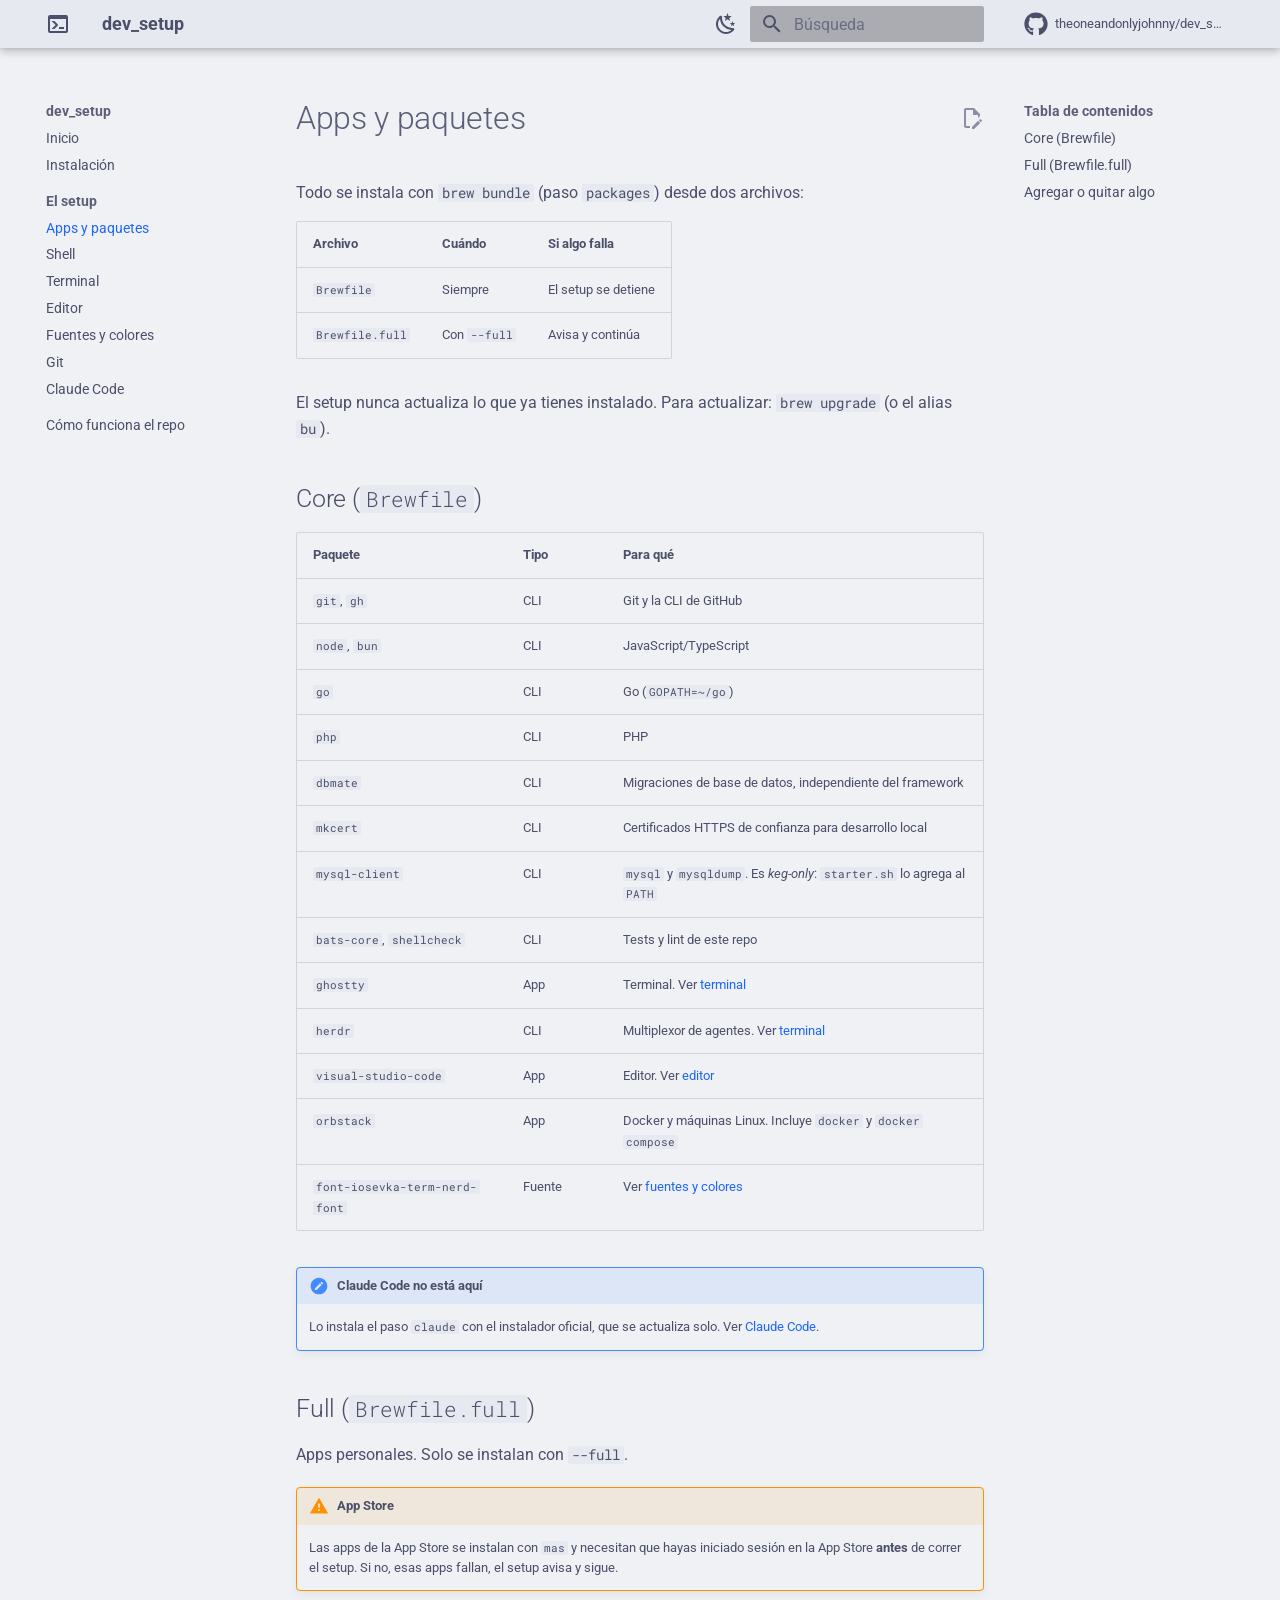
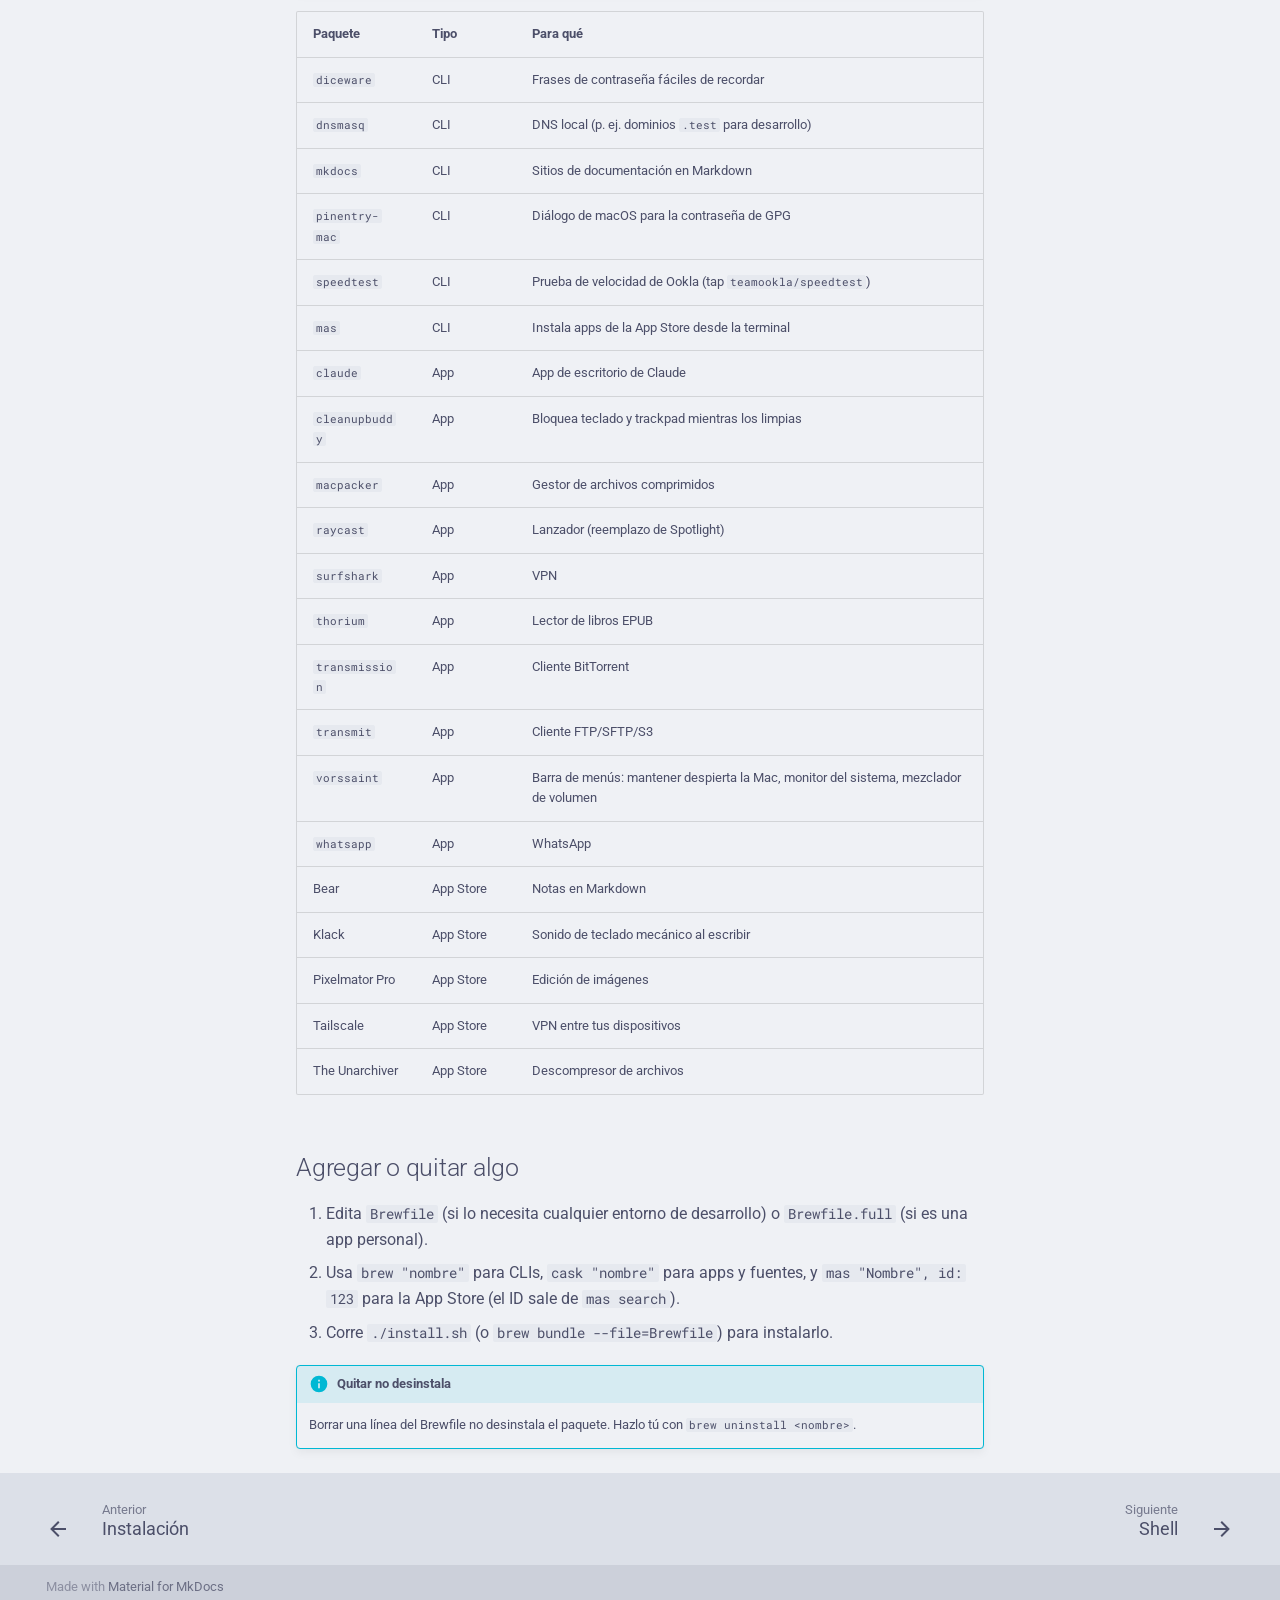
<file: apps/index.html>
<!doctype html>
<html lang="es" class="no-js">
  <head>
    
      <meta charset="utf-8">
      <meta name="viewport" content="width=device-width,initial-scale=1">
      
        <meta name="description" content="Mi entorno de desarrollo para macOS (Apple Silicon), documentado y reproducible con un solo script.">
      
      
        <meta name="author" content="Juan Guzman">
      
      
        <link rel="canonical" href="https://theoneandonlyjohnny.github.io/dev_setup/apps/">
      
      
        <link rel="prev" href="../install/">
      
      
        <link rel="next" href="../shell/">
      
      
        
      
      
      <link rel="icon" href="../assets/images/favicon.png">
      <meta name="generator" content="mkdocs-1.6.1, mkdocs-material-9.7.7">
    
    
      
        <title>Apps y paquetes - dev_setup</title>
      
    
    
      <link rel="stylesheet" href="../assets/stylesheets/main.ec1eaa64.min.css">
      
        
        <link rel="stylesheet" href="../assets/stylesheets/palette.ab4e12ef.min.css">
      
      


    
    
      
    
    
      
        
        
        <link rel="preconnect" href="https://fonts.gstatic.com" crossorigin>
        <link rel="stylesheet" href="https://fonts.googleapis.com/css?family=Roboto:300,300i,400,400i,700,700i%7CRoboto+Mono:400,400i,700,700i&display=fallback">
        <style>:root{--md-text-font:"Roboto";--md-code-font:"Roboto Mono"}</style>
      
    
    
      <link rel="stylesheet" href="../stylesheets/catppuccin.css">
    
    <script>__md_scope=new URL("..",location),__md_hash=e=>[...e].reduce(((e,_)=>(e<<5)-e+_.charCodeAt(0)),0),__md_get=(e,_=localStorage,t=__md_scope)=>JSON.parse(_.getItem(t.pathname+"."+e)),__md_set=(e,_,t=localStorage,a=__md_scope)=>{try{t.setItem(a.pathname+"."+e,JSON.stringify(_))}catch(e){}}</script>
    
      

    
    
  </head>
  
  
    
    
      
    
    
    
    
    <body dir="ltr" data-md-color-scheme="default" data-md-color-primary="custom" data-md-color-accent="custom">
  
    
    <input class="md-toggle" data-md-toggle="drawer" type="checkbox" id="__drawer" autocomplete="off">
    <input class="md-toggle" data-md-toggle="search" type="checkbox" id="__search" autocomplete="off">
    <label class="md-overlay" for="__drawer"></label>
    <div data-md-component="skip">
      
        
        <a href="#apps-y-paquetes" class="md-skip">
          Saltar a contenido
        </a>
      
    </div>
    <div data-md-component="announce">
      
    </div>
    
    
      

  

<header class="md-header md-header--shadow" data-md-component="header">
  <nav class="md-header__inner md-grid" aria-label="Cabecera">
    <a href=".." title="dev_setup" class="md-header__button md-logo" aria-label="dev_setup" data-md-component="logo">
      
  
  <svg xmlns="http://www.w3.org/2000/svg" viewBox="0 0 24 24"><path d="M20 19V7H4v12zm0-16a2 2 0 0 1 2 2v14a2 2 0 0 1-2 2H4a2 2 0 0 1-2-2V5a2 2 0 0 1 2-2zm-7 14v-2h5v2zm-3.42-4L5.57 9H8.4l3.3 3.3c.39.39.39 1.03 0 1.42L8.42 17H5.59z"/></svg>

    </a>
    <label class="md-header__button md-icon" for="__drawer">
      
      <svg xmlns="http://www.w3.org/2000/svg" viewBox="0 0 24 24"><path d="M3 6h18v2H3zm0 5h18v2H3zm0 5h18v2H3z"/></svg>
    </label>
    <div class="md-header__title" data-md-component="header-title">
      <div class="md-header__ellipsis">
        <div class="md-header__topic">
          <span class="md-ellipsis">
            dev_setup
          </span>
        </div>
        <div class="md-header__topic" data-md-component="header-topic">
          <span class="md-ellipsis">
            
              Apps y paquetes
            
          </span>
        </div>
      </div>
    </div>
    
      
        <form class="md-header__option" data-md-component="palette">
  
    
    
    
    <input class="md-option" data-md-color-media="(prefers-color-scheme: light)" data-md-color-scheme="default" data-md-color-primary="custom" data-md-color-accent="custom"  aria-label="Cambiar a modo oscuro"  type="radio" name="__palette" id="__palette_0">
    
      <label class="md-header__button md-icon" title="Cambiar a modo oscuro" for="__palette_1" hidden>
        <svg xmlns="http://www.w3.org/2000/svg" viewBox="0 0 24 24"><path d="m17.75 4.09-2.53 1.94.91 3.06-2.63-1.81-2.63 1.81.91-3.06-2.53-1.94L12.44 4l1.06-3 1.06 3zm3.5 6.91-1.64 1.25.59 1.98-1.7-1.17-1.7 1.17.59-1.98L15.75 11l2.06-.05L18.5 9l.69 1.95zm-2.28 4.95c.83-.08 1.72 1.1 1.19 1.85-.32.45-.66.87-1.08 1.27C15.17 23 8.84 23 4.94 19.07c-3.91-3.9-3.91-10.24 0-14.14.4-.4.82-.76 1.27-1.08.75-.53 1.93.36 1.85 1.19-.27 2.86.69 5.83 2.89 8.02a9.96 9.96 0 0 0 8.02 2.89m-1.64 2.02a12.08 12.08 0 0 1-7.8-3.47c-2.17-2.19-3.33-5-3.49-7.82-2.81 3.14-2.7 7.96.31 10.98 3.02 3.01 7.84 3.12 10.98.31"/></svg>
      </label>
    
  
    
    
    
    <input class="md-option" data-md-color-media="(prefers-color-scheme: dark)" data-md-color-scheme="slate" data-md-color-primary="custom" data-md-color-accent="custom"  aria-label="Cambiar a modo claro"  type="radio" name="__palette" id="__palette_1">
    
      <label class="md-header__button md-icon" title="Cambiar a modo claro" for="__palette_0" hidden>
        <svg xmlns="http://www.w3.org/2000/svg" viewBox="0 0 24 24"><path d="M12 7a5 5 0 0 1 5 5 5 5 0 0 1-5 5 5 5 0 0 1-5-5 5 5 0 0 1 5-5m0 2a3 3 0 0 0-3 3 3 3 0 0 0 3 3 3 3 0 0 0 3-3 3 3 0 0 0-3-3m0-7 2.39 3.42C13.65 5.15 12.84 5 12 5s-1.65.15-2.39.42zM3.34 7l4.16-.35A7.2 7.2 0 0 0 5.94 8.5c-.44.74-.69 1.5-.83 2.29zm.02 10 1.76-3.77a7.131 7.131 0 0 0 2.38 4.14zM20.65 7l-1.77 3.79a7.02 7.02 0 0 0-2.38-4.15zm-.01 10-4.14.36c.59-.51 1.12-1.14 1.54-1.86.42-.73.69-1.5.83-2.29zM12 22l-2.41-3.44c.74.27 1.55.44 2.41.44.82 0 1.63-.17 2.37-.44z"/></svg>
      </label>
    
  
</form>
      
    
    
      <script>var palette=__md_get("__palette");if(palette&&palette.color){if("(prefers-color-scheme)"===palette.color.media){var media=matchMedia("(prefers-color-scheme: light)"),input=document.querySelector(media.matches?"[data-md-color-media='(prefers-color-scheme: light)']":"[data-md-color-media='(prefers-color-scheme: dark)']");palette.color.media=input.getAttribute("data-md-color-media"),palette.color.scheme=input.getAttribute("data-md-color-scheme"),palette.color.primary=input.getAttribute("data-md-color-primary"),palette.color.accent=input.getAttribute("data-md-color-accent")}for(var[key,value]of Object.entries(palette.color))document.body.setAttribute("data-md-color-"+key,value)}</script>
    
    
    
      
      
        <label class="md-header__button md-icon" for="__search">
          
          <svg xmlns="http://www.w3.org/2000/svg" viewBox="0 0 24 24"><path d="M9.5 3A6.5 6.5 0 0 1 16 9.5c0 1.61-.59 3.09-1.56 4.23l.27.27h.79l5 5-1.5 1.5-5-5v-.79l-.27-.27A6.52 6.52 0 0 1 9.5 16 6.5 6.5 0 0 1 3 9.5 6.5 6.5 0 0 1 9.5 3m0 2C7 5 5 7 5 9.5S7 14 9.5 14 14 12 14 9.5 12 5 9.5 5"/></svg>
        </label>
        <div class="md-search" data-md-component="search" role="dialog">
  <label class="md-search__overlay" for="__search"></label>
  <div class="md-search__inner" role="search">
    <form class="md-search__form" name="search">
      <input type="text" class="md-search__input" name="query" aria-label="Búsqueda" placeholder="Búsqueda" autocapitalize="off" autocorrect="off" autocomplete="off" spellcheck="false" data-md-component="search-query" required>
      <label class="md-search__icon md-icon" for="__search">
        
        <svg xmlns="http://www.w3.org/2000/svg" viewBox="0 0 24 24"><path d="M9.5 3A6.5 6.5 0 0 1 16 9.5c0 1.61-.59 3.09-1.56 4.23l.27.27h.79l5 5-1.5 1.5-5-5v-.79l-.27-.27A6.52 6.52 0 0 1 9.5 16 6.5 6.5 0 0 1 3 9.5 6.5 6.5 0 0 1 9.5 3m0 2C7 5 5 7 5 9.5S7 14 9.5 14 14 12 14 9.5 12 5 9.5 5"/></svg>
        
        <svg xmlns="http://www.w3.org/2000/svg" viewBox="0 0 24 24"><path d="M20 11v2H8l5.5 5.5-1.42 1.42L4.16 12l7.92-7.92L13.5 5.5 8 11z"/></svg>
      </label>
      <nav class="md-search__options" aria-label="Buscar">
        
        <button type="reset" class="md-search__icon md-icon" title="Limpiar" aria-label="Limpiar" tabindex="-1">
          
          <svg xmlns="http://www.w3.org/2000/svg" viewBox="0 0 24 24"><path d="M19 6.41 17.59 5 12 10.59 6.41 5 5 6.41 10.59 12 5 17.59 6.41 19 12 13.41 17.59 19 19 17.59 13.41 12z"/></svg>
        </button>
      </nav>
      
        <div class="md-search__suggest" data-md-component="search-suggest"></div>
      
    </form>
    <div class="md-search__output">
      <div class="md-search__scrollwrap" tabindex="0" data-md-scrollfix>
        <div class="md-search-result" data-md-component="search-result">
          <div class="md-search-result__meta">
            Inicializando búsqueda
          </div>
          <ol class="md-search-result__list" role="presentation"></ol>
        </div>
      </div>
    </div>
  </div>
</div>
      
    
    
      <div class="md-header__source">
        <a href="https://github.com/theoneandonlyjohnny/dev_setup" title="Ir al repositorio" class="md-source" data-md-component="source">
  <div class="md-source__icon md-icon">
    
    <svg xmlns="http://www.w3.org/2000/svg" viewBox="0 0 512 512"><!--! Font Awesome Free 7.1.0 by @fontawesome - https://fontawesome.com License - https://fontawesome.com/license/free (Icons: CC BY 4.0, Fonts: SIL OFL 1.1, Code: MIT License) Copyright 2025 Fonticons, Inc.--><path d="M173.9 397.4c0 2-2.3 3.6-5.2 3.6-3.3.3-5.6-1.3-5.6-3.6 0-2 2.3-3.6 5.2-3.6 3-.3 5.6 1.3 5.6 3.6m-31.1-4.5c-.7 2 1.3 4.3 4.3 4.9 2.6 1 5.6 0 6.2-2s-1.3-4.3-4.3-5.2c-2.6-.7-5.5.3-6.2 2.3m44.2-1.7c-2.9.7-4.9 2.6-4.6 4.9.3 2 2.9 3.3 5.9 2.6 2.9-.7 4.9-2.6 4.6-4.6-.3-1.9-3-3.2-5.9-2.9M252.8 8C114.1 8 8 113.3 8 252c0 110.9 69.8 205.8 169.5 239.2 12.8 2.3 17.3-5.6 17.3-12.1 0-6.2-.3-40.4-.3-61.4 0 0-70 15-84.7-29.8 0 0-11.4-29.1-27.8-36.6 0 0-22.9-15.7 1.6-15.4 0 0 24.9 2 38.6 25.8 21.9 38.6 58.6 27.5 72.9 20.9 2.3-16 8.8-27.1 16-33.7-55.9-6.2-112.3-14.3-112.3-110.5 0-27.5 7.6-41.3 23.6-58.9-2.6-6.5-11.1-33.3 2.6-67.9 20.9-6.5 69 27 69 27 20-5.6 41.5-8.5 62.8-8.5s42.8 2.9 62.8 8.5c0 0 48.1-33.6 69-27 13.7 34.7 5.2 61.4 2.6 67.9 16 17.7 25.8 31.5 25.8 58.9 0 96.5-58.9 104.2-114.8 110.5 9.2 7.9 17 22.9 17 46.4 0 33.7-.3 75.4-.3 83.6 0 6.5 4.6 14.4 17.3 12.1C436.2 457.8 504 362.9 504 252 504 113.3 391.5 8 252.8 8M105.2 352.9c-1.3 1-1 3.3.7 5.2 1.6 1.6 3.9 2.3 5.2 1 1.3-1 1-3.3-.7-5.2-1.6-1.6-3.9-2.3-5.2-1m-10.8-8.1c-.7 1.3.3 2.9 2.3 3.9 1.6 1 3.6.7 4.3-.7.7-1.3-.3-2.9-2.3-3.9-2-.6-3.6-.3-4.3.7m32.4 35.6c-1.6 1.3-1 4.3 1.3 6.2 2.3 2.3 5.2 2.6 6.5 1 1.3-1.3.7-4.3-1.3-6.2-2.2-2.3-5.2-2.6-6.5-1m-11.4-14.7c-1.6 1-1.6 3.6 0 5.9s4.3 3.3 5.6 2.3c1.6-1.3 1.6-3.9 0-6.2-1.4-2.3-4-3.3-5.6-2"/></svg>
  </div>
  <div class="md-source__repository">
    theoneandonlyjohnny/dev_setup
  </div>
</a>
      </div>
    
  </nav>
  
</header>
    
    <div class="md-container" data-md-component="container">
      
      
        
          
        
      
      <main class="md-main" data-md-component="main">
        <div class="md-main__inner md-grid">
          
            
              
              <div class="md-sidebar md-sidebar--primary" data-md-component="sidebar" data-md-type="navigation" >
                <div class="md-sidebar__scrollwrap">
                  <div class="md-sidebar__inner">
                    



<nav class="md-nav md-nav--primary" aria-label="Navegación" data-md-level="0">
  <label class="md-nav__title" for="__drawer">
    <a href=".." title="dev_setup" class="md-nav__button md-logo" aria-label="dev_setup" data-md-component="logo">
      
  
  <svg xmlns="http://www.w3.org/2000/svg" viewBox="0 0 24 24"><path d="M20 19V7H4v12zm0-16a2 2 0 0 1 2 2v14a2 2 0 0 1-2 2H4a2 2 0 0 1-2-2V5a2 2 0 0 1 2-2zm-7 14v-2h5v2zm-3.42-4L5.57 9H8.4l3.3 3.3c.39.39.39 1.03 0 1.42L8.42 17H5.59z"/></svg>

    </a>
    dev_setup
  </label>
  
    <div class="md-nav__source">
      <a href="https://github.com/theoneandonlyjohnny/dev_setup" title="Ir al repositorio" class="md-source" data-md-component="source">
  <div class="md-source__icon md-icon">
    
    <svg xmlns="http://www.w3.org/2000/svg" viewBox="0 0 512 512"><!--! Font Awesome Free 7.1.0 by @fontawesome - https://fontawesome.com License - https://fontawesome.com/license/free (Icons: CC BY 4.0, Fonts: SIL OFL 1.1, Code: MIT License) Copyright 2025 Fonticons, Inc.--><path d="M173.9 397.4c0 2-2.3 3.6-5.2 3.6-3.3.3-5.6-1.3-5.6-3.6 0-2 2.3-3.6 5.2-3.6 3-.3 5.6 1.3 5.6 3.6m-31.1-4.5c-.7 2 1.3 4.3 4.3 4.9 2.6 1 5.6 0 6.2-2s-1.3-4.3-4.3-5.2c-2.6-.7-5.5.3-6.2 2.3m44.2-1.7c-2.9.7-4.9 2.6-4.6 4.9.3 2 2.9 3.3 5.9 2.6 2.9-.7 4.9-2.6 4.6-4.6-.3-1.9-3-3.2-5.9-2.9M252.8 8C114.1 8 8 113.3 8 252c0 110.9 69.8 205.8 169.5 239.2 12.8 2.3 17.3-5.6 17.3-12.1 0-6.2-.3-40.4-.3-61.4 0 0-70 15-84.7-29.8 0 0-11.4-29.1-27.8-36.6 0 0-22.9-15.7 1.6-15.4 0 0 24.9 2 38.6 25.8 21.9 38.6 58.6 27.5 72.9 20.9 2.3-16 8.8-27.1 16-33.7-55.9-6.2-112.3-14.3-112.3-110.5 0-27.5 7.6-41.3 23.6-58.9-2.6-6.5-11.1-33.3 2.6-67.9 20.9-6.5 69 27 69 27 20-5.6 41.5-8.5 62.8-8.5s42.8 2.9 62.8 8.5c0 0 48.1-33.6 69-27 13.7 34.7 5.2 61.4 2.6 67.9 16 17.7 25.8 31.5 25.8 58.9 0 96.5-58.9 104.2-114.8 110.5 9.2 7.9 17 22.9 17 46.4 0 33.7-.3 75.4-.3 83.6 0 6.5 4.6 14.4 17.3 12.1C436.2 457.8 504 362.9 504 252 504 113.3 391.5 8 252.8 8M105.2 352.9c-1.3 1-1 3.3.7 5.2 1.6 1.6 3.9 2.3 5.2 1 1.3-1 1-3.3-.7-5.2-1.6-1.6-3.9-2.3-5.2-1m-10.8-8.1c-.7 1.3.3 2.9 2.3 3.9 1.6 1 3.6.7 4.3-.7.7-1.3-.3-2.9-2.3-3.9-2-.6-3.6-.3-4.3.7m32.4 35.6c-1.6 1.3-1 4.3 1.3 6.2 2.3 2.3 5.2 2.6 6.5 1 1.3-1.3.7-4.3-1.3-6.2-2.2-2.3-5.2-2.6-6.5-1m-11.4-14.7c-1.6 1-1.6 3.6 0 5.9s4.3 3.3 5.6 2.3c1.6-1.3 1.6-3.9 0-6.2-1.4-2.3-4-3.3-5.6-2"/></svg>
  </div>
  <div class="md-source__repository">
    theoneandonlyjohnny/dev_setup
  </div>
</a>
    </div>
  
  <ul class="md-nav__list" data-md-scrollfix>
    
      
      
  
  
  
  
    <li class="md-nav__item">
      <a href=".." class="md-nav__link">
        
  
  
  <span class="md-ellipsis">
    
  
    Inicio
  

    
  </span>
  
  

      </a>
    </li>
  

    
      
      
  
  
  
  
    <li class="md-nav__item">
      <a href="../install/" class="md-nav__link">
        
  
  
  <span class="md-ellipsis">
    
  
    Instalación
  

    
  </span>
  
  

      </a>
    </li>
  

    
      
      
  
  
    
  
  
  
    
    
    
    
      
        
        
      
    
    
    <li class="md-nav__item md-nav__item--active md-nav__item--section md-nav__item--nested">
      
        
        
        <input class="md-nav__toggle md-toggle " type="checkbox" id="__nav_3" checked>
        
          
          <label class="md-nav__link" for="__nav_3" id="__nav_3_label" tabindex="">
            
  
  
  <span class="md-ellipsis">
    
  
    El setup
  

    
  </span>
  
  

            <span class="md-nav__icon md-icon"></span>
          </label>
        
        <nav class="md-nav" data-md-level="1" aria-labelledby="__nav_3_label" aria-expanded="true">
          <label class="md-nav__title" for="__nav_3">
            <span class="md-nav__icon md-icon"></span>
            
  
    El setup
  

          </label>
          <ul class="md-nav__list" data-md-scrollfix>
            
              
                
  
  
    
  
  
  
    <li class="md-nav__item md-nav__item--active">
      
      <input class="md-nav__toggle md-toggle" type="checkbox" id="__toc">
      
      
        
      
      
        <label class="md-nav__link md-nav__link--active" for="__toc">
          
  
  
  <span class="md-ellipsis">
    
  
    Apps y paquetes
  

    
  </span>
  
  

          <span class="md-nav__icon md-icon"></span>
        </label>
      
      <a href="./" class="md-nav__link md-nav__link--active">
        
  
  
  <span class="md-ellipsis">
    
  
    Apps y paquetes
  

    
  </span>
  
  

      </a>
      
        

<nav class="md-nav md-nav--secondary" aria-label="Tabla de contenidos">
  
  
  
    
  
  
    <label class="md-nav__title" for="__toc">
      <span class="md-nav__icon md-icon"></span>
      Tabla de contenidos
    </label>
    <ul class="md-nav__list" data-md-component="toc" data-md-scrollfix>
      
        <li class="md-nav__item">
  <a href="#core-brewfile" class="md-nav__link">
    <span class="md-ellipsis">
      
        Core (Brewfile)
      
    </span>
  </a>
  
</li>
      
        <li class="md-nav__item">
  <a href="#full-brewfilefull" class="md-nav__link">
    <span class="md-ellipsis">
      
        Full (Brewfile.full)
      
    </span>
  </a>
  
</li>
      
        <li class="md-nav__item">
  <a href="#agregar-o-quitar-algo" class="md-nav__link">
    <span class="md-ellipsis">
      
        Agregar o quitar algo
      
    </span>
  </a>
  
</li>
      
    </ul>
  
</nav>
      
    </li>
  

              
            
              
                
  
  
  
  
    <li class="md-nav__item">
      <a href="../shell/" class="md-nav__link">
        
  
  
  <span class="md-ellipsis">
    
  
    Shell
  

    
  </span>
  
  

      </a>
    </li>
  

              
            
              
                
  
  
  
  
    <li class="md-nav__item">
      <a href="../terminal/" class="md-nav__link">
        
  
  
  <span class="md-ellipsis">
    
  
    Terminal
  

    
  </span>
  
  

      </a>
    </li>
  

              
            
              
                
  
  
  
  
    <li class="md-nav__item">
      <a href="../editor/" class="md-nav__link">
        
  
  
  <span class="md-ellipsis">
    
  
    Editor
  

    
  </span>
  
  

      </a>
    </li>
  

              
            
              
                
  
  
  
  
    <li class="md-nav__item">
      <a href="../fonts-and-colors/" class="md-nav__link">
        
  
  
  <span class="md-ellipsis">
    
  
    Fuentes y colores
  

    
  </span>
  
  

      </a>
    </li>
  

              
            
              
                
  
  
  
  
    <li class="md-nav__item">
      <a href="../git/" class="md-nav__link">
        
  
  
  <span class="md-ellipsis">
    
  
    Git
  

    
  </span>
  
  

      </a>
    </li>
  

              
            
              
                
  
  
  
  
    <li class="md-nav__item">
      <a href="../claude-code/" class="md-nav__link">
        
  
  
  <span class="md-ellipsis">
    
  
    Claude Code
  

    
  </span>
  
  

      </a>
    </li>
  

              
            
          </ul>
        </nav>
      
    </li>
  

    
      
      
  
  
  
  
    <li class="md-nav__item">
      <a href="../repository/" class="md-nav__link">
        
  
  
  <span class="md-ellipsis">
    
  
    Cómo funciona el repo
  

    
  </span>
  
  

      </a>
    </li>
  

    
  </ul>
</nav>
                  </div>
                </div>
              </div>
            
            
              
              <div class="md-sidebar md-sidebar--secondary" data-md-component="sidebar" data-md-type="toc" >
                <div class="md-sidebar__scrollwrap">
                  <div class="md-sidebar__inner">
                    

<nav class="md-nav md-nav--secondary" aria-label="Tabla de contenidos">
  
  
  
    
  
  
    <label class="md-nav__title" for="__toc">
      <span class="md-nav__icon md-icon"></span>
      Tabla de contenidos
    </label>
    <ul class="md-nav__list" data-md-component="toc" data-md-scrollfix>
      
        <li class="md-nav__item">
  <a href="#core-brewfile" class="md-nav__link">
    <span class="md-ellipsis">
      
        Core (Brewfile)
      
    </span>
  </a>
  
</li>
      
        <li class="md-nav__item">
  <a href="#full-brewfilefull" class="md-nav__link">
    <span class="md-ellipsis">
      
        Full (Brewfile.full)
      
    </span>
  </a>
  
</li>
      
        <li class="md-nav__item">
  <a href="#agregar-o-quitar-algo" class="md-nav__link">
    <span class="md-ellipsis">
      
        Agregar o quitar algo
      
    </span>
  </a>
  
</li>
      
    </ul>
  
</nav>
                  </div>
                </div>
              </div>
            
          
          
            <div class="md-content" data-md-component="content">
              
              <article class="md-content__inner md-typeset">
                
                  


  
    <a href="https://github.com/theoneandonlyjohnny/dev_setup/edit/main/docs/apps.md" title="Editar esta página" class="md-content__button md-icon" rel="edit">
      
      <svg xmlns="http://www.w3.org/2000/svg" viewBox="0 0 24 24"><path d="M10 20H6V4h7v5h5v3.1l2-2V8l-6-6H6c-1.1 0-2 .9-2 2v16c0 1.1.9 2 2 2h4zm10.2-7c.1 0 .3.1.4.2l1.3 1.3c.2.2.2.6 0 .8l-1 1-2.1-2.1 1-1c.1-.1.2-.2.4-.2m0 3.9L14.1 23H12v-2.1l6.1-6.1z"/></svg>
    </a>
  
  


<h1 id="apps-y-paquetes">Apps y paquetes<a class="headerlink" href="#apps-y-paquetes" title="Permanent link">&para;</a></h1>
<p>Todo se instala con <code>brew bundle</code> (paso <code>packages</code>) desde dos archivos:</p>
<table>
<thead>
<tr>
<th>Archivo</th>
<th>Cuándo</th>
<th>Si algo falla</th>
</tr>
</thead>
<tbody>
<tr>
<td><code>Brewfile</code></td>
<td>Siempre</td>
<td>El setup se detiene</td>
</tr>
<tr>
<td><code>Brewfile.full</code></td>
<td>Con <code>--full</code></td>
<td>Avisa y continúa</td>
</tr>
</tbody>
</table>
<p>El setup nunca actualiza lo que ya tienes instalado. Para actualizar: <code>brew upgrade</code> (o el alias <code>bu</code>).</p>
<h2 id="core-brewfile">Core (<code>Brewfile</code>)<a class="headerlink" href="#core-brewfile" title="Permanent link">&para;</a></h2>
<table>
<thead>
<tr>
<th>Paquete</th>
<th>Tipo</th>
<th>Para qué</th>
</tr>
</thead>
<tbody>
<tr>
<td><code>git</code>, <code>gh</code></td>
<td>CLI</td>
<td>Git y la CLI de GitHub</td>
</tr>
<tr>
<td><code>node</code>, <code>bun</code></td>
<td>CLI</td>
<td>JavaScript/TypeScript</td>
</tr>
<tr>
<td><code>go</code></td>
<td>CLI</td>
<td>Go (<code>GOPATH=~/go</code>)</td>
</tr>
<tr>
<td><code>php</code></td>
<td>CLI</td>
<td>PHP</td>
</tr>
<tr>
<td><code>dbmate</code></td>
<td>CLI</td>
<td>Migraciones de base de datos, independiente del framework</td>
</tr>
<tr>
<td><code>mkcert</code></td>
<td>CLI</td>
<td>Certificados HTTPS de confianza para desarrollo local</td>
</tr>
<tr>
<td><code>mysql-client</code></td>
<td>CLI</td>
<td><code>mysql</code> y <code>mysqldump</code>. Es <em>keg-only</em>: <code>starter.sh</code> lo agrega al <code>PATH</code></td>
</tr>
<tr>
<td><code>bats-core</code>, <code>shellcheck</code></td>
<td>CLI</td>
<td>Tests y lint de este repo</td>
</tr>
<tr>
<td><code>ghostty</code></td>
<td>App</td>
<td>Terminal. Ver <a href="../terminal/">terminal</a></td>
</tr>
<tr>
<td><code>herdr</code></td>
<td>CLI</td>
<td>Multiplexor de agentes. Ver <a href="../terminal/#herdr">terminal</a></td>
</tr>
<tr>
<td><code>visual-studio-code</code></td>
<td>App</td>
<td>Editor. Ver <a href="../editor/">editor</a></td>
</tr>
<tr>
<td><code>orbstack</code></td>
<td>App</td>
<td>Docker y máquinas Linux. Incluye <code>docker</code> y <code>docker compose</code></td>
</tr>
<tr>
<td><code>font-iosevka-term-nerd-font</code></td>
<td>Fuente</td>
<td>Ver <a href="../fonts-and-colors/">fuentes y colores</a></td>
</tr>
</tbody>
</table>
<div class="admonition note">
<p class="admonition-title">Claude Code no está aquí</p>
<p>Lo instala el paso <code>claude</code> con el instalador oficial, que se actualiza solo. Ver <a href="../claude-code/">Claude Code</a>.</p>
</div>
<h2 id="full-brewfilefull">Full (<code>Brewfile.full</code>)<a class="headerlink" href="#full-brewfilefull" title="Permanent link">&para;</a></h2>
<p>Apps personales. Solo se instalan con <code>--full</code>.</p>
<div class="admonition warning">
<p class="admonition-title">App Store</p>
<p>Las apps de la App Store se instalan con <code>mas</code> y necesitan que hayas iniciado sesión en la App Store <strong>antes</strong> de correr el setup. Si no, esas apps fallan, el setup avisa y sigue.</p>
</div>
<table>
<thead>
<tr>
<th>Paquete</th>
<th>Tipo</th>
<th>Para qué</th>
</tr>
</thead>
<tbody>
<tr>
<td><code>diceware</code></td>
<td>CLI</td>
<td>Frases de contraseña fáciles de recordar</td>
</tr>
<tr>
<td><code>dnsmasq</code></td>
<td>CLI</td>
<td>DNS local (p. ej. dominios <code>.test</code> para desarrollo)</td>
</tr>
<tr>
<td><code>mkdocs</code></td>
<td>CLI</td>
<td>Sitios de documentación en Markdown</td>
</tr>
<tr>
<td><code>pinentry-mac</code></td>
<td>CLI</td>
<td>Diálogo de macOS para la contraseña de GPG</td>
</tr>
<tr>
<td><code>speedtest</code></td>
<td>CLI</td>
<td>Prueba de velocidad de Ookla (tap <code>teamookla/speedtest</code>)</td>
</tr>
<tr>
<td><code>mas</code></td>
<td>CLI</td>
<td>Instala apps de la App Store desde la terminal</td>
</tr>
<tr>
<td><code>claude</code></td>
<td>App</td>
<td>App de escritorio de Claude</td>
</tr>
<tr>
<td><code>cleanupbuddy</code></td>
<td>App</td>
<td>Bloquea teclado y trackpad mientras los limpias</td>
</tr>
<tr>
<td><code>macpacker</code></td>
<td>App</td>
<td>Gestor de archivos comprimidos</td>
</tr>
<tr>
<td><code>raycast</code></td>
<td>App</td>
<td>Lanzador (reemplazo de Spotlight)</td>
</tr>
<tr>
<td><code>surfshark</code></td>
<td>App</td>
<td>VPN</td>
</tr>
<tr>
<td><code>thorium</code></td>
<td>App</td>
<td>Lector de libros EPUB</td>
</tr>
<tr>
<td><code>transmission</code></td>
<td>App</td>
<td>Cliente BitTorrent</td>
</tr>
<tr>
<td><code>transmit</code></td>
<td>App</td>
<td>Cliente FTP/SFTP/S3</td>
</tr>
<tr>
<td><code>vorssaint</code></td>
<td>App</td>
<td>Barra de menús: mantener despierta la Mac, monitor del sistema, mezclador de volumen</td>
</tr>
<tr>
<td><code>whatsapp</code></td>
<td>App</td>
<td>WhatsApp</td>
</tr>
<tr>
<td>Bear</td>
<td>App Store</td>
<td>Notas en Markdown</td>
</tr>
<tr>
<td>Klack</td>
<td>App Store</td>
<td>Sonido de teclado mecánico al escribir</td>
</tr>
<tr>
<td>Pixelmator Pro</td>
<td>App Store</td>
<td>Edición de imágenes</td>
</tr>
<tr>
<td>Tailscale</td>
<td>App Store</td>
<td>VPN entre tus dispositivos</td>
</tr>
<tr>
<td>The Unarchiver</td>
<td>App Store</td>
<td>Descompresor de archivos</td>
</tr>
</tbody>
</table>
<h2 id="agregar-o-quitar-algo">Agregar o quitar algo<a class="headerlink" href="#agregar-o-quitar-algo" title="Permanent link">&para;</a></h2>
<ol>
<li>Edita <code>Brewfile</code> (si lo necesita cualquier entorno de desarrollo) o <code>Brewfile.full</code> (si es una app personal).</li>
<li>Usa <code>brew "nombre"</code> para CLIs, <code>cask "nombre"</code> para apps y fuentes, y <code>mas "Nombre", id: 123</code> para la App Store (el ID sale de <code>mas search</code>).</li>
<li>Corre <code>./install.sh</code> (o <code>brew bundle --file=Brewfile</code>) para instalarlo.</li>
</ol>
<div class="admonition info">
<p class="admonition-title">Quitar no desinstala</p>
<p>Borrar una línea del Brewfile no desinstala el paquete. Hazlo tú con <code>brew uninstall &lt;nombre&gt;</code>.</p>
</div>












                
              </article>
            </div>
          
          
<script>var target=document.getElementById(location.hash.slice(1));target&&target.name&&(target.checked=target.name.startsWith("__tabbed_"))</script>
        </div>
        
          <button type="button" class="md-top md-icon" data-md-component="top" hidden>
  
  <svg xmlns="http://www.w3.org/2000/svg" viewBox="0 0 24 24"><path d="M13 20h-2V8l-5.5 5.5-1.42-1.42L12 4.16l7.92 7.92-1.42 1.42L13 8z"/></svg>
  Volver al principio
</button>
        
      </main>
      
        <footer class="md-footer">
  
    
      
      <nav class="md-footer__inner md-grid" aria-label="Pie" >
        
          
          <a href="../install/" class="md-footer__link md-footer__link--prev" aria-label="Anterior: Instalación">
            <div class="md-footer__button md-icon">
              
              <svg xmlns="http://www.w3.org/2000/svg" viewBox="0 0 24 24"><path d="M20 11v2H8l5.5 5.5-1.42 1.42L4.16 12l7.92-7.92L13.5 5.5 8 11z"/></svg>
            </div>
            <div class="md-footer__title">
              <span class="md-footer__direction">
                Anterior
              </span>
              <div class="md-ellipsis">
                Instalación
              </div>
            </div>
          </a>
        
        
          
          <a href="../shell/" class="md-footer__link md-footer__link--next" aria-label="Siguiente: Shell">
            <div class="md-footer__title">
              <span class="md-footer__direction">
                Siguiente
              </span>
              <div class="md-ellipsis">
                Shell
              </div>
            </div>
            <div class="md-footer__button md-icon">
              
              <svg xmlns="http://www.w3.org/2000/svg" viewBox="0 0 24 24"><path d="M4 11v2h12l-5.5 5.5 1.42 1.42L19.84 12l-7.92-7.92L10.5 5.5 16 11z"/></svg>
            </div>
          </a>
        
      </nav>
    
  
  <div class="md-footer-meta md-typeset">
    <div class="md-footer-meta__inner md-grid">
      <div class="md-copyright">
  
  
    Made with
    <a href="https://squidfunk.github.io/mkdocs-material/" target="_blank" rel="noopener">
      Material for MkDocs
    </a>
  
</div>
      
    </div>
  </div>
</footer>
      
    </div>
    <div class="md-dialog" data-md-component="dialog">
      <div class="md-dialog__inner md-typeset"></div>
    </div>
    
    
    
      
      
      <script id="__config" type="application/json">{"annotate": null, "base": "..", "features": ["content.action.edit", "content.code.copy", "navigation.footer", "navigation.instant", "navigation.sections", "navigation.top", "navigation.tracking", "search.highlight", "search.suggest", "toc.follow"], "search": "../assets/javascripts/workers/search.2c215733.min.js", "tags": null, "translations": {"clipboard.copied": "Copiado al portapapeles", "clipboard.copy": "Copiar al portapapeles", "search.result.more.one": "1 m\u00e1s en esta p\u00e1gina", "search.result.more.other": "# m\u00e1s en esta p\u00e1gina", "search.result.none": "No se encontraron documentos", "search.result.one": "1 documento encontrado", "search.result.other": "# documentos encontrados", "search.result.placeholder": "Teclee para comenzar b\u00fasqueda", "search.result.term.missing": "Falta", "select.version": "Seleccionar versi\u00f3n"}, "version": null}</script>
    
    
      <script src="../assets/javascripts/bundle.d7400e89.min.js"></script>
      
    
  </body>
</html>
</file>
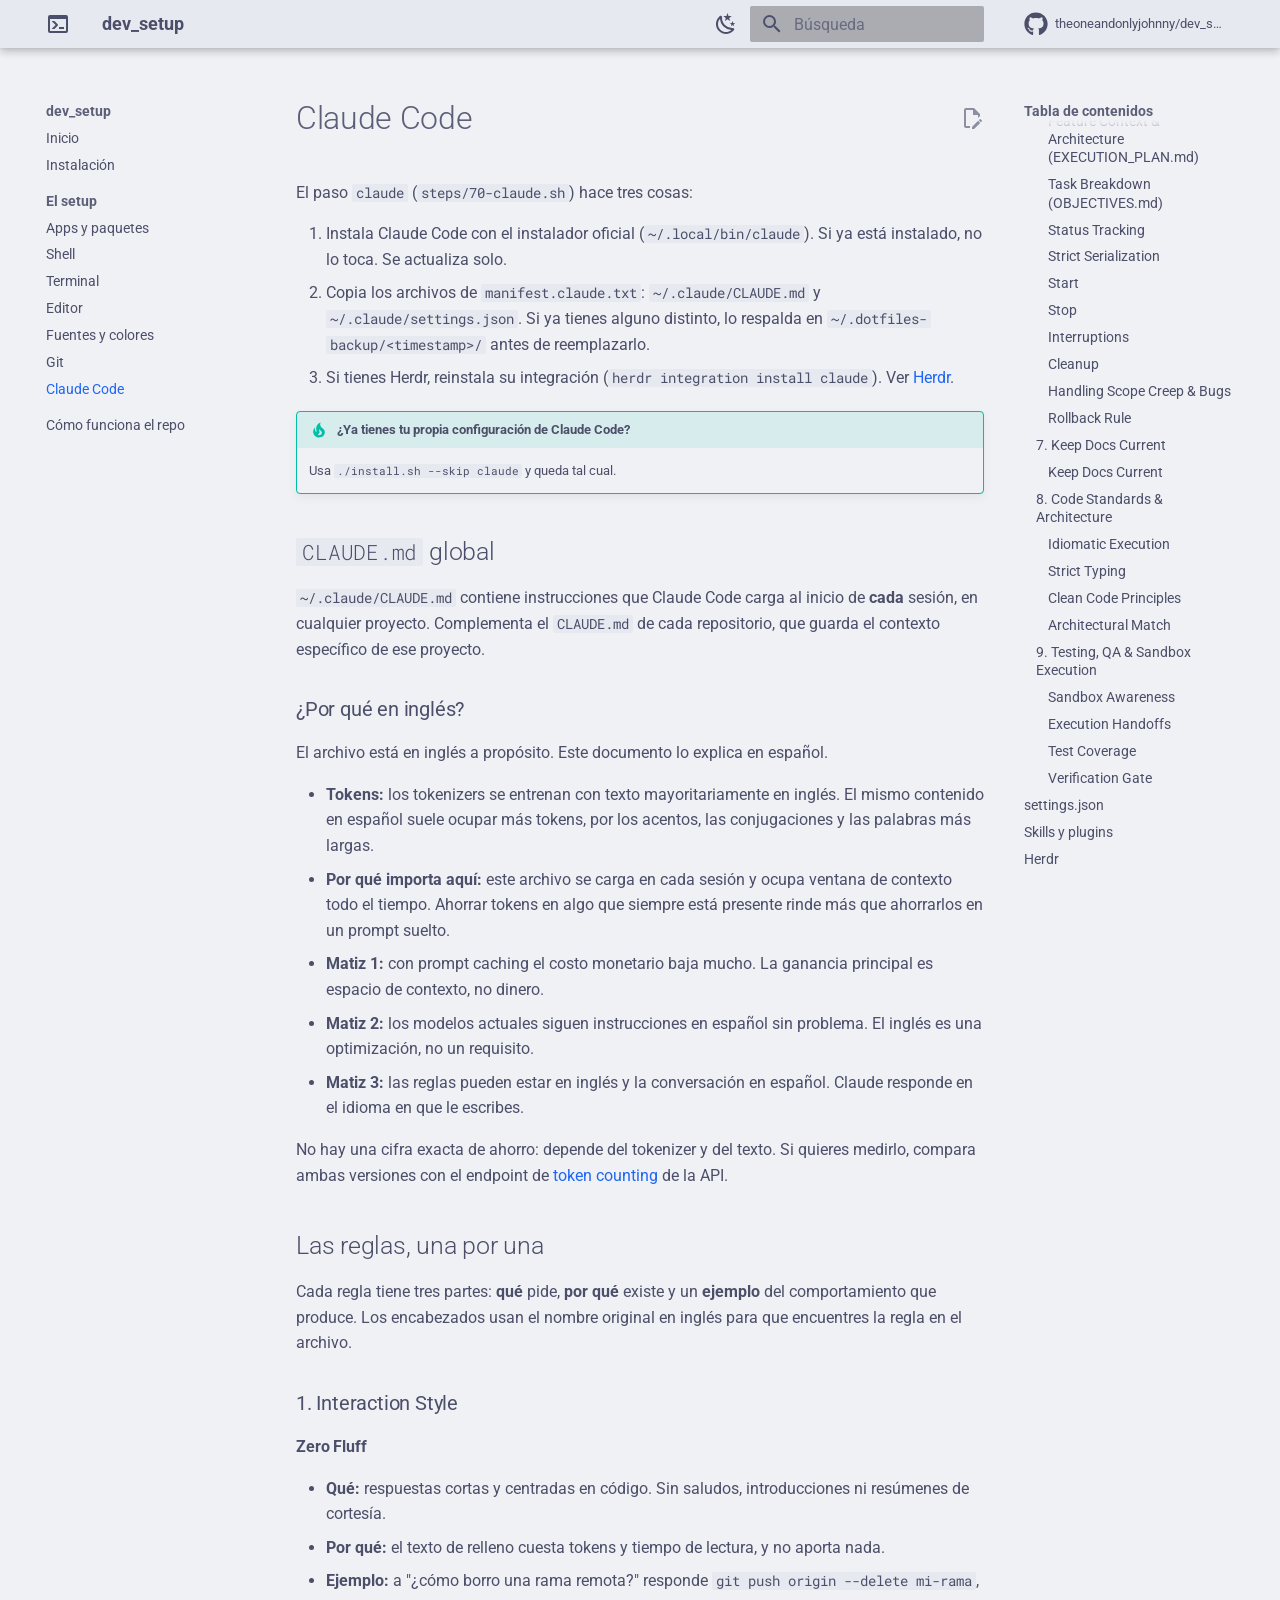
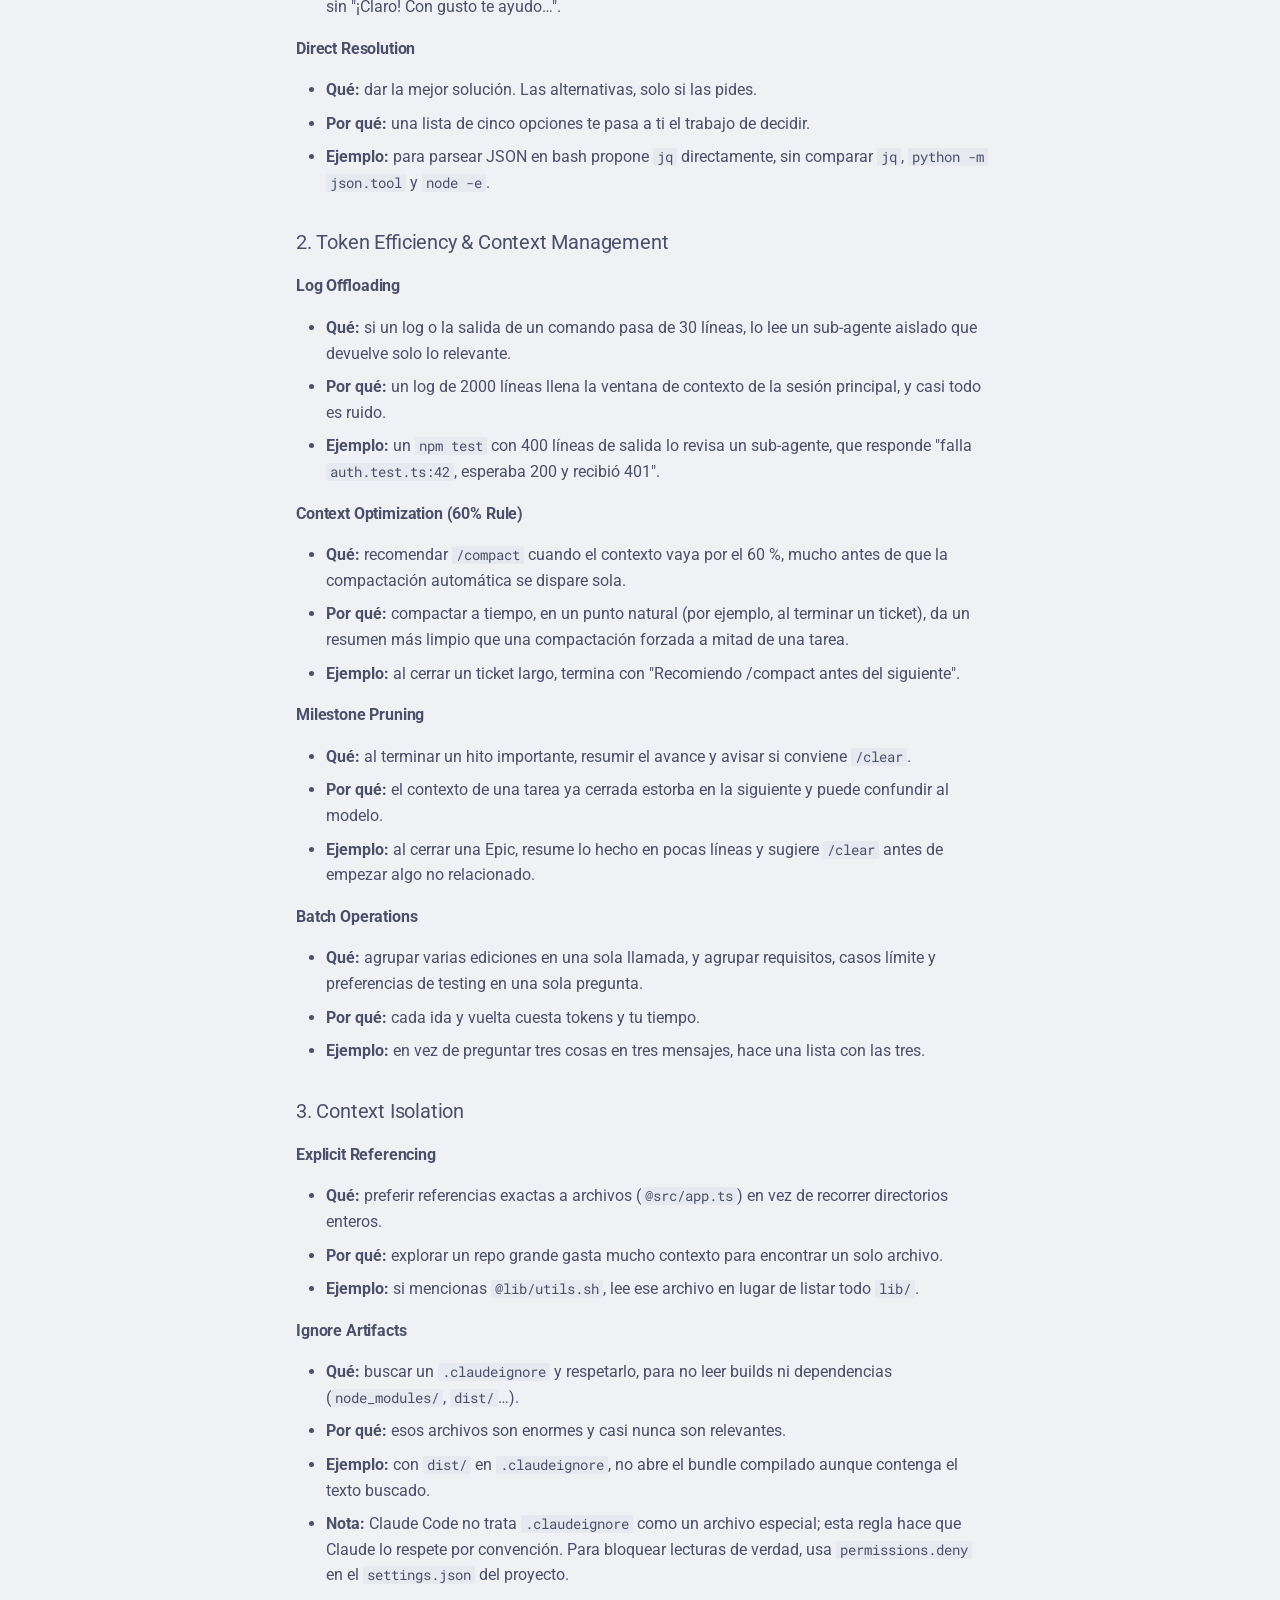
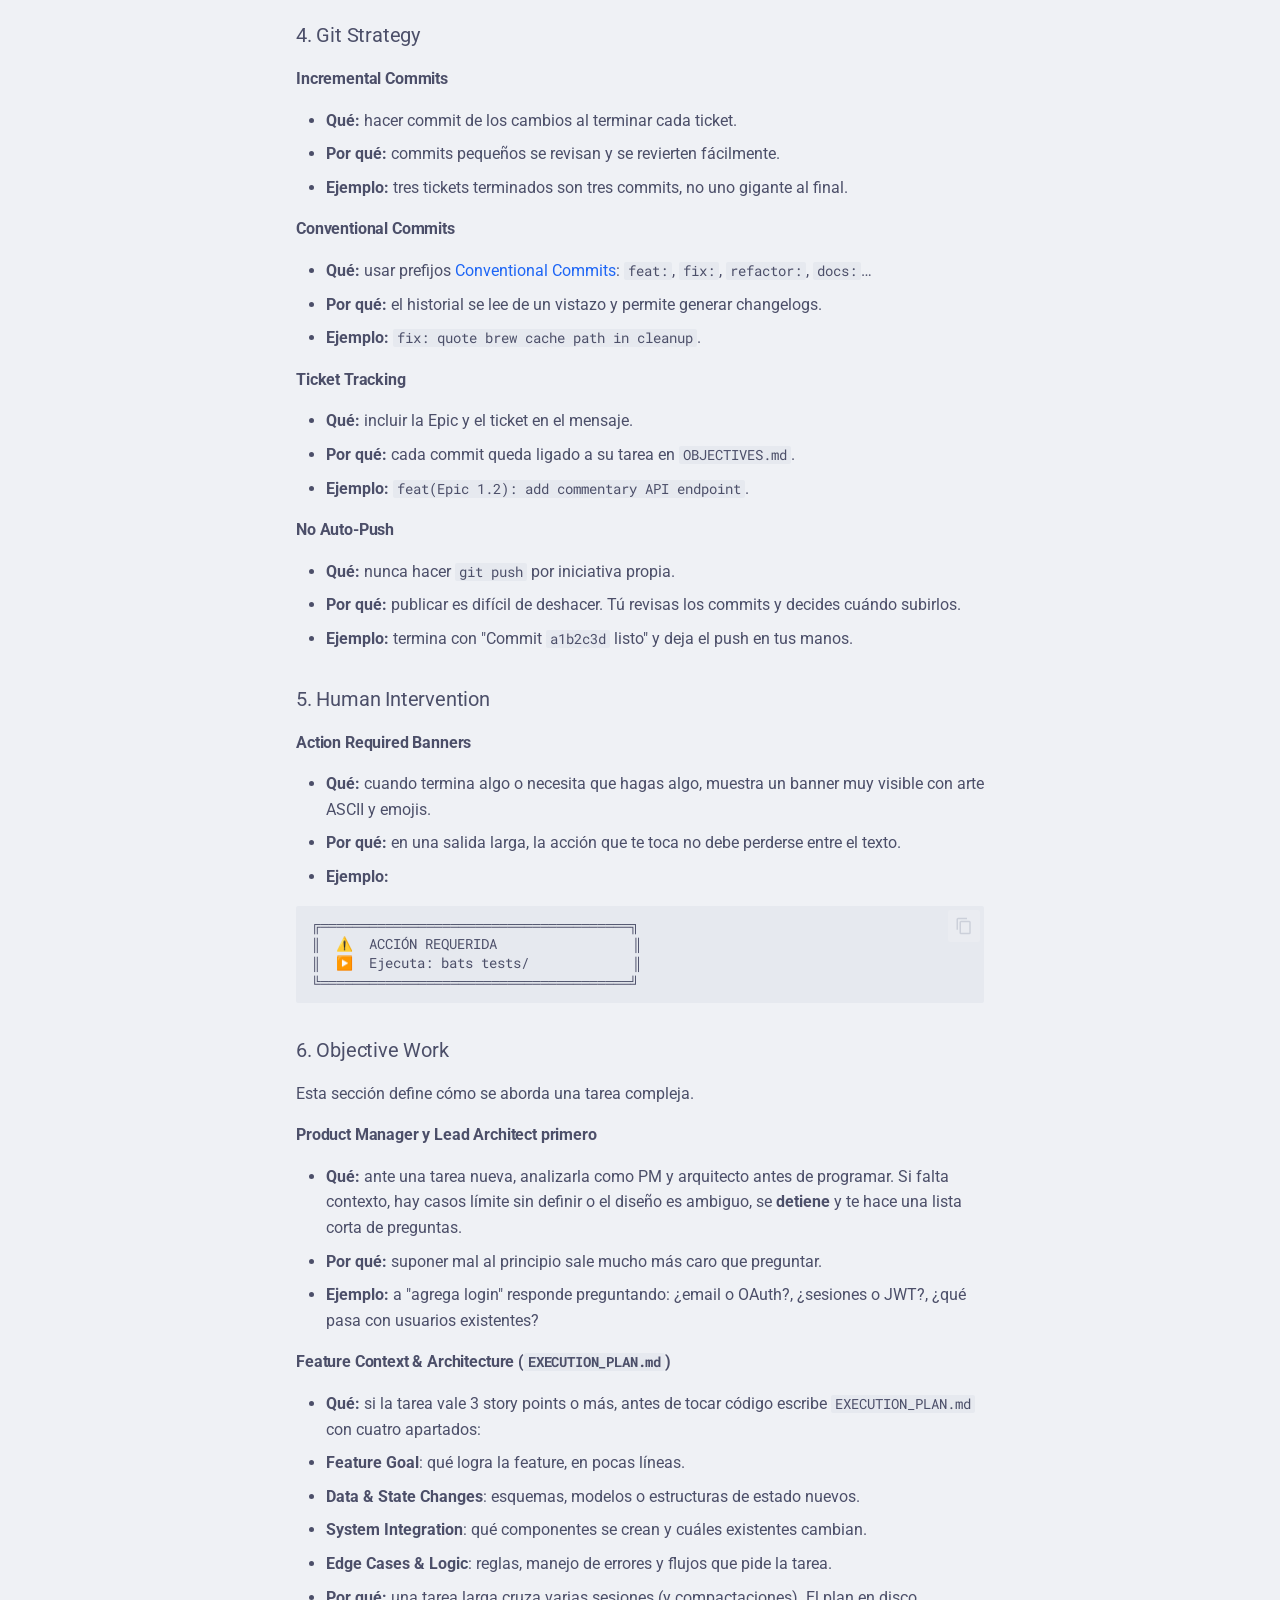
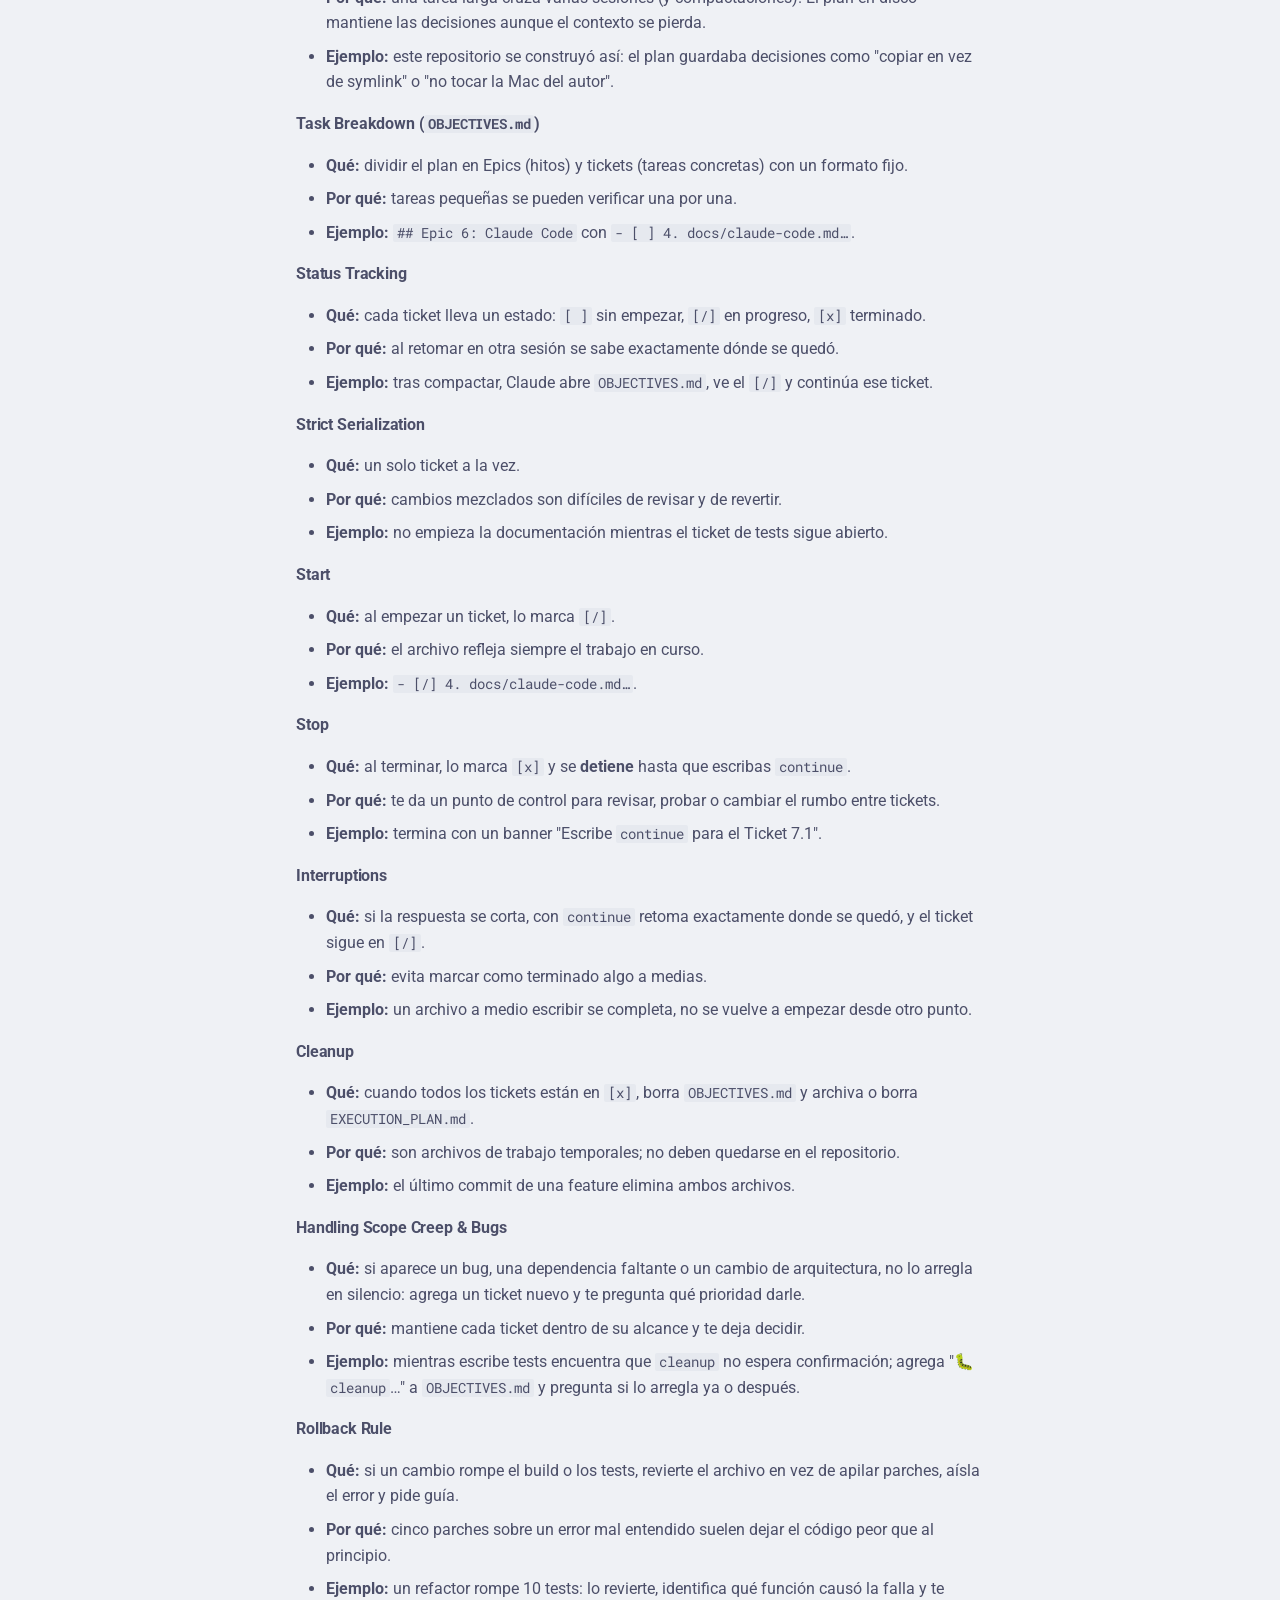
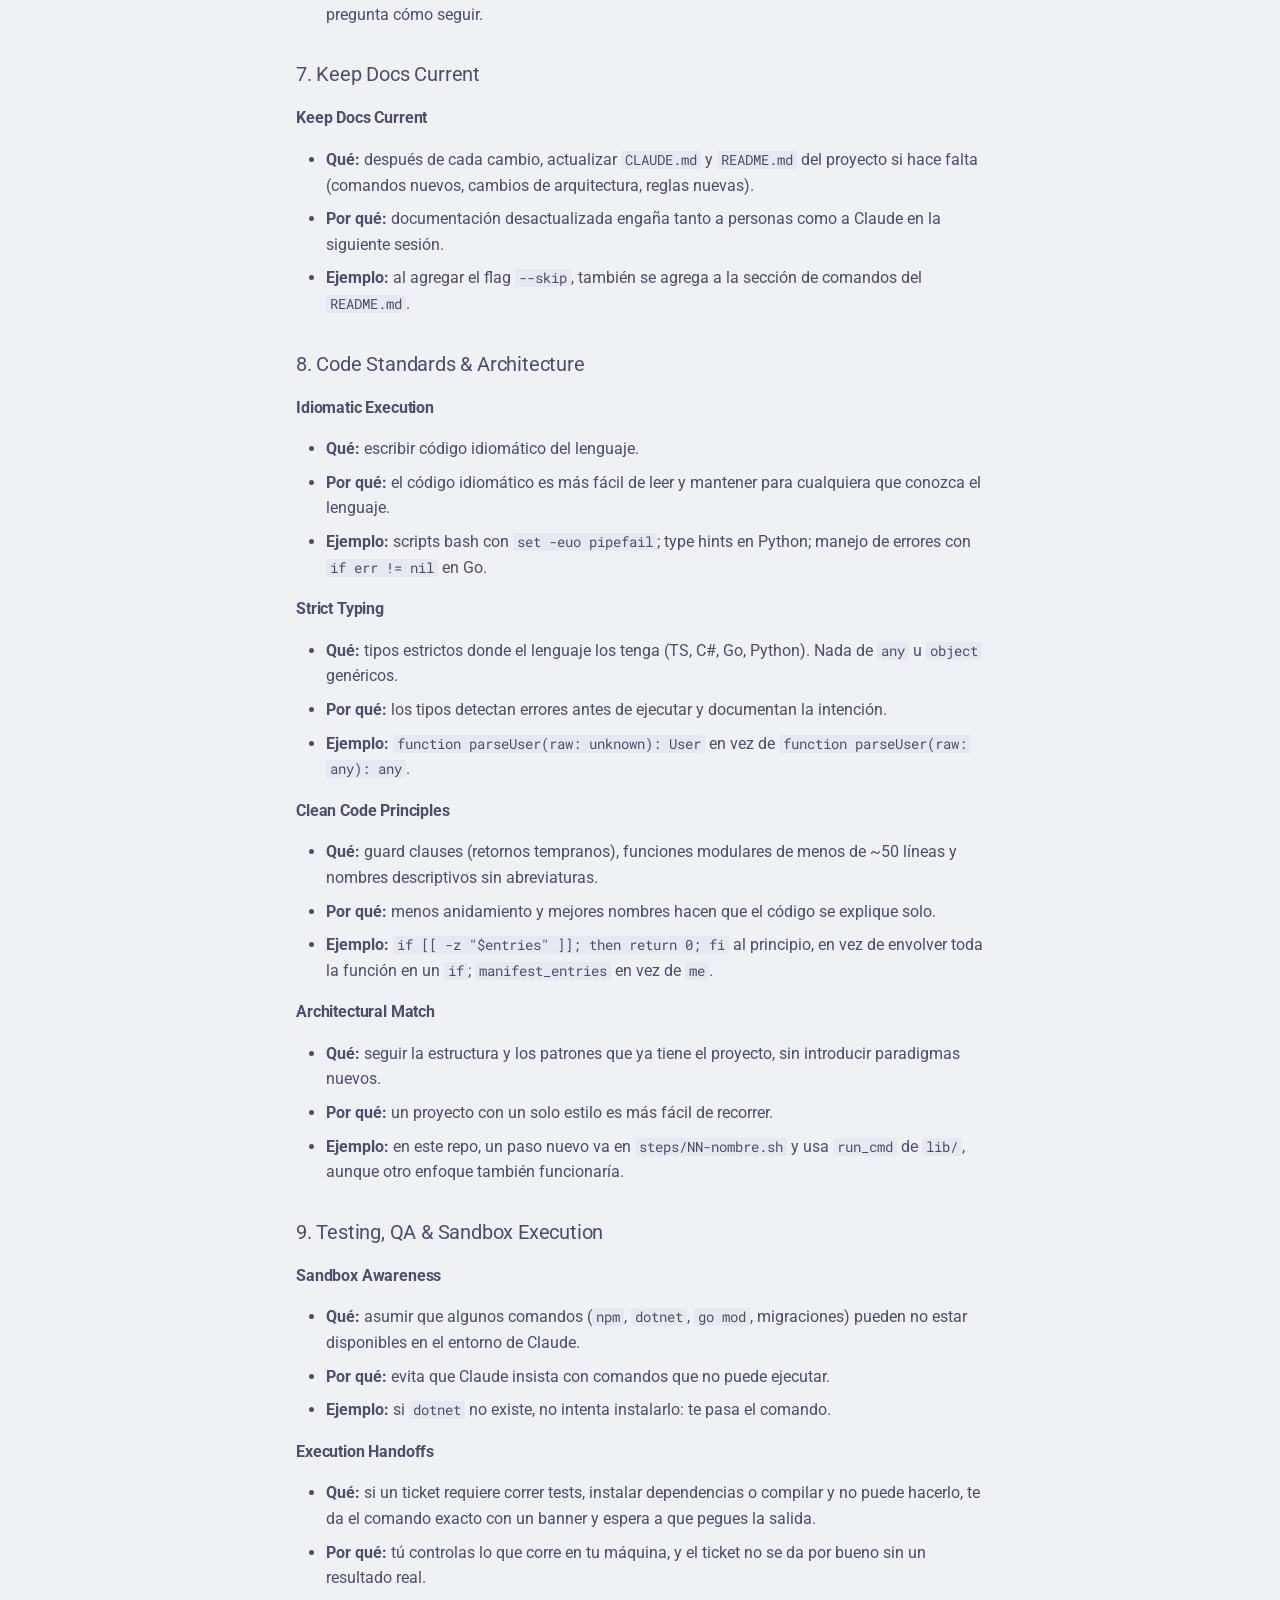
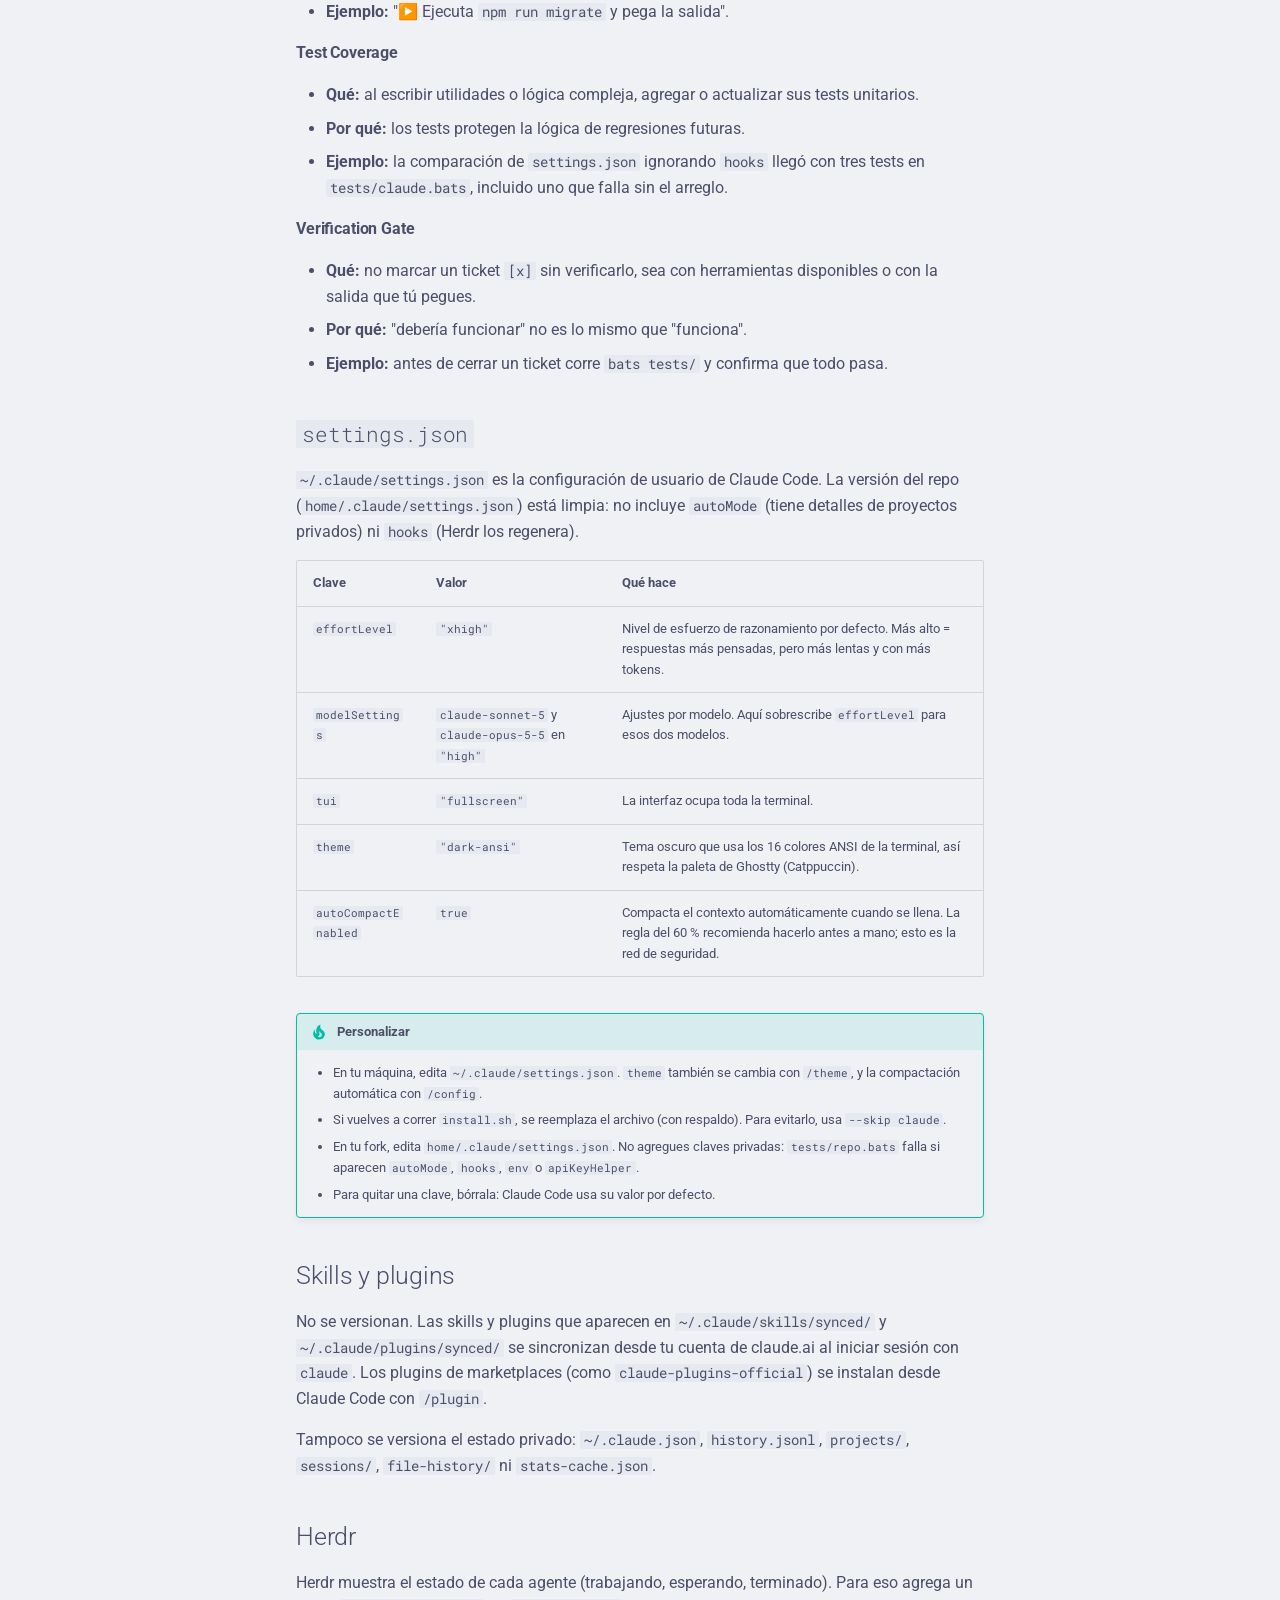
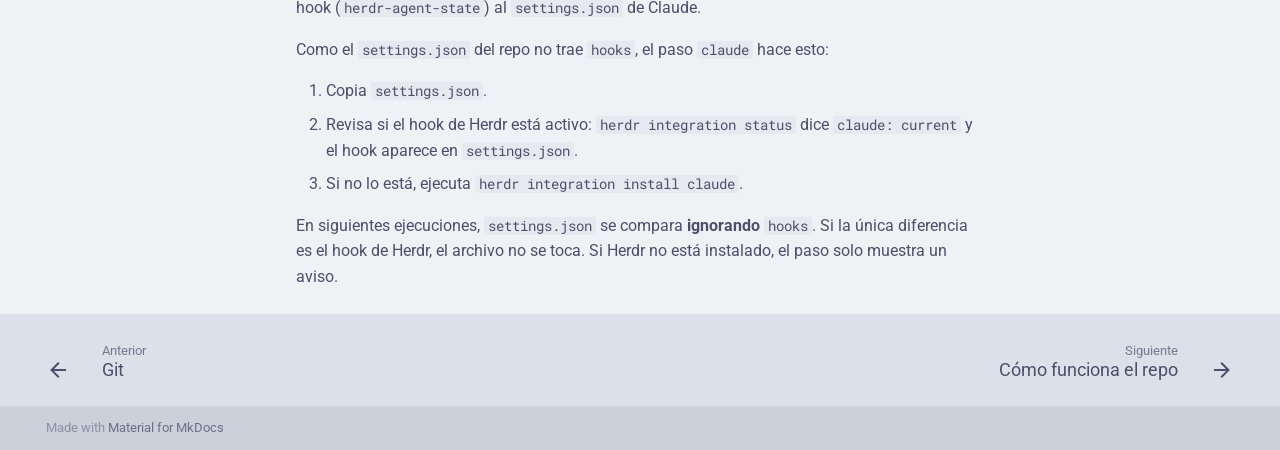
<file: claude-code/index.html>
<!doctype html>
<html lang="es" class="no-js">
  <head>
    
      <meta charset="utf-8">
      <meta name="viewport" content="width=device-width,initial-scale=1">
      
        <meta name="description" content="Mi entorno de desarrollo para macOS (Apple Silicon), documentado y reproducible con un solo script.">
      
      
        <meta name="author" content="Juan Guzman">
      
      
        <link rel="canonical" href="https://theoneandonlyjohnny.github.io/dev_setup/claude-code/">
      
      
        <link rel="prev" href="../git/">
      
      
        <link rel="next" href="../repository/">
      
      
        
      
      
      <link rel="icon" href="../assets/images/favicon.png">
      <meta name="generator" content="mkdocs-1.6.1, mkdocs-material-9.7.7">
    
    
      
        <title>Claude Code - dev_setup</title>
      
    
    
      <link rel="stylesheet" href="../assets/stylesheets/main.ec1eaa64.min.css">
      
        
        <link rel="stylesheet" href="../assets/stylesheets/palette.ab4e12ef.min.css">
      
      


    
    
      
    
    
      
        
        
        <link rel="preconnect" href="https://fonts.gstatic.com" crossorigin>
        <link rel="stylesheet" href="https://fonts.googleapis.com/css?family=Roboto:300,300i,400,400i,700,700i%7CRoboto+Mono:400,400i,700,700i&display=fallback">
        <style>:root{--md-text-font:"Roboto";--md-code-font:"Roboto Mono"}</style>
      
    
    
      <link rel="stylesheet" href="../stylesheets/catppuccin.css">
    
    <script>__md_scope=new URL("..",location),__md_hash=e=>[...e].reduce(((e,_)=>(e<<5)-e+_.charCodeAt(0)),0),__md_get=(e,_=localStorage,t=__md_scope)=>JSON.parse(_.getItem(t.pathname+"."+e)),__md_set=(e,_,t=localStorage,a=__md_scope)=>{try{t.setItem(a.pathname+"."+e,JSON.stringify(_))}catch(e){}}</script>
    
      

    
    
  </head>
  
  
    
    
      
    
    
    
    
    <body dir="ltr" data-md-color-scheme="default" data-md-color-primary="custom" data-md-color-accent="custom">
  
    
    <input class="md-toggle" data-md-toggle="drawer" type="checkbox" id="__drawer" autocomplete="off">
    <input class="md-toggle" data-md-toggle="search" type="checkbox" id="__search" autocomplete="off">
    <label class="md-overlay" for="__drawer"></label>
    <div data-md-component="skip">
      
        
        <a href="#claude-code" class="md-skip">
          Saltar a contenido
        </a>
      
    </div>
    <div data-md-component="announce">
      
    </div>
    
    
      

  

<header class="md-header md-header--shadow" data-md-component="header">
  <nav class="md-header__inner md-grid" aria-label="Cabecera">
    <a href=".." title="dev_setup" class="md-header__button md-logo" aria-label="dev_setup" data-md-component="logo">
      
  
  <svg xmlns="http://www.w3.org/2000/svg" viewBox="0 0 24 24"><path d="M20 19V7H4v12zm0-16a2 2 0 0 1 2 2v14a2 2 0 0 1-2 2H4a2 2 0 0 1-2-2V5a2 2 0 0 1 2-2zm-7 14v-2h5v2zm-3.42-4L5.57 9H8.4l3.3 3.3c.39.39.39 1.03 0 1.42L8.42 17H5.59z"/></svg>

    </a>
    <label class="md-header__button md-icon" for="__drawer">
      
      <svg xmlns="http://www.w3.org/2000/svg" viewBox="0 0 24 24"><path d="M3 6h18v2H3zm0 5h18v2H3zm0 5h18v2H3z"/></svg>
    </label>
    <div class="md-header__title" data-md-component="header-title">
      <div class="md-header__ellipsis">
        <div class="md-header__topic">
          <span class="md-ellipsis">
            dev_setup
          </span>
        </div>
        <div class="md-header__topic" data-md-component="header-topic">
          <span class="md-ellipsis">
            
              Claude Code
            
          </span>
        </div>
      </div>
    </div>
    
      
        <form class="md-header__option" data-md-component="palette">
  
    
    
    
    <input class="md-option" data-md-color-media="(prefers-color-scheme: light)" data-md-color-scheme="default" data-md-color-primary="custom" data-md-color-accent="custom"  aria-label="Cambiar a modo oscuro"  type="radio" name="__palette" id="__palette_0">
    
      <label class="md-header__button md-icon" title="Cambiar a modo oscuro" for="__palette_1" hidden>
        <svg xmlns="http://www.w3.org/2000/svg" viewBox="0 0 24 24"><path d="m17.75 4.09-2.53 1.94.91 3.06-2.63-1.81-2.63 1.81.91-3.06-2.53-1.94L12.44 4l1.06-3 1.06 3zm3.5 6.91-1.64 1.25.59 1.98-1.7-1.17-1.7 1.17.59-1.98L15.75 11l2.06-.05L18.5 9l.69 1.95zm-2.28 4.95c.83-.08 1.72 1.1 1.19 1.85-.32.45-.66.87-1.08 1.27C15.17 23 8.84 23 4.94 19.07c-3.91-3.9-3.91-10.24 0-14.14.4-.4.82-.76 1.27-1.08.75-.53 1.93.36 1.85 1.19-.27 2.86.69 5.83 2.89 8.02a9.96 9.96 0 0 0 8.02 2.89m-1.64 2.02a12.08 12.08 0 0 1-7.8-3.47c-2.17-2.19-3.33-5-3.49-7.82-2.81 3.14-2.7 7.96.31 10.98 3.02 3.01 7.84 3.12 10.98.31"/></svg>
      </label>
    
  
    
    
    
    <input class="md-option" data-md-color-media="(prefers-color-scheme: dark)" data-md-color-scheme="slate" data-md-color-primary="custom" data-md-color-accent="custom"  aria-label="Cambiar a modo claro"  type="radio" name="__palette" id="__palette_1">
    
      <label class="md-header__button md-icon" title="Cambiar a modo claro" for="__palette_0" hidden>
        <svg xmlns="http://www.w3.org/2000/svg" viewBox="0 0 24 24"><path d="M12 7a5 5 0 0 1 5 5 5 5 0 0 1-5 5 5 5 0 0 1-5-5 5 5 0 0 1 5-5m0 2a3 3 0 0 0-3 3 3 3 0 0 0 3 3 3 3 0 0 0 3-3 3 3 0 0 0-3-3m0-7 2.39 3.42C13.65 5.15 12.84 5 12 5s-1.65.15-2.39.42zM3.34 7l4.16-.35A7.2 7.2 0 0 0 5.94 8.5c-.44.74-.69 1.5-.83 2.29zm.02 10 1.76-3.77a7.131 7.131 0 0 0 2.38 4.14zM20.65 7l-1.77 3.79a7.02 7.02 0 0 0-2.38-4.15zm-.01 10-4.14.36c.59-.51 1.12-1.14 1.54-1.86.42-.73.69-1.5.83-2.29zM12 22l-2.41-3.44c.74.27 1.55.44 2.41.44.82 0 1.63-.17 2.37-.44z"/></svg>
      </label>
    
  
</form>
      
    
    
      <script>var palette=__md_get("__palette");if(palette&&palette.color){if("(prefers-color-scheme)"===palette.color.media){var media=matchMedia("(prefers-color-scheme: light)"),input=document.querySelector(media.matches?"[data-md-color-media='(prefers-color-scheme: light)']":"[data-md-color-media='(prefers-color-scheme: dark)']");palette.color.media=input.getAttribute("data-md-color-media"),palette.color.scheme=input.getAttribute("data-md-color-scheme"),palette.color.primary=input.getAttribute("data-md-color-primary"),palette.color.accent=input.getAttribute("data-md-color-accent")}for(var[key,value]of Object.entries(palette.color))document.body.setAttribute("data-md-color-"+key,value)}</script>
    
    
    
      
      
        <label class="md-header__button md-icon" for="__search">
          
          <svg xmlns="http://www.w3.org/2000/svg" viewBox="0 0 24 24"><path d="M9.5 3A6.5 6.5 0 0 1 16 9.5c0 1.61-.59 3.09-1.56 4.23l.27.27h.79l5 5-1.5 1.5-5-5v-.79l-.27-.27A6.52 6.52 0 0 1 9.5 16 6.5 6.5 0 0 1 3 9.5 6.5 6.5 0 0 1 9.5 3m0 2C7 5 5 7 5 9.5S7 14 9.5 14 14 12 14 9.5 12 5 9.5 5"/></svg>
        </label>
        <div class="md-search" data-md-component="search" role="dialog">
  <label class="md-search__overlay" for="__search"></label>
  <div class="md-search__inner" role="search">
    <form class="md-search__form" name="search">
      <input type="text" class="md-search__input" name="query" aria-label="Búsqueda" placeholder="Búsqueda" autocapitalize="off" autocorrect="off" autocomplete="off" spellcheck="false" data-md-component="search-query" required>
      <label class="md-search__icon md-icon" for="__search">
        
        <svg xmlns="http://www.w3.org/2000/svg" viewBox="0 0 24 24"><path d="M9.5 3A6.5 6.5 0 0 1 16 9.5c0 1.61-.59 3.09-1.56 4.23l.27.27h.79l5 5-1.5 1.5-5-5v-.79l-.27-.27A6.52 6.52 0 0 1 9.5 16 6.5 6.5 0 0 1 3 9.5 6.5 6.5 0 0 1 9.5 3m0 2C7 5 5 7 5 9.5S7 14 9.5 14 14 12 14 9.5 12 5 9.5 5"/></svg>
        
        <svg xmlns="http://www.w3.org/2000/svg" viewBox="0 0 24 24"><path d="M20 11v2H8l5.5 5.5-1.42 1.42L4.16 12l7.92-7.92L13.5 5.5 8 11z"/></svg>
      </label>
      <nav class="md-search__options" aria-label="Buscar">
        
        <button type="reset" class="md-search__icon md-icon" title="Limpiar" aria-label="Limpiar" tabindex="-1">
          
          <svg xmlns="http://www.w3.org/2000/svg" viewBox="0 0 24 24"><path d="M19 6.41 17.59 5 12 10.59 6.41 5 5 6.41 10.59 12 5 17.59 6.41 19 12 13.41 17.59 19 19 17.59 13.41 12z"/></svg>
        </button>
      </nav>
      
        <div class="md-search__suggest" data-md-component="search-suggest"></div>
      
    </form>
    <div class="md-search__output">
      <div class="md-search__scrollwrap" tabindex="0" data-md-scrollfix>
        <div class="md-search-result" data-md-component="search-result">
          <div class="md-search-result__meta">
            Inicializando búsqueda
          </div>
          <ol class="md-search-result__list" role="presentation"></ol>
        </div>
      </div>
    </div>
  </div>
</div>
      
    
    
      <div class="md-header__source">
        <a href="https://github.com/theoneandonlyjohnny/dev_setup" title="Ir al repositorio" class="md-source" data-md-component="source">
  <div class="md-source__icon md-icon">
    
    <svg xmlns="http://www.w3.org/2000/svg" viewBox="0 0 512 512"><!--! Font Awesome Free 7.1.0 by @fontawesome - https://fontawesome.com License - https://fontawesome.com/license/free (Icons: CC BY 4.0, Fonts: SIL OFL 1.1, Code: MIT License) Copyright 2025 Fonticons, Inc.--><path d="M173.9 397.4c0 2-2.3 3.6-5.2 3.6-3.3.3-5.6-1.3-5.6-3.6 0-2 2.3-3.6 5.2-3.6 3-.3 5.6 1.3 5.6 3.6m-31.1-4.5c-.7 2 1.3 4.3 4.3 4.9 2.6 1 5.6 0 6.2-2s-1.3-4.3-4.3-5.2c-2.6-.7-5.5.3-6.2 2.3m44.2-1.7c-2.9.7-4.9 2.6-4.6 4.9.3 2 2.9 3.3 5.9 2.6 2.9-.7 4.9-2.6 4.6-4.6-.3-1.9-3-3.2-5.9-2.9M252.8 8C114.1 8 8 113.3 8 252c0 110.9 69.8 205.8 169.5 239.2 12.8 2.3 17.3-5.6 17.3-12.1 0-6.2-.3-40.4-.3-61.4 0 0-70 15-84.7-29.8 0 0-11.4-29.1-27.8-36.6 0 0-22.9-15.7 1.6-15.4 0 0 24.9 2 38.6 25.8 21.9 38.6 58.6 27.5 72.9 20.9 2.3-16 8.8-27.1 16-33.7-55.9-6.2-112.3-14.3-112.3-110.5 0-27.5 7.6-41.3 23.6-58.9-2.6-6.5-11.1-33.3 2.6-67.9 20.9-6.5 69 27 69 27 20-5.6 41.5-8.5 62.8-8.5s42.8 2.9 62.8 8.5c0 0 48.1-33.6 69-27 13.7 34.7 5.2 61.4 2.6 67.9 16 17.7 25.8 31.5 25.8 58.9 0 96.5-58.9 104.2-114.8 110.5 9.2 7.9 17 22.9 17 46.4 0 33.7-.3 75.4-.3 83.6 0 6.5 4.6 14.4 17.3 12.1C436.2 457.8 504 362.9 504 252 504 113.3 391.5 8 252.8 8M105.2 352.9c-1.3 1-1 3.3.7 5.2 1.6 1.6 3.9 2.3 5.2 1 1.3-1 1-3.3-.7-5.2-1.6-1.6-3.9-2.3-5.2-1m-10.8-8.1c-.7 1.3.3 2.9 2.3 3.9 1.6 1 3.6.7 4.3-.7.7-1.3-.3-2.9-2.3-3.9-2-.6-3.6-.3-4.3.7m32.4 35.6c-1.6 1.3-1 4.3 1.3 6.2 2.3 2.3 5.2 2.6 6.5 1 1.3-1.3.7-4.3-1.3-6.2-2.2-2.3-5.2-2.6-6.5-1m-11.4-14.7c-1.6 1-1.6 3.6 0 5.9s4.3 3.3 5.6 2.3c1.6-1.3 1.6-3.9 0-6.2-1.4-2.3-4-3.3-5.6-2"/></svg>
  </div>
  <div class="md-source__repository">
    theoneandonlyjohnny/dev_setup
  </div>
</a>
      </div>
    
  </nav>
  
</header>
    
    <div class="md-container" data-md-component="container">
      
      
        
          
        
      
      <main class="md-main" data-md-component="main">
        <div class="md-main__inner md-grid">
          
            
              
              <div class="md-sidebar md-sidebar--primary" data-md-component="sidebar" data-md-type="navigation" >
                <div class="md-sidebar__scrollwrap">
                  <div class="md-sidebar__inner">
                    



<nav class="md-nav md-nav--primary" aria-label="Navegación" data-md-level="0">
  <label class="md-nav__title" for="__drawer">
    <a href=".." title="dev_setup" class="md-nav__button md-logo" aria-label="dev_setup" data-md-component="logo">
      
  
  <svg xmlns="http://www.w3.org/2000/svg" viewBox="0 0 24 24"><path d="M20 19V7H4v12zm0-16a2 2 0 0 1 2 2v14a2 2 0 0 1-2 2H4a2 2 0 0 1-2-2V5a2 2 0 0 1 2-2zm-7 14v-2h5v2zm-3.42-4L5.57 9H8.4l3.3 3.3c.39.39.39 1.03 0 1.42L8.42 17H5.59z"/></svg>

    </a>
    dev_setup
  </label>
  
    <div class="md-nav__source">
      <a href="https://github.com/theoneandonlyjohnny/dev_setup" title="Ir al repositorio" class="md-source" data-md-component="source">
  <div class="md-source__icon md-icon">
    
    <svg xmlns="http://www.w3.org/2000/svg" viewBox="0 0 512 512"><!--! Font Awesome Free 7.1.0 by @fontawesome - https://fontawesome.com License - https://fontawesome.com/license/free (Icons: CC BY 4.0, Fonts: SIL OFL 1.1, Code: MIT License) Copyright 2025 Fonticons, Inc.--><path d="M173.9 397.4c0 2-2.3 3.6-5.2 3.6-3.3.3-5.6-1.3-5.6-3.6 0-2 2.3-3.6 5.2-3.6 3-.3 5.6 1.3 5.6 3.6m-31.1-4.5c-.7 2 1.3 4.3 4.3 4.9 2.6 1 5.6 0 6.2-2s-1.3-4.3-4.3-5.2c-2.6-.7-5.5.3-6.2 2.3m44.2-1.7c-2.9.7-4.9 2.6-4.6 4.9.3 2 2.9 3.3 5.9 2.6 2.9-.7 4.9-2.6 4.6-4.6-.3-1.9-3-3.2-5.9-2.9M252.8 8C114.1 8 8 113.3 8 252c0 110.9 69.8 205.8 169.5 239.2 12.8 2.3 17.3-5.6 17.3-12.1 0-6.2-.3-40.4-.3-61.4 0 0-70 15-84.7-29.8 0 0-11.4-29.1-27.8-36.6 0 0-22.9-15.7 1.6-15.4 0 0 24.9 2 38.6 25.8 21.9 38.6 58.6 27.5 72.9 20.9 2.3-16 8.8-27.1 16-33.7-55.9-6.2-112.3-14.3-112.3-110.5 0-27.5 7.6-41.3 23.6-58.9-2.6-6.5-11.1-33.3 2.6-67.9 20.9-6.5 69 27 69 27 20-5.6 41.5-8.5 62.8-8.5s42.8 2.9 62.8 8.5c0 0 48.1-33.6 69-27 13.7 34.7 5.2 61.4 2.6 67.9 16 17.7 25.8 31.5 25.8 58.9 0 96.5-58.9 104.2-114.8 110.5 9.2 7.9 17 22.9 17 46.4 0 33.7-.3 75.4-.3 83.6 0 6.5 4.6 14.4 17.3 12.1C436.2 457.8 504 362.9 504 252 504 113.3 391.5 8 252.8 8M105.2 352.9c-1.3 1-1 3.3.7 5.2 1.6 1.6 3.9 2.3 5.2 1 1.3-1 1-3.3-.7-5.2-1.6-1.6-3.9-2.3-5.2-1m-10.8-8.1c-.7 1.3.3 2.9 2.3 3.9 1.6 1 3.6.7 4.3-.7.7-1.3-.3-2.9-2.3-3.9-2-.6-3.6-.3-4.3.7m32.4 35.6c-1.6 1.3-1 4.3 1.3 6.2 2.3 2.3 5.2 2.6 6.5 1 1.3-1.3.7-4.3-1.3-6.2-2.2-2.3-5.2-2.6-6.5-1m-11.4-14.7c-1.6 1-1.6 3.6 0 5.9s4.3 3.3 5.6 2.3c1.6-1.3 1.6-3.9 0-6.2-1.4-2.3-4-3.3-5.6-2"/></svg>
  </div>
  <div class="md-source__repository">
    theoneandonlyjohnny/dev_setup
  </div>
</a>
    </div>
  
  <ul class="md-nav__list" data-md-scrollfix>
    
      
      
  
  
  
  
    <li class="md-nav__item">
      <a href=".." class="md-nav__link">
        
  
  
  <span class="md-ellipsis">
    
  
    Inicio
  

    
  </span>
  
  

      </a>
    </li>
  

    
      
      
  
  
  
  
    <li class="md-nav__item">
      <a href="../install/" class="md-nav__link">
        
  
  
  <span class="md-ellipsis">
    
  
    Instalación
  

    
  </span>
  
  

      </a>
    </li>
  

    
      
      
  
  
    
  
  
  
    
    
    
    
      
        
        
      
    
    
    <li class="md-nav__item md-nav__item--active md-nav__item--section md-nav__item--nested">
      
        
        
        <input class="md-nav__toggle md-toggle " type="checkbox" id="__nav_3" checked>
        
          
          <label class="md-nav__link" for="__nav_3" id="__nav_3_label" tabindex="">
            
  
  
  <span class="md-ellipsis">
    
  
    El setup
  

    
  </span>
  
  

            <span class="md-nav__icon md-icon"></span>
          </label>
        
        <nav class="md-nav" data-md-level="1" aria-labelledby="__nav_3_label" aria-expanded="true">
          <label class="md-nav__title" for="__nav_3">
            <span class="md-nav__icon md-icon"></span>
            
  
    El setup
  

          </label>
          <ul class="md-nav__list" data-md-scrollfix>
            
              
                
  
  
  
  
    <li class="md-nav__item">
      <a href="../apps/" class="md-nav__link">
        
  
  
  <span class="md-ellipsis">
    
  
    Apps y paquetes
  

    
  </span>
  
  

      </a>
    </li>
  

              
            
              
                
  
  
  
  
    <li class="md-nav__item">
      <a href="../shell/" class="md-nav__link">
        
  
  
  <span class="md-ellipsis">
    
  
    Shell
  

    
  </span>
  
  

      </a>
    </li>
  

              
            
              
                
  
  
  
  
    <li class="md-nav__item">
      <a href="../terminal/" class="md-nav__link">
        
  
  
  <span class="md-ellipsis">
    
  
    Terminal
  

    
  </span>
  
  

      </a>
    </li>
  

              
            
              
                
  
  
  
  
    <li class="md-nav__item">
      <a href="../editor/" class="md-nav__link">
        
  
  
  <span class="md-ellipsis">
    
  
    Editor
  

    
  </span>
  
  

      </a>
    </li>
  

              
            
              
                
  
  
  
  
    <li class="md-nav__item">
      <a href="../fonts-and-colors/" class="md-nav__link">
        
  
  
  <span class="md-ellipsis">
    
  
    Fuentes y colores
  

    
  </span>
  
  

      </a>
    </li>
  

              
            
              
                
  
  
  
  
    <li class="md-nav__item">
      <a href="../git/" class="md-nav__link">
        
  
  
  <span class="md-ellipsis">
    
  
    Git
  

    
  </span>
  
  

      </a>
    </li>
  

              
            
              
                
  
  
    
  
  
  
    <li class="md-nav__item md-nav__item--active">
      
      <input class="md-nav__toggle md-toggle" type="checkbox" id="__toc">
      
      
        
      
      
        <label class="md-nav__link md-nav__link--active" for="__toc">
          
  
  
  <span class="md-ellipsis">
    
  
    Claude Code
  

    
  </span>
  
  

          <span class="md-nav__icon md-icon"></span>
        </label>
      
      <a href="./" class="md-nav__link md-nav__link--active">
        
  
  
  <span class="md-ellipsis">
    
  
    Claude Code
  

    
  </span>
  
  

      </a>
      
        

<nav class="md-nav md-nav--secondary" aria-label="Tabla de contenidos">
  
  
  
    
  
  
    <label class="md-nav__title" for="__toc">
      <span class="md-nav__icon md-icon"></span>
      Tabla de contenidos
    </label>
    <ul class="md-nav__list" data-md-component="toc" data-md-scrollfix>
      
        <li class="md-nav__item">
  <a href="#claudemd-global" class="md-nav__link">
    <span class="md-ellipsis">
      
        CLAUDE.md global
      
    </span>
  </a>
  
    <nav class="md-nav" aria-label="CLAUDE.md global">
      <ul class="md-nav__list">
        
          <li class="md-nav__item">
  <a href="#por-que-en-ingles" class="md-nav__link">
    <span class="md-ellipsis">
      
        ¿Por qué en inglés?
      
    </span>
  </a>
  
</li>
        
      </ul>
    </nav>
  
</li>
      
        <li class="md-nav__item">
  <a href="#las-reglas-una-por-una" class="md-nav__link">
    <span class="md-ellipsis">
      
        Las reglas, una por una
      
    </span>
  </a>
  
    <nav class="md-nav" aria-label="Las reglas, una por una">
      <ul class="md-nav__list">
        
          <li class="md-nav__item">
  <a href="#1-interaction-style" class="md-nav__link">
    <span class="md-ellipsis">
      
        1. Interaction Style
      
    </span>
  </a>
  
    <nav class="md-nav" aria-label="1. Interaction Style">
      <ul class="md-nav__list">
        
          <li class="md-nav__item">
  <a href="#zero-fluff" class="md-nav__link">
    <span class="md-ellipsis">
      
        Zero Fluff
      
    </span>
  </a>
  
</li>
        
          <li class="md-nav__item">
  <a href="#direct-resolution" class="md-nav__link">
    <span class="md-ellipsis">
      
        Direct Resolution
      
    </span>
  </a>
  
</li>
        
      </ul>
    </nav>
  
</li>
        
          <li class="md-nav__item">
  <a href="#2-token-efficiency-context-management" class="md-nav__link">
    <span class="md-ellipsis">
      
        2. Token Efficiency &amp; Context Management
      
    </span>
  </a>
  
    <nav class="md-nav" aria-label="2. Token Efficiency &amp; Context Management">
      <ul class="md-nav__list">
        
          <li class="md-nav__item">
  <a href="#log-offloading" class="md-nav__link">
    <span class="md-ellipsis">
      
        Log Offloading
      
    </span>
  </a>
  
</li>
        
          <li class="md-nav__item">
  <a href="#context-optimization-60-rule" class="md-nav__link">
    <span class="md-ellipsis">
      
        Context Optimization (60% Rule)
      
    </span>
  </a>
  
</li>
        
          <li class="md-nav__item">
  <a href="#milestone-pruning" class="md-nav__link">
    <span class="md-ellipsis">
      
        Milestone Pruning
      
    </span>
  </a>
  
</li>
        
          <li class="md-nav__item">
  <a href="#batch-operations" class="md-nav__link">
    <span class="md-ellipsis">
      
        Batch Operations
      
    </span>
  </a>
  
</li>
        
      </ul>
    </nav>
  
</li>
        
          <li class="md-nav__item">
  <a href="#3-context-isolation" class="md-nav__link">
    <span class="md-ellipsis">
      
        3. Context Isolation
      
    </span>
  </a>
  
    <nav class="md-nav" aria-label="3. Context Isolation">
      <ul class="md-nav__list">
        
          <li class="md-nav__item">
  <a href="#explicit-referencing" class="md-nav__link">
    <span class="md-ellipsis">
      
        Explicit Referencing
      
    </span>
  </a>
  
</li>
        
          <li class="md-nav__item">
  <a href="#ignore-artifacts" class="md-nav__link">
    <span class="md-ellipsis">
      
        Ignore Artifacts
      
    </span>
  </a>
  
</li>
        
      </ul>
    </nav>
  
</li>
        
          <li class="md-nav__item">
  <a href="#4-git-strategy" class="md-nav__link">
    <span class="md-ellipsis">
      
        4. Git Strategy
      
    </span>
  </a>
  
    <nav class="md-nav" aria-label="4. Git Strategy">
      <ul class="md-nav__list">
        
          <li class="md-nav__item">
  <a href="#incremental-commits" class="md-nav__link">
    <span class="md-ellipsis">
      
        Incremental Commits
      
    </span>
  </a>
  
</li>
        
          <li class="md-nav__item">
  <a href="#conventional-commits" class="md-nav__link">
    <span class="md-ellipsis">
      
        Conventional Commits
      
    </span>
  </a>
  
</li>
        
          <li class="md-nav__item">
  <a href="#ticket-tracking" class="md-nav__link">
    <span class="md-ellipsis">
      
        Ticket Tracking
      
    </span>
  </a>
  
</li>
        
          <li class="md-nav__item">
  <a href="#no-auto-push" class="md-nav__link">
    <span class="md-ellipsis">
      
        No Auto-Push
      
    </span>
  </a>
  
</li>
        
      </ul>
    </nav>
  
</li>
        
          <li class="md-nav__item">
  <a href="#5-human-intervention" class="md-nav__link">
    <span class="md-ellipsis">
      
        5. Human Intervention
      
    </span>
  </a>
  
    <nav class="md-nav" aria-label="5. Human Intervention">
      <ul class="md-nav__list">
        
          <li class="md-nav__item">
  <a href="#action-required-banners" class="md-nav__link">
    <span class="md-ellipsis">
      
        Action Required Banners
      
    </span>
  </a>
  
</li>
        
      </ul>
    </nav>
  
</li>
        
          <li class="md-nav__item">
  <a href="#6-objective-work" class="md-nav__link">
    <span class="md-ellipsis">
      
        6. Objective Work
      
    </span>
  </a>
  
    <nav class="md-nav" aria-label="6. Objective Work">
      <ul class="md-nav__list">
        
          <li class="md-nav__item">
  <a href="#product-manager-y-lead-architect-primero" class="md-nav__link">
    <span class="md-ellipsis">
      
        Product Manager y Lead Architect primero
      
    </span>
  </a>
  
</li>
        
          <li class="md-nav__item">
  <a href="#feature-context-architecture-execution_planmd" class="md-nav__link">
    <span class="md-ellipsis">
      
        Feature Context &amp; Architecture (EXECUTION_PLAN.md)
      
    </span>
  </a>
  
</li>
        
          <li class="md-nav__item">
  <a href="#task-breakdown-objectivesmd" class="md-nav__link">
    <span class="md-ellipsis">
      
        Task Breakdown (OBJECTIVES.md)
      
    </span>
  </a>
  
</li>
        
          <li class="md-nav__item">
  <a href="#status-tracking" class="md-nav__link">
    <span class="md-ellipsis">
      
        Status Tracking
      
    </span>
  </a>
  
</li>
        
          <li class="md-nav__item">
  <a href="#strict-serialization" class="md-nav__link">
    <span class="md-ellipsis">
      
        Strict Serialization
      
    </span>
  </a>
  
</li>
        
          <li class="md-nav__item">
  <a href="#start" class="md-nav__link">
    <span class="md-ellipsis">
      
        Start
      
    </span>
  </a>
  
</li>
        
          <li class="md-nav__item">
  <a href="#stop" class="md-nav__link">
    <span class="md-ellipsis">
      
        Stop
      
    </span>
  </a>
  
</li>
        
          <li class="md-nav__item">
  <a href="#interruptions" class="md-nav__link">
    <span class="md-ellipsis">
      
        Interruptions
      
    </span>
  </a>
  
</li>
        
          <li class="md-nav__item">
  <a href="#cleanup" class="md-nav__link">
    <span class="md-ellipsis">
      
        Cleanup
      
    </span>
  </a>
  
</li>
        
          <li class="md-nav__item">
  <a href="#handling-scope-creep-bugs" class="md-nav__link">
    <span class="md-ellipsis">
      
        Handling Scope Creep &amp; Bugs
      
    </span>
  </a>
  
</li>
        
          <li class="md-nav__item">
  <a href="#rollback-rule" class="md-nav__link">
    <span class="md-ellipsis">
      
        Rollback Rule
      
    </span>
  </a>
  
</li>
        
      </ul>
    </nav>
  
</li>
        
          <li class="md-nav__item">
  <a href="#7-keep-docs-current" class="md-nav__link">
    <span class="md-ellipsis">
      
        7. Keep Docs Current
      
    </span>
  </a>
  
    <nav class="md-nav" aria-label="7. Keep Docs Current">
      <ul class="md-nav__list">
        
          <li class="md-nav__item">
  <a href="#keep-docs-current" class="md-nav__link">
    <span class="md-ellipsis">
      
        Keep Docs Current
      
    </span>
  </a>
  
</li>
        
      </ul>
    </nav>
  
</li>
        
          <li class="md-nav__item">
  <a href="#8-code-standards-architecture" class="md-nav__link">
    <span class="md-ellipsis">
      
        8. Code Standards &amp; Architecture
      
    </span>
  </a>
  
    <nav class="md-nav" aria-label="8. Code Standards &amp; Architecture">
      <ul class="md-nav__list">
        
          <li class="md-nav__item">
  <a href="#idiomatic-execution" class="md-nav__link">
    <span class="md-ellipsis">
      
        Idiomatic Execution
      
    </span>
  </a>
  
</li>
        
          <li class="md-nav__item">
  <a href="#strict-typing" class="md-nav__link">
    <span class="md-ellipsis">
      
        Strict Typing
      
    </span>
  </a>
  
</li>
        
          <li class="md-nav__item">
  <a href="#clean-code-principles" class="md-nav__link">
    <span class="md-ellipsis">
      
        Clean Code Principles
      
    </span>
  </a>
  
</li>
        
          <li class="md-nav__item">
  <a href="#architectural-match" class="md-nav__link">
    <span class="md-ellipsis">
      
        Architectural Match
      
    </span>
  </a>
  
</li>
        
      </ul>
    </nav>
  
</li>
        
          <li class="md-nav__item">
  <a href="#9-testing-qa-sandbox-execution" class="md-nav__link">
    <span class="md-ellipsis">
      
        9. Testing, QA &amp; Sandbox Execution
      
    </span>
  </a>
  
    <nav class="md-nav" aria-label="9. Testing, QA &amp; Sandbox Execution">
      <ul class="md-nav__list">
        
          <li class="md-nav__item">
  <a href="#sandbox-awareness" class="md-nav__link">
    <span class="md-ellipsis">
      
        Sandbox Awareness
      
    </span>
  </a>
  
</li>
        
          <li class="md-nav__item">
  <a href="#execution-handoffs" class="md-nav__link">
    <span class="md-ellipsis">
      
        Execution Handoffs
      
    </span>
  </a>
  
</li>
        
          <li class="md-nav__item">
  <a href="#test-coverage" class="md-nav__link">
    <span class="md-ellipsis">
      
        Test Coverage
      
    </span>
  </a>
  
</li>
        
          <li class="md-nav__item">
  <a href="#verification-gate" class="md-nav__link">
    <span class="md-ellipsis">
      
        Verification Gate
      
    </span>
  </a>
  
</li>
        
      </ul>
    </nav>
  
</li>
        
      </ul>
    </nav>
  
</li>
      
        <li class="md-nav__item">
  <a href="#settingsjson" class="md-nav__link">
    <span class="md-ellipsis">
      
        settings.json
      
    </span>
  </a>
  
</li>
      
        <li class="md-nav__item">
  <a href="#skills-y-plugins" class="md-nav__link">
    <span class="md-ellipsis">
      
        Skills y plugins
      
    </span>
  </a>
  
</li>
      
        <li class="md-nav__item">
  <a href="#herdr" class="md-nav__link">
    <span class="md-ellipsis">
      
        Herdr
      
    </span>
  </a>
  
</li>
      
    </ul>
  
</nav>
      
    </li>
  

              
            
          </ul>
        </nav>
      
    </li>
  

    
      
      
  
  
  
  
    <li class="md-nav__item">
      <a href="../repository/" class="md-nav__link">
        
  
  
  <span class="md-ellipsis">
    
  
    Cómo funciona el repo
  

    
  </span>
  
  

      </a>
    </li>
  

    
  </ul>
</nav>
                  </div>
                </div>
              </div>
            
            
              
              <div class="md-sidebar md-sidebar--secondary" data-md-component="sidebar" data-md-type="toc" >
                <div class="md-sidebar__scrollwrap">
                  <div class="md-sidebar__inner">
                    

<nav class="md-nav md-nav--secondary" aria-label="Tabla de contenidos">
  
  
  
    
  
  
    <label class="md-nav__title" for="__toc">
      <span class="md-nav__icon md-icon"></span>
      Tabla de contenidos
    </label>
    <ul class="md-nav__list" data-md-component="toc" data-md-scrollfix>
      
        <li class="md-nav__item">
  <a href="#claudemd-global" class="md-nav__link">
    <span class="md-ellipsis">
      
        CLAUDE.md global
      
    </span>
  </a>
  
    <nav class="md-nav" aria-label="CLAUDE.md global">
      <ul class="md-nav__list">
        
          <li class="md-nav__item">
  <a href="#por-que-en-ingles" class="md-nav__link">
    <span class="md-ellipsis">
      
        ¿Por qué en inglés?
      
    </span>
  </a>
  
</li>
        
      </ul>
    </nav>
  
</li>
      
        <li class="md-nav__item">
  <a href="#las-reglas-una-por-una" class="md-nav__link">
    <span class="md-ellipsis">
      
        Las reglas, una por una
      
    </span>
  </a>
  
    <nav class="md-nav" aria-label="Las reglas, una por una">
      <ul class="md-nav__list">
        
          <li class="md-nav__item">
  <a href="#1-interaction-style" class="md-nav__link">
    <span class="md-ellipsis">
      
        1. Interaction Style
      
    </span>
  </a>
  
    <nav class="md-nav" aria-label="1. Interaction Style">
      <ul class="md-nav__list">
        
          <li class="md-nav__item">
  <a href="#zero-fluff" class="md-nav__link">
    <span class="md-ellipsis">
      
        Zero Fluff
      
    </span>
  </a>
  
</li>
        
          <li class="md-nav__item">
  <a href="#direct-resolution" class="md-nav__link">
    <span class="md-ellipsis">
      
        Direct Resolution
      
    </span>
  </a>
  
</li>
        
      </ul>
    </nav>
  
</li>
        
          <li class="md-nav__item">
  <a href="#2-token-efficiency-context-management" class="md-nav__link">
    <span class="md-ellipsis">
      
        2. Token Efficiency &amp; Context Management
      
    </span>
  </a>
  
    <nav class="md-nav" aria-label="2. Token Efficiency &amp; Context Management">
      <ul class="md-nav__list">
        
          <li class="md-nav__item">
  <a href="#log-offloading" class="md-nav__link">
    <span class="md-ellipsis">
      
        Log Offloading
      
    </span>
  </a>
  
</li>
        
          <li class="md-nav__item">
  <a href="#context-optimization-60-rule" class="md-nav__link">
    <span class="md-ellipsis">
      
        Context Optimization (60% Rule)
      
    </span>
  </a>
  
</li>
        
          <li class="md-nav__item">
  <a href="#milestone-pruning" class="md-nav__link">
    <span class="md-ellipsis">
      
        Milestone Pruning
      
    </span>
  </a>
  
</li>
        
          <li class="md-nav__item">
  <a href="#batch-operations" class="md-nav__link">
    <span class="md-ellipsis">
      
        Batch Operations
      
    </span>
  </a>
  
</li>
        
      </ul>
    </nav>
  
</li>
        
          <li class="md-nav__item">
  <a href="#3-context-isolation" class="md-nav__link">
    <span class="md-ellipsis">
      
        3. Context Isolation
      
    </span>
  </a>
  
    <nav class="md-nav" aria-label="3. Context Isolation">
      <ul class="md-nav__list">
        
          <li class="md-nav__item">
  <a href="#explicit-referencing" class="md-nav__link">
    <span class="md-ellipsis">
      
        Explicit Referencing
      
    </span>
  </a>
  
</li>
        
          <li class="md-nav__item">
  <a href="#ignore-artifacts" class="md-nav__link">
    <span class="md-ellipsis">
      
        Ignore Artifacts
      
    </span>
  </a>
  
</li>
        
      </ul>
    </nav>
  
</li>
        
          <li class="md-nav__item">
  <a href="#4-git-strategy" class="md-nav__link">
    <span class="md-ellipsis">
      
        4. Git Strategy
      
    </span>
  </a>
  
    <nav class="md-nav" aria-label="4. Git Strategy">
      <ul class="md-nav__list">
        
          <li class="md-nav__item">
  <a href="#incremental-commits" class="md-nav__link">
    <span class="md-ellipsis">
      
        Incremental Commits
      
    </span>
  </a>
  
</li>
        
          <li class="md-nav__item">
  <a href="#conventional-commits" class="md-nav__link">
    <span class="md-ellipsis">
      
        Conventional Commits
      
    </span>
  </a>
  
</li>
        
          <li class="md-nav__item">
  <a href="#ticket-tracking" class="md-nav__link">
    <span class="md-ellipsis">
      
        Ticket Tracking
      
    </span>
  </a>
  
</li>
        
          <li class="md-nav__item">
  <a href="#no-auto-push" class="md-nav__link">
    <span class="md-ellipsis">
      
        No Auto-Push
      
    </span>
  </a>
  
</li>
        
      </ul>
    </nav>
  
</li>
        
          <li class="md-nav__item">
  <a href="#5-human-intervention" class="md-nav__link">
    <span class="md-ellipsis">
      
        5. Human Intervention
      
    </span>
  </a>
  
    <nav class="md-nav" aria-label="5. Human Intervention">
      <ul class="md-nav__list">
        
          <li class="md-nav__item">
  <a href="#action-required-banners" class="md-nav__link">
    <span class="md-ellipsis">
      
        Action Required Banners
      
    </span>
  </a>
  
</li>
        
      </ul>
    </nav>
  
</li>
        
          <li class="md-nav__item">
  <a href="#6-objective-work" class="md-nav__link">
    <span class="md-ellipsis">
      
        6. Objective Work
      
    </span>
  </a>
  
    <nav class="md-nav" aria-label="6. Objective Work">
      <ul class="md-nav__list">
        
          <li class="md-nav__item">
  <a href="#product-manager-y-lead-architect-primero" class="md-nav__link">
    <span class="md-ellipsis">
      
        Product Manager y Lead Architect primero
      
    </span>
  </a>
  
</li>
        
          <li class="md-nav__item">
  <a href="#feature-context-architecture-execution_planmd" class="md-nav__link">
    <span class="md-ellipsis">
      
        Feature Context &amp; Architecture (EXECUTION_PLAN.md)
      
    </span>
  </a>
  
</li>
        
          <li class="md-nav__item">
  <a href="#task-breakdown-objectivesmd" class="md-nav__link">
    <span class="md-ellipsis">
      
        Task Breakdown (OBJECTIVES.md)
      
    </span>
  </a>
  
</li>
        
          <li class="md-nav__item">
  <a href="#status-tracking" class="md-nav__link">
    <span class="md-ellipsis">
      
        Status Tracking
      
    </span>
  </a>
  
</li>
        
          <li class="md-nav__item">
  <a href="#strict-serialization" class="md-nav__link">
    <span class="md-ellipsis">
      
        Strict Serialization
      
    </span>
  </a>
  
</li>
        
          <li class="md-nav__item">
  <a href="#start" class="md-nav__link">
    <span class="md-ellipsis">
      
        Start
      
    </span>
  </a>
  
</li>
        
          <li class="md-nav__item">
  <a href="#stop" class="md-nav__link">
    <span class="md-ellipsis">
      
        Stop
      
    </span>
  </a>
  
</li>
        
          <li class="md-nav__item">
  <a href="#interruptions" class="md-nav__link">
    <span class="md-ellipsis">
      
        Interruptions
      
    </span>
  </a>
  
</li>
        
          <li class="md-nav__item">
  <a href="#cleanup" class="md-nav__link">
    <span class="md-ellipsis">
      
        Cleanup
      
    </span>
  </a>
  
</li>
        
          <li class="md-nav__item">
  <a href="#handling-scope-creep-bugs" class="md-nav__link">
    <span class="md-ellipsis">
      
        Handling Scope Creep &amp; Bugs
      
    </span>
  </a>
  
</li>
        
          <li class="md-nav__item">
  <a href="#rollback-rule" class="md-nav__link">
    <span class="md-ellipsis">
      
        Rollback Rule
      
    </span>
  </a>
  
</li>
        
      </ul>
    </nav>
  
</li>
        
          <li class="md-nav__item">
  <a href="#7-keep-docs-current" class="md-nav__link">
    <span class="md-ellipsis">
      
        7. Keep Docs Current
      
    </span>
  </a>
  
    <nav class="md-nav" aria-label="7. Keep Docs Current">
      <ul class="md-nav__list">
        
          <li class="md-nav__item">
  <a href="#keep-docs-current" class="md-nav__link">
    <span class="md-ellipsis">
      
        Keep Docs Current
      
    </span>
  </a>
  
</li>
        
      </ul>
    </nav>
  
</li>
        
          <li class="md-nav__item">
  <a href="#8-code-standards-architecture" class="md-nav__link">
    <span class="md-ellipsis">
      
        8. Code Standards &amp; Architecture
      
    </span>
  </a>
  
    <nav class="md-nav" aria-label="8. Code Standards &amp; Architecture">
      <ul class="md-nav__list">
        
          <li class="md-nav__item">
  <a href="#idiomatic-execution" class="md-nav__link">
    <span class="md-ellipsis">
      
        Idiomatic Execution
      
    </span>
  </a>
  
</li>
        
          <li class="md-nav__item">
  <a href="#strict-typing" class="md-nav__link">
    <span class="md-ellipsis">
      
        Strict Typing
      
    </span>
  </a>
  
</li>
        
          <li class="md-nav__item">
  <a href="#clean-code-principles" class="md-nav__link">
    <span class="md-ellipsis">
      
        Clean Code Principles
      
    </span>
  </a>
  
</li>
        
          <li class="md-nav__item">
  <a href="#architectural-match" class="md-nav__link">
    <span class="md-ellipsis">
      
        Architectural Match
      
    </span>
  </a>
  
</li>
        
      </ul>
    </nav>
  
</li>
        
          <li class="md-nav__item">
  <a href="#9-testing-qa-sandbox-execution" class="md-nav__link">
    <span class="md-ellipsis">
      
        9. Testing, QA &amp; Sandbox Execution
      
    </span>
  </a>
  
    <nav class="md-nav" aria-label="9. Testing, QA &amp; Sandbox Execution">
      <ul class="md-nav__list">
        
          <li class="md-nav__item">
  <a href="#sandbox-awareness" class="md-nav__link">
    <span class="md-ellipsis">
      
        Sandbox Awareness
      
    </span>
  </a>
  
</li>
        
          <li class="md-nav__item">
  <a href="#execution-handoffs" class="md-nav__link">
    <span class="md-ellipsis">
      
        Execution Handoffs
      
    </span>
  </a>
  
</li>
        
          <li class="md-nav__item">
  <a href="#test-coverage" class="md-nav__link">
    <span class="md-ellipsis">
      
        Test Coverage
      
    </span>
  </a>
  
</li>
        
          <li class="md-nav__item">
  <a href="#verification-gate" class="md-nav__link">
    <span class="md-ellipsis">
      
        Verification Gate
      
    </span>
  </a>
  
</li>
        
      </ul>
    </nav>
  
</li>
        
      </ul>
    </nav>
  
</li>
      
        <li class="md-nav__item">
  <a href="#settingsjson" class="md-nav__link">
    <span class="md-ellipsis">
      
        settings.json
      
    </span>
  </a>
  
</li>
      
        <li class="md-nav__item">
  <a href="#skills-y-plugins" class="md-nav__link">
    <span class="md-ellipsis">
      
        Skills y plugins
      
    </span>
  </a>
  
</li>
      
        <li class="md-nav__item">
  <a href="#herdr" class="md-nav__link">
    <span class="md-ellipsis">
      
        Herdr
      
    </span>
  </a>
  
</li>
      
    </ul>
  
</nav>
                  </div>
                </div>
              </div>
            
          
          
            <div class="md-content" data-md-component="content">
              
              <article class="md-content__inner md-typeset">
                
                  


  
    <a href="https://github.com/theoneandonlyjohnny/dev_setup/edit/main/docs/claude-code.md" title="Editar esta página" class="md-content__button md-icon" rel="edit">
      
      <svg xmlns="http://www.w3.org/2000/svg" viewBox="0 0 24 24"><path d="M10 20H6V4h7v5h5v3.1l2-2V8l-6-6H6c-1.1 0-2 .9-2 2v16c0 1.1.9 2 2 2h4zm10.2-7c.1 0 .3.1.4.2l1.3 1.3c.2.2.2.6 0 .8l-1 1-2.1-2.1 1-1c.1-.1.2-.2.4-.2m0 3.9L14.1 23H12v-2.1l6.1-6.1z"/></svg>
    </a>
  
  


<h1 id="claude-code">Claude Code<a class="headerlink" href="#claude-code" title="Permanent link">&para;</a></h1>
<p>El paso <code>claude</code> (<code>steps/70-claude.sh</code>) hace tres cosas:</p>
<ol>
<li>Instala Claude Code con el instalador oficial (<code>~/.local/bin/claude</code>). Si ya está instalado, no lo toca. Se actualiza solo.</li>
<li>Copia los archivos de <code>manifest.claude.txt</code>: <code>~/.claude/CLAUDE.md</code> y <code>~/.claude/settings.json</code>. Si ya tienes alguno distinto, lo respalda en <code>~/.dotfiles-backup/&lt;timestamp&gt;/</code> antes de reemplazarlo.</li>
<li>Si tienes Herdr, reinstala su integración (<code>herdr integration install claude</code>). Ver <a href="#herdr">Herdr</a>.</li>
</ol>
<div class="admonition tip">
<p class="admonition-title">¿Ya tienes tu propia configuración de Claude Code?</p>
<p>Usa <code>./install.sh --skip claude</code> y queda tal cual.</p>
</div>
<h2 id="claudemd-global"><code>CLAUDE.md</code> global<a class="headerlink" href="#claudemd-global" title="Permanent link">&para;</a></h2>
<p><code>~/.claude/CLAUDE.md</code> contiene instrucciones que Claude Code carga al inicio de <strong>cada</strong> sesión, en cualquier proyecto. Complementa el <code>CLAUDE.md</code> de cada repositorio, que guarda el contexto específico de ese proyecto.</p>
<h3 id="por-que-en-ingles">¿Por qué en inglés?<a class="headerlink" href="#por-que-en-ingles" title="Permanent link">&para;</a></h3>
<p>El archivo está en inglés a propósito. Este documento lo explica en español.</p>
<ul>
<li><strong>Tokens:</strong> los tokenizers se entrenan con texto mayoritariamente en inglés. El mismo contenido en español suele ocupar más tokens, por los acentos, las conjugaciones y las palabras más largas.</li>
<li><strong>Por qué importa aquí:</strong> este archivo se carga en cada sesión y ocupa ventana de contexto todo el tiempo. Ahorrar tokens en algo que siempre está presente rinde más que ahorrarlos en un prompt suelto.</li>
<li><strong>Matiz 1:</strong> con prompt caching el costo monetario baja mucho. La ganancia principal es espacio de contexto, no dinero.</li>
<li><strong>Matiz 2:</strong> los modelos actuales siguen instrucciones en español sin problema. El inglés es una optimización, no un requisito.</li>
<li><strong>Matiz 3:</strong> las reglas pueden estar en inglés y la conversación en español. Claude responde en el idioma en que le escribes.</li>
</ul>
<p>No hay una cifra exacta de ahorro: depende del tokenizer y del texto. Si quieres medirlo, compara ambas versiones con el endpoint de <a href="https://docs.anthropic.com/en/docs/build-with-claude/token-counting">token counting</a> de la API.</p>
<h2 id="las-reglas-una-por-una">Las reglas, una por una<a class="headerlink" href="#las-reglas-una-por-una" title="Permanent link">&para;</a></h2>
<p>Cada regla tiene tres partes: <strong>qué</strong> pide, <strong>por qué</strong> existe y un <strong>ejemplo</strong> del comportamiento que produce. Los encabezados usan el nombre original en inglés para que encuentres la regla en el archivo.</p>
<h3 id="1-interaction-style">1. Interaction Style<a class="headerlink" href="#1-interaction-style" title="Permanent link">&para;</a></h3>
<h4 id="zero-fluff">Zero Fluff<a class="headerlink" href="#zero-fluff" title="Permanent link">&para;</a></h4>
<ul>
<li><strong>Qué:</strong> respuestas cortas y centradas en código. Sin saludos, introducciones ni resúmenes de cortesía.</li>
<li><strong>Por qué:</strong> el texto de relleno cuesta tokens y tiempo de lectura, y no aporta nada.</li>
<li><strong>Ejemplo:</strong> a "¿cómo borro una rama remota?" responde <code>git push origin --delete mi-rama</code>, sin "¡Claro! Con gusto te ayudo…".</li>
</ul>
<h4 id="direct-resolution">Direct Resolution<a class="headerlink" href="#direct-resolution" title="Permanent link">&para;</a></h4>
<ul>
<li><strong>Qué:</strong> dar la mejor solución. Las alternativas, solo si las pides.</li>
<li><strong>Por qué:</strong> una lista de cinco opciones te pasa a ti el trabajo de decidir.</li>
<li><strong>Ejemplo:</strong> para parsear JSON en bash propone <code>jq</code> directamente, sin comparar <code>jq</code>, <code>python -m json.tool</code> y <code>node -e</code>.</li>
</ul>
<h3 id="2-token-efficiency-context-management">2. Token Efficiency &amp; Context Management<a class="headerlink" href="#2-token-efficiency-context-management" title="Permanent link">&para;</a></h3>
<h4 id="log-offloading">Log Offloading<a class="headerlink" href="#log-offloading" title="Permanent link">&para;</a></h4>
<ul>
<li><strong>Qué:</strong> si un log o la salida de un comando pasa de 30 líneas, lo lee un sub-agente aislado que devuelve solo lo relevante.</li>
<li><strong>Por qué:</strong> un log de 2000 líneas llena la ventana de contexto de la sesión principal, y casi todo es ruido.</li>
<li><strong>Ejemplo:</strong> un <code>npm test</code> con 400 líneas de salida lo revisa un sub-agente, que responde "falla <code>auth.test.ts:42</code>, esperaba 200 y recibió 401".</li>
</ul>
<h4 id="context-optimization-60-rule">Context Optimization (60% Rule)<a class="headerlink" href="#context-optimization-60-rule" title="Permanent link">&para;</a></h4>
<ul>
<li><strong>Qué:</strong> recomendar <code>/compact</code> cuando el contexto vaya por el 60 %, mucho antes de que la compactación automática se dispare sola.</li>
<li><strong>Por qué:</strong> compactar a tiempo, en un punto natural (por ejemplo, al terminar un ticket), da un resumen más limpio que una compactación forzada a mitad de una tarea.</li>
<li><strong>Ejemplo:</strong> al cerrar un ticket largo, termina con "Recomiendo /compact antes del siguiente".</li>
</ul>
<h4 id="milestone-pruning">Milestone Pruning<a class="headerlink" href="#milestone-pruning" title="Permanent link">&para;</a></h4>
<ul>
<li><strong>Qué:</strong> al terminar un hito importante, resumir el avance y avisar si conviene <code>/clear</code>.</li>
<li><strong>Por qué:</strong> el contexto de una tarea ya cerrada estorba en la siguiente y puede confundir al modelo.</li>
<li><strong>Ejemplo:</strong> al cerrar una Epic, resume lo hecho en pocas líneas y sugiere <code>/clear</code> antes de empezar algo no relacionado.</li>
</ul>
<h4 id="batch-operations">Batch Operations<a class="headerlink" href="#batch-operations" title="Permanent link">&para;</a></h4>
<ul>
<li><strong>Qué:</strong> agrupar varias ediciones en una sola llamada, y agrupar requisitos, casos límite y preferencias de testing en una sola pregunta.</li>
<li><strong>Por qué:</strong> cada ida y vuelta cuesta tokens y tu tiempo.</li>
<li><strong>Ejemplo:</strong> en vez de preguntar tres cosas en tres mensajes, hace una lista con las tres.</li>
</ul>
<h3 id="3-context-isolation">3. Context Isolation<a class="headerlink" href="#3-context-isolation" title="Permanent link">&para;</a></h3>
<h4 id="explicit-referencing">Explicit Referencing<a class="headerlink" href="#explicit-referencing" title="Permanent link">&para;</a></h4>
<ul>
<li><strong>Qué:</strong> preferir referencias exactas a archivos (<code>@src/app.ts</code>) en vez de recorrer directorios enteros.</li>
<li><strong>Por qué:</strong> explorar un repo grande gasta mucho contexto para encontrar un solo archivo.</li>
<li><strong>Ejemplo:</strong> si mencionas <code>@lib/utils.sh</code>, lee ese archivo en lugar de listar todo <code>lib/</code>.</li>
</ul>
<h4 id="ignore-artifacts">Ignore Artifacts<a class="headerlink" href="#ignore-artifacts" title="Permanent link">&para;</a></h4>
<ul>
<li><strong>Qué:</strong> buscar un <code>.claudeignore</code> y respetarlo, para no leer builds ni dependencias (<code>node_modules/</code>, <code>dist/</code>…).</li>
<li><strong>Por qué:</strong> esos archivos son enormes y casi nunca son relevantes.</li>
<li><strong>Ejemplo:</strong> con <code>dist/</code> en <code>.claudeignore</code>, no abre el bundle compilado aunque contenga el texto buscado.</li>
<li><strong>Nota:</strong> Claude Code no trata <code>.claudeignore</code> como un archivo especial; esta regla hace que Claude lo respete por convención. Para bloquear lecturas de verdad, usa <code>permissions.deny</code> en el <code>settings.json</code> del proyecto.</li>
</ul>
<h3 id="4-git-strategy">4. Git Strategy<a class="headerlink" href="#4-git-strategy" title="Permanent link">&para;</a></h3>
<h4 id="incremental-commits">Incremental Commits<a class="headerlink" href="#incremental-commits" title="Permanent link">&para;</a></h4>
<ul>
<li><strong>Qué:</strong> hacer commit de los cambios al terminar cada ticket.</li>
<li><strong>Por qué:</strong> commits pequeños se revisan y se revierten fácilmente.</li>
<li><strong>Ejemplo:</strong> tres tickets terminados son tres commits, no uno gigante al final.</li>
</ul>
<h4 id="conventional-commits">Conventional Commits<a class="headerlink" href="#conventional-commits" title="Permanent link">&para;</a></h4>
<ul>
<li><strong>Qué:</strong> usar prefijos <a href="https://www.conventionalcommits.org/">Conventional Commits</a>: <code>feat:</code>, <code>fix:</code>, <code>refactor:</code>, <code>docs:</code>…</li>
<li><strong>Por qué:</strong> el historial se lee de un vistazo y permite generar changelogs.</li>
<li><strong>Ejemplo:</strong> <code>fix: quote brew cache path in cleanup</code>.</li>
</ul>
<h4 id="ticket-tracking">Ticket Tracking<a class="headerlink" href="#ticket-tracking" title="Permanent link">&para;</a></h4>
<ul>
<li><strong>Qué:</strong> incluir la Epic y el ticket en el mensaje.</li>
<li><strong>Por qué:</strong> cada commit queda ligado a su tarea en <code>OBJECTIVES.md</code>.</li>
<li><strong>Ejemplo:</strong> <code>feat(Epic 1.2): add commentary API endpoint</code>.</li>
</ul>
<h4 id="no-auto-push">No Auto-Push<a class="headerlink" href="#no-auto-push" title="Permanent link">&para;</a></h4>
<ul>
<li><strong>Qué:</strong> nunca hacer <code>git push</code> por iniciativa propia.</li>
<li><strong>Por qué:</strong> publicar es difícil de deshacer. Tú revisas los commits y decides cuándo subirlos.</li>
<li><strong>Ejemplo:</strong> termina con "Commit <code>a1b2c3d</code> listo" y deja el push en tus manos.</li>
</ul>
<h3 id="5-human-intervention">5. Human Intervention<a class="headerlink" href="#5-human-intervention" title="Permanent link">&para;</a></h3>
<h4 id="action-required-banners">Action Required Banners<a class="headerlink" href="#action-required-banners" title="Permanent link">&para;</a></h4>
<ul>
<li><strong>Qué:</strong> cuando termina algo o necesita que hagas algo, muestra un banner muy visible con arte ASCII y emojis.</li>
<li><strong>Por qué:</strong> en una salida larga, la acción que te toca no debe perderse entre el texto.</li>
<li><strong>Ejemplo:</strong></li>
</ul>
<div class="highlight"><pre><span></span><code><a id="__codelineno-0-1" name="__codelineno-0-1" href="#__codelineno-0-1"></a>╔══════════════════════════════════════╗
<a id="__codelineno-0-2" name="__codelineno-0-2" href="#__codelineno-0-2"></a>║  ⚠️  ACCIÓN REQUERIDA                 ║
<a id="__codelineno-0-3" name="__codelineno-0-3" href="#__codelineno-0-3"></a>║  ▶️  Ejecuta: bats tests/             ║
<a id="__codelineno-0-4" name="__codelineno-0-4" href="#__codelineno-0-4"></a>╚══════════════════════════════════════╝
</code></pre></div>
<h3 id="6-objective-work">6. Objective Work<a class="headerlink" href="#6-objective-work" title="Permanent link">&para;</a></h3>
<p>Esta sección define cómo se aborda una tarea compleja.</p>
<h4 id="product-manager-y-lead-architect-primero">Product Manager y Lead Architect primero<a class="headerlink" href="#product-manager-y-lead-architect-primero" title="Permanent link">&para;</a></h4>
<ul>
<li><strong>Qué:</strong> ante una tarea nueva, analizarla como PM y arquitecto antes de programar. Si falta contexto, hay casos límite sin definir o el diseño es ambiguo, se <strong>detiene</strong> y te hace una lista corta de preguntas.</li>
<li><strong>Por qué:</strong> suponer mal al principio sale mucho más caro que preguntar.</li>
<li><strong>Ejemplo:</strong> a "agrega login" responde preguntando: ¿email o OAuth?, ¿sesiones o JWT?, ¿qué pasa con usuarios existentes?</li>
</ul>
<h4 id="feature-context-architecture-execution_planmd">Feature Context &amp; Architecture (<code>EXECUTION_PLAN.md</code>)<a class="headerlink" href="#feature-context-architecture-execution_planmd" title="Permanent link">&para;</a></h4>
<ul>
<li><strong>Qué:</strong> si la tarea vale 3 story points o más, antes de tocar código escribe <code>EXECUTION_PLAN.md</code> con cuatro apartados:</li>
<li><strong>Feature Goal</strong>: qué logra la feature, en pocas líneas.</li>
<li><strong>Data &amp; State Changes</strong>: esquemas, modelos o estructuras de estado nuevos.</li>
<li><strong>System Integration</strong>: qué componentes se crean y cuáles existentes cambian.</li>
<li><strong>Edge Cases &amp; Logic</strong>: reglas, manejo de errores y flujos que pide la tarea.</li>
<li><strong>Por qué:</strong> una tarea larga cruza varias sesiones (y compactaciones). El plan en disco mantiene las decisiones aunque el contexto se pierda.</li>
<li><strong>Ejemplo:</strong> este repositorio se construyó así: el plan guardaba decisiones como "copiar en vez de symlink" o "no tocar la Mac del autor".</li>
</ul>
<h4 id="task-breakdown-objectivesmd">Task Breakdown (<code>OBJECTIVES.md</code>)<a class="headerlink" href="#task-breakdown-objectivesmd" title="Permanent link">&para;</a></h4>
<ul>
<li><strong>Qué:</strong> dividir el plan en Epics (hitos) y tickets (tareas concretas) con un formato fijo.</li>
<li><strong>Por qué:</strong> tareas pequeñas se pueden verificar una por una.</li>
<li><strong>Ejemplo:</strong> <code>## Epic 6: Claude Code</code> con <code>- [ ] 4. docs/claude-code.md…</code>.</li>
</ul>
<h4 id="status-tracking">Status Tracking<a class="headerlink" href="#status-tracking" title="Permanent link">&para;</a></h4>
<ul>
<li><strong>Qué:</strong> cada ticket lleva un estado: <code>[ ]</code> sin empezar, <code>[/]</code> en progreso, <code>[x]</code> terminado.</li>
<li><strong>Por qué:</strong> al retomar en otra sesión se sabe exactamente dónde se quedó.</li>
<li><strong>Ejemplo:</strong> tras compactar, Claude abre <code>OBJECTIVES.md</code>, ve el <code>[/]</code> y continúa ese ticket.</li>
</ul>
<h4 id="strict-serialization">Strict Serialization<a class="headerlink" href="#strict-serialization" title="Permanent link">&para;</a></h4>
<ul>
<li><strong>Qué:</strong> un solo ticket a la vez.</li>
<li><strong>Por qué:</strong> cambios mezclados son difíciles de revisar y de revertir.</li>
<li><strong>Ejemplo:</strong> no empieza la documentación mientras el ticket de tests sigue abierto.</li>
</ul>
<h4 id="start">Start<a class="headerlink" href="#start" title="Permanent link">&para;</a></h4>
<ul>
<li><strong>Qué:</strong> al empezar un ticket, lo marca <code>[/]</code>.</li>
<li><strong>Por qué:</strong> el archivo refleja siempre el trabajo en curso.</li>
<li><strong>Ejemplo:</strong> <code>- [/] 4. docs/claude-code.md…</code>.</li>
</ul>
<h4 id="stop">Stop<a class="headerlink" href="#stop" title="Permanent link">&para;</a></h4>
<ul>
<li><strong>Qué:</strong> al terminar, lo marca <code>[x]</code> y se <strong>detiene</strong> hasta que escribas <code>continue</code>.</li>
<li><strong>Por qué:</strong> te da un punto de control para revisar, probar o cambiar el rumbo entre tickets.</li>
<li><strong>Ejemplo:</strong> termina con un banner "Escribe <code>continue</code> para el Ticket 7.1".</li>
</ul>
<h4 id="interruptions">Interruptions<a class="headerlink" href="#interruptions" title="Permanent link">&para;</a></h4>
<ul>
<li><strong>Qué:</strong> si la respuesta se corta, con <code>continue</code> retoma exactamente donde se quedó, y el ticket sigue en <code>[/]</code>.</li>
<li><strong>Por qué:</strong> evita marcar como terminado algo a medias.</li>
<li><strong>Ejemplo:</strong> un archivo a medio escribir se completa, no se vuelve a empezar desde otro punto.</li>
</ul>
<h4 id="cleanup">Cleanup<a class="headerlink" href="#cleanup" title="Permanent link">&para;</a></h4>
<ul>
<li><strong>Qué:</strong> cuando todos los tickets están en <code>[x]</code>, borra <code>OBJECTIVES.md</code> y archiva o borra <code>EXECUTION_PLAN.md</code>.</li>
<li><strong>Por qué:</strong> son archivos de trabajo temporales; no deben quedarse en el repositorio.</li>
<li><strong>Ejemplo:</strong> el último commit de una feature elimina ambos archivos.</li>
</ul>
<h4 id="handling-scope-creep-bugs">Handling Scope Creep &amp; Bugs<a class="headerlink" href="#handling-scope-creep-bugs" title="Permanent link">&para;</a></h4>
<ul>
<li><strong>Qué:</strong> si aparece un bug, una dependencia faltante o un cambio de arquitectura, no lo arregla en silencio: agrega un ticket nuevo y te pregunta qué prioridad darle.</li>
<li><strong>Por qué:</strong> mantiene cada ticket dentro de su alcance y te deja decidir.</li>
<li><strong>Ejemplo:</strong> mientras escribe tests encuentra que <code>cleanup</code> no espera confirmación; agrega "🐛 <code>cleanup</code>…" a <code>OBJECTIVES.md</code> y pregunta si lo arregla ya o después.</li>
</ul>
<h4 id="rollback-rule">Rollback Rule<a class="headerlink" href="#rollback-rule" title="Permanent link">&para;</a></h4>
<ul>
<li><strong>Qué:</strong> si un cambio rompe el build o los tests, revierte el archivo en vez de apilar parches, aísla el error y pide guía.</li>
<li><strong>Por qué:</strong> cinco parches sobre un error mal entendido suelen dejar el código peor que al principio.</li>
<li><strong>Ejemplo:</strong> un refactor rompe 10 tests: lo revierte, identifica qué función causó la falla y te pregunta cómo seguir.</li>
</ul>
<h3 id="7-keep-docs-current">7. Keep Docs Current<a class="headerlink" href="#7-keep-docs-current" title="Permanent link">&para;</a></h3>
<h4 id="keep-docs-current">Keep Docs Current<a class="headerlink" href="#keep-docs-current" title="Permanent link">&para;</a></h4>
<ul>
<li><strong>Qué:</strong> después de cada cambio, actualizar <code>CLAUDE.md</code> y <code>README.md</code> del proyecto si hace falta (comandos nuevos, cambios de arquitectura, reglas nuevas).</li>
<li><strong>Por qué:</strong> documentación desactualizada engaña tanto a personas como a Claude en la siguiente sesión.</li>
<li><strong>Ejemplo:</strong> al agregar el flag <code>--skip</code>, también se agrega a la sección de comandos del <code>README.md</code>.</li>
</ul>
<h3 id="8-code-standards-architecture">8. Code Standards &amp; Architecture<a class="headerlink" href="#8-code-standards-architecture" title="Permanent link">&para;</a></h3>
<h4 id="idiomatic-execution">Idiomatic Execution<a class="headerlink" href="#idiomatic-execution" title="Permanent link">&para;</a></h4>
<ul>
<li><strong>Qué:</strong> escribir código idiomático del lenguaje.</li>
<li><strong>Por qué:</strong> el código idiomático es más fácil de leer y mantener para cualquiera que conozca el lenguaje.</li>
<li><strong>Ejemplo:</strong> scripts bash con <code>set -euo pipefail</code>; type hints en Python; manejo de errores con <code>if err != nil</code> en Go.</li>
</ul>
<h4 id="strict-typing">Strict Typing<a class="headerlink" href="#strict-typing" title="Permanent link">&para;</a></h4>
<ul>
<li><strong>Qué:</strong> tipos estrictos donde el lenguaje los tenga (TS, C#, Go, Python). Nada de <code>any</code> u <code>object</code> genéricos.</li>
<li><strong>Por qué:</strong> los tipos detectan errores antes de ejecutar y documentan la intención.</li>
<li><strong>Ejemplo:</strong> <code>function parseUser(raw: unknown): User</code> en vez de <code>function parseUser(raw: any): any</code>.</li>
</ul>
<h4 id="clean-code-principles">Clean Code Principles<a class="headerlink" href="#clean-code-principles" title="Permanent link">&para;</a></h4>
<ul>
<li><strong>Qué:</strong> guard clauses (retornos tempranos), funciones modulares de menos de ~50 líneas y nombres descriptivos sin abreviaturas.</li>
<li><strong>Por qué:</strong> menos anidamiento y mejores nombres hacen que el código se explique solo.</li>
<li><strong>Ejemplo:</strong> <code>if [[ -z "$entries" ]]; then return 0; fi</code> al principio, en vez de envolver toda la función en un <code>if</code>; <code>manifest_entries</code> en vez de <code>me</code>.</li>
</ul>
<h4 id="architectural-match">Architectural Match<a class="headerlink" href="#architectural-match" title="Permanent link">&para;</a></h4>
<ul>
<li><strong>Qué:</strong> seguir la estructura y los patrones que ya tiene el proyecto, sin introducir paradigmas nuevos.</li>
<li><strong>Por qué:</strong> un proyecto con un solo estilo es más fácil de recorrer.</li>
<li><strong>Ejemplo:</strong> en este repo, un paso nuevo va en <code>steps/NN-nombre.sh</code> y usa <code>run_cmd</code> de <code>lib/</code>, aunque otro enfoque también funcionaría.</li>
</ul>
<h3 id="9-testing-qa-sandbox-execution">9. Testing, QA &amp; Sandbox Execution<a class="headerlink" href="#9-testing-qa-sandbox-execution" title="Permanent link">&para;</a></h3>
<h4 id="sandbox-awareness">Sandbox Awareness<a class="headerlink" href="#sandbox-awareness" title="Permanent link">&para;</a></h4>
<ul>
<li><strong>Qué:</strong> asumir que algunos comandos (<code>npm</code>, <code>dotnet</code>, <code>go mod</code>, migraciones) pueden no estar disponibles en el entorno de Claude.</li>
<li><strong>Por qué:</strong> evita que Claude insista con comandos que no puede ejecutar.</li>
<li><strong>Ejemplo:</strong> si <code>dotnet</code> no existe, no intenta instalarlo: te pasa el comando.</li>
</ul>
<h4 id="execution-handoffs">Execution Handoffs<a class="headerlink" href="#execution-handoffs" title="Permanent link">&para;</a></h4>
<ul>
<li><strong>Qué:</strong> si un ticket requiere correr tests, instalar dependencias o compilar y no puede hacerlo, te da el comando exacto con un banner y espera a que pegues la salida.</li>
<li><strong>Por qué:</strong> tú controlas lo que corre en tu máquina, y el ticket no se da por bueno sin un resultado real.</li>
<li><strong>Ejemplo:</strong> "▶️ Ejecuta <code>npm run migrate</code> y pega la salida".</li>
</ul>
<h4 id="test-coverage">Test Coverage<a class="headerlink" href="#test-coverage" title="Permanent link">&para;</a></h4>
<ul>
<li><strong>Qué:</strong> al escribir utilidades o lógica compleja, agregar o actualizar sus tests unitarios.</li>
<li><strong>Por qué:</strong> los tests protegen la lógica de regresiones futuras.</li>
<li><strong>Ejemplo:</strong> la comparación de <code>settings.json</code> ignorando <code>hooks</code> llegó con tres tests en <code>tests/claude.bats</code>, incluido uno que falla sin el arreglo.</li>
</ul>
<h4 id="verification-gate">Verification Gate<a class="headerlink" href="#verification-gate" title="Permanent link">&para;</a></h4>
<ul>
<li><strong>Qué:</strong> no marcar un ticket <code>[x]</code> sin verificarlo, sea con herramientas disponibles o con la salida que tú pegues.</li>
<li><strong>Por qué:</strong> "debería funcionar" no es lo mismo que "funciona".</li>
<li><strong>Ejemplo:</strong> antes de cerrar un ticket corre <code>bats tests/</code> y confirma que todo pasa.</li>
</ul>
<h2 id="settingsjson"><code>settings.json</code><a class="headerlink" href="#settingsjson" title="Permanent link">&para;</a></h2>
<p><code>~/.claude/settings.json</code> es la configuración de usuario de Claude Code. La versión del repo (<code>home/.claude/settings.json</code>) está limpia: no incluye <code>autoMode</code> (tiene detalles de proyectos privados) ni <code>hooks</code> (Herdr los regenera).</p>
<table>
<thead>
<tr>
<th>Clave</th>
<th>Valor</th>
<th>Qué hace</th>
</tr>
</thead>
<tbody>
<tr>
<td><code>effortLevel</code></td>
<td><code>"xhigh"</code></td>
<td>Nivel de esfuerzo de razonamiento por defecto. Más alto = respuestas más pensadas, pero más lentas y con más tokens.</td>
</tr>
<tr>
<td><code>modelSettings</code></td>
<td><code>claude-sonnet-5</code> y <code>claude-opus-5-5</code> en <code>"high"</code></td>
<td>Ajustes por modelo. Aquí sobrescribe <code>effortLevel</code> para esos dos modelos.</td>
</tr>
<tr>
<td><code>tui</code></td>
<td><code>"fullscreen"</code></td>
<td>La interfaz ocupa toda la terminal.</td>
</tr>
<tr>
<td><code>theme</code></td>
<td><code>"dark-ansi"</code></td>
<td>Tema oscuro que usa los 16 colores ANSI de la terminal, así respeta la paleta de Ghostty (Catppuccin).</td>
</tr>
<tr>
<td><code>autoCompactEnabled</code></td>
<td><code>true</code></td>
<td>Compacta el contexto automáticamente cuando se llena. La regla del 60 % recomienda hacerlo antes a mano; esto es la red de seguridad.</td>
</tr>
</tbody>
</table>
<div class="admonition tip">
<p class="admonition-title">Personalizar</p>
<ul>
<li>En tu máquina, edita <code>~/.claude/settings.json</code>. <code>theme</code> también se cambia con <code>/theme</code>, y la compactación automática con <code>/config</code>.</li>
<li>Si vuelves a correr <code>install.sh</code>, se reemplaza el archivo (con respaldo). Para evitarlo, usa <code>--skip claude</code>.</li>
<li>En tu fork, edita <code>home/.claude/settings.json</code>. No agregues claves privadas: <code>tests/repo.bats</code> falla si aparecen <code>autoMode</code>, <code>hooks</code>, <code>env</code> o <code>apiKeyHelper</code>.</li>
<li>Para quitar una clave, bórrala: Claude Code usa su valor por defecto.</li>
</ul>
</div>
<h2 id="skills-y-plugins">Skills y plugins<a class="headerlink" href="#skills-y-plugins" title="Permanent link">&para;</a></h2>
<p>No se versionan. Las skills y plugins que aparecen en <code>~/.claude/skills/synced/</code> y <code>~/.claude/plugins/synced/</code> se sincronizan desde tu cuenta de claude.ai al iniciar sesión con <code>claude</code>. Los plugins de marketplaces (como <code>claude-plugins-official</code>) se instalan desde Claude Code con <code>/plugin</code>.</p>
<p>Tampoco se versiona el estado privado: <code>~/.claude.json</code>, <code>history.jsonl</code>, <code>projects/</code>, <code>sessions/</code>, <code>file-history/</code> ni <code>stats-cache.json</code>.</p>
<h2 id="herdr">Herdr<a class="headerlink" href="#herdr" title="Permanent link">&para;</a></h2>
<p>Herdr muestra el estado de cada agente (trabajando, esperando, terminado). Para eso agrega un hook (<code>herdr-agent-state</code>) al <code>settings.json</code> de Claude.</p>
<p>Como el <code>settings.json</code> del repo no trae <code>hooks</code>, el paso <code>claude</code> hace esto:</p>
<ol>
<li>Copia <code>settings.json</code>.</li>
<li>Revisa si el hook de Herdr está activo: <code>herdr integration status</code> dice <code>claude: current</code> y el hook aparece en <code>settings.json</code>.</li>
<li>Si no lo está, ejecuta <code>herdr integration install claude</code>.</li>
</ol>
<p>En siguientes ejecuciones, <code>settings.json</code> se compara <strong>ignorando</strong> <code>hooks</code>. Si la única diferencia es el hook de Herdr, el archivo no se toca. Si Herdr no está instalado, el paso solo muestra un aviso.</p>












                
              </article>
            </div>
          
          
<script>var target=document.getElementById(location.hash.slice(1));target&&target.name&&(target.checked=target.name.startsWith("__tabbed_"))</script>
        </div>
        
          <button type="button" class="md-top md-icon" data-md-component="top" hidden>
  
  <svg xmlns="http://www.w3.org/2000/svg" viewBox="0 0 24 24"><path d="M13 20h-2V8l-5.5 5.5-1.42-1.42L12 4.16l7.92 7.92-1.42 1.42L13 8z"/></svg>
  Volver al principio
</button>
        
      </main>
      
        <footer class="md-footer">
  
    
      
      <nav class="md-footer__inner md-grid" aria-label="Pie" >
        
          
          <a href="../git/" class="md-footer__link md-footer__link--prev" aria-label="Anterior: Git">
            <div class="md-footer__button md-icon">
              
              <svg xmlns="http://www.w3.org/2000/svg" viewBox="0 0 24 24"><path d="M20 11v2H8l5.5 5.5-1.42 1.42L4.16 12l7.92-7.92L13.5 5.5 8 11z"/></svg>
            </div>
            <div class="md-footer__title">
              <span class="md-footer__direction">
                Anterior
              </span>
              <div class="md-ellipsis">
                Git
              </div>
            </div>
          </a>
        
        
          
          <a href="../repository/" class="md-footer__link md-footer__link--next" aria-label="Siguiente: Cómo funciona el repo">
            <div class="md-footer__title">
              <span class="md-footer__direction">
                Siguiente
              </span>
              <div class="md-ellipsis">
                Cómo funciona el repo
              </div>
            </div>
            <div class="md-footer__button md-icon">
              
              <svg xmlns="http://www.w3.org/2000/svg" viewBox="0 0 24 24"><path d="M4 11v2h12l-5.5 5.5 1.42 1.42L19.84 12l-7.92-7.92L10.5 5.5 16 11z"/></svg>
            </div>
          </a>
        
      </nav>
    
  
  <div class="md-footer-meta md-typeset">
    <div class="md-footer-meta__inner md-grid">
      <div class="md-copyright">
  
  
    Made with
    <a href="https://squidfunk.github.io/mkdocs-material/" target="_blank" rel="noopener">
      Material for MkDocs
    </a>
  
</div>
      
    </div>
  </div>
</footer>
      
    </div>
    <div class="md-dialog" data-md-component="dialog">
      <div class="md-dialog__inner md-typeset"></div>
    </div>
    
    
    
      
      
      <script id="__config" type="application/json">{"annotate": null, "base": "..", "features": ["content.action.edit", "content.code.copy", "navigation.footer", "navigation.instant", "navigation.sections", "navigation.top", "navigation.tracking", "search.highlight", "search.suggest", "toc.follow"], "search": "../assets/javascripts/workers/search.2c215733.min.js", "tags": null, "translations": {"clipboard.copied": "Copiado al portapapeles", "clipboard.copy": "Copiar al portapapeles", "search.result.more.one": "1 m\u00e1s en esta p\u00e1gina", "search.result.more.other": "# m\u00e1s en esta p\u00e1gina", "search.result.none": "No se encontraron documentos", "search.result.one": "1 documento encontrado", "search.result.other": "# documentos encontrados", "search.result.placeholder": "Teclee para comenzar b\u00fasqueda", "search.result.term.missing": "Falta", "select.version": "Seleccionar versi\u00f3n"}, "version": null}</script>
    
    
      <script src="../assets/javascripts/bundle.d7400e89.min.js"></script>
      
    
  </body>
</html>
</file>
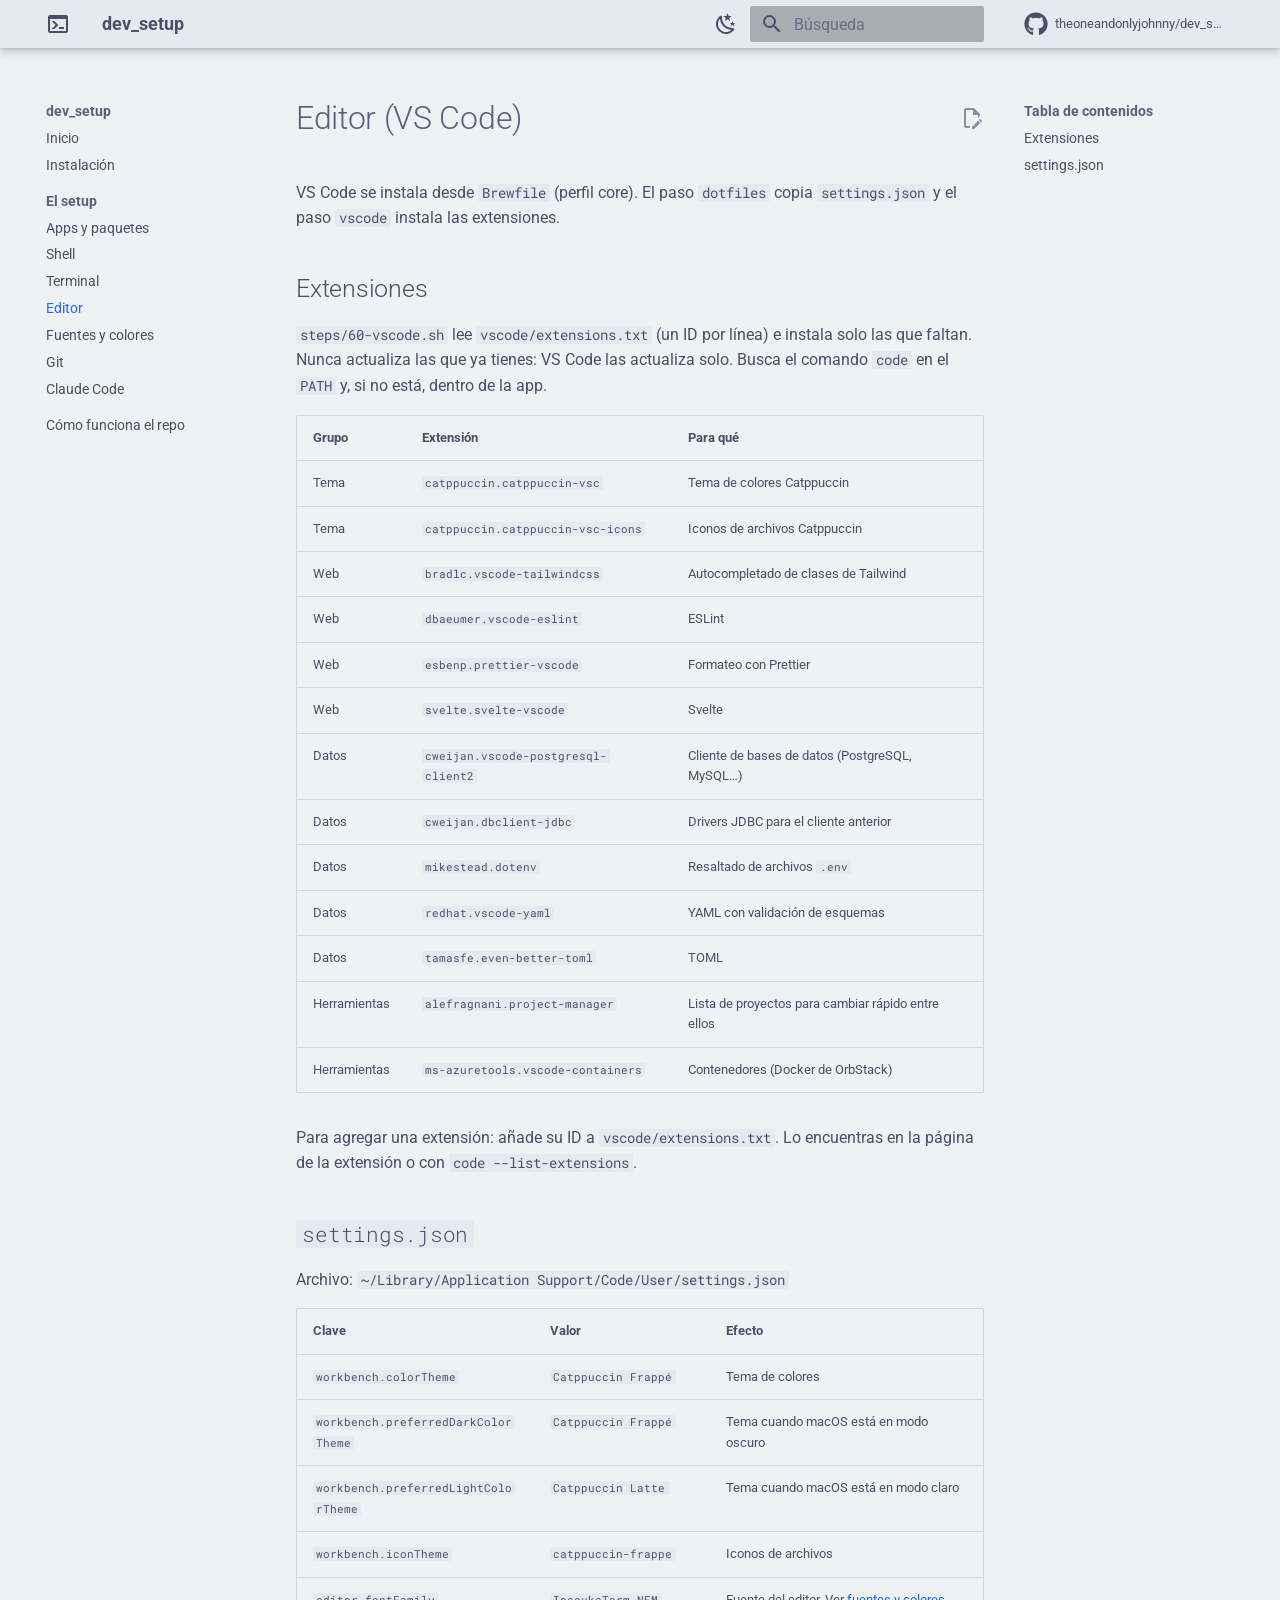
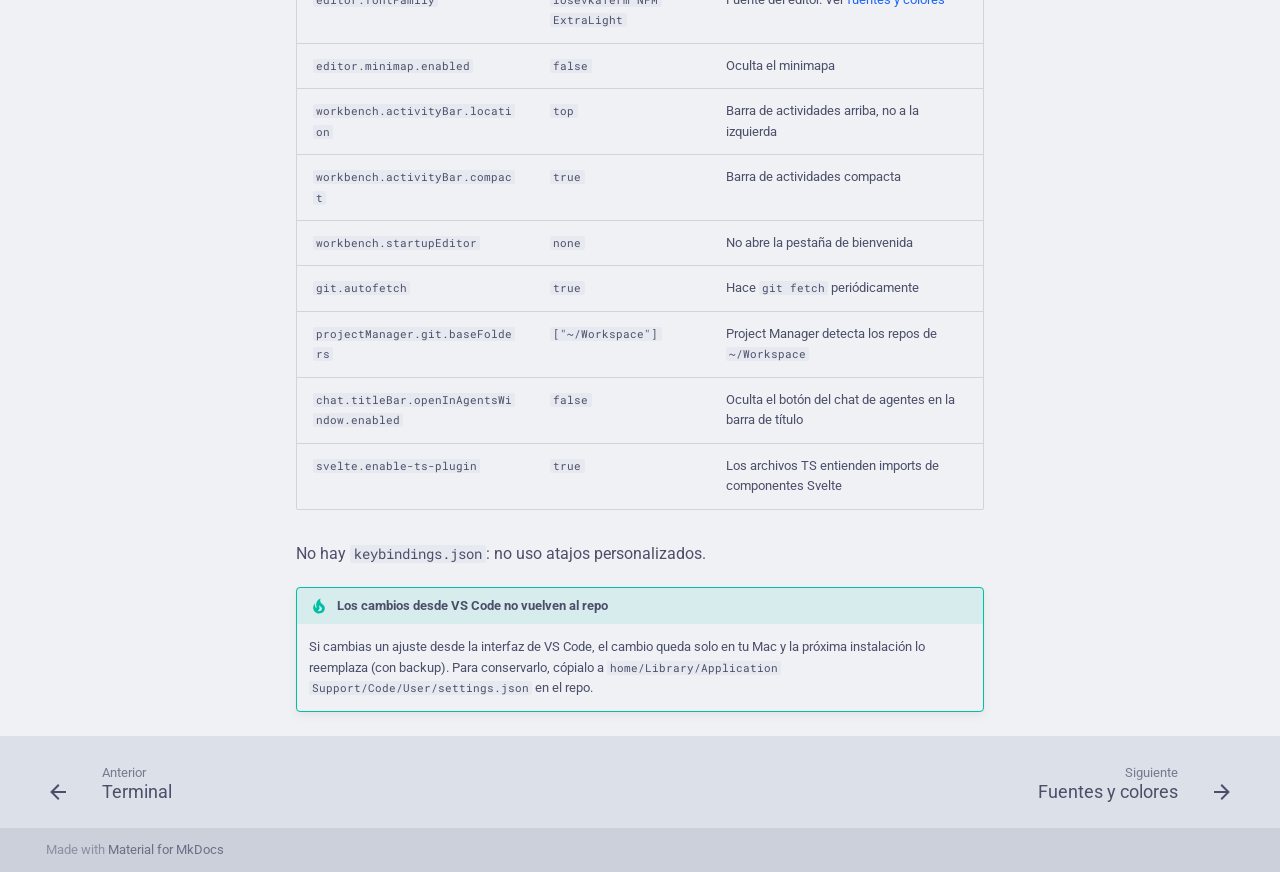
<file: editor/index.html>
<!doctype html>
<html lang="es" class="no-js">
  <head>
    
      <meta charset="utf-8">
      <meta name="viewport" content="width=device-width,initial-scale=1">
      
        <meta name="description" content="Mi entorno de desarrollo para macOS (Apple Silicon), documentado y reproducible con un solo script.">
      
      
        <meta name="author" content="Juan Guzman">
      
      
        <link rel="canonical" href="https://theoneandonlyjohnny.github.io/dev_setup/editor/">
      
      
        <link rel="prev" href="../terminal/">
      
      
        <link rel="next" href="../fonts-and-colors/">
      
      
        
      
      
      <link rel="icon" href="../assets/images/favicon.png">
      <meta name="generator" content="mkdocs-1.6.1, mkdocs-material-9.7.7">
    
    
      
        <title>Editor - dev_setup</title>
      
    
    
      <link rel="stylesheet" href="../assets/stylesheets/main.ec1eaa64.min.css">
      
        
        <link rel="stylesheet" href="../assets/stylesheets/palette.ab4e12ef.min.css">
      
      


    
    
      
    
    
      
        
        
        <link rel="preconnect" href="https://fonts.gstatic.com" crossorigin>
        <link rel="stylesheet" href="https://fonts.googleapis.com/css?family=Roboto:300,300i,400,400i,700,700i%7CRoboto+Mono:400,400i,700,700i&display=fallback">
        <style>:root{--md-text-font:"Roboto";--md-code-font:"Roboto Mono"}</style>
      
    
    
      <link rel="stylesheet" href="../stylesheets/catppuccin.css">
    
    <script>__md_scope=new URL("..",location),__md_hash=e=>[...e].reduce(((e,_)=>(e<<5)-e+_.charCodeAt(0)),0),__md_get=(e,_=localStorage,t=__md_scope)=>JSON.parse(_.getItem(t.pathname+"."+e)),__md_set=(e,_,t=localStorage,a=__md_scope)=>{try{t.setItem(a.pathname+"."+e,JSON.stringify(_))}catch(e){}}</script>
    
      

    
    
  </head>
  
  
    
    
      
    
    
    
    
    <body dir="ltr" data-md-color-scheme="default" data-md-color-primary="custom" data-md-color-accent="custom">
  
    
    <input class="md-toggle" data-md-toggle="drawer" type="checkbox" id="__drawer" autocomplete="off">
    <input class="md-toggle" data-md-toggle="search" type="checkbox" id="__search" autocomplete="off">
    <label class="md-overlay" for="__drawer"></label>
    <div data-md-component="skip">
      
        
        <a href="#editor-vs-code" class="md-skip">
          Saltar a contenido
        </a>
      
    </div>
    <div data-md-component="announce">
      
    </div>
    
    
      

  

<header class="md-header md-header--shadow" data-md-component="header">
  <nav class="md-header__inner md-grid" aria-label="Cabecera">
    <a href=".." title="dev_setup" class="md-header__button md-logo" aria-label="dev_setup" data-md-component="logo">
      
  
  <svg xmlns="http://www.w3.org/2000/svg" viewBox="0 0 24 24"><path d="M20 19V7H4v12zm0-16a2 2 0 0 1 2 2v14a2 2 0 0 1-2 2H4a2 2 0 0 1-2-2V5a2 2 0 0 1 2-2zm-7 14v-2h5v2zm-3.42-4L5.57 9H8.4l3.3 3.3c.39.39.39 1.03 0 1.42L8.42 17H5.59z"/></svg>

    </a>
    <label class="md-header__button md-icon" for="__drawer">
      
      <svg xmlns="http://www.w3.org/2000/svg" viewBox="0 0 24 24"><path d="M3 6h18v2H3zm0 5h18v2H3zm0 5h18v2H3z"/></svg>
    </label>
    <div class="md-header__title" data-md-component="header-title">
      <div class="md-header__ellipsis">
        <div class="md-header__topic">
          <span class="md-ellipsis">
            dev_setup
          </span>
        </div>
        <div class="md-header__topic" data-md-component="header-topic">
          <span class="md-ellipsis">
            
              Editor
            
          </span>
        </div>
      </div>
    </div>
    
      
        <form class="md-header__option" data-md-component="palette">
  
    
    
    
    <input class="md-option" data-md-color-media="(prefers-color-scheme: light)" data-md-color-scheme="default" data-md-color-primary="custom" data-md-color-accent="custom"  aria-label="Cambiar a modo oscuro"  type="radio" name="__palette" id="__palette_0">
    
      <label class="md-header__button md-icon" title="Cambiar a modo oscuro" for="__palette_1" hidden>
        <svg xmlns="http://www.w3.org/2000/svg" viewBox="0 0 24 24"><path d="m17.75 4.09-2.53 1.94.91 3.06-2.63-1.81-2.63 1.81.91-3.06-2.53-1.94L12.44 4l1.06-3 1.06 3zm3.5 6.91-1.64 1.25.59 1.98-1.7-1.17-1.7 1.17.59-1.98L15.75 11l2.06-.05L18.5 9l.69 1.95zm-2.28 4.95c.83-.08 1.72 1.1 1.19 1.85-.32.45-.66.87-1.08 1.27C15.17 23 8.84 23 4.94 19.07c-3.91-3.9-3.91-10.24 0-14.14.4-.4.82-.76 1.27-1.08.75-.53 1.93.36 1.85 1.19-.27 2.86.69 5.83 2.89 8.02a9.96 9.96 0 0 0 8.02 2.89m-1.64 2.02a12.08 12.08 0 0 1-7.8-3.47c-2.17-2.19-3.33-5-3.49-7.82-2.81 3.14-2.7 7.96.31 10.98 3.02 3.01 7.84 3.12 10.98.31"/></svg>
      </label>
    
  
    
    
    
    <input class="md-option" data-md-color-media="(prefers-color-scheme: dark)" data-md-color-scheme="slate" data-md-color-primary="custom" data-md-color-accent="custom"  aria-label="Cambiar a modo claro"  type="radio" name="__palette" id="__palette_1">
    
      <label class="md-header__button md-icon" title="Cambiar a modo claro" for="__palette_0" hidden>
        <svg xmlns="http://www.w3.org/2000/svg" viewBox="0 0 24 24"><path d="M12 7a5 5 0 0 1 5 5 5 5 0 0 1-5 5 5 5 0 0 1-5-5 5 5 0 0 1 5-5m0 2a3 3 0 0 0-3 3 3 3 0 0 0 3 3 3 3 0 0 0 3-3 3 3 0 0 0-3-3m0-7 2.39 3.42C13.65 5.15 12.84 5 12 5s-1.65.15-2.39.42zM3.34 7l4.16-.35A7.2 7.2 0 0 0 5.94 8.5c-.44.74-.69 1.5-.83 2.29zm.02 10 1.76-3.77a7.131 7.131 0 0 0 2.38 4.14zM20.65 7l-1.77 3.79a7.02 7.02 0 0 0-2.38-4.15zm-.01 10-4.14.36c.59-.51 1.12-1.14 1.54-1.86.42-.73.69-1.5.83-2.29zM12 22l-2.41-3.44c.74.27 1.55.44 2.41.44.82 0 1.63-.17 2.37-.44z"/></svg>
      </label>
    
  
</form>
      
    
    
      <script>var palette=__md_get("__palette");if(palette&&palette.color){if("(prefers-color-scheme)"===palette.color.media){var media=matchMedia("(prefers-color-scheme: light)"),input=document.querySelector(media.matches?"[data-md-color-media='(prefers-color-scheme: light)']":"[data-md-color-media='(prefers-color-scheme: dark)']");palette.color.media=input.getAttribute("data-md-color-media"),palette.color.scheme=input.getAttribute("data-md-color-scheme"),palette.color.primary=input.getAttribute("data-md-color-primary"),palette.color.accent=input.getAttribute("data-md-color-accent")}for(var[key,value]of Object.entries(palette.color))document.body.setAttribute("data-md-color-"+key,value)}</script>
    
    
    
      
      
        <label class="md-header__button md-icon" for="__search">
          
          <svg xmlns="http://www.w3.org/2000/svg" viewBox="0 0 24 24"><path d="M9.5 3A6.5 6.5 0 0 1 16 9.5c0 1.61-.59 3.09-1.56 4.23l.27.27h.79l5 5-1.5 1.5-5-5v-.79l-.27-.27A6.52 6.52 0 0 1 9.5 16 6.5 6.5 0 0 1 3 9.5 6.5 6.5 0 0 1 9.5 3m0 2C7 5 5 7 5 9.5S7 14 9.5 14 14 12 14 9.5 12 5 9.5 5"/></svg>
        </label>
        <div class="md-search" data-md-component="search" role="dialog">
  <label class="md-search__overlay" for="__search"></label>
  <div class="md-search__inner" role="search">
    <form class="md-search__form" name="search">
      <input type="text" class="md-search__input" name="query" aria-label="Búsqueda" placeholder="Búsqueda" autocapitalize="off" autocorrect="off" autocomplete="off" spellcheck="false" data-md-component="search-query" required>
      <label class="md-search__icon md-icon" for="__search">
        
        <svg xmlns="http://www.w3.org/2000/svg" viewBox="0 0 24 24"><path d="M9.5 3A6.5 6.5 0 0 1 16 9.5c0 1.61-.59 3.09-1.56 4.23l.27.27h.79l5 5-1.5 1.5-5-5v-.79l-.27-.27A6.52 6.52 0 0 1 9.5 16 6.5 6.5 0 0 1 3 9.5 6.5 6.5 0 0 1 9.5 3m0 2C7 5 5 7 5 9.5S7 14 9.5 14 14 12 14 9.5 12 5 9.5 5"/></svg>
        
        <svg xmlns="http://www.w3.org/2000/svg" viewBox="0 0 24 24"><path d="M20 11v2H8l5.5 5.5-1.42 1.42L4.16 12l7.92-7.92L13.5 5.5 8 11z"/></svg>
      </label>
      <nav class="md-search__options" aria-label="Buscar">
        
        <button type="reset" class="md-search__icon md-icon" title="Limpiar" aria-label="Limpiar" tabindex="-1">
          
          <svg xmlns="http://www.w3.org/2000/svg" viewBox="0 0 24 24"><path d="M19 6.41 17.59 5 12 10.59 6.41 5 5 6.41 10.59 12 5 17.59 6.41 19 12 13.41 17.59 19 19 17.59 13.41 12z"/></svg>
        </button>
      </nav>
      
        <div class="md-search__suggest" data-md-component="search-suggest"></div>
      
    </form>
    <div class="md-search__output">
      <div class="md-search__scrollwrap" tabindex="0" data-md-scrollfix>
        <div class="md-search-result" data-md-component="search-result">
          <div class="md-search-result__meta">
            Inicializando búsqueda
          </div>
          <ol class="md-search-result__list" role="presentation"></ol>
        </div>
      </div>
    </div>
  </div>
</div>
      
    
    
      <div class="md-header__source">
        <a href="https://github.com/theoneandonlyjohnny/dev_setup" title="Ir al repositorio" class="md-source" data-md-component="source">
  <div class="md-source__icon md-icon">
    
    <svg xmlns="http://www.w3.org/2000/svg" viewBox="0 0 512 512"><!--! Font Awesome Free 7.1.0 by @fontawesome - https://fontawesome.com License - https://fontawesome.com/license/free (Icons: CC BY 4.0, Fonts: SIL OFL 1.1, Code: MIT License) Copyright 2025 Fonticons, Inc.--><path d="M173.9 397.4c0 2-2.3 3.6-5.2 3.6-3.3.3-5.6-1.3-5.6-3.6 0-2 2.3-3.6 5.2-3.6 3-.3 5.6 1.3 5.6 3.6m-31.1-4.5c-.7 2 1.3 4.3 4.3 4.9 2.6 1 5.6 0 6.2-2s-1.3-4.3-4.3-5.2c-2.6-.7-5.5.3-6.2 2.3m44.2-1.7c-2.9.7-4.9 2.6-4.6 4.9.3 2 2.9 3.3 5.9 2.6 2.9-.7 4.9-2.6 4.6-4.6-.3-1.9-3-3.2-5.9-2.9M252.8 8C114.1 8 8 113.3 8 252c0 110.9 69.8 205.8 169.5 239.2 12.8 2.3 17.3-5.6 17.3-12.1 0-6.2-.3-40.4-.3-61.4 0 0-70 15-84.7-29.8 0 0-11.4-29.1-27.8-36.6 0 0-22.9-15.7 1.6-15.4 0 0 24.9 2 38.6 25.8 21.9 38.6 58.6 27.5 72.9 20.9 2.3-16 8.8-27.1 16-33.7-55.9-6.2-112.3-14.3-112.3-110.5 0-27.5 7.6-41.3 23.6-58.9-2.6-6.5-11.1-33.3 2.6-67.9 20.9-6.5 69 27 69 27 20-5.6 41.5-8.5 62.8-8.5s42.8 2.9 62.8 8.5c0 0 48.1-33.6 69-27 13.7 34.7 5.2 61.4 2.6 67.9 16 17.7 25.8 31.5 25.8 58.9 0 96.5-58.9 104.2-114.8 110.5 9.2 7.9 17 22.9 17 46.4 0 33.7-.3 75.4-.3 83.6 0 6.5 4.6 14.4 17.3 12.1C436.2 457.8 504 362.9 504 252 504 113.3 391.5 8 252.8 8M105.2 352.9c-1.3 1-1 3.3.7 5.2 1.6 1.6 3.9 2.3 5.2 1 1.3-1 1-3.3-.7-5.2-1.6-1.6-3.9-2.3-5.2-1m-10.8-8.1c-.7 1.3.3 2.9 2.3 3.9 1.6 1 3.6.7 4.3-.7.7-1.3-.3-2.9-2.3-3.9-2-.6-3.6-.3-4.3.7m32.4 35.6c-1.6 1.3-1 4.3 1.3 6.2 2.3 2.3 5.2 2.6 6.5 1 1.3-1.3.7-4.3-1.3-6.2-2.2-2.3-5.2-2.6-6.5-1m-11.4-14.7c-1.6 1-1.6 3.6 0 5.9s4.3 3.3 5.6 2.3c1.6-1.3 1.6-3.9 0-6.2-1.4-2.3-4-3.3-5.6-2"/></svg>
  </div>
  <div class="md-source__repository">
    theoneandonlyjohnny/dev_setup
  </div>
</a>
      </div>
    
  </nav>
  
</header>
    
    <div class="md-container" data-md-component="container">
      
      
        
          
        
      
      <main class="md-main" data-md-component="main">
        <div class="md-main__inner md-grid">
          
            
              
              <div class="md-sidebar md-sidebar--primary" data-md-component="sidebar" data-md-type="navigation" >
                <div class="md-sidebar__scrollwrap">
                  <div class="md-sidebar__inner">
                    



<nav class="md-nav md-nav--primary" aria-label="Navegación" data-md-level="0">
  <label class="md-nav__title" for="__drawer">
    <a href=".." title="dev_setup" class="md-nav__button md-logo" aria-label="dev_setup" data-md-component="logo">
      
  
  <svg xmlns="http://www.w3.org/2000/svg" viewBox="0 0 24 24"><path d="M20 19V7H4v12zm0-16a2 2 0 0 1 2 2v14a2 2 0 0 1-2 2H4a2 2 0 0 1-2-2V5a2 2 0 0 1 2-2zm-7 14v-2h5v2zm-3.42-4L5.57 9H8.4l3.3 3.3c.39.39.39 1.03 0 1.42L8.42 17H5.59z"/></svg>

    </a>
    dev_setup
  </label>
  
    <div class="md-nav__source">
      <a href="https://github.com/theoneandonlyjohnny/dev_setup" title="Ir al repositorio" class="md-source" data-md-component="source">
  <div class="md-source__icon md-icon">
    
    <svg xmlns="http://www.w3.org/2000/svg" viewBox="0 0 512 512"><!--! Font Awesome Free 7.1.0 by @fontawesome - https://fontawesome.com License - https://fontawesome.com/license/free (Icons: CC BY 4.0, Fonts: SIL OFL 1.1, Code: MIT License) Copyright 2025 Fonticons, Inc.--><path d="M173.9 397.4c0 2-2.3 3.6-5.2 3.6-3.3.3-5.6-1.3-5.6-3.6 0-2 2.3-3.6 5.2-3.6 3-.3 5.6 1.3 5.6 3.6m-31.1-4.5c-.7 2 1.3 4.3 4.3 4.9 2.6 1 5.6 0 6.2-2s-1.3-4.3-4.3-5.2c-2.6-.7-5.5.3-6.2 2.3m44.2-1.7c-2.9.7-4.9 2.6-4.6 4.9.3 2 2.9 3.3 5.9 2.6 2.9-.7 4.9-2.6 4.6-4.6-.3-1.9-3-3.2-5.9-2.9M252.8 8C114.1 8 8 113.3 8 252c0 110.9 69.8 205.8 169.5 239.2 12.8 2.3 17.3-5.6 17.3-12.1 0-6.2-.3-40.4-.3-61.4 0 0-70 15-84.7-29.8 0 0-11.4-29.1-27.8-36.6 0 0-22.9-15.7 1.6-15.4 0 0 24.9 2 38.6 25.8 21.9 38.6 58.6 27.5 72.9 20.9 2.3-16 8.8-27.1 16-33.7-55.9-6.2-112.3-14.3-112.3-110.5 0-27.5 7.6-41.3 23.6-58.9-2.6-6.5-11.1-33.3 2.6-67.9 20.9-6.5 69 27 69 27 20-5.6 41.5-8.5 62.8-8.5s42.8 2.9 62.8 8.5c0 0 48.1-33.6 69-27 13.7 34.7 5.2 61.4 2.6 67.9 16 17.7 25.8 31.5 25.8 58.9 0 96.5-58.9 104.2-114.8 110.5 9.2 7.9 17 22.9 17 46.4 0 33.7-.3 75.4-.3 83.6 0 6.5 4.6 14.4 17.3 12.1C436.2 457.8 504 362.9 504 252 504 113.3 391.5 8 252.8 8M105.2 352.9c-1.3 1-1 3.3.7 5.2 1.6 1.6 3.9 2.3 5.2 1 1.3-1 1-3.3-.7-5.2-1.6-1.6-3.9-2.3-5.2-1m-10.8-8.1c-.7 1.3.3 2.9 2.3 3.9 1.6 1 3.6.7 4.3-.7.7-1.3-.3-2.9-2.3-3.9-2-.6-3.6-.3-4.3.7m32.4 35.6c-1.6 1.3-1 4.3 1.3 6.2 2.3 2.3 5.2 2.6 6.5 1 1.3-1.3.7-4.3-1.3-6.2-2.2-2.3-5.2-2.6-6.5-1m-11.4-14.7c-1.6 1-1.6 3.6 0 5.9s4.3 3.3 5.6 2.3c1.6-1.3 1.6-3.9 0-6.2-1.4-2.3-4-3.3-5.6-2"/></svg>
  </div>
  <div class="md-source__repository">
    theoneandonlyjohnny/dev_setup
  </div>
</a>
    </div>
  
  <ul class="md-nav__list" data-md-scrollfix>
    
      
      
  
  
  
  
    <li class="md-nav__item">
      <a href=".." class="md-nav__link">
        
  
  
  <span class="md-ellipsis">
    
  
    Inicio
  

    
  </span>
  
  

      </a>
    </li>
  

    
      
      
  
  
  
  
    <li class="md-nav__item">
      <a href="../install/" class="md-nav__link">
        
  
  
  <span class="md-ellipsis">
    
  
    Instalación
  

    
  </span>
  
  

      </a>
    </li>
  

    
      
      
  
  
    
  
  
  
    
    
    
    
      
        
        
      
    
    
    <li class="md-nav__item md-nav__item--active md-nav__item--section md-nav__item--nested">
      
        
        
        <input class="md-nav__toggle md-toggle " type="checkbox" id="__nav_3" checked>
        
          
          <label class="md-nav__link" for="__nav_3" id="__nav_3_label" tabindex="">
            
  
  
  <span class="md-ellipsis">
    
  
    El setup
  

    
  </span>
  
  

            <span class="md-nav__icon md-icon"></span>
          </label>
        
        <nav class="md-nav" data-md-level="1" aria-labelledby="__nav_3_label" aria-expanded="true">
          <label class="md-nav__title" for="__nav_3">
            <span class="md-nav__icon md-icon"></span>
            
  
    El setup
  

          </label>
          <ul class="md-nav__list" data-md-scrollfix>
            
              
                
  
  
  
  
    <li class="md-nav__item">
      <a href="../apps/" class="md-nav__link">
        
  
  
  <span class="md-ellipsis">
    
  
    Apps y paquetes
  

    
  </span>
  
  

      </a>
    </li>
  

              
            
              
                
  
  
  
  
    <li class="md-nav__item">
      <a href="../shell/" class="md-nav__link">
        
  
  
  <span class="md-ellipsis">
    
  
    Shell
  

    
  </span>
  
  

      </a>
    </li>
  

              
            
              
                
  
  
  
  
    <li class="md-nav__item">
      <a href="../terminal/" class="md-nav__link">
        
  
  
  <span class="md-ellipsis">
    
  
    Terminal
  

    
  </span>
  
  

      </a>
    </li>
  

              
            
              
                
  
  
    
  
  
  
    <li class="md-nav__item md-nav__item--active">
      
      <input class="md-nav__toggle md-toggle" type="checkbox" id="__toc">
      
      
        
      
      
        <label class="md-nav__link md-nav__link--active" for="__toc">
          
  
  
  <span class="md-ellipsis">
    
  
    Editor
  

    
  </span>
  
  

          <span class="md-nav__icon md-icon"></span>
        </label>
      
      <a href="./" class="md-nav__link md-nav__link--active">
        
  
  
  <span class="md-ellipsis">
    
  
    Editor
  

    
  </span>
  
  

      </a>
      
        

<nav class="md-nav md-nav--secondary" aria-label="Tabla de contenidos">
  
  
  
    
  
  
    <label class="md-nav__title" for="__toc">
      <span class="md-nav__icon md-icon"></span>
      Tabla de contenidos
    </label>
    <ul class="md-nav__list" data-md-component="toc" data-md-scrollfix>
      
        <li class="md-nav__item">
  <a href="#extensiones" class="md-nav__link">
    <span class="md-ellipsis">
      
        Extensiones
      
    </span>
  </a>
  
</li>
      
        <li class="md-nav__item">
  <a href="#settingsjson" class="md-nav__link">
    <span class="md-ellipsis">
      
        settings.json
      
    </span>
  </a>
  
</li>
      
    </ul>
  
</nav>
      
    </li>
  

              
            
              
                
  
  
  
  
    <li class="md-nav__item">
      <a href="../fonts-and-colors/" class="md-nav__link">
        
  
  
  <span class="md-ellipsis">
    
  
    Fuentes y colores
  

    
  </span>
  
  

      </a>
    </li>
  

              
            
              
                
  
  
  
  
    <li class="md-nav__item">
      <a href="../git/" class="md-nav__link">
        
  
  
  <span class="md-ellipsis">
    
  
    Git
  

    
  </span>
  
  

      </a>
    </li>
  

              
            
              
                
  
  
  
  
    <li class="md-nav__item">
      <a href="../claude-code/" class="md-nav__link">
        
  
  
  <span class="md-ellipsis">
    
  
    Claude Code
  

    
  </span>
  
  

      </a>
    </li>
  

              
            
          </ul>
        </nav>
      
    </li>
  

    
      
      
  
  
  
  
    <li class="md-nav__item">
      <a href="../repository/" class="md-nav__link">
        
  
  
  <span class="md-ellipsis">
    
  
    Cómo funciona el repo
  

    
  </span>
  
  

      </a>
    </li>
  

    
  </ul>
</nav>
                  </div>
                </div>
              </div>
            
            
              
              <div class="md-sidebar md-sidebar--secondary" data-md-component="sidebar" data-md-type="toc" >
                <div class="md-sidebar__scrollwrap">
                  <div class="md-sidebar__inner">
                    

<nav class="md-nav md-nav--secondary" aria-label="Tabla de contenidos">
  
  
  
    
  
  
    <label class="md-nav__title" for="__toc">
      <span class="md-nav__icon md-icon"></span>
      Tabla de contenidos
    </label>
    <ul class="md-nav__list" data-md-component="toc" data-md-scrollfix>
      
        <li class="md-nav__item">
  <a href="#extensiones" class="md-nav__link">
    <span class="md-ellipsis">
      
        Extensiones
      
    </span>
  </a>
  
</li>
      
        <li class="md-nav__item">
  <a href="#settingsjson" class="md-nav__link">
    <span class="md-ellipsis">
      
        settings.json
      
    </span>
  </a>
  
</li>
      
    </ul>
  
</nav>
                  </div>
                </div>
              </div>
            
          
          
            <div class="md-content" data-md-component="content">
              
              <article class="md-content__inner md-typeset">
                
                  


  
    <a href="https://github.com/theoneandonlyjohnny/dev_setup/edit/main/docs/editor.md" title="Editar esta página" class="md-content__button md-icon" rel="edit">
      
      <svg xmlns="http://www.w3.org/2000/svg" viewBox="0 0 24 24"><path d="M10 20H6V4h7v5h5v3.1l2-2V8l-6-6H6c-1.1 0-2 .9-2 2v16c0 1.1.9 2 2 2h4zm10.2-7c.1 0 .3.1.4.2l1.3 1.3c.2.2.2.6 0 .8l-1 1-2.1-2.1 1-1c.1-.1.2-.2.4-.2m0 3.9L14.1 23H12v-2.1l6.1-6.1z"/></svg>
    </a>
  
  


<h1 id="editor-vs-code">Editor (VS Code)<a class="headerlink" href="#editor-vs-code" title="Permanent link">&para;</a></h1>
<p>VS Code se instala desde <code>Brewfile</code> (perfil core). El paso <code>dotfiles</code> copia <code>settings.json</code> y el paso <code>vscode</code> instala las extensiones.</p>
<h2 id="extensiones">Extensiones<a class="headerlink" href="#extensiones" title="Permanent link">&para;</a></h2>
<p><code>steps/60-vscode.sh</code> lee <code>vscode/extensions.txt</code> (un ID por línea) e instala solo las que faltan. Nunca actualiza las que ya tienes: VS Code las actualiza solo. Busca el comando <code>code</code> en el <code>PATH</code> y, si no está, dentro de la app.</p>
<table>
<thead>
<tr>
<th>Grupo</th>
<th>Extensión</th>
<th>Para qué</th>
</tr>
</thead>
<tbody>
<tr>
<td>Tema</td>
<td><code>catppuccin.catppuccin-vsc</code></td>
<td>Tema de colores Catppuccin</td>
</tr>
<tr>
<td>Tema</td>
<td><code>catppuccin.catppuccin-vsc-icons</code></td>
<td>Iconos de archivos Catppuccin</td>
</tr>
<tr>
<td>Web</td>
<td><code>bradlc.vscode-tailwindcss</code></td>
<td>Autocompletado de clases de Tailwind</td>
</tr>
<tr>
<td>Web</td>
<td><code>dbaeumer.vscode-eslint</code></td>
<td>ESLint</td>
</tr>
<tr>
<td>Web</td>
<td><code>esbenp.prettier-vscode</code></td>
<td>Formateo con Prettier</td>
</tr>
<tr>
<td>Web</td>
<td><code>svelte.svelte-vscode</code></td>
<td>Svelte</td>
</tr>
<tr>
<td>Datos</td>
<td><code>cweijan.vscode-postgresql-client2</code></td>
<td>Cliente de bases de datos (PostgreSQL, MySQL…)</td>
</tr>
<tr>
<td>Datos</td>
<td><code>cweijan.dbclient-jdbc</code></td>
<td>Drivers JDBC para el cliente anterior</td>
</tr>
<tr>
<td>Datos</td>
<td><code>mikestead.dotenv</code></td>
<td>Resaltado de archivos <code>.env</code></td>
</tr>
<tr>
<td>Datos</td>
<td><code>redhat.vscode-yaml</code></td>
<td>YAML con validación de esquemas</td>
</tr>
<tr>
<td>Datos</td>
<td><code>tamasfe.even-better-toml</code></td>
<td>TOML</td>
</tr>
<tr>
<td>Herramientas</td>
<td><code>alefragnani.project-manager</code></td>
<td>Lista de proyectos para cambiar rápido entre ellos</td>
</tr>
<tr>
<td>Herramientas</td>
<td><code>ms-azuretools.vscode-containers</code></td>
<td>Contenedores (Docker de OrbStack)</td>
</tr>
</tbody>
</table>
<p>Para agregar una extensión: añade su ID a <code>vscode/extensions.txt</code>. Lo encuentras en la página de la extensión o con <code>code --list-extensions</code>.</p>
<h2 id="settingsjson"><code>settings.json</code><a class="headerlink" href="#settingsjson" title="Permanent link">&para;</a></h2>
<p>Archivo: <code>~/Library/Application Support/Code/User/settings.json</code></p>
<table>
<thead>
<tr>
<th>Clave</th>
<th>Valor</th>
<th>Efecto</th>
</tr>
</thead>
<tbody>
<tr>
<td><code>workbench.colorTheme</code></td>
<td><code>Catppuccin Frappé</code></td>
<td>Tema de colores</td>
</tr>
<tr>
<td><code>workbench.preferredDarkColorTheme</code></td>
<td><code>Catppuccin Frappé</code></td>
<td>Tema cuando macOS está en modo oscuro</td>
</tr>
<tr>
<td><code>workbench.preferredLightColorTheme</code></td>
<td><code>Catppuccin Latte</code></td>
<td>Tema cuando macOS está en modo claro</td>
</tr>
<tr>
<td><code>workbench.iconTheme</code></td>
<td><code>catppuccin-frappe</code></td>
<td>Iconos de archivos</td>
</tr>
<tr>
<td><code>editor.fontFamily</code></td>
<td><code>IosevkaTerm NFM ExtraLight</code></td>
<td>Fuente del editor. Ver <a href="../fonts-and-colors/">fuentes y colores</a></td>
</tr>
<tr>
<td><code>editor.minimap.enabled</code></td>
<td><code>false</code></td>
<td>Oculta el minimapa</td>
</tr>
<tr>
<td><code>workbench.activityBar.location</code></td>
<td><code>top</code></td>
<td>Barra de actividades arriba, no a la izquierda</td>
</tr>
<tr>
<td><code>workbench.activityBar.compact</code></td>
<td><code>true</code></td>
<td>Barra de actividades compacta</td>
</tr>
<tr>
<td><code>workbench.startupEditor</code></td>
<td><code>none</code></td>
<td>No abre la pestaña de bienvenida</td>
</tr>
<tr>
<td><code>git.autofetch</code></td>
<td><code>true</code></td>
<td>Hace <code>git fetch</code> periódicamente</td>
</tr>
<tr>
<td><code>projectManager.git.baseFolders</code></td>
<td><code>["~/Workspace"]</code></td>
<td>Project Manager detecta los repos de <code>~/Workspace</code></td>
</tr>
<tr>
<td><code>chat.titleBar.openInAgentsWindow.enabled</code></td>
<td><code>false</code></td>
<td>Oculta el botón del chat de agentes en la barra de título</td>
</tr>
<tr>
<td><code>svelte.enable-ts-plugin</code></td>
<td><code>true</code></td>
<td>Los archivos TS entienden imports de componentes Svelte</td>
</tr>
</tbody>
</table>
<p>No hay <code>keybindings.json</code>: no uso atajos personalizados.</p>
<div class="admonition tip">
<p class="admonition-title">Los cambios desde VS Code no vuelven al repo</p>
<p>Si cambias un ajuste desde la interfaz de VS Code, el cambio queda solo en tu Mac y la próxima instalación lo reemplaza (con backup). Para conservarlo, cópialo a <code>home/Library/Application Support/Code/User/settings.json</code> en el repo.</p>
</div>












                
              </article>
            </div>
          
          
<script>var target=document.getElementById(location.hash.slice(1));target&&target.name&&(target.checked=target.name.startsWith("__tabbed_"))</script>
        </div>
        
          <button type="button" class="md-top md-icon" data-md-component="top" hidden>
  
  <svg xmlns="http://www.w3.org/2000/svg" viewBox="0 0 24 24"><path d="M13 20h-2V8l-5.5 5.5-1.42-1.42L12 4.16l7.92 7.92-1.42 1.42L13 8z"/></svg>
  Volver al principio
</button>
        
      </main>
      
        <footer class="md-footer">
  
    
      
      <nav class="md-footer__inner md-grid" aria-label="Pie" >
        
          
          <a href="../terminal/" class="md-footer__link md-footer__link--prev" aria-label="Anterior: Terminal">
            <div class="md-footer__button md-icon">
              
              <svg xmlns="http://www.w3.org/2000/svg" viewBox="0 0 24 24"><path d="M20 11v2H8l5.5 5.5-1.42 1.42L4.16 12l7.92-7.92L13.5 5.5 8 11z"/></svg>
            </div>
            <div class="md-footer__title">
              <span class="md-footer__direction">
                Anterior
              </span>
              <div class="md-ellipsis">
                Terminal
              </div>
            </div>
          </a>
        
        
          
          <a href="../fonts-and-colors/" class="md-footer__link md-footer__link--next" aria-label="Siguiente: Fuentes y colores">
            <div class="md-footer__title">
              <span class="md-footer__direction">
                Siguiente
              </span>
              <div class="md-ellipsis">
                Fuentes y colores
              </div>
            </div>
            <div class="md-footer__button md-icon">
              
              <svg xmlns="http://www.w3.org/2000/svg" viewBox="0 0 24 24"><path d="M4 11v2h12l-5.5 5.5 1.42 1.42L19.84 12l-7.92-7.92L10.5 5.5 16 11z"/></svg>
            </div>
          </a>
        
      </nav>
    
  
  <div class="md-footer-meta md-typeset">
    <div class="md-footer-meta__inner md-grid">
      <div class="md-copyright">
  
  
    Made with
    <a href="https://squidfunk.github.io/mkdocs-material/" target="_blank" rel="noopener">
      Material for MkDocs
    </a>
  
</div>
      
    </div>
  </div>
</footer>
      
    </div>
    <div class="md-dialog" data-md-component="dialog">
      <div class="md-dialog__inner md-typeset"></div>
    </div>
    
    
    
      
      
      <script id="__config" type="application/json">{"annotate": null, "base": "..", "features": ["content.action.edit", "content.code.copy", "navigation.footer", "navigation.instant", "navigation.sections", "navigation.top", "navigation.tracking", "search.highlight", "search.suggest", "toc.follow"], "search": "../assets/javascripts/workers/search.2c215733.min.js", "tags": null, "translations": {"clipboard.copied": "Copiado al portapapeles", "clipboard.copy": "Copiar al portapapeles", "search.result.more.one": "1 m\u00e1s en esta p\u00e1gina", "search.result.more.other": "# m\u00e1s en esta p\u00e1gina", "search.result.none": "No se encontraron documentos", "search.result.one": "1 documento encontrado", "search.result.other": "# documentos encontrados", "search.result.placeholder": "Teclee para comenzar b\u00fasqueda", "search.result.term.missing": "Falta", "select.version": "Seleccionar versi\u00f3n"}, "version": null}</script>
    
    
      <script src="../assets/javascripts/bundle.d7400e89.min.js"></script>
      
    
  </body>
</html>
</file>
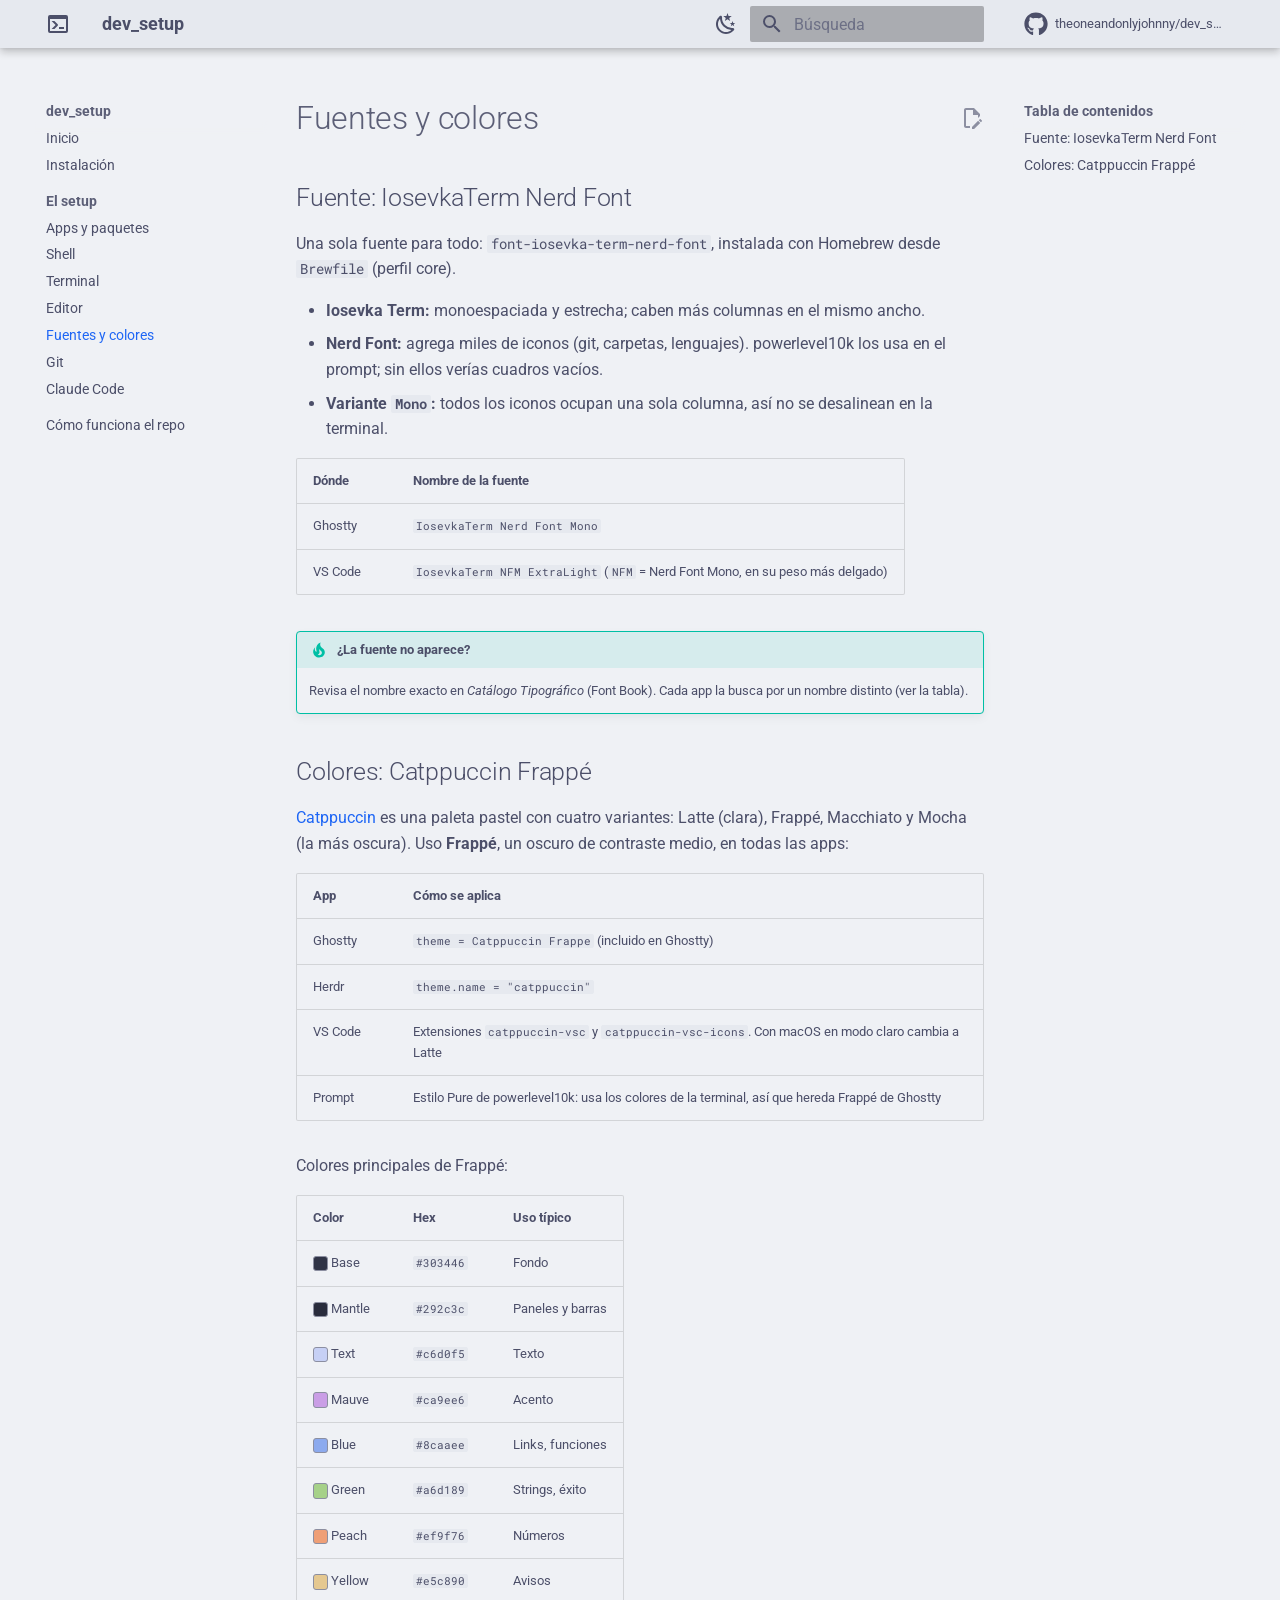
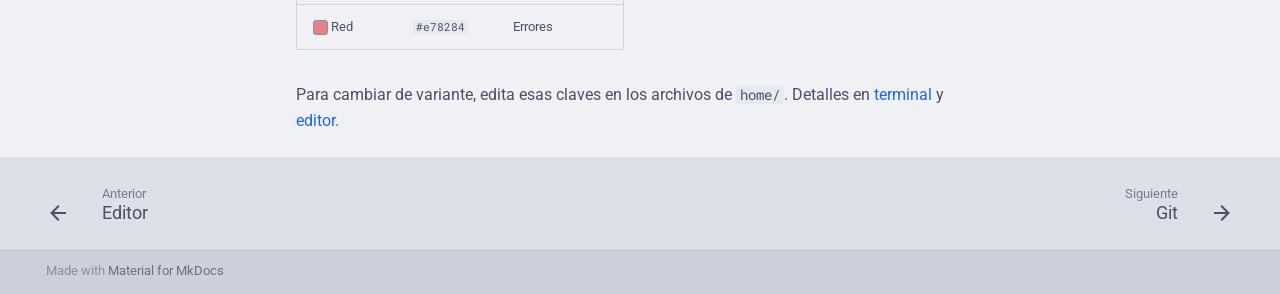
<file: fonts-and-colors/index.html>
<!doctype html>
<html lang="es" class="no-js">
  <head>
    
      <meta charset="utf-8">
      <meta name="viewport" content="width=device-width,initial-scale=1">
      
        <meta name="description" content="Mi entorno de desarrollo para macOS (Apple Silicon), documentado y reproducible con un solo script.">
      
      
        <meta name="author" content="Juan Guzman">
      
      
        <link rel="canonical" href="https://theoneandonlyjohnny.github.io/dev_setup/fonts-and-colors/">
      
      
        <link rel="prev" href="../editor/">
      
      
        <link rel="next" href="../git/">
      
      
        
      
      
      <link rel="icon" href="../assets/images/favicon.png">
      <meta name="generator" content="mkdocs-1.6.1, mkdocs-material-9.7.7">
    
    
      
        <title>Fuentes y colores - dev_setup</title>
      
    
    
      <link rel="stylesheet" href="../assets/stylesheets/main.ec1eaa64.min.css">
      
        
        <link rel="stylesheet" href="../assets/stylesheets/palette.ab4e12ef.min.css">
      
      


    
    
      
    
    
      
        
        
        <link rel="preconnect" href="https://fonts.gstatic.com" crossorigin>
        <link rel="stylesheet" href="https://fonts.googleapis.com/css?family=Roboto:300,300i,400,400i,700,700i%7CRoboto+Mono:400,400i,700,700i&display=fallback">
        <style>:root{--md-text-font:"Roboto";--md-code-font:"Roboto Mono"}</style>
      
    
    
      <link rel="stylesheet" href="../stylesheets/catppuccin.css">
    
    <script>__md_scope=new URL("..",location),__md_hash=e=>[...e].reduce(((e,_)=>(e<<5)-e+_.charCodeAt(0)),0),__md_get=(e,_=localStorage,t=__md_scope)=>JSON.parse(_.getItem(t.pathname+"."+e)),__md_set=(e,_,t=localStorage,a=__md_scope)=>{try{t.setItem(a.pathname+"."+e,JSON.stringify(_))}catch(e){}}</script>
    
      

    
    
  </head>
  
  
    
    
      
    
    
    
    
    <body dir="ltr" data-md-color-scheme="default" data-md-color-primary="custom" data-md-color-accent="custom">
  
    
    <input class="md-toggle" data-md-toggle="drawer" type="checkbox" id="__drawer" autocomplete="off">
    <input class="md-toggle" data-md-toggle="search" type="checkbox" id="__search" autocomplete="off">
    <label class="md-overlay" for="__drawer"></label>
    <div data-md-component="skip">
      
        
        <a href="#fuentes-y-colores" class="md-skip">
          Saltar a contenido
        </a>
      
    </div>
    <div data-md-component="announce">
      
    </div>
    
    
      

  

<header class="md-header md-header--shadow" data-md-component="header">
  <nav class="md-header__inner md-grid" aria-label="Cabecera">
    <a href=".." title="dev_setup" class="md-header__button md-logo" aria-label="dev_setup" data-md-component="logo">
      
  
  <svg xmlns="http://www.w3.org/2000/svg" viewBox="0 0 24 24"><path d="M20 19V7H4v12zm0-16a2 2 0 0 1 2 2v14a2 2 0 0 1-2 2H4a2 2 0 0 1-2-2V5a2 2 0 0 1 2-2zm-7 14v-2h5v2zm-3.42-4L5.57 9H8.4l3.3 3.3c.39.39.39 1.03 0 1.42L8.42 17H5.59z"/></svg>

    </a>
    <label class="md-header__button md-icon" for="__drawer">
      
      <svg xmlns="http://www.w3.org/2000/svg" viewBox="0 0 24 24"><path d="M3 6h18v2H3zm0 5h18v2H3zm0 5h18v2H3z"/></svg>
    </label>
    <div class="md-header__title" data-md-component="header-title">
      <div class="md-header__ellipsis">
        <div class="md-header__topic">
          <span class="md-ellipsis">
            dev_setup
          </span>
        </div>
        <div class="md-header__topic" data-md-component="header-topic">
          <span class="md-ellipsis">
            
              Fuentes y colores
            
          </span>
        </div>
      </div>
    </div>
    
      
        <form class="md-header__option" data-md-component="palette">
  
    
    
    
    <input class="md-option" data-md-color-media="(prefers-color-scheme: light)" data-md-color-scheme="default" data-md-color-primary="custom" data-md-color-accent="custom"  aria-label="Cambiar a modo oscuro"  type="radio" name="__palette" id="__palette_0">
    
      <label class="md-header__button md-icon" title="Cambiar a modo oscuro" for="__palette_1" hidden>
        <svg xmlns="http://www.w3.org/2000/svg" viewBox="0 0 24 24"><path d="m17.75 4.09-2.53 1.94.91 3.06-2.63-1.81-2.63 1.81.91-3.06-2.53-1.94L12.44 4l1.06-3 1.06 3zm3.5 6.91-1.64 1.25.59 1.98-1.7-1.17-1.7 1.17.59-1.98L15.75 11l2.06-.05L18.5 9l.69 1.95zm-2.28 4.95c.83-.08 1.72 1.1 1.19 1.85-.32.45-.66.87-1.08 1.27C15.17 23 8.84 23 4.94 19.07c-3.91-3.9-3.91-10.24 0-14.14.4-.4.82-.76 1.27-1.08.75-.53 1.93.36 1.85 1.19-.27 2.86.69 5.83 2.89 8.02a9.96 9.96 0 0 0 8.02 2.89m-1.64 2.02a12.08 12.08 0 0 1-7.8-3.47c-2.17-2.19-3.33-5-3.49-7.82-2.81 3.14-2.7 7.96.31 10.98 3.02 3.01 7.84 3.12 10.98.31"/></svg>
      </label>
    
  
    
    
    
    <input class="md-option" data-md-color-media="(prefers-color-scheme: dark)" data-md-color-scheme="slate" data-md-color-primary="custom" data-md-color-accent="custom"  aria-label="Cambiar a modo claro"  type="radio" name="__palette" id="__palette_1">
    
      <label class="md-header__button md-icon" title="Cambiar a modo claro" for="__palette_0" hidden>
        <svg xmlns="http://www.w3.org/2000/svg" viewBox="0 0 24 24"><path d="M12 7a5 5 0 0 1 5 5 5 5 0 0 1-5 5 5 5 0 0 1-5-5 5 5 0 0 1 5-5m0 2a3 3 0 0 0-3 3 3 3 0 0 0 3 3 3 3 0 0 0 3-3 3 3 0 0 0-3-3m0-7 2.39 3.42C13.65 5.15 12.84 5 12 5s-1.65.15-2.39.42zM3.34 7l4.16-.35A7.2 7.2 0 0 0 5.94 8.5c-.44.74-.69 1.5-.83 2.29zm.02 10 1.76-3.77a7.131 7.131 0 0 0 2.38 4.14zM20.65 7l-1.77 3.79a7.02 7.02 0 0 0-2.38-4.15zm-.01 10-4.14.36c.59-.51 1.12-1.14 1.54-1.86.42-.73.69-1.5.83-2.29zM12 22l-2.41-3.44c.74.27 1.55.44 2.41.44.82 0 1.63-.17 2.37-.44z"/></svg>
      </label>
    
  
</form>
      
    
    
      <script>var palette=__md_get("__palette");if(palette&&palette.color){if("(prefers-color-scheme)"===palette.color.media){var media=matchMedia("(prefers-color-scheme: light)"),input=document.querySelector(media.matches?"[data-md-color-media='(prefers-color-scheme: light)']":"[data-md-color-media='(prefers-color-scheme: dark)']");palette.color.media=input.getAttribute("data-md-color-media"),palette.color.scheme=input.getAttribute("data-md-color-scheme"),palette.color.primary=input.getAttribute("data-md-color-primary"),palette.color.accent=input.getAttribute("data-md-color-accent")}for(var[key,value]of Object.entries(palette.color))document.body.setAttribute("data-md-color-"+key,value)}</script>
    
    
    
      
      
        <label class="md-header__button md-icon" for="__search">
          
          <svg xmlns="http://www.w3.org/2000/svg" viewBox="0 0 24 24"><path d="M9.5 3A6.5 6.5 0 0 1 16 9.5c0 1.61-.59 3.09-1.56 4.23l.27.27h.79l5 5-1.5 1.5-5-5v-.79l-.27-.27A6.52 6.52 0 0 1 9.5 16 6.5 6.5 0 0 1 3 9.5 6.5 6.5 0 0 1 9.5 3m0 2C7 5 5 7 5 9.5S7 14 9.5 14 14 12 14 9.5 12 5 9.5 5"/></svg>
        </label>
        <div class="md-search" data-md-component="search" role="dialog">
  <label class="md-search__overlay" for="__search"></label>
  <div class="md-search__inner" role="search">
    <form class="md-search__form" name="search">
      <input type="text" class="md-search__input" name="query" aria-label="Búsqueda" placeholder="Búsqueda" autocapitalize="off" autocorrect="off" autocomplete="off" spellcheck="false" data-md-component="search-query" required>
      <label class="md-search__icon md-icon" for="__search">
        
        <svg xmlns="http://www.w3.org/2000/svg" viewBox="0 0 24 24"><path d="M9.5 3A6.5 6.5 0 0 1 16 9.5c0 1.61-.59 3.09-1.56 4.23l.27.27h.79l5 5-1.5 1.5-5-5v-.79l-.27-.27A6.52 6.52 0 0 1 9.5 16 6.5 6.5 0 0 1 3 9.5 6.5 6.5 0 0 1 9.5 3m0 2C7 5 5 7 5 9.5S7 14 9.5 14 14 12 14 9.5 12 5 9.5 5"/></svg>
        
        <svg xmlns="http://www.w3.org/2000/svg" viewBox="0 0 24 24"><path d="M20 11v2H8l5.5 5.5-1.42 1.42L4.16 12l7.92-7.92L13.5 5.5 8 11z"/></svg>
      </label>
      <nav class="md-search__options" aria-label="Buscar">
        
        <button type="reset" class="md-search__icon md-icon" title="Limpiar" aria-label="Limpiar" tabindex="-1">
          
          <svg xmlns="http://www.w3.org/2000/svg" viewBox="0 0 24 24"><path d="M19 6.41 17.59 5 12 10.59 6.41 5 5 6.41 10.59 12 5 17.59 6.41 19 12 13.41 17.59 19 19 17.59 13.41 12z"/></svg>
        </button>
      </nav>
      
        <div class="md-search__suggest" data-md-component="search-suggest"></div>
      
    </form>
    <div class="md-search__output">
      <div class="md-search__scrollwrap" tabindex="0" data-md-scrollfix>
        <div class="md-search-result" data-md-component="search-result">
          <div class="md-search-result__meta">
            Inicializando búsqueda
          </div>
          <ol class="md-search-result__list" role="presentation"></ol>
        </div>
      </div>
    </div>
  </div>
</div>
      
    
    
      <div class="md-header__source">
        <a href="https://github.com/theoneandonlyjohnny/dev_setup" title="Ir al repositorio" class="md-source" data-md-component="source">
  <div class="md-source__icon md-icon">
    
    <svg xmlns="http://www.w3.org/2000/svg" viewBox="0 0 512 512"><!--! Font Awesome Free 7.1.0 by @fontawesome - https://fontawesome.com License - https://fontawesome.com/license/free (Icons: CC BY 4.0, Fonts: SIL OFL 1.1, Code: MIT License) Copyright 2025 Fonticons, Inc.--><path d="M173.9 397.4c0 2-2.3 3.6-5.2 3.6-3.3.3-5.6-1.3-5.6-3.6 0-2 2.3-3.6 5.2-3.6 3-.3 5.6 1.3 5.6 3.6m-31.1-4.5c-.7 2 1.3 4.3 4.3 4.9 2.6 1 5.6 0 6.2-2s-1.3-4.3-4.3-5.2c-2.6-.7-5.5.3-6.2 2.3m44.2-1.7c-2.9.7-4.9 2.6-4.6 4.9.3 2 2.9 3.3 5.9 2.6 2.9-.7 4.9-2.6 4.6-4.6-.3-1.9-3-3.2-5.9-2.9M252.8 8C114.1 8 8 113.3 8 252c0 110.9 69.8 205.8 169.5 239.2 12.8 2.3 17.3-5.6 17.3-12.1 0-6.2-.3-40.4-.3-61.4 0 0-70 15-84.7-29.8 0 0-11.4-29.1-27.8-36.6 0 0-22.9-15.7 1.6-15.4 0 0 24.9 2 38.6 25.8 21.9 38.6 58.6 27.5 72.9 20.9 2.3-16 8.8-27.1 16-33.7-55.9-6.2-112.3-14.3-112.3-110.5 0-27.5 7.6-41.3 23.6-58.9-2.6-6.5-11.1-33.3 2.6-67.9 20.9-6.5 69 27 69 27 20-5.6 41.5-8.5 62.8-8.5s42.8 2.9 62.8 8.5c0 0 48.1-33.6 69-27 13.7 34.7 5.2 61.4 2.6 67.9 16 17.7 25.8 31.5 25.8 58.9 0 96.5-58.9 104.2-114.8 110.5 9.2 7.9 17 22.9 17 46.4 0 33.7-.3 75.4-.3 83.6 0 6.5 4.6 14.4 17.3 12.1C436.2 457.8 504 362.9 504 252 504 113.3 391.5 8 252.8 8M105.2 352.9c-1.3 1-1 3.3.7 5.2 1.6 1.6 3.9 2.3 5.2 1 1.3-1 1-3.3-.7-5.2-1.6-1.6-3.9-2.3-5.2-1m-10.8-8.1c-.7 1.3.3 2.9 2.3 3.9 1.6 1 3.6.7 4.3-.7.7-1.3-.3-2.9-2.3-3.9-2-.6-3.6-.3-4.3.7m32.4 35.6c-1.6 1.3-1 4.3 1.3 6.2 2.3 2.3 5.2 2.6 6.5 1 1.3-1.3.7-4.3-1.3-6.2-2.2-2.3-5.2-2.6-6.5-1m-11.4-14.7c-1.6 1-1.6 3.6 0 5.9s4.3 3.3 5.6 2.3c1.6-1.3 1.6-3.9 0-6.2-1.4-2.3-4-3.3-5.6-2"/></svg>
  </div>
  <div class="md-source__repository">
    theoneandonlyjohnny/dev_setup
  </div>
</a>
      </div>
    
  </nav>
  
</header>
    
    <div class="md-container" data-md-component="container">
      
      
        
          
        
      
      <main class="md-main" data-md-component="main">
        <div class="md-main__inner md-grid">
          
            
              
              <div class="md-sidebar md-sidebar--primary" data-md-component="sidebar" data-md-type="navigation" >
                <div class="md-sidebar__scrollwrap">
                  <div class="md-sidebar__inner">
                    



<nav class="md-nav md-nav--primary" aria-label="Navegación" data-md-level="0">
  <label class="md-nav__title" for="__drawer">
    <a href=".." title="dev_setup" class="md-nav__button md-logo" aria-label="dev_setup" data-md-component="logo">
      
  
  <svg xmlns="http://www.w3.org/2000/svg" viewBox="0 0 24 24"><path d="M20 19V7H4v12zm0-16a2 2 0 0 1 2 2v14a2 2 0 0 1-2 2H4a2 2 0 0 1-2-2V5a2 2 0 0 1 2-2zm-7 14v-2h5v2zm-3.42-4L5.57 9H8.4l3.3 3.3c.39.39.39 1.03 0 1.42L8.42 17H5.59z"/></svg>

    </a>
    dev_setup
  </label>
  
    <div class="md-nav__source">
      <a href="https://github.com/theoneandonlyjohnny/dev_setup" title="Ir al repositorio" class="md-source" data-md-component="source">
  <div class="md-source__icon md-icon">
    
    <svg xmlns="http://www.w3.org/2000/svg" viewBox="0 0 512 512"><!--! Font Awesome Free 7.1.0 by @fontawesome - https://fontawesome.com License - https://fontawesome.com/license/free (Icons: CC BY 4.0, Fonts: SIL OFL 1.1, Code: MIT License) Copyright 2025 Fonticons, Inc.--><path d="M173.9 397.4c0 2-2.3 3.6-5.2 3.6-3.3.3-5.6-1.3-5.6-3.6 0-2 2.3-3.6 5.2-3.6 3-.3 5.6 1.3 5.6 3.6m-31.1-4.5c-.7 2 1.3 4.3 4.3 4.9 2.6 1 5.6 0 6.2-2s-1.3-4.3-4.3-5.2c-2.6-.7-5.5.3-6.2 2.3m44.2-1.7c-2.9.7-4.9 2.6-4.6 4.9.3 2 2.9 3.3 5.9 2.6 2.9-.7 4.9-2.6 4.6-4.6-.3-1.9-3-3.2-5.9-2.9M252.8 8C114.1 8 8 113.3 8 252c0 110.9 69.8 205.8 169.5 239.2 12.8 2.3 17.3-5.6 17.3-12.1 0-6.2-.3-40.4-.3-61.4 0 0-70 15-84.7-29.8 0 0-11.4-29.1-27.8-36.6 0 0-22.9-15.7 1.6-15.4 0 0 24.9 2 38.6 25.8 21.9 38.6 58.6 27.5 72.9 20.9 2.3-16 8.8-27.1 16-33.7-55.9-6.2-112.3-14.3-112.3-110.5 0-27.5 7.6-41.3 23.6-58.9-2.6-6.5-11.1-33.3 2.6-67.9 20.9-6.5 69 27 69 27 20-5.6 41.5-8.5 62.8-8.5s42.8 2.9 62.8 8.5c0 0 48.1-33.6 69-27 13.7 34.7 5.2 61.4 2.6 67.9 16 17.7 25.8 31.5 25.8 58.9 0 96.5-58.9 104.2-114.8 110.5 9.2 7.9 17 22.9 17 46.4 0 33.7-.3 75.4-.3 83.6 0 6.5 4.6 14.4 17.3 12.1C436.2 457.8 504 362.9 504 252 504 113.3 391.5 8 252.8 8M105.2 352.9c-1.3 1-1 3.3.7 5.2 1.6 1.6 3.9 2.3 5.2 1 1.3-1 1-3.3-.7-5.2-1.6-1.6-3.9-2.3-5.2-1m-10.8-8.1c-.7 1.3.3 2.9 2.3 3.9 1.6 1 3.6.7 4.3-.7.7-1.3-.3-2.9-2.3-3.9-2-.6-3.6-.3-4.3.7m32.4 35.6c-1.6 1.3-1 4.3 1.3 6.2 2.3 2.3 5.2 2.6 6.5 1 1.3-1.3.7-4.3-1.3-6.2-2.2-2.3-5.2-2.6-6.5-1m-11.4-14.7c-1.6 1-1.6 3.6 0 5.9s4.3 3.3 5.6 2.3c1.6-1.3 1.6-3.9 0-6.2-1.4-2.3-4-3.3-5.6-2"/></svg>
  </div>
  <div class="md-source__repository">
    theoneandonlyjohnny/dev_setup
  </div>
</a>
    </div>
  
  <ul class="md-nav__list" data-md-scrollfix>
    
      
      
  
  
  
  
    <li class="md-nav__item">
      <a href=".." class="md-nav__link">
        
  
  
  <span class="md-ellipsis">
    
  
    Inicio
  

    
  </span>
  
  

      </a>
    </li>
  

    
      
      
  
  
  
  
    <li class="md-nav__item">
      <a href="../install/" class="md-nav__link">
        
  
  
  <span class="md-ellipsis">
    
  
    Instalación
  

    
  </span>
  
  

      </a>
    </li>
  

    
      
      
  
  
    
  
  
  
    
    
    
    
      
        
        
      
    
    
    <li class="md-nav__item md-nav__item--active md-nav__item--section md-nav__item--nested">
      
        
        
        <input class="md-nav__toggle md-toggle " type="checkbox" id="__nav_3" checked>
        
          
          <label class="md-nav__link" for="__nav_3" id="__nav_3_label" tabindex="">
            
  
  
  <span class="md-ellipsis">
    
  
    El setup
  

    
  </span>
  
  

            <span class="md-nav__icon md-icon"></span>
          </label>
        
        <nav class="md-nav" data-md-level="1" aria-labelledby="__nav_3_label" aria-expanded="true">
          <label class="md-nav__title" for="__nav_3">
            <span class="md-nav__icon md-icon"></span>
            
  
    El setup
  

          </label>
          <ul class="md-nav__list" data-md-scrollfix>
            
              
                
  
  
  
  
    <li class="md-nav__item">
      <a href="../apps/" class="md-nav__link">
        
  
  
  <span class="md-ellipsis">
    
  
    Apps y paquetes
  

    
  </span>
  
  

      </a>
    </li>
  

              
            
              
                
  
  
  
  
    <li class="md-nav__item">
      <a href="../shell/" class="md-nav__link">
        
  
  
  <span class="md-ellipsis">
    
  
    Shell
  

    
  </span>
  
  

      </a>
    </li>
  

              
            
              
                
  
  
  
  
    <li class="md-nav__item">
      <a href="../terminal/" class="md-nav__link">
        
  
  
  <span class="md-ellipsis">
    
  
    Terminal
  

    
  </span>
  
  

      </a>
    </li>
  

              
            
              
                
  
  
  
  
    <li class="md-nav__item">
      <a href="../editor/" class="md-nav__link">
        
  
  
  <span class="md-ellipsis">
    
  
    Editor
  

    
  </span>
  
  

      </a>
    </li>
  

              
            
              
                
  
  
    
  
  
  
    <li class="md-nav__item md-nav__item--active">
      
      <input class="md-nav__toggle md-toggle" type="checkbox" id="__toc">
      
      
        
      
      
        <label class="md-nav__link md-nav__link--active" for="__toc">
          
  
  
  <span class="md-ellipsis">
    
  
    Fuentes y colores
  

    
  </span>
  
  

          <span class="md-nav__icon md-icon"></span>
        </label>
      
      <a href="./" class="md-nav__link md-nav__link--active">
        
  
  
  <span class="md-ellipsis">
    
  
    Fuentes y colores
  

    
  </span>
  
  

      </a>
      
        

<nav class="md-nav md-nav--secondary" aria-label="Tabla de contenidos">
  
  
  
    
  
  
    <label class="md-nav__title" for="__toc">
      <span class="md-nav__icon md-icon"></span>
      Tabla de contenidos
    </label>
    <ul class="md-nav__list" data-md-component="toc" data-md-scrollfix>
      
        <li class="md-nav__item">
  <a href="#fuente-iosevkaterm-nerd-font" class="md-nav__link">
    <span class="md-ellipsis">
      
        Fuente: IosevkaTerm Nerd Font
      
    </span>
  </a>
  
</li>
      
        <li class="md-nav__item">
  <a href="#colores-catppuccin-frappe" class="md-nav__link">
    <span class="md-ellipsis">
      
        Colores: Catppuccin Frappé
      
    </span>
  </a>
  
</li>
      
    </ul>
  
</nav>
      
    </li>
  

              
            
              
                
  
  
  
  
    <li class="md-nav__item">
      <a href="../git/" class="md-nav__link">
        
  
  
  <span class="md-ellipsis">
    
  
    Git
  

    
  </span>
  
  

      </a>
    </li>
  

              
            
              
                
  
  
  
  
    <li class="md-nav__item">
      <a href="../claude-code/" class="md-nav__link">
        
  
  
  <span class="md-ellipsis">
    
  
    Claude Code
  

    
  </span>
  
  

      </a>
    </li>
  

              
            
          </ul>
        </nav>
      
    </li>
  

    
      
      
  
  
  
  
    <li class="md-nav__item">
      <a href="../repository/" class="md-nav__link">
        
  
  
  <span class="md-ellipsis">
    
  
    Cómo funciona el repo
  

    
  </span>
  
  

      </a>
    </li>
  

    
  </ul>
</nav>
                  </div>
                </div>
              </div>
            
            
              
              <div class="md-sidebar md-sidebar--secondary" data-md-component="sidebar" data-md-type="toc" >
                <div class="md-sidebar__scrollwrap">
                  <div class="md-sidebar__inner">
                    

<nav class="md-nav md-nav--secondary" aria-label="Tabla de contenidos">
  
  
  
    
  
  
    <label class="md-nav__title" for="__toc">
      <span class="md-nav__icon md-icon"></span>
      Tabla de contenidos
    </label>
    <ul class="md-nav__list" data-md-component="toc" data-md-scrollfix>
      
        <li class="md-nav__item">
  <a href="#fuente-iosevkaterm-nerd-font" class="md-nav__link">
    <span class="md-ellipsis">
      
        Fuente: IosevkaTerm Nerd Font
      
    </span>
  </a>
  
</li>
      
        <li class="md-nav__item">
  <a href="#colores-catppuccin-frappe" class="md-nav__link">
    <span class="md-ellipsis">
      
        Colores: Catppuccin Frappé
      
    </span>
  </a>
  
</li>
      
    </ul>
  
</nav>
                  </div>
                </div>
              </div>
            
          
          
            <div class="md-content" data-md-component="content">
              
              <article class="md-content__inner md-typeset">
                
                  


  
    <a href="https://github.com/theoneandonlyjohnny/dev_setup/edit/main/docs/fonts-and-colors.md" title="Editar esta página" class="md-content__button md-icon" rel="edit">
      
      <svg xmlns="http://www.w3.org/2000/svg" viewBox="0 0 24 24"><path d="M10 20H6V4h7v5h5v3.1l2-2V8l-6-6H6c-1.1 0-2 .9-2 2v16c0 1.1.9 2 2 2h4zm10.2-7c.1 0 .3.1.4.2l1.3 1.3c.2.2.2.6 0 .8l-1 1-2.1-2.1 1-1c.1-.1.2-.2.4-.2m0 3.9L14.1 23H12v-2.1l6.1-6.1z"/></svg>
    </a>
  
  


<h1 id="fuentes-y-colores">Fuentes y colores<a class="headerlink" href="#fuentes-y-colores" title="Permanent link">&para;</a></h1>
<h2 id="fuente-iosevkaterm-nerd-font">Fuente: IosevkaTerm Nerd Font<a class="headerlink" href="#fuente-iosevkaterm-nerd-font" title="Permanent link">&para;</a></h2>
<p>Una sola fuente para todo: <code>font-iosevka-term-nerd-font</code>, instalada con Homebrew desde <code>Brewfile</code> (perfil core).</p>
<ul>
<li><strong>Iosevka Term:</strong> monoespaciada y estrecha; caben más columnas en el mismo ancho.</li>
<li><strong>Nerd Font:</strong> agrega miles de iconos (git, carpetas, lenguajes). powerlevel10k los usa en el prompt; sin ellos verías cuadros vacíos.</li>
<li><strong>Variante <code>Mono</code>:</strong> todos los iconos ocupan una sola columna, así no se desalinean en la terminal.</li>
</ul>
<table>
<thead>
<tr>
<th>Dónde</th>
<th>Nombre de la fuente</th>
</tr>
</thead>
<tbody>
<tr>
<td>Ghostty</td>
<td><code>IosevkaTerm Nerd Font Mono</code></td>
</tr>
<tr>
<td>VS Code</td>
<td><code>IosevkaTerm NFM ExtraLight</code> (<code>NFM</code> = Nerd Font Mono, en su peso más delgado)</td>
</tr>
</tbody>
</table>
<div class="admonition tip">
<p class="admonition-title">¿La fuente no aparece?</p>
<p>Revisa el nombre exacto en <em>Catálogo Tipográfico</em> (Font Book). Cada app la busca por un nombre distinto (ver la tabla).</p>
</div>
<h2 id="colores-catppuccin-frappe">Colores: Catppuccin Frappé<a class="headerlink" href="#colores-catppuccin-frappe" title="Permanent link">&para;</a></h2>
<p><a href="https://catppuccin.com">Catppuccin</a> es una paleta pastel con cuatro variantes: Latte (clara), Frappé, Macchiato y Mocha (la más oscura). Uso <strong>Frappé</strong>, un oscuro de contraste medio, en todas las apps:</p>
<table>
<thead>
<tr>
<th>App</th>
<th>Cómo se aplica</th>
</tr>
</thead>
<tbody>
<tr>
<td>Ghostty</td>
<td><code>theme = Catppuccin Frappe</code> (incluido en Ghostty)</td>
</tr>
<tr>
<td>Herdr</td>
<td><code>theme.name = "catppuccin"</code></td>
</tr>
<tr>
<td>VS Code</td>
<td>Extensiones <code>catppuccin-vsc</code> y <code>catppuccin-vsc-icons</code>. Con macOS en modo claro cambia a Latte</td>
</tr>
<tr>
<td>Prompt</td>
<td>Estilo Pure de powerlevel10k: usa los colores de la terminal, así que hereda Frappé de Ghostty</td>
</tr>
</tbody>
</table>
<p>Colores principales de Frappé:</p>
<table>
<thead>
<tr>
<th>Color</th>
<th>Hex</th>
<th>Uso típico</th>
</tr>
</thead>
<tbody>
<tr>
<td><span class="swatch" style="background: #303446"></span> Base</td>
<td><code>#303446</code></td>
<td>Fondo</td>
</tr>
<tr>
<td><span class="swatch" style="background: #292c3c"></span> Mantle</td>
<td><code>#292c3c</code></td>
<td>Paneles y barras</td>
</tr>
<tr>
<td><span class="swatch" style="background: #c6d0f5"></span> Text</td>
<td><code>#c6d0f5</code></td>
<td>Texto</td>
</tr>
<tr>
<td><span class="swatch" style="background: #ca9ee6"></span> Mauve</td>
<td><code>#ca9ee6</code></td>
<td>Acento</td>
</tr>
<tr>
<td><span class="swatch" style="background: #8caaee"></span> Blue</td>
<td><code>#8caaee</code></td>
<td>Links, funciones</td>
</tr>
<tr>
<td><span class="swatch" style="background: #a6d189"></span> Green</td>
<td><code>#a6d189</code></td>
<td>Strings, éxito</td>
</tr>
<tr>
<td><span class="swatch" style="background: #ef9f76"></span> Peach</td>
<td><code>#ef9f76</code></td>
<td>Números</td>
</tr>
<tr>
<td><span class="swatch" style="background: #e5c890"></span> Yellow</td>
<td><code>#e5c890</code></td>
<td>Avisos</td>
</tr>
<tr>
<td><span class="swatch" style="background: #e78284"></span> Red</td>
<td><code>#e78284</code></td>
<td>Errores</td>
</tr>
</tbody>
</table>
<p>Para cambiar de variante, edita esas claves en los archivos de <code>home/</code>. Detalles en <a href="../terminal/">terminal</a> y <a href="../editor/">editor</a>.</p>












                
              </article>
            </div>
          
          
<script>var target=document.getElementById(location.hash.slice(1));target&&target.name&&(target.checked=target.name.startsWith("__tabbed_"))</script>
        </div>
        
          <button type="button" class="md-top md-icon" data-md-component="top" hidden>
  
  <svg xmlns="http://www.w3.org/2000/svg" viewBox="0 0 24 24"><path d="M13 20h-2V8l-5.5 5.5-1.42-1.42L12 4.16l7.92 7.92-1.42 1.42L13 8z"/></svg>
  Volver al principio
</button>
        
      </main>
      
        <footer class="md-footer">
  
    
      
      <nav class="md-footer__inner md-grid" aria-label="Pie" >
        
          
          <a href="../editor/" class="md-footer__link md-footer__link--prev" aria-label="Anterior: Editor">
            <div class="md-footer__button md-icon">
              
              <svg xmlns="http://www.w3.org/2000/svg" viewBox="0 0 24 24"><path d="M20 11v2H8l5.5 5.5-1.42 1.42L4.16 12l7.92-7.92L13.5 5.5 8 11z"/></svg>
            </div>
            <div class="md-footer__title">
              <span class="md-footer__direction">
                Anterior
              </span>
              <div class="md-ellipsis">
                Editor
              </div>
            </div>
          </a>
        
        
          
          <a href="../git/" class="md-footer__link md-footer__link--next" aria-label="Siguiente: Git">
            <div class="md-footer__title">
              <span class="md-footer__direction">
                Siguiente
              </span>
              <div class="md-ellipsis">
                Git
              </div>
            </div>
            <div class="md-footer__button md-icon">
              
              <svg xmlns="http://www.w3.org/2000/svg" viewBox="0 0 24 24"><path d="M4 11v2h12l-5.5 5.5 1.42 1.42L19.84 12l-7.92-7.92L10.5 5.5 16 11z"/></svg>
            </div>
          </a>
        
      </nav>
    
  
  <div class="md-footer-meta md-typeset">
    <div class="md-footer-meta__inner md-grid">
      <div class="md-copyright">
  
  
    Made with
    <a href="https://squidfunk.github.io/mkdocs-material/" target="_blank" rel="noopener">
      Material for MkDocs
    </a>
  
</div>
      
    </div>
  </div>
</footer>
      
    </div>
    <div class="md-dialog" data-md-component="dialog">
      <div class="md-dialog__inner md-typeset"></div>
    </div>
    
    
    
      
      
      <script id="__config" type="application/json">{"annotate": null, "base": "..", "features": ["content.action.edit", "content.code.copy", "navigation.footer", "navigation.instant", "navigation.sections", "navigation.top", "navigation.tracking", "search.highlight", "search.suggest", "toc.follow"], "search": "../assets/javascripts/workers/search.2c215733.min.js", "tags": null, "translations": {"clipboard.copied": "Copiado al portapapeles", "clipboard.copy": "Copiar al portapapeles", "search.result.more.one": "1 m\u00e1s en esta p\u00e1gina", "search.result.more.other": "# m\u00e1s en esta p\u00e1gina", "search.result.none": "No se encontraron documentos", "search.result.one": "1 documento encontrado", "search.result.other": "# documentos encontrados", "search.result.placeholder": "Teclee para comenzar b\u00fasqueda", "search.result.term.missing": "Falta", "select.version": "Seleccionar versi\u00f3n"}, "version": null}</script>
    
    
      <script src="../assets/javascripts/bundle.d7400e89.min.js"></script>
      
    
  </body>
</html>
</file>
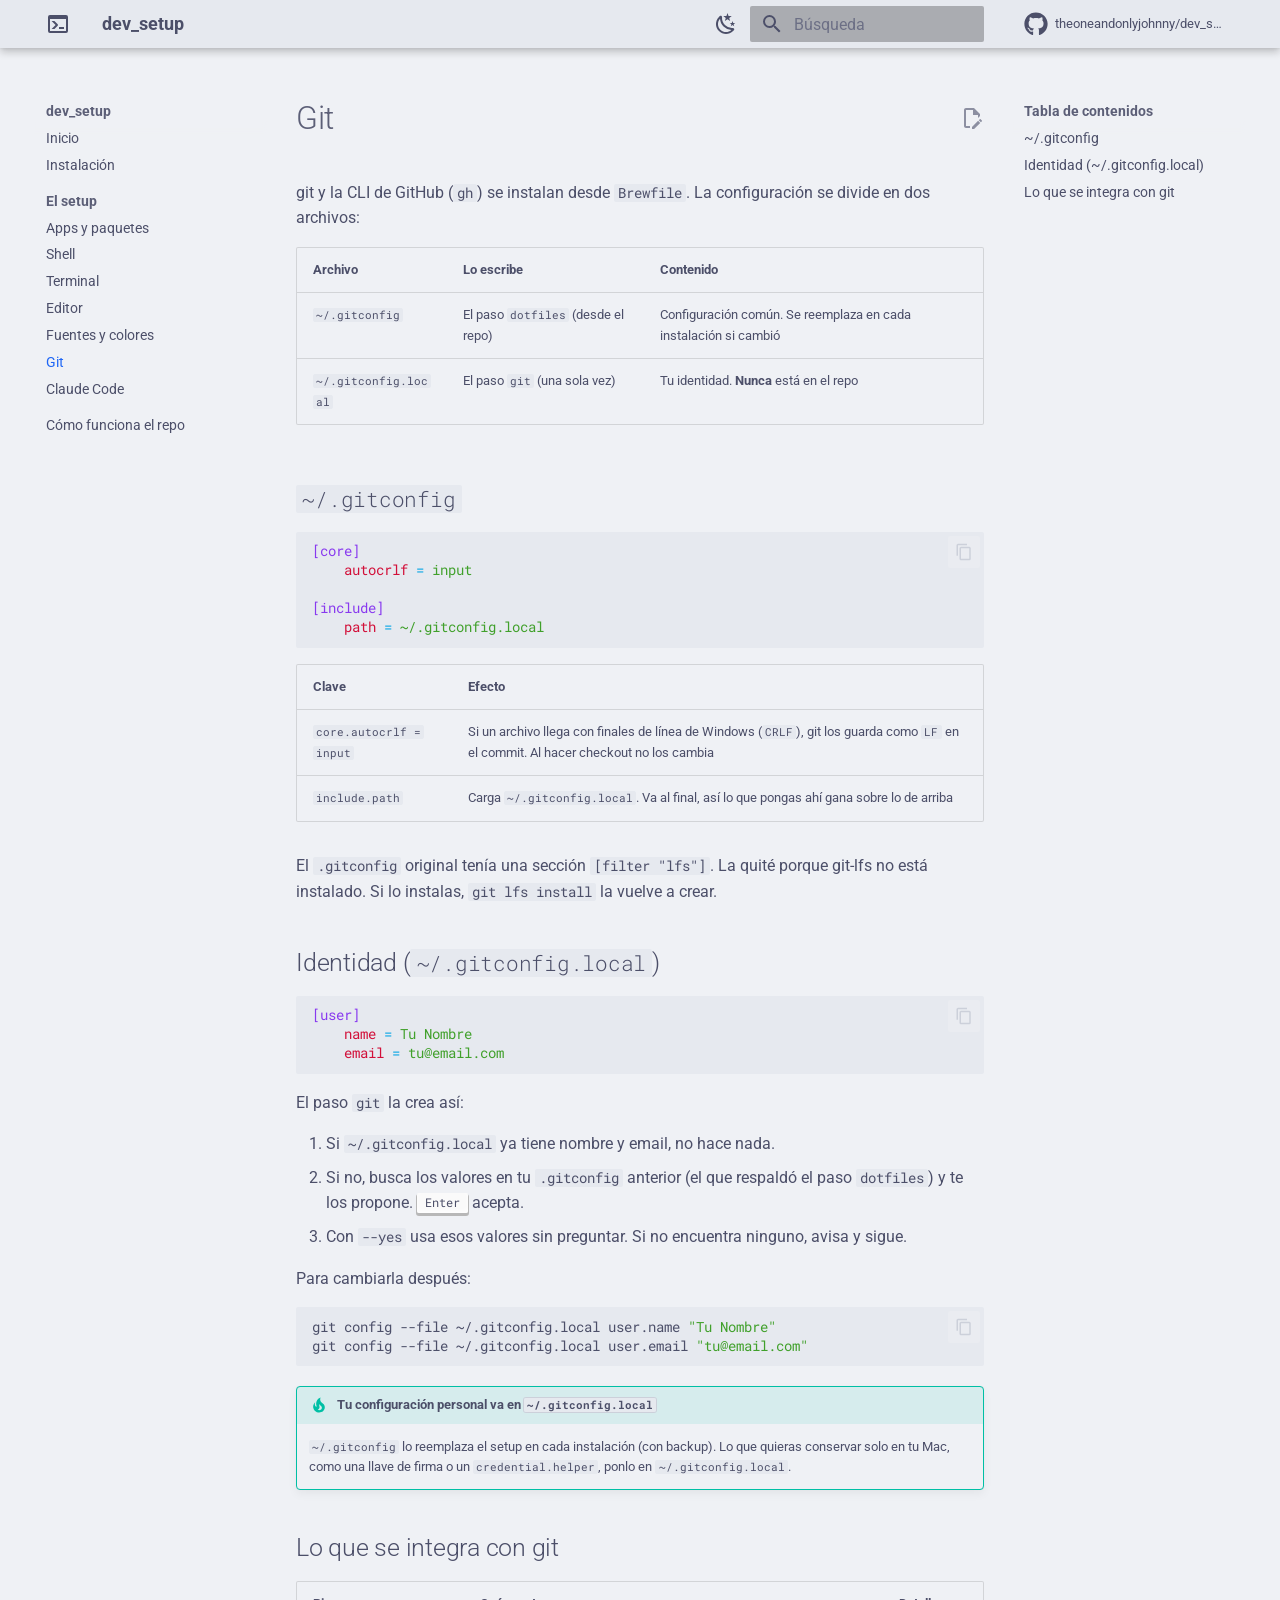
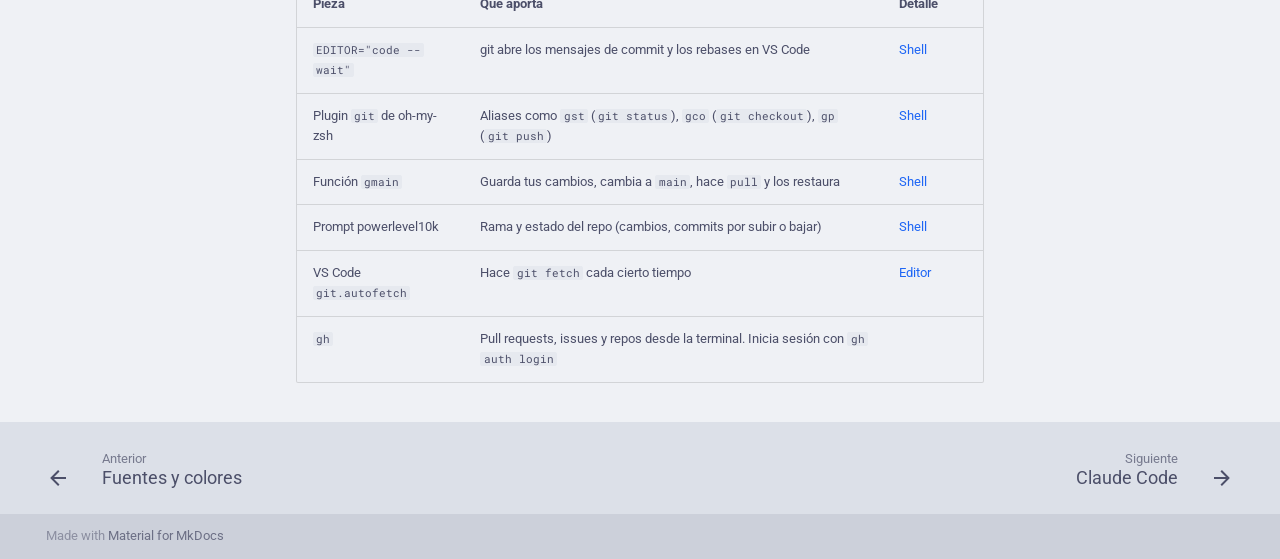
<file: git/index.html>
<!doctype html>
<html lang="es" class="no-js">
  <head>
    
      <meta charset="utf-8">
      <meta name="viewport" content="width=device-width,initial-scale=1">
      
        <meta name="description" content="Mi entorno de desarrollo para macOS (Apple Silicon), documentado y reproducible con un solo script.">
      
      
        <meta name="author" content="Juan Guzman">
      
      
        <link rel="canonical" href="https://theoneandonlyjohnny.github.io/dev_setup/git/">
      
      
        <link rel="prev" href="../fonts-and-colors/">
      
      
        <link rel="next" href="../claude-code/">
      
      
        
      
      
      <link rel="icon" href="../assets/images/favicon.png">
      <meta name="generator" content="mkdocs-1.6.1, mkdocs-material-9.7.7">
    
    
      
        <title>Git - dev_setup</title>
      
    
    
      <link rel="stylesheet" href="../assets/stylesheets/main.ec1eaa64.min.css">
      
        
        <link rel="stylesheet" href="../assets/stylesheets/palette.ab4e12ef.min.css">
      
      


    
    
      
    
    
      
        
        
        <link rel="preconnect" href="https://fonts.gstatic.com" crossorigin>
        <link rel="stylesheet" href="https://fonts.googleapis.com/css?family=Roboto:300,300i,400,400i,700,700i%7CRoboto+Mono:400,400i,700,700i&display=fallback">
        <style>:root{--md-text-font:"Roboto";--md-code-font:"Roboto Mono"}</style>
      
    
    
      <link rel="stylesheet" href="../stylesheets/catppuccin.css">
    
    <script>__md_scope=new URL("..",location),__md_hash=e=>[...e].reduce(((e,_)=>(e<<5)-e+_.charCodeAt(0)),0),__md_get=(e,_=localStorage,t=__md_scope)=>JSON.parse(_.getItem(t.pathname+"."+e)),__md_set=(e,_,t=localStorage,a=__md_scope)=>{try{t.setItem(a.pathname+"."+e,JSON.stringify(_))}catch(e){}}</script>
    
      

    
    
  </head>
  
  
    
    
      
    
    
    
    
    <body dir="ltr" data-md-color-scheme="default" data-md-color-primary="custom" data-md-color-accent="custom">
  
    
    <input class="md-toggle" data-md-toggle="drawer" type="checkbox" id="__drawer" autocomplete="off">
    <input class="md-toggle" data-md-toggle="search" type="checkbox" id="__search" autocomplete="off">
    <label class="md-overlay" for="__drawer"></label>
    <div data-md-component="skip">
      
        
        <a href="#git" class="md-skip">
          Saltar a contenido
        </a>
      
    </div>
    <div data-md-component="announce">
      
    </div>
    
    
      

  

<header class="md-header md-header--shadow" data-md-component="header">
  <nav class="md-header__inner md-grid" aria-label="Cabecera">
    <a href=".." title="dev_setup" class="md-header__button md-logo" aria-label="dev_setup" data-md-component="logo">
      
  
  <svg xmlns="http://www.w3.org/2000/svg" viewBox="0 0 24 24"><path d="M20 19V7H4v12zm0-16a2 2 0 0 1 2 2v14a2 2 0 0 1-2 2H4a2 2 0 0 1-2-2V5a2 2 0 0 1 2-2zm-7 14v-2h5v2zm-3.42-4L5.57 9H8.4l3.3 3.3c.39.39.39 1.03 0 1.42L8.42 17H5.59z"/></svg>

    </a>
    <label class="md-header__button md-icon" for="__drawer">
      
      <svg xmlns="http://www.w3.org/2000/svg" viewBox="0 0 24 24"><path d="M3 6h18v2H3zm0 5h18v2H3zm0 5h18v2H3z"/></svg>
    </label>
    <div class="md-header__title" data-md-component="header-title">
      <div class="md-header__ellipsis">
        <div class="md-header__topic">
          <span class="md-ellipsis">
            dev_setup
          </span>
        </div>
        <div class="md-header__topic" data-md-component="header-topic">
          <span class="md-ellipsis">
            
              Git
            
          </span>
        </div>
      </div>
    </div>
    
      
        <form class="md-header__option" data-md-component="palette">
  
    
    
    
    <input class="md-option" data-md-color-media="(prefers-color-scheme: light)" data-md-color-scheme="default" data-md-color-primary="custom" data-md-color-accent="custom"  aria-label="Cambiar a modo oscuro"  type="radio" name="__palette" id="__palette_0">
    
      <label class="md-header__button md-icon" title="Cambiar a modo oscuro" for="__palette_1" hidden>
        <svg xmlns="http://www.w3.org/2000/svg" viewBox="0 0 24 24"><path d="m17.75 4.09-2.53 1.94.91 3.06-2.63-1.81-2.63 1.81.91-3.06-2.53-1.94L12.44 4l1.06-3 1.06 3zm3.5 6.91-1.64 1.25.59 1.98-1.7-1.17-1.7 1.17.59-1.98L15.75 11l2.06-.05L18.5 9l.69 1.95zm-2.28 4.95c.83-.08 1.72 1.1 1.19 1.85-.32.45-.66.87-1.08 1.27C15.17 23 8.84 23 4.94 19.07c-3.91-3.9-3.91-10.24 0-14.14.4-.4.82-.76 1.27-1.08.75-.53 1.93.36 1.85 1.19-.27 2.86.69 5.83 2.89 8.02a9.96 9.96 0 0 0 8.02 2.89m-1.64 2.02a12.08 12.08 0 0 1-7.8-3.47c-2.17-2.19-3.33-5-3.49-7.82-2.81 3.14-2.7 7.96.31 10.98 3.02 3.01 7.84 3.12 10.98.31"/></svg>
      </label>
    
  
    
    
    
    <input class="md-option" data-md-color-media="(prefers-color-scheme: dark)" data-md-color-scheme="slate" data-md-color-primary="custom" data-md-color-accent="custom"  aria-label="Cambiar a modo claro"  type="radio" name="__palette" id="__palette_1">
    
      <label class="md-header__button md-icon" title="Cambiar a modo claro" for="__palette_0" hidden>
        <svg xmlns="http://www.w3.org/2000/svg" viewBox="0 0 24 24"><path d="M12 7a5 5 0 0 1 5 5 5 5 0 0 1-5 5 5 5 0 0 1-5-5 5 5 0 0 1 5-5m0 2a3 3 0 0 0-3 3 3 3 0 0 0 3 3 3 3 0 0 0 3-3 3 3 0 0 0-3-3m0-7 2.39 3.42C13.65 5.15 12.84 5 12 5s-1.65.15-2.39.42zM3.34 7l4.16-.35A7.2 7.2 0 0 0 5.94 8.5c-.44.74-.69 1.5-.83 2.29zm.02 10 1.76-3.77a7.131 7.131 0 0 0 2.38 4.14zM20.65 7l-1.77 3.79a7.02 7.02 0 0 0-2.38-4.15zm-.01 10-4.14.36c.59-.51 1.12-1.14 1.54-1.86.42-.73.69-1.5.83-2.29zM12 22l-2.41-3.44c.74.27 1.55.44 2.41.44.82 0 1.63-.17 2.37-.44z"/></svg>
      </label>
    
  
</form>
      
    
    
      <script>var palette=__md_get("__palette");if(palette&&palette.color){if("(prefers-color-scheme)"===palette.color.media){var media=matchMedia("(prefers-color-scheme: light)"),input=document.querySelector(media.matches?"[data-md-color-media='(prefers-color-scheme: light)']":"[data-md-color-media='(prefers-color-scheme: dark)']");palette.color.media=input.getAttribute("data-md-color-media"),palette.color.scheme=input.getAttribute("data-md-color-scheme"),palette.color.primary=input.getAttribute("data-md-color-primary"),palette.color.accent=input.getAttribute("data-md-color-accent")}for(var[key,value]of Object.entries(palette.color))document.body.setAttribute("data-md-color-"+key,value)}</script>
    
    
    
      
      
        <label class="md-header__button md-icon" for="__search">
          
          <svg xmlns="http://www.w3.org/2000/svg" viewBox="0 0 24 24"><path d="M9.5 3A6.5 6.5 0 0 1 16 9.5c0 1.61-.59 3.09-1.56 4.23l.27.27h.79l5 5-1.5 1.5-5-5v-.79l-.27-.27A6.52 6.52 0 0 1 9.5 16 6.5 6.5 0 0 1 3 9.5 6.5 6.5 0 0 1 9.5 3m0 2C7 5 5 7 5 9.5S7 14 9.5 14 14 12 14 9.5 12 5 9.5 5"/></svg>
        </label>
        <div class="md-search" data-md-component="search" role="dialog">
  <label class="md-search__overlay" for="__search"></label>
  <div class="md-search__inner" role="search">
    <form class="md-search__form" name="search">
      <input type="text" class="md-search__input" name="query" aria-label="Búsqueda" placeholder="Búsqueda" autocapitalize="off" autocorrect="off" autocomplete="off" spellcheck="false" data-md-component="search-query" required>
      <label class="md-search__icon md-icon" for="__search">
        
        <svg xmlns="http://www.w3.org/2000/svg" viewBox="0 0 24 24"><path d="M9.5 3A6.5 6.5 0 0 1 16 9.5c0 1.61-.59 3.09-1.56 4.23l.27.27h.79l5 5-1.5 1.5-5-5v-.79l-.27-.27A6.52 6.52 0 0 1 9.5 16 6.5 6.5 0 0 1 3 9.5 6.5 6.5 0 0 1 9.5 3m0 2C7 5 5 7 5 9.5S7 14 9.5 14 14 12 14 9.5 12 5 9.5 5"/></svg>
        
        <svg xmlns="http://www.w3.org/2000/svg" viewBox="0 0 24 24"><path d="M20 11v2H8l5.5 5.5-1.42 1.42L4.16 12l7.92-7.92L13.5 5.5 8 11z"/></svg>
      </label>
      <nav class="md-search__options" aria-label="Buscar">
        
        <button type="reset" class="md-search__icon md-icon" title="Limpiar" aria-label="Limpiar" tabindex="-1">
          
          <svg xmlns="http://www.w3.org/2000/svg" viewBox="0 0 24 24"><path d="M19 6.41 17.59 5 12 10.59 6.41 5 5 6.41 10.59 12 5 17.59 6.41 19 12 13.41 17.59 19 19 17.59 13.41 12z"/></svg>
        </button>
      </nav>
      
        <div class="md-search__suggest" data-md-component="search-suggest"></div>
      
    </form>
    <div class="md-search__output">
      <div class="md-search__scrollwrap" tabindex="0" data-md-scrollfix>
        <div class="md-search-result" data-md-component="search-result">
          <div class="md-search-result__meta">
            Inicializando búsqueda
          </div>
          <ol class="md-search-result__list" role="presentation"></ol>
        </div>
      </div>
    </div>
  </div>
</div>
      
    
    
      <div class="md-header__source">
        <a href="https://github.com/theoneandonlyjohnny/dev_setup" title="Ir al repositorio" class="md-source" data-md-component="source">
  <div class="md-source__icon md-icon">
    
    <svg xmlns="http://www.w3.org/2000/svg" viewBox="0 0 512 512"><!--! Font Awesome Free 7.1.0 by @fontawesome - https://fontawesome.com License - https://fontawesome.com/license/free (Icons: CC BY 4.0, Fonts: SIL OFL 1.1, Code: MIT License) Copyright 2025 Fonticons, Inc.--><path d="M173.9 397.4c0 2-2.3 3.6-5.2 3.6-3.3.3-5.6-1.3-5.6-3.6 0-2 2.3-3.6 5.2-3.6 3-.3 5.6 1.3 5.6 3.6m-31.1-4.5c-.7 2 1.3 4.3 4.3 4.9 2.6 1 5.6 0 6.2-2s-1.3-4.3-4.3-5.2c-2.6-.7-5.5.3-6.2 2.3m44.2-1.7c-2.9.7-4.9 2.6-4.6 4.9.3 2 2.9 3.3 5.9 2.6 2.9-.7 4.9-2.6 4.6-4.6-.3-1.9-3-3.2-5.9-2.9M252.8 8C114.1 8 8 113.3 8 252c0 110.9 69.8 205.8 169.5 239.2 12.8 2.3 17.3-5.6 17.3-12.1 0-6.2-.3-40.4-.3-61.4 0 0-70 15-84.7-29.8 0 0-11.4-29.1-27.8-36.6 0 0-22.9-15.7 1.6-15.4 0 0 24.9 2 38.6 25.8 21.9 38.6 58.6 27.5 72.9 20.9 2.3-16 8.8-27.1 16-33.7-55.9-6.2-112.3-14.3-112.3-110.5 0-27.5 7.6-41.3 23.6-58.9-2.6-6.5-11.1-33.3 2.6-67.9 20.9-6.5 69 27 69 27 20-5.6 41.5-8.5 62.8-8.5s42.8 2.9 62.8 8.5c0 0 48.1-33.6 69-27 13.7 34.7 5.2 61.4 2.6 67.9 16 17.7 25.8 31.5 25.8 58.9 0 96.5-58.9 104.2-114.8 110.5 9.2 7.9 17 22.9 17 46.4 0 33.7-.3 75.4-.3 83.6 0 6.5 4.6 14.4 17.3 12.1C436.2 457.8 504 362.9 504 252 504 113.3 391.5 8 252.8 8M105.2 352.9c-1.3 1-1 3.3.7 5.2 1.6 1.6 3.9 2.3 5.2 1 1.3-1 1-3.3-.7-5.2-1.6-1.6-3.9-2.3-5.2-1m-10.8-8.1c-.7 1.3.3 2.9 2.3 3.9 1.6 1 3.6.7 4.3-.7.7-1.3-.3-2.9-2.3-3.9-2-.6-3.6-.3-4.3.7m32.4 35.6c-1.6 1.3-1 4.3 1.3 6.2 2.3 2.3 5.2 2.6 6.5 1 1.3-1.3.7-4.3-1.3-6.2-2.2-2.3-5.2-2.6-6.5-1m-11.4-14.7c-1.6 1-1.6 3.6 0 5.9s4.3 3.3 5.6 2.3c1.6-1.3 1.6-3.9 0-6.2-1.4-2.3-4-3.3-5.6-2"/></svg>
  </div>
  <div class="md-source__repository">
    theoneandonlyjohnny/dev_setup
  </div>
</a>
      </div>
    
  </nav>
  
</header>
    
    <div class="md-container" data-md-component="container">
      
      
        
          
        
      
      <main class="md-main" data-md-component="main">
        <div class="md-main__inner md-grid">
          
            
              
              <div class="md-sidebar md-sidebar--primary" data-md-component="sidebar" data-md-type="navigation" >
                <div class="md-sidebar__scrollwrap">
                  <div class="md-sidebar__inner">
                    



<nav class="md-nav md-nav--primary" aria-label="Navegación" data-md-level="0">
  <label class="md-nav__title" for="__drawer">
    <a href=".." title="dev_setup" class="md-nav__button md-logo" aria-label="dev_setup" data-md-component="logo">
      
  
  <svg xmlns="http://www.w3.org/2000/svg" viewBox="0 0 24 24"><path d="M20 19V7H4v12zm0-16a2 2 0 0 1 2 2v14a2 2 0 0 1-2 2H4a2 2 0 0 1-2-2V5a2 2 0 0 1 2-2zm-7 14v-2h5v2zm-3.42-4L5.57 9H8.4l3.3 3.3c.39.39.39 1.03 0 1.42L8.42 17H5.59z"/></svg>

    </a>
    dev_setup
  </label>
  
    <div class="md-nav__source">
      <a href="https://github.com/theoneandonlyjohnny/dev_setup" title="Ir al repositorio" class="md-source" data-md-component="source">
  <div class="md-source__icon md-icon">
    
    <svg xmlns="http://www.w3.org/2000/svg" viewBox="0 0 512 512"><!--! Font Awesome Free 7.1.0 by @fontawesome - https://fontawesome.com License - https://fontawesome.com/license/free (Icons: CC BY 4.0, Fonts: SIL OFL 1.1, Code: MIT License) Copyright 2025 Fonticons, Inc.--><path d="M173.9 397.4c0 2-2.3 3.6-5.2 3.6-3.3.3-5.6-1.3-5.6-3.6 0-2 2.3-3.6 5.2-3.6 3-.3 5.6 1.3 5.6 3.6m-31.1-4.5c-.7 2 1.3 4.3 4.3 4.9 2.6 1 5.6 0 6.2-2s-1.3-4.3-4.3-5.2c-2.6-.7-5.5.3-6.2 2.3m44.2-1.7c-2.9.7-4.9 2.6-4.6 4.9.3 2 2.9 3.3 5.9 2.6 2.9-.7 4.9-2.6 4.6-4.6-.3-1.9-3-3.2-5.9-2.9M252.8 8C114.1 8 8 113.3 8 252c0 110.9 69.8 205.8 169.5 239.2 12.8 2.3 17.3-5.6 17.3-12.1 0-6.2-.3-40.4-.3-61.4 0 0-70 15-84.7-29.8 0 0-11.4-29.1-27.8-36.6 0 0-22.9-15.7 1.6-15.4 0 0 24.9 2 38.6 25.8 21.9 38.6 58.6 27.5 72.9 20.9 2.3-16 8.8-27.1 16-33.7-55.9-6.2-112.3-14.3-112.3-110.5 0-27.5 7.6-41.3 23.6-58.9-2.6-6.5-11.1-33.3 2.6-67.9 20.9-6.5 69 27 69 27 20-5.6 41.5-8.5 62.8-8.5s42.8 2.9 62.8 8.5c0 0 48.1-33.6 69-27 13.7 34.7 5.2 61.4 2.6 67.9 16 17.7 25.8 31.5 25.8 58.9 0 96.5-58.9 104.2-114.8 110.5 9.2 7.9 17 22.9 17 46.4 0 33.7-.3 75.4-.3 83.6 0 6.5 4.6 14.4 17.3 12.1C436.2 457.8 504 362.9 504 252 504 113.3 391.5 8 252.8 8M105.2 352.9c-1.3 1-1 3.3.7 5.2 1.6 1.6 3.9 2.3 5.2 1 1.3-1 1-3.3-.7-5.2-1.6-1.6-3.9-2.3-5.2-1m-10.8-8.1c-.7 1.3.3 2.9 2.3 3.9 1.6 1 3.6.7 4.3-.7.7-1.3-.3-2.9-2.3-3.9-2-.6-3.6-.3-4.3.7m32.4 35.6c-1.6 1.3-1 4.3 1.3 6.2 2.3 2.3 5.2 2.6 6.5 1 1.3-1.3.7-4.3-1.3-6.2-2.2-2.3-5.2-2.6-6.5-1m-11.4-14.7c-1.6 1-1.6 3.6 0 5.9s4.3 3.3 5.6 2.3c1.6-1.3 1.6-3.9 0-6.2-1.4-2.3-4-3.3-5.6-2"/></svg>
  </div>
  <div class="md-source__repository">
    theoneandonlyjohnny/dev_setup
  </div>
</a>
    </div>
  
  <ul class="md-nav__list" data-md-scrollfix>
    
      
      
  
  
  
  
    <li class="md-nav__item">
      <a href=".." class="md-nav__link">
        
  
  
  <span class="md-ellipsis">
    
  
    Inicio
  

    
  </span>
  
  

      </a>
    </li>
  

    
      
      
  
  
  
  
    <li class="md-nav__item">
      <a href="../install/" class="md-nav__link">
        
  
  
  <span class="md-ellipsis">
    
  
    Instalación
  

    
  </span>
  
  

      </a>
    </li>
  

    
      
      
  
  
    
  
  
  
    
    
    
    
      
        
        
      
    
    
    <li class="md-nav__item md-nav__item--active md-nav__item--section md-nav__item--nested">
      
        
        
        <input class="md-nav__toggle md-toggle " type="checkbox" id="__nav_3" checked>
        
          
          <label class="md-nav__link" for="__nav_3" id="__nav_3_label" tabindex="">
            
  
  
  <span class="md-ellipsis">
    
  
    El setup
  

    
  </span>
  
  

            <span class="md-nav__icon md-icon"></span>
          </label>
        
        <nav class="md-nav" data-md-level="1" aria-labelledby="__nav_3_label" aria-expanded="true">
          <label class="md-nav__title" for="__nav_3">
            <span class="md-nav__icon md-icon"></span>
            
  
    El setup
  

          </label>
          <ul class="md-nav__list" data-md-scrollfix>
            
              
                
  
  
  
  
    <li class="md-nav__item">
      <a href="../apps/" class="md-nav__link">
        
  
  
  <span class="md-ellipsis">
    
  
    Apps y paquetes
  

    
  </span>
  
  

      </a>
    </li>
  

              
            
              
                
  
  
  
  
    <li class="md-nav__item">
      <a href="../shell/" class="md-nav__link">
        
  
  
  <span class="md-ellipsis">
    
  
    Shell
  

    
  </span>
  
  

      </a>
    </li>
  

              
            
              
                
  
  
  
  
    <li class="md-nav__item">
      <a href="../terminal/" class="md-nav__link">
        
  
  
  <span class="md-ellipsis">
    
  
    Terminal
  

    
  </span>
  
  

      </a>
    </li>
  

              
            
              
                
  
  
  
  
    <li class="md-nav__item">
      <a href="../editor/" class="md-nav__link">
        
  
  
  <span class="md-ellipsis">
    
  
    Editor
  

    
  </span>
  
  

      </a>
    </li>
  

              
            
              
                
  
  
  
  
    <li class="md-nav__item">
      <a href="../fonts-and-colors/" class="md-nav__link">
        
  
  
  <span class="md-ellipsis">
    
  
    Fuentes y colores
  

    
  </span>
  
  

      </a>
    </li>
  

              
            
              
                
  
  
    
  
  
  
    <li class="md-nav__item md-nav__item--active">
      
      <input class="md-nav__toggle md-toggle" type="checkbox" id="__toc">
      
      
        
      
      
        <label class="md-nav__link md-nav__link--active" for="__toc">
          
  
  
  <span class="md-ellipsis">
    
  
    Git
  

    
  </span>
  
  

          <span class="md-nav__icon md-icon"></span>
        </label>
      
      <a href="./" class="md-nav__link md-nav__link--active">
        
  
  
  <span class="md-ellipsis">
    
  
    Git
  

    
  </span>
  
  

      </a>
      
        

<nav class="md-nav md-nav--secondary" aria-label="Tabla de contenidos">
  
  
  
    
  
  
    <label class="md-nav__title" for="__toc">
      <span class="md-nav__icon md-icon"></span>
      Tabla de contenidos
    </label>
    <ul class="md-nav__list" data-md-component="toc" data-md-scrollfix>
      
        <li class="md-nav__item">
  <a href="#gitconfig" class="md-nav__link">
    <span class="md-ellipsis">
      
        ~/.gitconfig
      
    </span>
  </a>
  
</li>
      
        <li class="md-nav__item">
  <a href="#identidad-gitconfiglocal" class="md-nav__link">
    <span class="md-ellipsis">
      
        Identidad (~/.gitconfig.local)
      
    </span>
  </a>
  
</li>
      
        <li class="md-nav__item">
  <a href="#lo-que-se-integra-con-git" class="md-nav__link">
    <span class="md-ellipsis">
      
        Lo que se integra con git
      
    </span>
  </a>
  
</li>
      
    </ul>
  
</nav>
      
    </li>
  

              
            
              
                
  
  
  
  
    <li class="md-nav__item">
      <a href="../claude-code/" class="md-nav__link">
        
  
  
  <span class="md-ellipsis">
    
  
    Claude Code
  

    
  </span>
  
  

      </a>
    </li>
  

              
            
          </ul>
        </nav>
      
    </li>
  

    
      
      
  
  
  
  
    <li class="md-nav__item">
      <a href="../repository/" class="md-nav__link">
        
  
  
  <span class="md-ellipsis">
    
  
    Cómo funciona el repo
  

    
  </span>
  
  

      </a>
    </li>
  

    
  </ul>
</nav>
                  </div>
                </div>
              </div>
            
            
              
              <div class="md-sidebar md-sidebar--secondary" data-md-component="sidebar" data-md-type="toc" >
                <div class="md-sidebar__scrollwrap">
                  <div class="md-sidebar__inner">
                    

<nav class="md-nav md-nav--secondary" aria-label="Tabla de contenidos">
  
  
  
    
  
  
    <label class="md-nav__title" for="__toc">
      <span class="md-nav__icon md-icon"></span>
      Tabla de contenidos
    </label>
    <ul class="md-nav__list" data-md-component="toc" data-md-scrollfix>
      
        <li class="md-nav__item">
  <a href="#gitconfig" class="md-nav__link">
    <span class="md-ellipsis">
      
        ~/.gitconfig
      
    </span>
  </a>
  
</li>
      
        <li class="md-nav__item">
  <a href="#identidad-gitconfiglocal" class="md-nav__link">
    <span class="md-ellipsis">
      
        Identidad (~/.gitconfig.local)
      
    </span>
  </a>
  
</li>
      
        <li class="md-nav__item">
  <a href="#lo-que-se-integra-con-git" class="md-nav__link">
    <span class="md-ellipsis">
      
        Lo que se integra con git
      
    </span>
  </a>
  
</li>
      
    </ul>
  
</nav>
                  </div>
                </div>
              </div>
            
          
          
            <div class="md-content" data-md-component="content">
              
              <article class="md-content__inner md-typeset">
                
                  


  
    <a href="https://github.com/theoneandonlyjohnny/dev_setup/edit/main/docs/git.md" title="Editar esta página" class="md-content__button md-icon" rel="edit">
      
      <svg xmlns="http://www.w3.org/2000/svg" viewBox="0 0 24 24"><path d="M10 20H6V4h7v5h5v3.1l2-2V8l-6-6H6c-1.1 0-2 .9-2 2v16c0 1.1.9 2 2 2h4zm10.2-7c.1 0 .3.1.4.2l1.3 1.3c.2.2.2.6 0 .8l-1 1-2.1-2.1 1-1c.1-.1.2-.2.4-.2m0 3.9L14.1 23H12v-2.1l6.1-6.1z"/></svg>
    </a>
  
  


<h1 id="git">Git<a class="headerlink" href="#git" title="Permanent link">&para;</a></h1>
<p>git y la CLI de GitHub (<code>gh</code>) se instalan desde <code>Brewfile</code>. La configuración se divide en dos archivos:</p>
<table>
<thead>
<tr>
<th>Archivo</th>
<th>Lo escribe</th>
<th>Contenido</th>
</tr>
</thead>
<tbody>
<tr>
<td><code>~/.gitconfig</code></td>
<td>El paso <code>dotfiles</code> (desde el repo)</td>
<td>Configuración común. Se reemplaza en cada instalación si cambió</td>
</tr>
<tr>
<td><code>~/.gitconfig.local</code></td>
<td>El paso <code>git</code> (una sola vez)</td>
<td>Tu identidad. <strong>Nunca</strong> está en el repo</td>
</tr>
</tbody>
</table>
<h2 id="gitconfig"><code>~/.gitconfig</code><a class="headerlink" href="#gitconfig" title="Permanent link">&para;</a></h2>
<div class="highlight"><pre><span></span><code><a id="__codelineno-0-1" name="__codelineno-0-1" href="#__codelineno-0-1"></a><span class="k">[core]</span>
<a id="__codelineno-0-2" name="__codelineno-0-2" href="#__codelineno-0-2"></a><span class="w">    </span><span class="na">autocrlf</span><span class="w"> </span><span class="o">=</span><span class="w"> </span><span class="s">input</span>
<a id="__codelineno-0-3" name="__codelineno-0-3" href="#__codelineno-0-3"></a>
<a id="__codelineno-0-4" name="__codelineno-0-4" href="#__codelineno-0-4"></a><span class="k">[include]</span>
<a id="__codelineno-0-5" name="__codelineno-0-5" href="#__codelineno-0-5"></a><span class="w">    </span><span class="na">path</span><span class="w"> </span><span class="o">=</span><span class="w"> </span><span class="s">~/.gitconfig.local</span>
</code></pre></div>
<table>
<thead>
<tr>
<th>Clave</th>
<th>Efecto</th>
</tr>
</thead>
<tbody>
<tr>
<td><code>core.autocrlf = input</code></td>
<td>Si un archivo llega con finales de línea de Windows (<code>CRLF</code>), git los guarda como <code>LF</code> en el commit. Al hacer checkout no los cambia</td>
</tr>
<tr>
<td><code>include.path</code></td>
<td>Carga <code>~/.gitconfig.local</code>. Va al final, así lo que pongas ahí gana sobre lo de arriba</td>
</tr>
</tbody>
</table>
<p>El <code>.gitconfig</code> original tenía una sección <code>[filter "lfs"]</code>. La quité porque git-lfs no está instalado. Si lo instalas, <code>git lfs install</code> la vuelve a crear.</p>
<h2 id="identidad-gitconfiglocal">Identidad (<code>~/.gitconfig.local</code>)<a class="headerlink" href="#identidad-gitconfiglocal" title="Permanent link">&para;</a></h2>
<div class="highlight"><pre><span></span><code><a id="__codelineno-1-1" name="__codelineno-1-1" href="#__codelineno-1-1"></a><span class="k">[user]</span>
<a id="__codelineno-1-2" name="__codelineno-1-2" href="#__codelineno-1-2"></a><span class="w">    </span><span class="na">name</span><span class="w"> </span><span class="o">=</span><span class="w"> </span><span class="s">Tu Nombre</span>
<a id="__codelineno-1-3" name="__codelineno-1-3" href="#__codelineno-1-3"></a><span class="w">    </span><span class="na">email</span><span class="w"> </span><span class="o">=</span><span class="w"> </span><span class="s">tu@email.com</span>
</code></pre></div>
<p>El paso <code>git</code> la crea así:</p>
<ol>
<li>Si <code>~/.gitconfig.local</code> ya tiene nombre y email, no hace nada.</li>
<li>Si no, busca los valores en tu <code>.gitconfig</code> anterior (el que respaldó el paso <code>dotfiles</code>) y te los propone. <kbd>Enter</kbd> acepta.</li>
<li>Con <code>--yes</code> usa esos valores sin preguntar. Si no encuentra ninguno, avisa y sigue.</li>
</ol>
<p>Para cambiarla después:</p>
<div class="highlight"><pre><span></span><code><a id="__codelineno-2-1" name="__codelineno-2-1" href="#__codelineno-2-1"></a>git<span class="w"> </span>config<span class="w"> </span>--file<span class="w"> </span>~/.gitconfig.local<span class="w"> </span>user.name<span class="w"> </span><span class="s2">"Tu Nombre"</span>
<a id="__codelineno-2-2" name="__codelineno-2-2" href="#__codelineno-2-2"></a>git<span class="w"> </span>config<span class="w"> </span>--file<span class="w"> </span>~/.gitconfig.local<span class="w"> </span>user.email<span class="w"> </span><span class="s2">"tu@email.com"</span>
</code></pre></div>
<div class="admonition tip">
<p class="admonition-title">Tu configuración personal va en <code>~/.gitconfig.local</code></p>
<p><code>~/.gitconfig</code> lo reemplaza el setup en cada instalación (con backup). Lo que quieras conservar solo en tu Mac, como una llave de firma o un <code>credential.helper</code>, ponlo en <code>~/.gitconfig.local</code>.</p>
</div>
<h2 id="lo-que-se-integra-con-git">Lo que se integra con git<a class="headerlink" href="#lo-que-se-integra-con-git" title="Permanent link">&para;</a></h2>
<table>
<thead>
<tr>
<th>Pieza</th>
<th>Qué aporta</th>
<th>Detalle</th>
</tr>
</thead>
<tbody>
<tr>
<td><code>EDITOR="code --wait"</code></td>
<td>git abre los mensajes de commit y los rebases en VS Code</td>
<td><a href="../shell/#variables-startersh">Shell</a></td>
</tr>
<tr>
<td>Plugin <code>git</code> de oh-my-zsh</td>
<td>Aliases como <code>gst</code> (<code>git status</code>), <code>gco</code> (<code>git checkout</code>), <code>gp</code> (<code>git push</code>)</td>
<td><a href="../shell/#plugins-de-oh-my-zsh">Shell</a></td>
</tr>
<tr>
<td>Función <code>gmain</code></td>
<td>Guarda tus cambios, cambia a <code>main</code>, hace <code>pull</code> y los restaura</td>
<td><a href="../shell/#funciones">Shell</a></td>
</tr>
<tr>
<td>Prompt powerlevel10k</td>
<td>Rama y estado del repo (cambios, commits por subir o bajar)</td>
<td><a href="../shell/#prompt-powerlevel10k">Shell</a></td>
</tr>
<tr>
<td>VS Code <code>git.autofetch</code></td>
<td>Hace <code>git fetch</code> cada cierto tiempo</td>
<td><a href="../editor/#settingsjson">Editor</a></td>
</tr>
<tr>
<td><code>gh</code></td>
<td>Pull requests, issues y repos desde la terminal. Inicia sesión con <code>gh auth login</code></td>
<td></td>
</tr>
</tbody>
</table>












                
              </article>
            </div>
          
          
<script>var target=document.getElementById(location.hash.slice(1));target&&target.name&&(target.checked=target.name.startsWith("__tabbed_"))</script>
        </div>
        
          <button type="button" class="md-top md-icon" data-md-component="top" hidden>
  
  <svg xmlns="http://www.w3.org/2000/svg" viewBox="0 0 24 24"><path d="M13 20h-2V8l-5.5 5.5-1.42-1.42L12 4.16l7.92 7.92-1.42 1.42L13 8z"/></svg>
  Volver al principio
</button>
        
      </main>
      
        <footer class="md-footer">
  
    
      
      <nav class="md-footer__inner md-grid" aria-label="Pie" >
        
          
          <a href="../fonts-and-colors/" class="md-footer__link md-footer__link--prev" aria-label="Anterior: Fuentes y colores">
            <div class="md-footer__button md-icon">
              
              <svg xmlns="http://www.w3.org/2000/svg" viewBox="0 0 24 24"><path d="M20 11v2H8l5.5 5.5-1.42 1.42L4.16 12l7.92-7.92L13.5 5.5 8 11z"/></svg>
            </div>
            <div class="md-footer__title">
              <span class="md-footer__direction">
                Anterior
              </span>
              <div class="md-ellipsis">
                Fuentes y colores
              </div>
            </div>
          </a>
        
        
          
          <a href="../claude-code/" class="md-footer__link md-footer__link--next" aria-label="Siguiente: Claude Code">
            <div class="md-footer__title">
              <span class="md-footer__direction">
                Siguiente
              </span>
              <div class="md-ellipsis">
                Claude Code
              </div>
            </div>
            <div class="md-footer__button md-icon">
              
              <svg xmlns="http://www.w3.org/2000/svg" viewBox="0 0 24 24"><path d="M4 11v2h12l-5.5 5.5 1.42 1.42L19.84 12l-7.92-7.92L10.5 5.5 16 11z"/></svg>
            </div>
          </a>
        
      </nav>
    
  
  <div class="md-footer-meta md-typeset">
    <div class="md-footer-meta__inner md-grid">
      <div class="md-copyright">
  
  
    Made with
    <a href="https://squidfunk.github.io/mkdocs-material/" target="_blank" rel="noopener">
      Material for MkDocs
    </a>
  
</div>
      
    </div>
  </div>
</footer>
      
    </div>
    <div class="md-dialog" data-md-component="dialog">
      <div class="md-dialog__inner md-typeset"></div>
    </div>
    
    
    
      
      
      <script id="__config" type="application/json">{"annotate": null, "base": "..", "features": ["content.action.edit", "content.code.copy", "navigation.footer", "navigation.instant", "navigation.sections", "navigation.top", "navigation.tracking", "search.highlight", "search.suggest", "toc.follow"], "search": "../assets/javascripts/workers/search.2c215733.min.js", "tags": null, "translations": {"clipboard.copied": "Copiado al portapapeles", "clipboard.copy": "Copiar al portapapeles", "search.result.more.one": "1 m\u00e1s en esta p\u00e1gina", "search.result.more.other": "# m\u00e1s en esta p\u00e1gina", "search.result.none": "No se encontraron documentos", "search.result.one": "1 documento encontrado", "search.result.other": "# documentos encontrados", "search.result.placeholder": "Teclee para comenzar b\u00fasqueda", "search.result.term.missing": "Falta", "select.version": "Seleccionar versi\u00f3n"}, "version": null}</script>
    
    
      <script src="../assets/javascripts/bundle.d7400e89.min.js"></script>
      
    
  </body>
</html>
</file>
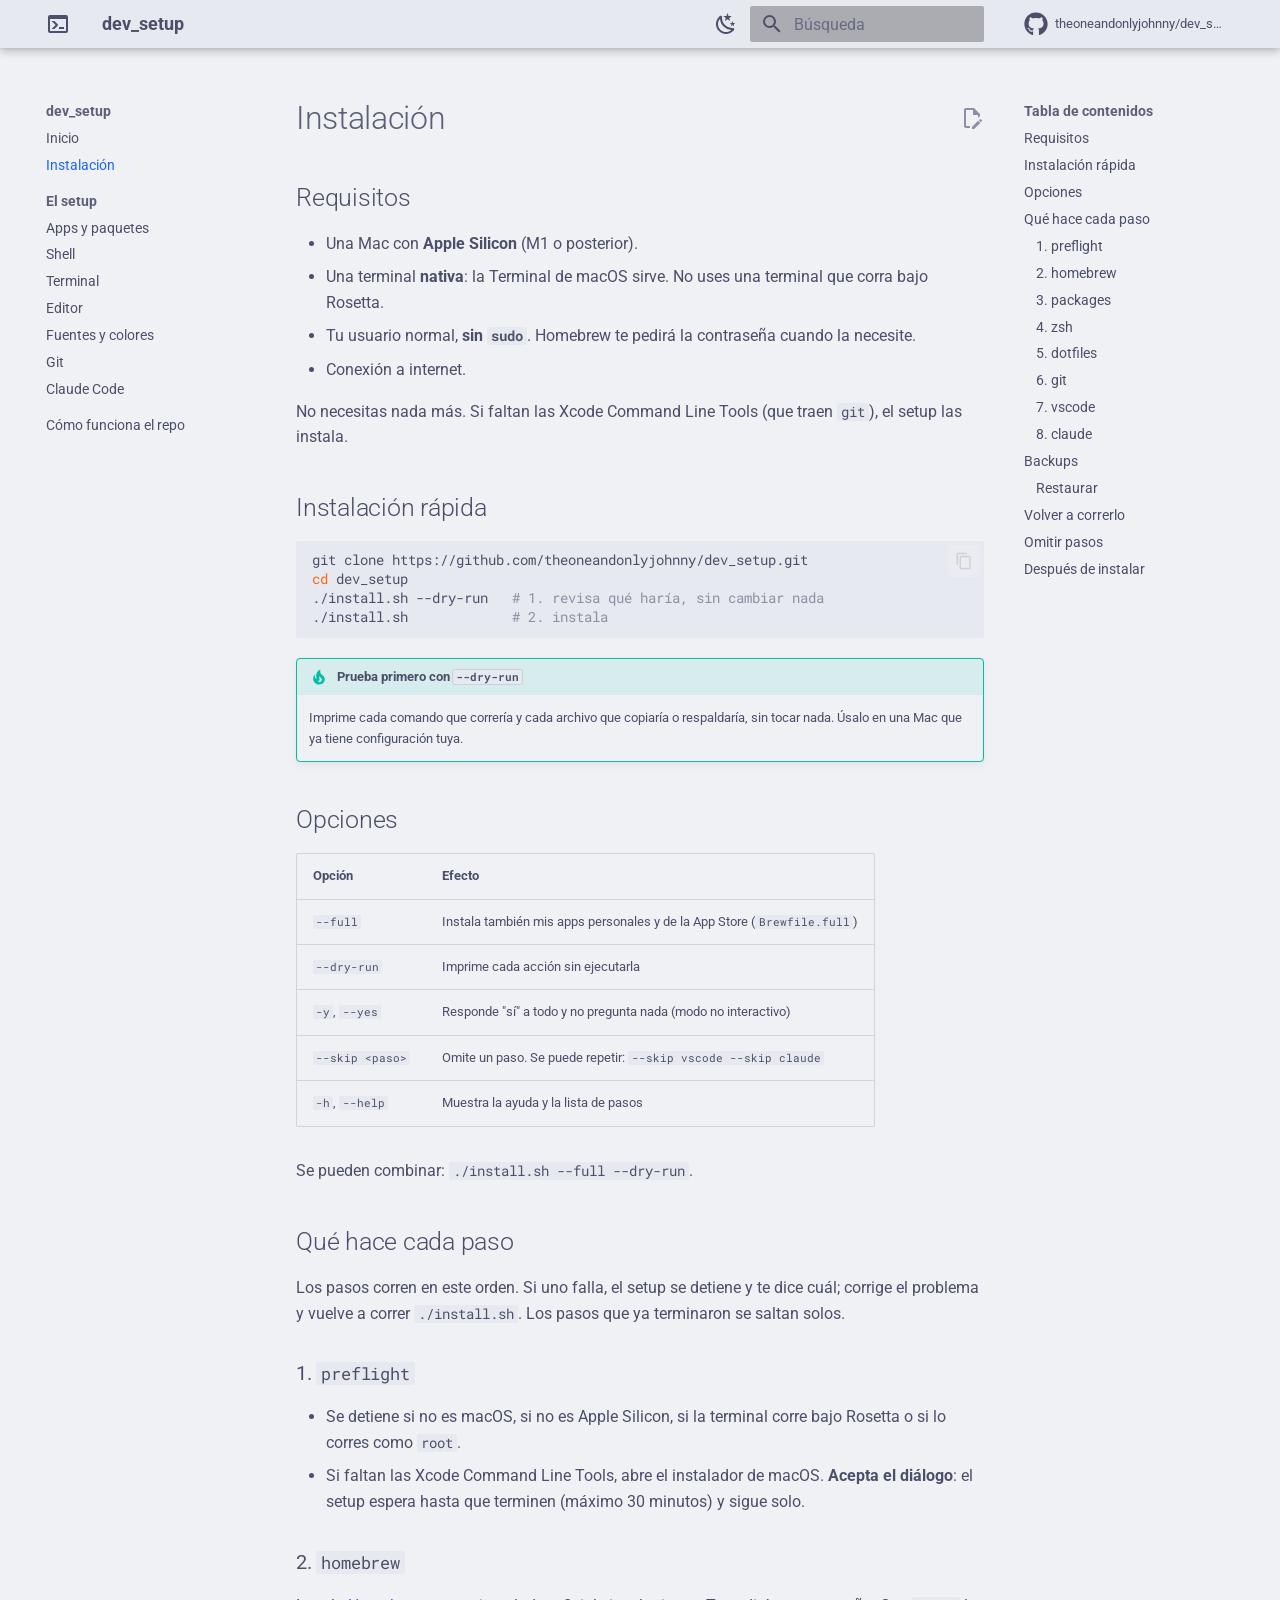
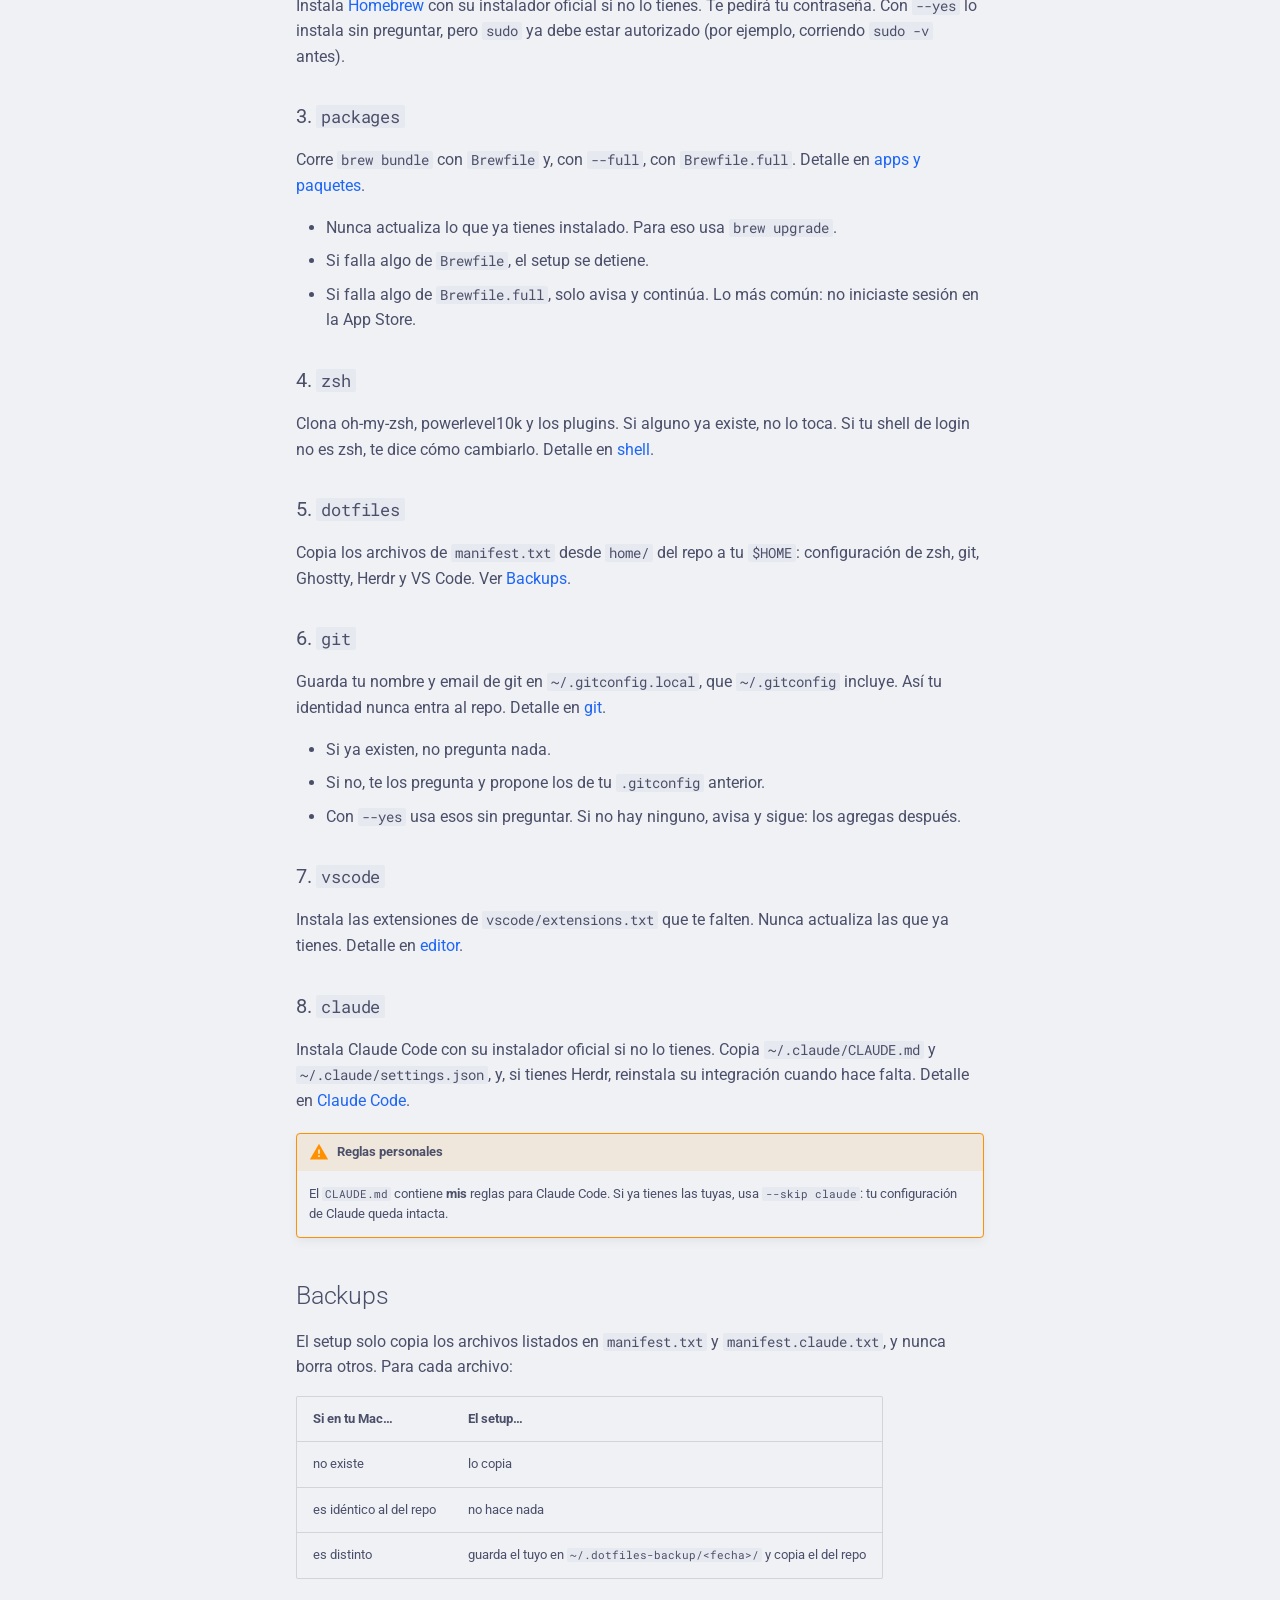
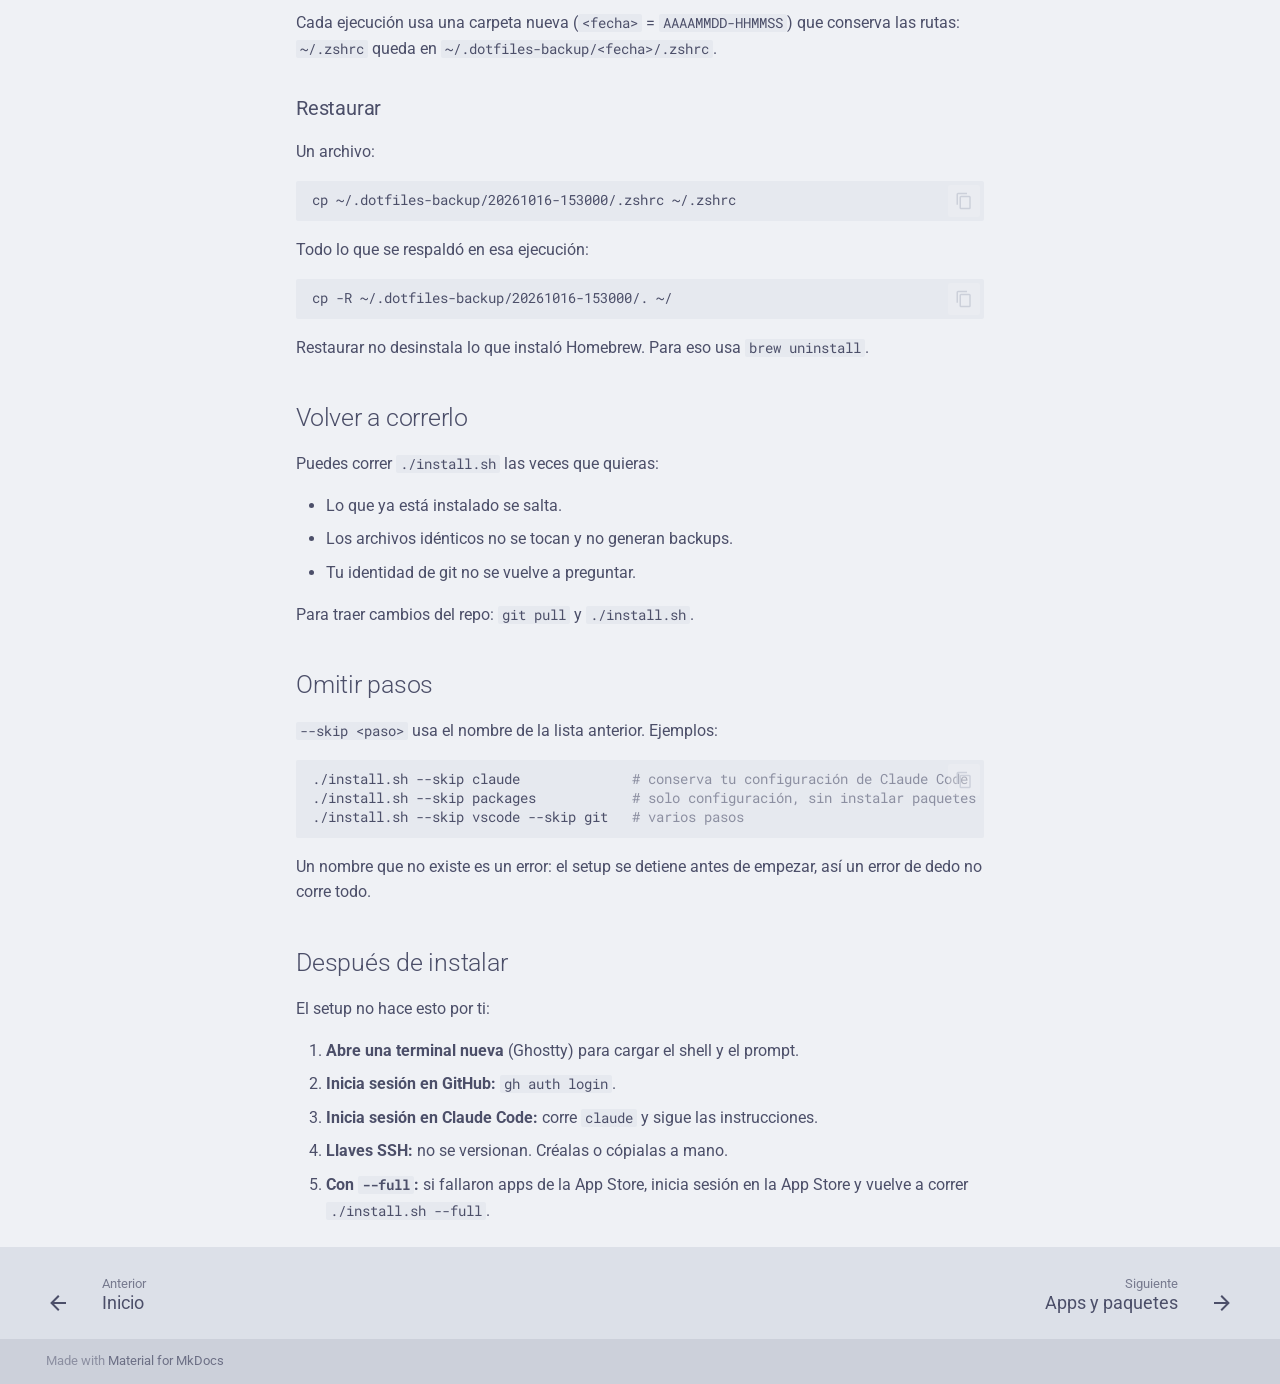
<file: install/index.html>
<!doctype html>
<html lang="es" class="no-js">
  <head>
    
      <meta charset="utf-8">
      <meta name="viewport" content="width=device-width,initial-scale=1">
      
        <meta name="description" content="Mi entorno de desarrollo para macOS (Apple Silicon), documentado y reproducible con un solo script.">
      
      
        <meta name="author" content="Juan Guzman">
      
      
        <link rel="canonical" href="https://theoneandonlyjohnny.github.io/dev_setup/install/">
      
      
        <link rel="prev" href="..">
      
      
        <link rel="next" href="../apps/">
      
      
        
      
      
      <link rel="icon" href="../assets/images/favicon.png">
      <meta name="generator" content="mkdocs-1.6.1, mkdocs-material-9.7.7">
    
    
      
        <title>Instalación - dev_setup</title>
      
    
    
      <link rel="stylesheet" href="../assets/stylesheets/main.ec1eaa64.min.css">
      
        
        <link rel="stylesheet" href="../assets/stylesheets/palette.ab4e12ef.min.css">
      
      


    
    
      
    
    
      
        
        
        <link rel="preconnect" href="https://fonts.gstatic.com" crossorigin>
        <link rel="stylesheet" href="https://fonts.googleapis.com/css?family=Roboto:300,300i,400,400i,700,700i%7CRoboto+Mono:400,400i,700,700i&display=fallback">
        <style>:root{--md-text-font:"Roboto";--md-code-font:"Roboto Mono"}</style>
      
    
    
      <link rel="stylesheet" href="../stylesheets/catppuccin.css">
    
    <script>__md_scope=new URL("..",location),__md_hash=e=>[...e].reduce(((e,_)=>(e<<5)-e+_.charCodeAt(0)),0),__md_get=(e,_=localStorage,t=__md_scope)=>JSON.parse(_.getItem(t.pathname+"."+e)),__md_set=(e,_,t=localStorage,a=__md_scope)=>{try{t.setItem(a.pathname+"."+e,JSON.stringify(_))}catch(e){}}</script>
    
      

    
    
  </head>
  
  
    
    
      
    
    
    
    
    <body dir="ltr" data-md-color-scheme="default" data-md-color-primary="custom" data-md-color-accent="custom">
  
    
    <input class="md-toggle" data-md-toggle="drawer" type="checkbox" id="__drawer" autocomplete="off">
    <input class="md-toggle" data-md-toggle="search" type="checkbox" id="__search" autocomplete="off">
    <label class="md-overlay" for="__drawer"></label>
    <div data-md-component="skip">
      
        
        <a href="#instalacion" class="md-skip">
          Saltar a contenido
        </a>
      
    </div>
    <div data-md-component="announce">
      
    </div>
    
    
      

  

<header class="md-header md-header--shadow" data-md-component="header">
  <nav class="md-header__inner md-grid" aria-label="Cabecera">
    <a href=".." title="dev_setup" class="md-header__button md-logo" aria-label="dev_setup" data-md-component="logo">
      
  
  <svg xmlns="http://www.w3.org/2000/svg" viewBox="0 0 24 24"><path d="M20 19V7H4v12zm0-16a2 2 0 0 1 2 2v14a2 2 0 0 1-2 2H4a2 2 0 0 1-2-2V5a2 2 0 0 1 2-2zm-7 14v-2h5v2zm-3.42-4L5.57 9H8.4l3.3 3.3c.39.39.39 1.03 0 1.42L8.42 17H5.59z"/></svg>

    </a>
    <label class="md-header__button md-icon" for="__drawer">
      
      <svg xmlns="http://www.w3.org/2000/svg" viewBox="0 0 24 24"><path d="M3 6h18v2H3zm0 5h18v2H3zm0 5h18v2H3z"/></svg>
    </label>
    <div class="md-header__title" data-md-component="header-title">
      <div class="md-header__ellipsis">
        <div class="md-header__topic">
          <span class="md-ellipsis">
            dev_setup
          </span>
        </div>
        <div class="md-header__topic" data-md-component="header-topic">
          <span class="md-ellipsis">
            
              Instalación
            
          </span>
        </div>
      </div>
    </div>
    
      
        <form class="md-header__option" data-md-component="palette">
  
    
    
    
    <input class="md-option" data-md-color-media="(prefers-color-scheme: light)" data-md-color-scheme="default" data-md-color-primary="custom" data-md-color-accent="custom"  aria-label="Cambiar a modo oscuro"  type="radio" name="__palette" id="__palette_0">
    
      <label class="md-header__button md-icon" title="Cambiar a modo oscuro" for="__palette_1" hidden>
        <svg xmlns="http://www.w3.org/2000/svg" viewBox="0 0 24 24"><path d="m17.75 4.09-2.53 1.94.91 3.06-2.63-1.81-2.63 1.81.91-3.06-2.53-1.94L12.44 4l1.06-3 1.06 3zm3.5 6.91-1.64 1.25.59 1.98-1.7-1.17-1.7 1.17.59-1.98L15.75 11l2.06-.05L18.5 9l.69 1.95zm-2.28 4.95c.83-.08 1.72 1.1 1.19 1.85-.32.45-.66.87-1.08 1.27C15.17 23 8.84 23 4.94 19.07c-3.91-3.9-3.91-10.24 0-14.14.4-.4.82-.76 1.27-1.08.75-.53 1.93.36 1.85 1.19-.27 2.86.69 5.83 2.89 8.02a9.96 9.96 0 0 0 8.02 2.89m-1.64 2.02a12.08 12.08 0 0 1-7.8-3.47c-2.17-2.19-3.33-5-3.49-7.82-2.81 3.14-2.7 7.96.31 10.98 3.02 3.01 7.84 3.12 10.98.31"/></svg>
      </label>
    
  
    
    
    
    <input class="md-option" data-md-color-media="(prefers-color-scheme: dark)" data-md-color-scheme="slate" data-md-color-primary="custom" data-md-color-accent="custom"  aria-label="Cambiar a modo claro"  type="radio" name="__palette" id="__palette_1">
    
      <label class="md-header__button md-icon" title="Cambiar a modo claro" for="__palette_0" hidden>
        <svg xmlns="http://www.w3.org/2000/svg" viewBox="0 0 24 24"><path d="M12 7a5 5 0 0 1 5 5 5 5 0 0 1-5 5 5 5 0 0 1-5-5 5 5 0 0 1 5-5m0 2a3 3 0 0 0-3 3 3 3 0 0 0 3 3 3 3 0 0 0 3-3 3 3 0 0 0-3-3m0-7 2.39 3.42C13.65 5.15 12.84 5 12 5s-1.65.15-2.39.42zM3.34 7l4.16-.35A7.2 7.2 0 0 0 5.94 8.5c-.44.74-.69 1.5-.83 2.29zm.02 10 1.76-3.77a7.131 7.131 0 0 0 2.38 4.14zM20.65 7l-1.77 3.79a7.02 7.02 0 0 0-2.38-4.15zm-.01 10-4.14.36c.59-.51 1.12-1.14 1.54-1.86.42-.73.69-1.5.83-2.29zM12 22l-2.41-3.44c.74.27 1.55.44 2.41.44.82 0 1.63-.17 2.37-.44z"/></svg>
      </label>
    
  
</form>
      
    
    
      <script>var palette=__md_get("__palette");if(palette&&palette.color){if("(prefers-color-scheme)"===palette.color.media){var media=matchMedia("(prefers-color-scheme: light)"),input=document.querySelector(media.matches?"[data-md-color-media='(prefers-color-scheme: light)']":"[data-md-color-media='(prefers-color-scheme: dark)']");palette.color.media=input.getAttribute("data-md-color-media"),palette.color.scheme=input.getAttribute("data-md-color-scheme"),palette.color.primary=input.getAttribute("data-md-color-primary"),palette.color.accent=input.getAttribute("data-md-color-accent")}for(var[key,value]of Object.entries(palette.color))document.body.setAttribute("data-md-color-"+key,value)}</script>
    
    
    
      
      
        <label class="md-header__button md-icon" for="__search">
          
          <svg xmlns="http://www.w3.org/2000/svg" viewBox="0 0 24 24"><path d="M9.5 3A6.5 6.5 0 0 1 16 9.5c0 1.61-.59 3.09-1.56 4.23l.27.27h.79l5 5-1.5 1.5-5-5v-.79l-.27-.27A6.52 6.52 0 0 1 9.5 16 6.5 6.5 0 0 1 3 9.5 6.5 6.5 0 0 1 9.5 3m0 2C7 5 5 7 5 9.5S7 14 9.5 14 14 12 14 9.5 12 5 9.5 5"/></svg>
        </label>
        <div class="md-search" data-md-component="search" role="dialog">
  <label class="md-search__overlay" for="__search"></label>
  <div class="md-search__inner" role="search">
    <form class="md-search__form" name="search">
      <input type="text" class="md-search__input" name="query" aria-label="Búsqueda" placeholder="Búsqueda" autocapitalize="off" autocorrect="off" autocomplete="off" spellcheck="false" data-md-component="search-query" required>
      <label class="md-search__icon md-icon" for="__search">
        
        <svg xmlns="http://www.w3.org/2000/svg" viewBox="0 0 24 24"><path d="M9.5 3A6.5 6.5 0 0 1 16 9.5c0 1.61-.59 3.09-1.56 4.23l.27.27h.79l5 5-1.5 1.5-5-5v-.79l-.27-.27A6.52 6.52 0 0 1 9.5 16 6.5 6.5 0 0 1 3 9.5 6.5 6.5 0 0 1 9.5 3m0 2C7 5 5 7 5 9.5S7 14 9.5 14 14 12 14 9.5 12 5 9.5 5"/></svg>
        
        <svg xmlns="http://www.w3.org/2000/svg" viewBox="0 0 24 24"><path d="M20 11v2H8l5.5 5.5-1.42 1.42L4.16 12l7.92-7.92L13.5 5.5 8 11z"/></svg>
      </label>
      <nav class="md-search__options" aria-label="Buscar">
        
        <button type="reset" class="md-search__icon md-icon" title="Limpiar" aria-label="Limpiar" tabindex="-1">
          
          <svg xmlns="http://www.w3.org/2000/svg" viewBox="0 0 24 24"><path d="M19 6.41 17.59 5 12 10.59 6.41 5 5 6.41 10.59 12 5 17.59 6.41 19 12 13.41 17.59 19 19 17.59 13.41 12z"/></svg>
        </button>
      </nav>
      
        <div class="md-search__suggest" data-md-component="search-suggest"></div>
      
    </form>
    <div class="md-search__output">
      <div class="md-search__scrollwrap" tabindex="0" data-md-scrollfix>
        <div class="md-search-result" data-md-component="search-result">
          <div class="md-search-result__meta">
            Inicializando búsqueda
          </div>
          <ol class="md-search-result__list" role="presentation"></ol>
        </div>
      </div>
    </div>
  </div>
</div>
      
    
    
      <div class="md-header__source">
        <a href="https://github.com/theoneandonlyjohnny/dev_setup" title="Ir al repositorio" class="md-source" data-md-component="source">
  <div class="md-source__icon md-icon">
    
    <svg xmlns="http://www.w3.org/2000/svg" viewBox="0 0 512 512"><!--! Font Awesome Free 7.1.0 by @fontawesome - https://fontawesome.com License - https://fontawesome.com/license/free (Icons: CC BY 4.0, Fonts: SIL OFL 1.1, Code: MIT License) Copyright 2025 Fonticons, Inc.--><path d="M173.9 397.4c0 2-2.3 3.6-5.2 3.6-3.3.3-5.6-1.3-5.6-3.6 0-2 2.3-3.6 5.2-3.6 3-.3 5.6 1.3 5.6 3.6m-31.1-4.5c-.7 2 1.3 4.3 4.3 4.9 2.6 1 5.6 0 6.2-2s-1.3-4.3-4.3-5.2c-2.6-.7-5.5.3-6.2 2.3m44.2-1.7c-2.9.7-4.9 2.6-4.6 4.9.3 2 2.9 3.3 5.9 2.6 2.9-.7 4.9-2.6 4.6-4.6-.3-1.9-3-3.2-5.9-2.9M252.8 8C114.1 8 8 113.3 8 252c0 110.9 69.8 205.8 169.5 239.2 12.8 2.3 17.3-5.6 17.3-12.1 0-6.2-.3-40.4-.3-61.4 0 0-70 15-84.7-29.8 0 0-11.4-29.1-27.8-36.6 0 0-22.9-15.7 1.6-15.4 0 0 24.9 2 38.6 25.8 21.9 38.6 58.6 27.5 72.9 20.9 2.3-16 8.8-27.1 16-33.7-55.9-6.2-112.3-14.3-112.3-110.5 0-27.5 7.6-41.3 23.6-58.9-2.6-6.5-11.1-33.3 2.6-67.9 20.9-6.5 69 27 69 27 20-5.6 41.5-8.5 62.8-8.5s42.8 2.9 62.8 8.5c0 0 48.1-33.6 69-27 13.7 34.7 5.2 61.4 2.6 67.9 16 17.7 25.8 31.5 25.8 58.9 0 96.5-58.9 104.2-114.8 110.5 9.2 7.9 17 22.9 17 46.4 0 33.7-.3 75.4-.3 83.6 0 6.5 4.6 14.4 17.3 12.1C436.2 457.8 504 362.9 504 252 504 113.3 391.5 8 252.8 8M105.2 352.9c-1.3 1-1 3.3.7 5.2 1.6 1.6 3.9 2.3 5.2 1 1.3-1 1-3.3-.7-5.2-1.6-1.6-3.9-2.3-5.2-1m-10.8-8.1c-.7 1.3.3 2.9 2.3 3.9 1.6 1 3.6.7 4.3-.7.7-1.3-.3-2.9-2.3-3.9-2-.6-3.6-.3-4.3.7m32.4 35.6c-1.6 1.3-1 4.3 1.3 6.2 2.3 2.3 5.2 2.6 6.5 1 1.3-1.3.7-4.3-1.3-6.2-2.2-2.3-5.2-2.6-6.5-1m-11.4-14.7c-1.6 1-1.6 3.6 0 5.9s4.3 3.3 5.6 2.3c1.6-1.3 1.6-3.9 0-6.2-1.4-2.3-4-3.3-5.6-2"/></svg>
  </div>
  <div class="md-source__repository">
    theoneandonlyjohnny/dev_setup
  </div>
</a>
      </div>
    
  </nav>
  
</header>
    
    <div class="md-container" data-md-component="container">
      
      
        
          
        
      
      <main class="md-main" data-md-component="main">
        <div class="md-main__inner md-grid">
          
            
              
              <div class="md-sidebar md-sidebar--primary" data-md-component="sidebar" data-md-type="navigation" >
                <div class="md-sidebar__scrollwrap">
                  <div class="md-sidebar__inner">
                    



<nav class="md-nav md-nav--primary" aria-label="Navegación" data-md-level="0">
  <label class="md-nav__title" for="__drawer">
    <a href=".." title="dev_setup" class="md-nav__button md-logo" aria-label="dev_setup" data-md-component="logo">
      
  
  <svg xmlns="http://www.w3.org/2000/svg" viewBox="0 0 24 24"><path d="M20 19V7H4v12zm0-16a2 2 0 0 1 2 2v14a2 2 0 0 1-2 2H4a2 2 0 0 1-2-2V5a2 2 0 0 1 2-2zm-7 14v-2h5v2zm-3.42-4L5.57 9H8.4l3.3 3.3c.39.39.39 1.03 0 1.42L8.42 17H5.59z"/></svg>

    </a>
    dev_setup
  </label>
  
    <div class="md-nav__source">
      <a href="https://github.com/theoneandonlyjohnny/dev_setup" title="Ir al repositorio" class="md-source" data-md-component="source">
  <div class="md-source__icon md-icon">
    
    <svg xmlns="http://www.w3.org/2000/svg" viewBox="0 0 512 512"><!--! Font Awesome Free 7.1.0 by @fontawesome - https://fontawesome.com License - https://fontawesome.com/license/free (Icons: CC BY 4.0, Fonts: SIL OFL 1.1, Code: MIT License) Copyright 2025 Fonticons, Inc.--><path d="M173.9 397.4c0 2-2.3 3.6-5.2 3.6-3.3.3-5.6-1.3-5.6-3.6 0-2 2.3-3.6 5.2-3.6 3-.3 5.6 1.3 5.6 3.6m-31.1-4.5c-.7 2 1.3 4.3 4.3 4.9 2.6 1 5.6 0 6.2-2s-1.3-4.3-4.3-5.2c-2.6-.7-5.5.3-6.2 2.3m44.2-1.7c-2.9.7-4.9 2.6-4.6 4.9.3 2 2.9 3.3 5.9 2.6 2.9-.7 4.9-2.6 4.6-4.6-.3-1.9-3-3.2-5.9-2.9M252.8 8C114.1 8 8 113.3 8 252c0 110.9 69.8 205.8 169.5 239.2 12.8 2.3 17.3-5.6 17.3-12.1 0-6.2-.3-40.4-.3-61.4 0 0-70 15-84.7-29.8 0 0-11.4-29.1-27.8-36.6 0 0-22.9-15.7 1.6-15.4 0 0 24.9 2 38.6 25.8 21.9 38.6 58.6 27.5 72.9 20.9 2.3-16 8.8-27.1 16-33.7-55.9-6.2-112.3-14.3-112.3-110.5 0-27.5 7.6-41.3 23.6-58.9-2.6-6.5-11.1-33.3 2.6-67.9 20.9-6.5 69 27 69 27 20-5.6 41.5-8.5 62.8-8.5s42.8 2.9 62.8 8.5c0 0 48.1-33.6 69-27 13.7 34.7 5.2 61.4 2.6 67.9 16 17.7 25.8 31.5 25.8 58.9 0 96.5-58.9 104.2-114.8 110.5 9.2 7.9 17 22.9 17 46.4 0 33.7-.3 75.4-.3 83.6 0 6.5 4.6 14.4 17.3 12.1C436.2 457.8 504 362.9 504 252 504 113.3 391.5 8 252.8 8M105.2 352.9c-1.3 1-1 3.3.7 5.2 1.6 1.6 3.9 2.3 5.2 1 1.3-1 1-3.3-.7-5.2-1.6-1.6-3.9-2.3-5.2-1m-10.8-8.1c-.7 1.3.3 2.9 2.3 3.9 1.6 1 3.6.7 4.3-.7.7-1.3-.3-2.9-2.3-3.9-2-.6-3.6-.3-4.3.7m32.4 35.6c-1.6 1.3-1 4.3 1.3 6.2 2.3 2.3 5.2 2.6 6.5 1 1.3-1.3.7-4.3-1.3-6.2-2.2-2.3-5.2-2.6-6.5-1m-11.4-14.7c-1.6 1-1.6 3.6 0 5.9s4.3 3.3 5.6 2.3c1.6-1.3 1.6-3.9 0-6.2-1.4-2.3-4-3.3-5.6-2"/></svg>
  </div>
  <div class="md-source__repository">
    theoneandonlyjohnny/dev_setup
  </div>
</a>
    </div>
  
  <ul class="md-nav__list" data-md-scrollfix>
    
      
      
  
  
  
  
    <li class="md-nav__item">
      <a href=".." class="md-nav__link">
        
  
  
  <span class="md-ellipsis">
    
  
    Inicio
  

    
  </span>
  
  

      </a>
    </li>
  

    
      
      
  
  
    
  
  
  
    <li class="md-nav__item md-nav__item--active">
      
      <input class="md-nav__toggle md-toggle" type="checkbox" id="__toc">
      
      
        
      
      
        <label class="md-nav__link md-nav__link--active" for="__toc">
          
  
  
  <span class="md-ellipsis">
    
  
    Instalación
  

    
  </span>
  
  

          <span class="md-nav__icon md-icon"></span>
        </label>
      
      <a href="./" class="md-nav__link md-nav__link--active">
        
  
  
  <span class="md-ellipsis">
    
  
    Instalación
  

    
  </span>
  
  

      </a>
      
        

<nav class="md-nav md-nav--secondary" aria-label="Tabla de contenidos">
  
  
  
    
  
  
    <label class="md-nav__title" for="__toc">
      <span class="md-nav__icon md-icon"></span>
      Tabla de contenidos
    </label>
    <ul class="md-nav__list" data-md-component="toc" data-md-scrollfix>
      
        <li class="md-nav__item">
  <a href="#requisitos" class="md-nav__link">
    <span class="md-ellipsis">
      
        Requisitos
      
    </span>
  </a>
  
</li>
      
        <li class="md-nav__item">
  <a href="#instalacion-rapida" class="md-nav__link">
    <span class="md-ellipsis">
      
        Instalación rápida
      
    </span>
  </a>
  
</li>
      
        <li class="md-nav__item">
  <a href="#opciones" class="md-nav__link">
    <span class="md-ellipsis">
      
        Opciones
      
    </span>
  </a>
  
</li>
      
        <li class="md-nav__item">
  <a href="#que-hace-cada-paso" class="md-nav__link">
    <span class="md-ellipsis">
      
        Qué hace cada paso
      
    </span>
  </a>
  
    <nav class="md-nav" aria-label="Qué hace cada paso">
      <ul class="md-nav__list">
        
          <li class="md-nav__item">
  <a href="#1-preflight" class="md-nav__link">
    <span class="md-ellipsis">
      
        1. preflight
      
    </span>
  </a>
  
</li>
        
          <li class="md-nav__item">
  <a href="#2-homebrew" class="md-nav__link">
    <span class="md-ellipsis">
      
        2. homebrew
      
    </span>
  </a>
  
</li>
        
          <li class="md-nav__item">
  <a href="#3-packages" class="md-nav__link">
    <span class="md-ellipsis">
      
        3. packages
      
    </span>
  </a>
  
</li>
        
          <li class="md-nav__item">
  <a href="#4-zsh" class="md-nav__link">
    <span class="md-ellipsis">
      
        4. zsh
      
    </span>
  </a>
  
</li>
        
          <li class="md-nav__item">
  <a href="#5-dotfiles" class="md-nav__link">
    <span class="md-ellipsis">
      
        5. dotfiles
      
    </span>
  </a>
  
</li>
        
          <li class="md-nav__item">
  <a href="#6-git" class="md-nav__link">
    <span class="md-ellipsis">
      
        6. git
      
    </span>
  </a>
  
</li>
        
          <li class="md-nav__item">
  <a href="#7-vscode" class="md-nav__link">
    <span class="md-ellipsis">
      
        7. vscode
      
    </span>
  </a>
  
</li>
        
          <li class="md-nav__item">
  <a href="#8-claude" class="md-nav__link">
    <span class="md-ellipsis">
      
        8. claude
      
    </span>
  </a>
  
</li>
        
      </ul>
    </nav>
  
</li>
      
        <li class="md-nav__item">
  <a href="#backups" class="md-nav__link">
    <span class="md-ellipsis">
      
        Backups
      
    </span>
  </a>
  
    <nav class="md-nav" aria-label="Backups">
      <ul class="md-nav__list">
        
          <li class="md-nav__item">
  <a href="#restaurar" class="md-nav__link">
    <span class="md-ellipsis">
      
        Restaurar
      
    </span>
  </a>
  
</li>
        
      </ul>
    </nav>
  
</li>
      
        <li class="md-nav__item">
  <a href="#volver-a-correrlo" class="md-nav__link">
    <span class="md-ellipsis">
      
        Volver a correrlo
      
    </span>
  </a>
  
</li>
      
        <li class="md-nav__item">
  <a href="#omitir-pasos" class="md-nav__link">
    <span class="md-ellipsis">
      
        Omitir pasos
      
    </span>
  </a>
  
</li>
      
        <li class="md-nav__item">
  <a href="#despues-de-instalar" class="md-nav__link">
    <span class="md-ellipsis">
      
        Después de instalar
      
    </span>
  </a>
  
</li>
      
    </ul>
  
</nav>
      
    </li>
  

    
      
      
  
  
  
  
    
    
    
    
      
        
        
      
    
    
    <li class="md-nav__item md-nav__item--section md-nav__item--nested">
      
        
        
        <input class="md-nav__toggle md-toggle " type="checkbox" id="__nav_3" >
        
          
          <label class="md-nav__link" for="__nav_3" id="__nav_3_label" tabindex="">
            
  
  
  <span class="md-ellipsis">
    
  
    El setup
  

    
  </span>
  
  

            <span class="md-nav__icon md-icon"></span>
          </label>
        
        <nav class="md-nav" data-md-level="1" aria-labelledby="__nav_3_label" aria-expanded="false">
          <label class="md-nav__title" for="__nav_3">
            <span class="md-nav__icon md-icon"></span>
            
  
    El setup
  

          </label>
          <ul class="md-nav__list" data-md-scrollfix>
            
              
                
  
  
  
  
    <li class="md-nav__item">
      <a href="../apps/" class="md-nav__link">
        
  
  
  <span class="md-ellipsis">
    
  
    Apps y paquetes
  

    
  </span>
  
  

      </a>
    </li>
  

              
            
              
                
  
  
  
  
    <li class="md-nav__item">
      <a href="../shell/" class="md-nav__link">
        
  
  
  <span class="md-ellipsis">
    
  
    Shell
  

    
  </span>
  
  

      </a>
    </li>
  

              
            
              
                
  
  
  
  
    <li class="md-nav__item">
      <a href="../terminal/" class="md-nav__link">
        
  
  
  <span class="md-ellipsis">
    
  
    Terminal
  

    
  </span>
  
  

      </a>
    </li>
  

              
            
              
                
  
  
  
  
    <li class="md-nav__item">
      <a href="../editor/" class="md-nav__link">
        
  
  
  <span class="md-ellipsis">
    
  
    Editor
  

    
  </span>
  
  

      </a>
    </li>
  

              
            
              
                
  
  
  
  
    <li class="md-nav__item">
      <a href="../fonts-and-colors/" class="md-nav__link">
        
  
  
  <span class="md-ellipsis">
    
  
    Fuentes y colores
  

    
  </span>
  
  

      </a>
    </li>
  

              
            
              
                
  
  
  
  
    <li class="md-nav__item">
      <a href="../git/" class="md-nav__link">
        
  
  
  <span class="md-ellipsis">
    
  
    Git
  

    
  </span>
  
  

      </a>
    </li>
  

              
            
              
                
  
  
  
  
    <li class="md-nav__item">
      <a href="../claude-code/" class="md-nav__link">
        
  
  
  <span class="md-ellipsis">
    
  
    Claude Code
  

    
  </span>
  
  

      </a>
    </li>
  

              
            
          </ul>
        </nav>
      
    </li>
  

    
      
      
  
  
  
  
    <li class="md-nav__item">
      <a href="../repository/" class="md-nav__link">
        
  
  
  <span class="md-ellipsis">
    
  
    Cómo funciona el repo
  

    
  </span>
  
  

      </a>
    </li>
  

    
  </ul>
</nav>
                  </div>
                </div>
              </div>
            
            
              
              <div class="md-sidebar md-sidebar--secondary" data-md-component="sidebar" data-md-type="toc" >
                <div class="md-sidebar__scrollwrap">
                  <div class="md-sidebar__inner">
                    

<nav class="md-nav md-nav--secondary" aria-label="Tabla de contenidos">
  
  
  
    
  
  
    <label class="md-nav__title" for="__toc">
      <span class="md-nav__icon md-icon"></span>
      Tabla de contenidos
    </label>
    <ul class="md-nav__list" data-md-component="toc" data-md-scrollfix>
      
        <li class="md-nav__item">
  <a href="#requisitos" class="md-nav__link">
    <span class="md-ellipsis">
      
        Requisitos
      
    </span>
  </a>
  
</li>
      
        <li class="md-nav__item">
  <a href="#instalacion-rapida" class="md-nav__link">
    <span class="md-ellipsis">
      
        Instalación rápida
      
    </span>
  </a>
  
</li>
      
        <li class="md-nav__item">
  <a href="#opciones" class="md-nav__link">
    <span class="md-ellipsis">
      
        Opciones
      
    </span>
  </a>
  
</li>
      
        <li class="md-nav__item">
  <a href="#que-hace-cada-paso" class="md-nav__link">
    <span class="md-ellipsis">
      
        Qué hace cada paso
      
    </span>
  </a>
  
    <nav class="md-nav" aria-label="Qué hace cada paso">
      <ul class="md-nav__list">
        
          <li class="md-nav__item">
  <a href="#1-preflight" class="md-nav__link">
    <span class="md-ellipsis">
      
        1. preflight
      
    </span>
  </a>
  
</li>
        
          <li class="md-nav__item">
  <a href="#2-homebrew" class="md-nav__link">
    <span class="md-ellipsis">
      
        2. homebrew
      
    </span>
  </a>
  
</li>
        
          <li class="md-nav__item">
  <a href="#3-packages" class="md-nav__link">
    <span class="md-ellipsis">
      
        3. packages
      
    </span>
  </a>
  
</li>
        
          <li class="md-nav__item">
  <a href="#4-zsh" class="md-nav__link">
    <span class="md-ellipsis">
      
        4. zsh
      
    </span>
  </a>
  
</li>
        
          <li class="md-nav__item">
  <a href="#5-dotfiles" class="md-nav__link">
    <span class="md-ellipsis">
      
        5. dotfiles
      
    </span>
  </a>
  
</li>
        
          <li class="md-nav__item">
  <a href="#6-git" class="md-nav__link">
    <span class="md-ellipsis">
      
        6. git
      
    </span>
  </a>
  
</li>
        
          <li class="md-nav__item">
  <a href="#7-vscode" class="md-nav__link">
    <span class="md-ellipsis">
      
        7. vscode
      
    </span>
  </a>
  
</li>
        
          <li class="md-nav__item">
  <a href="#8-claude" class="md-nav__link">
    <span class="md-ellipsis">
      
        8. claude
      
    </span>
  </a>
  
</li>
        
      </ul>
    </nav>
  
</li>
      
        <li class="md-nav__item">
  <a href="#backups" class="md-nav__link">
    <span class="md-ellipsis">
      
        Backups
      
    </span>
  </a>
  
    <nav class="md-nav" aria-label="Backups">
      <ul class="md-nav__list">
        
          <li class="md-nav__item">
  <a href="#restaurar" class="md-nav__link">
    <span class="md-ellipsis">
      
        Restaurar
      
    </span>
  </a>
  
</li>
        
      </ul>
    </nav>
  
</li>
      
        <li class="md-nav__item">
  <a href="#volver-a-correrlo" class="md-nav__link">
    <span class="md-ellipsis">
      
        Volver a correrlo
      
    </span>
  </a>
  
</li>
      
        <li class="md-nav__item">
  <a href="#omitir-pasos" class="md-nav__link">
    <span class="md-ellipsis">
      
        Omitir pasos
      
    </span>
  </a>
  
</li>
      
        <li class="md-nav__item">
  <a href="#despues-de-instalar" class="md-nav__link">
    <span class="md-ellipsis">
      
        Después de instalar
      
    </span>
  </a>
  
</li>
      
    </ul>
  
</nav>
                  </div>
                </div>
              </div>
            
          
          
            <div class="md-content" data-md-component="content">
              
              <article class="md-content__inner md-typeset">
                
                  


  
    <a href="https://github.com/theoneandonlyjohnny/dev_setup/edit/main/docs/install.md" title="Editar esta página" class="md-content__button md-icon" rel="edit">
      
      <svg xmlns="http://www.w3.org/2000/svg" viewBox="0 0 24 24"><path d="M10 20H6V4h7v5h5v3.1l2-2V8l-6-6H6c-1.1 0-2 .9-2 2v16c0 1.1.9 2 2 2h4zm10.2-7c.1 0 .3.1.4.2l1.3 1.3c.2.2.2.6 0 .8l-1 1-2.1-2.1 1-1c.1-.1.2-.2.4-.2m0 3.9L14.1 23H12v-2.1l6.1-6.1z"/></svg>
    </a>
  
  


<h1 id="instalacion">Instalación<a class="headerlink" href="#instalacion" title="Permanent link">&para;</a></h1>
<h2 id="requisitos">Requisitos<a class="headerlink" href="#requisitos" title="Permanent link">&para;</a></h2>
<ul>
<li>Una Mac con <strong>Apple Silicon</strong> (M1 o posterior).</li>
<li>Una terminal <strong>nativa</strong>: la Terminal de macOS sirve. No uses una terminal que corra bajo Rosetta.</li>
<li>Tu usuario normal, <strong>sin <code>sudo</code></strong>. Homebrew te pedirá la contraseña cuando la necesite.</li>
<li>Conexión a internet.</li>
</ul>
<p>No necesitas nada más. Si faltan las Xcode Command Line Tools (que traen <code>git</code>), el setup las instala.</p>
<h2 id="instalacion-rapida">Instalación rápida<a class="headerlink" href="#instalacion-rapida" title="Permanent link">&para;</a></h2>
<div class="highlight"><pre><span></span><code><a id="__codelineno-0-1" name="__codelineno-0-1" href="#__codelineno-0-1"></a>git<span class="w"> </span>clone<span class="w"> </span>https://github.com/theoneandonlyjohnny/dev_setup.git
<a id="__codelineno-0-2" name="__codelineno-0-2" href="#__codelineno-0-2"></a><span class="nb">cd</span><span class="w"> </span>dev_setup
<a id="__codelineno-0-3" name="__codelineno-0-3" href="#__codelineno-0-3"></a>./install.sh<span class="w"> </span>--dry-run<span class="w">   </span><span class="c1"># 1. revisa qué haría, sin cambiar nada</span>
<a id="__codelineno-0-4" name="__codelineno-0-4" href="#__codelineno-0-4"></a>./install.sh<span class="w">             </span><span class="c1"># 2. instala</span>
</code></pre></div>
<div class="admonition tip">
<p class="admonition-title">Prueba primero con <code>--dry-run</code></p>
<p>Imprime cada comando que correría y cada archivo que copiaría o respaldaría, sin tocar nada. Úsalo en una Mac que ya tiene configuración tuya.</p>
</div>
<h2 id="opciones">Opciones<a class="headerlink" href="#opciones" title="Permanent link">&para;</a></h2>
<table>
<thead>
<tr>
<th>Opción</th>
<th>Efecto</th>
</tr>
</thead>
<tbody>
<tr>
<td><code>--full</code></td>
<td>Instala también mis apps personales y de la App Store (<code>Brewfile.full</code>)</td>
</tr>
<tr>
<td><code>--dry-run</code></td>
<td>Imprime cada acción sin ejecutarla</td>
</tr>
<tr>
<td><code>-y</code>, <code>--yes</code></td>
<td>Responde "sí" a todo y no pregunta nada (modo no interactivo)</td>
</tr>
<tr>
<td><code>--skip &lt;paso&gt;</code></td>
<td>Omite un paso. Se puede repetir: <code>--skip vscode --skip claude</code></td>
</tr>
<tr>
<td><code>-h</code>, <code>--help</code></td>
<td>Muestra la ayuda y la lista de pasos</td>
</tr>
</tbody>
</table>
<p>Se pueden combinar: <code>./install.sh --full --dry-run</code>.</p>
<h2 id="que-hace-cada-paso">Qué hace cada paso<a class="headerlink" href="#que-hace-cada-paso" title="Permanent link">&para;</a></h2>
<p>Los pasos corren en este orden. Si uno falla, el setup se detiene y te dice cuál; corrige el problema y vuelve a correr <code>./install.sh</code>. Los pasos que ya terminaron se saltan solos.</p>
<h3 id="1-preflight">1. <code>preflight</code><a class="headerlink" href="#1-preflight" title="Permanent link">&para;</a></h3>
<ul>
<li>Se detiene si no es macOS, si no es Apple Silicon, si la terminal corre bajo Rosetta o si lo corres como <code>root</code>.</li>
<li>Si faltan las Xcode Command Line Tools, abre el instalador de macOS. <strong>Acepta el diálogo</strong>: el setup espera hasta que terminen (máximo 30 minutos) y sigue solo.</li>
</ul>
<h3 id="2-homebrew">2. <code>homebrew</code><a class="headerlink" href="#2-homebrew" title="Permanent link">&para;</a></h3>
<p>Instala <a href="https://brew.sh">Homebrew</a> con su instalador oficial si no lo tienes. Te pedirá tu contraseña. Con <code>--yes</code> lo instala sin preguntar, pero <code>sudo</code> ya debe estar autorizado (por ejemplo, corriendo <code>sudo -v</code> antes).</p>
<h3 id="3-packages">3. <code>packages</code><a class="headerlink" href="#3-packages" title="Permanent link">&para;</a></h3>
<p>Corre <code>brew bundle</code> con <code>Brewfile</code> y, con <code>--full</code>, con <code>Brewfile.full</code>. Detalle en <a href="../apps/">apps y paquetes</a>.</p>
<ul>
<li>Nunca actualiza lo que ya tienes instalado. Para eso usa <code>brew upgrade</code>.</li>
<li>Si falla algo de <code>Brewfile</code>, el setup se detiene.</li>
<li>Si falla algo de <code>Brewfile.full</code>, solo avisa y continúa. Lo más común: no iniciaste sesión en la App Store.</li>
</ul>
<h3 id="4-zsh">4. <code>zsh</code><a class="headerlink" href="#4-zsh" title="Permanent link">&para;</a></h3>
<p>Clona oh-my-zsh, powerlevel10k y los plugins. Si alguno ya existe, no lo toca. Si tu shell de login no es zsh, te dice cómo cambiarlo. Detalle en <a href="../shell/">shell</a>.</p>
<h3 id="5-dotfiles">5. <code>dotfiles</code><a class="headerlink" href="#5-dotfiles" title="Permanent link">&para;</a></h3>
<p>Copia los archivos de <code>manifest.txt</code> desde <code>home/</code> del repo a tu <code>$HOME</code>: configuración de zsh, git, Ghostty, Herdr y VS Code. Ver <a href="#backups">Backups</a>.</p>
<h3 id="6-git">6. <code>git</code><a class="headerlink" href="#6-git" title="Permanent link">&para;</a></h3>
<p>Guarda tu nombre y email de git en <code>~/.gitconfig.local</code>, que <code>~/.gitconfig</code> incluye. Así tu identidad nunca entra al repo. Detalle en <a href="../git/">git</a>.</p>
<ul>
<li>Si ya existen, no pregunta nada.</li>
<li>Si no, te los pregunta y propone los de tu <code>.gitconfig</code> anterior.</li>
<li>Con <code>--yes</code> usa esos sin preguntar. Si no hay ninguno, avisa y sigue: los agregas después.</li>
</ul>
<h3 id="7-vscode">7. <code>vscode</code><a class="headerlink" href="#7-vscode" title="Permanent link">&para;</a></h3>
<p>Instala las extensiones de <code>vscode/extensions.txt</code> que te falten. Nunca actualiza las que ya tienes. Detalle en <a href="../editor/">editor</a>.</p>
<h3 id="8-claude">8. <code>claude</code><a class="headerlink" href="#8-claude" title="Permanent link">&para;</a></h3>
<p>Instala Claude Code con su instalador oficial si no lo tienes. Copia <code>~/.claude/CLAUDE.md</code> y <code>~/.claude/settings.json</code>, y, si tienes Herdr, reinstala su integración cuando hace falta. Detalle en <a href="../claude-code/">Claude Code</a>.</p>
<div class="admonition warning">
<p class="admonition-title">Reglas personales</p>
<p>El <code>CLAUDE.md</code> contiene <strong>mis</strong> reglas para Claude Code. Si ya tienes las tuyas, usa <code>--skip claude</code>: tu configuración de Claude queda intacta.</p>
</div>
<h2 id="backups">Backups<a class="headerlink" href="#backups" title="Permanent link">&para;</a></h2>
<p>El setup solo copia los archivos listados en <code>manifest.txt</code> y <code>manifest.claude.txt</code>, y nunca borra otros. Para cada archivo:</p>
<table>
<thead>
<tr>
<th>Si en tu Mac…</th>
<th>El setup…</th>
</tr>
</thead>
<tbody>
<tr>
<td>no existe</td>
<td>lo copia</td>
</tr>
<tr>
<td>es idéntico al del repo</td>
<td>no hace nada</td>
</tr>
<tr>
<td>es distinto</td>
<td>guarda el tuyo en <code>~/.dotfiles-backup/&lt;fecha&gt;/</code> y copia el del repo</td>
</tr>
</tbody>
</table>
<p>Cada ejecución usa una carpeta nueva (<code>&lt;fecha&gt;</code> = <code>AAAAMMDD-HHMMSS</code>) que conserva las rutas: <code>~/.zshrc</code> queda en <code>~/.dotfiles-backup/&lt;fecha&gt;/.zshrc</code>.</p>
<h3 id="restaurar">Restaurar<a class="headerlink" href="#restaurar" title="Permanent link">&para;</a></h3>
<p>Un archivo:</p>
<div class="highlight"><pre><span></span><code><a id="__codelineno-1-1" name="__codelineno-1-1" href="#__codelineno-1-1"></a>cp<span class="w"> </span>~/.dotfiles-backup/20261016-153000/.zshrc<span class="w"> </span>~/.zshrc
</code></pre></div>
<p>Todo lo que se respaldó en esa ejecución:</p>
<div class="highlight"><pre><span></span><code><a id="__codelineno-2-1" name="__codelineno-2-1" href="#__codelineno-2-1"></a>cp<span class="w"> </span>-R<span class="w"> </span>~/.dotfiles-backup/20261016-153000/.<span class="w"> </span>~/
</code></pre></div>
<p>Restaurar no desinstala lo que instaló Homebrew. Para eso usa <code>brew uninstall</code>.</p>
<h2 id="volver-a-correrlo">Volver a correrlo<a class="headerlink" href="#volver-a-correrlo" title="Permanent link">&para;</a></h2>
<p>Puedes correr <code>./install.sh</code> las veces que quieras:</p>
<ul>
<li>Lo que ya está instalado se salta.</li>
<li>Los archivos idénticos no se tocan y no generan backups.</li>
<li>Tu identidad de git no se vuelve a preguntar.</li>
</ul>
<p>Para traer cambios del repo: <code>git pull</code> y <code>./install.sh</code>.</p>
<h2 id="omitir-pasos">Omitir pasos<a class="headerlink" href="#omitir-pasos" title="Permanent link">&para;</a></h2>
<p><code>--skip &lt;paso&gt;</code> usa el nombre de la lista anterior. Ejemplos:</p>
<div class="highlight"><pre><span></span><code><a id="__codelineno-3-1" name="__codelineno-3-1" href="#__codelineno-3-1"></a>./install.sh<span class="w"> </span>--skip<span class="w"> </span>claude<span class="w">              </span><span class="c1"># conserva tu configuración de Claude Code</span>
<a id="__codelineno-3-2" name="__codelineno-3-2" href="#__codelineno-3-2"></a>./install.sh<span class="w"> </span>--skip<span class="w"> </span>packages<span class="w">            </span><span class="c1"># solo configuración, sin instalar paquetes</span>
<a id="__codelineno-3-3" name="__codelineno-3-3" href="#__codelineno-3-3"></a>./install.sh<span class="w"> </span>--skip<span class="w"> </span>vscode<span class="w"> </span>--skip<span class="w"> </span>git<span class="w">   </span><span class="c1"># varios pasos</span>
</code></pre></div>
<p>Un nombre que no existe es un error: el setup se detiene antes de empezar, así un error de dedo no corre todo.</p>
<h2 id="despues-de-instalar">Después de instalar<a class="headerlink" href="#despues-de-instalar" title="Permanent link">&para;</a></h2>
<p>El setup no hace esto por ti:</p>
<ol>
<li><strong>Abre una terminal nueva</strong> (Ghostty) para cargar el shell y el prompt.</li>
<li><strong>Inicia sesión en GitHub:</strong> <code>gh auth login</code>.</li>
<li><strong>Inicia sesión en Claude Code:</strong> corre <code>claude</code> y sigue las instrucciones.</li>
<li><strong>Llaves SSH:</strong> no se versionan. Créalas o cópialas a mano.</li>
<li><strong>Con <code>--full</code>:</strong> si fallaron apps de la App Store, inicia sesión en la App Store y vuelve a correr <code>./install.sh --full</code>.</li>
</ol>












                
              </article>
            </div>
          
          
<script>var target=document.getElementById(location.hash.slice(1));target&&target.name&&(target.checked=target.name.startsWith("__tabbed_"))</script>
        </div>
        
          <button type="button" class="md-top md-icon" data-md-component="top" hidden>
  
  <svg xmlns="http://www.w3.org/2000/svg" viewBox="0 0 24 24"><path d="M13 20h-2V8l-5.5 5.5-1.42-1.42L12 4.16l7.92 7.92-1.42 1.42L13 8z"/></svg>
  Volver al principio
</button>
        
      </main>
      
        <footer class="md-footer">
  
    
      
      <nav class="md-footer__inner md-grid" aria-label="Pie" >
        
          
          <a href=".." class="md-footer__link md-footer__link--prev" aria-label="Anterior: Inicio">
            <div class="md-footer__button md-icon">
              
              <svg xmlns="http://www.w3.org/2000/svg" viewBox="0 0 24 24"><path d="M20 11v2H8l5.5 5.5-1.42 1.42L4.16 12l7.92-7.92L13.5 5.5 8 11z"/></svg>
            </div>
            <div class="md-footer__title">
              <span class="md-footer__direction">
                Anterior
              </span>
              <div class="md-ellipsis">
                Inicio
              </div>
            </div>
          </a>
        
        
          
          <a href="../apps/" class="md-footer__link md-footer__link--next" aria-label="Siguiente: Apps y paquetes">
            <div class="md-footer__title">
              <span class="md-footer__direction">
                Siguiente
              </span>
              <div class="md-ellipsis">
                Apps y paquetes
              </div>
            </div>
            <div class="md-footer__button md-icon">
              
              <svg xmlns="http://www.w3.org/2000/svg" viewBox="0 0 24 24"><path d="M4 11v2h12l-5.5 5.5 1.42 1.42L19.84 12l-7.92-7.92L10.5 5.5 16 11z"/></svg>
            </div>
          </a>
        
      </nav>
    
  
  <div class="md-footer-meta md-typeset">
    <div class="md-footer-meta__inner md-grid">
      <div class="md-copyright">
  
  
    Made with
    <a href="https://squidfunk.github.io/mkdocs-material/" target="_blank" rel="noopener">
      Material for MkDocs
    </a>
  
</div>
      
    </div>
  </div>
</footer>
      
    </div>
    <div class="md-dialog" data-md-component="dialog">
      <div class="md-dialog__inner md-typeset"></div>
    </div>
    
    
    
      
      
      <script id="__config" type="application/json">{"annotate": null, "base": "..", "features": ["content.action.edit", "content.code.copy", "navigation.footer", "navigation.instant", "navigation.sections", "navigation.top", "navigation.tracking", "search.highlight", "search.suggest", "toc.follow"], "search": "../assets/javascripts/workers/search.2c215733.min.js", "tags": null, "translations": {"clipboard.copied": "Copiado al portapapeles", "clipboard.copy": "Copiar al portapapeles", "search.result.more.one": "1 m\u00e1s en esta p\u00e1gina", "search.result.more.other": "# m\u00e1s en esta p\u00e1gina", "search.result.none": "No se encontraron documentos", "search.result.one": "1 documento encontrado", "search.result.other": "# documentos encontrados", "search.result.placeholder": "Teclee para comenzar b\u00fasqueda", "search.result.term.missing": "Falta", "select.version": "Seleccionar versi\u00f3n"}, "version": null}</script>
    
    
      <script src="../assets/javascripts/bundle.d7400e89.min.js"></script>
      
    
  </body>
</html>
</file>
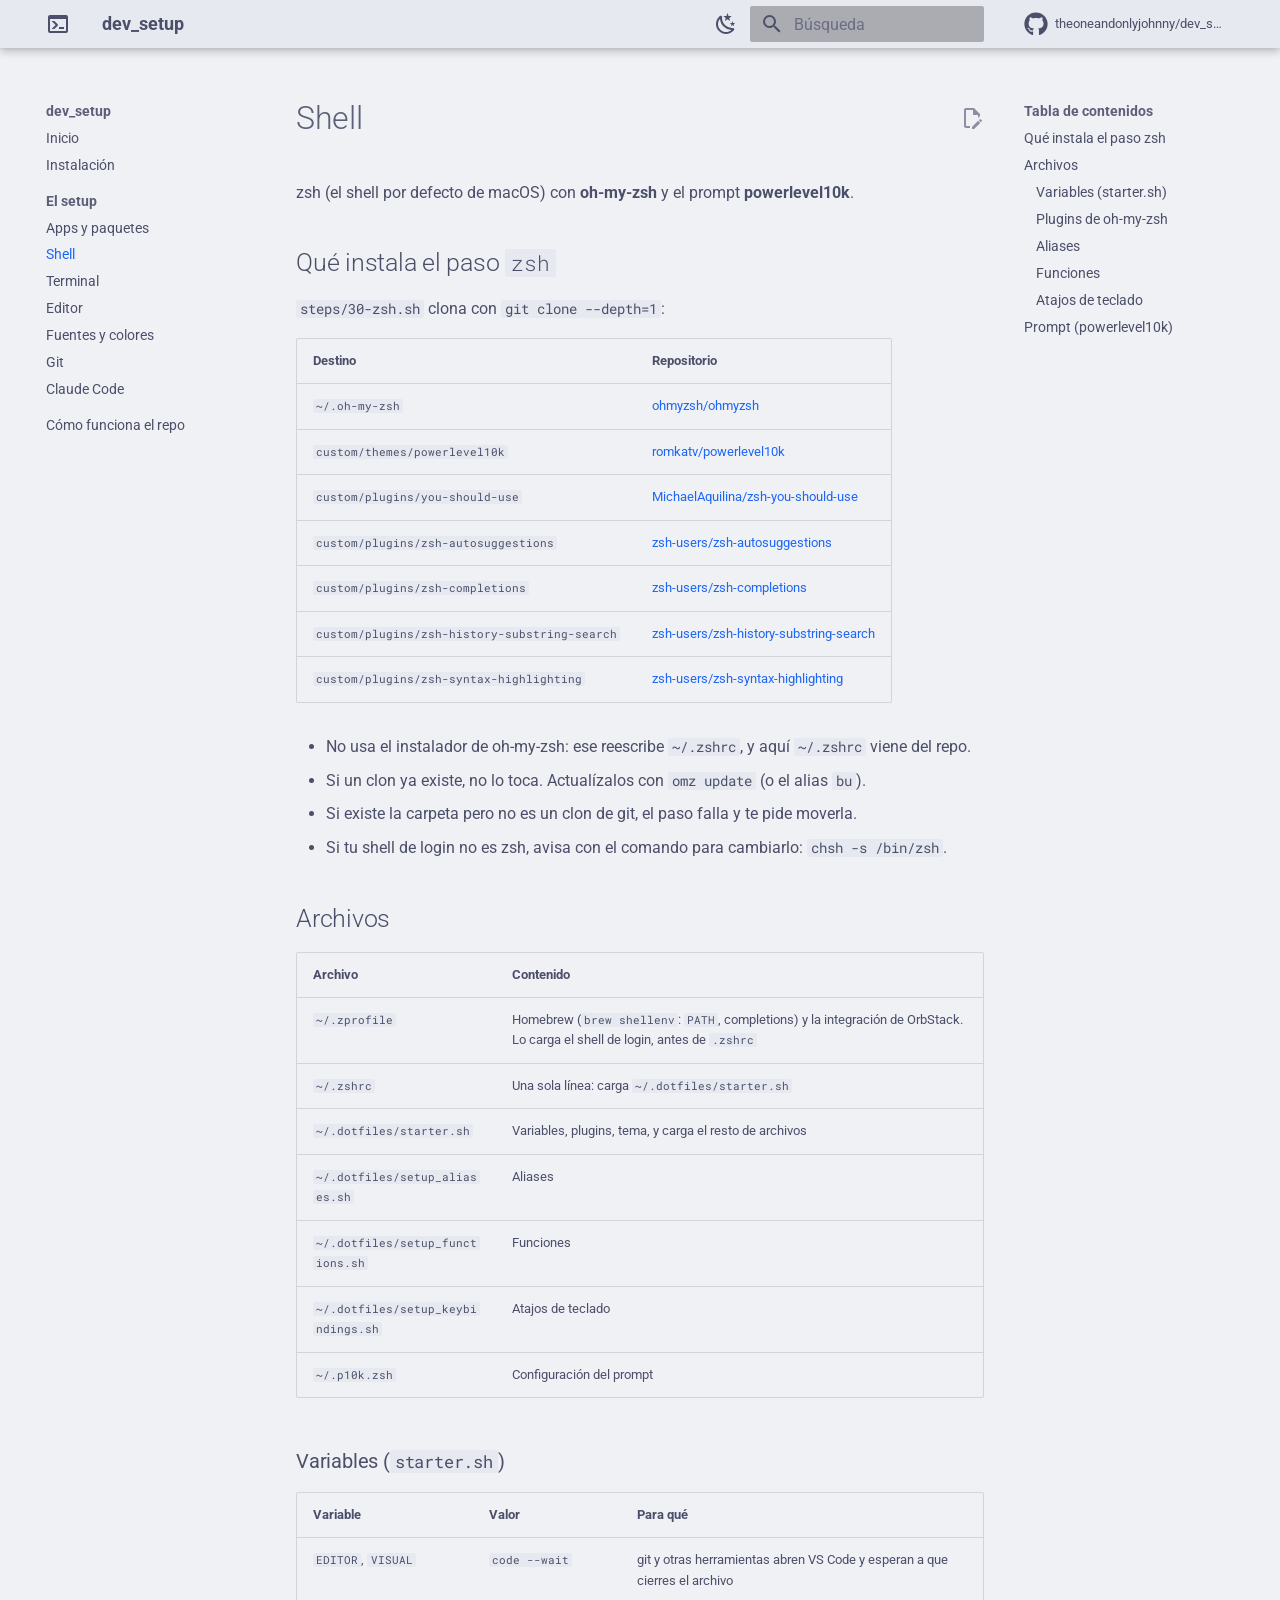
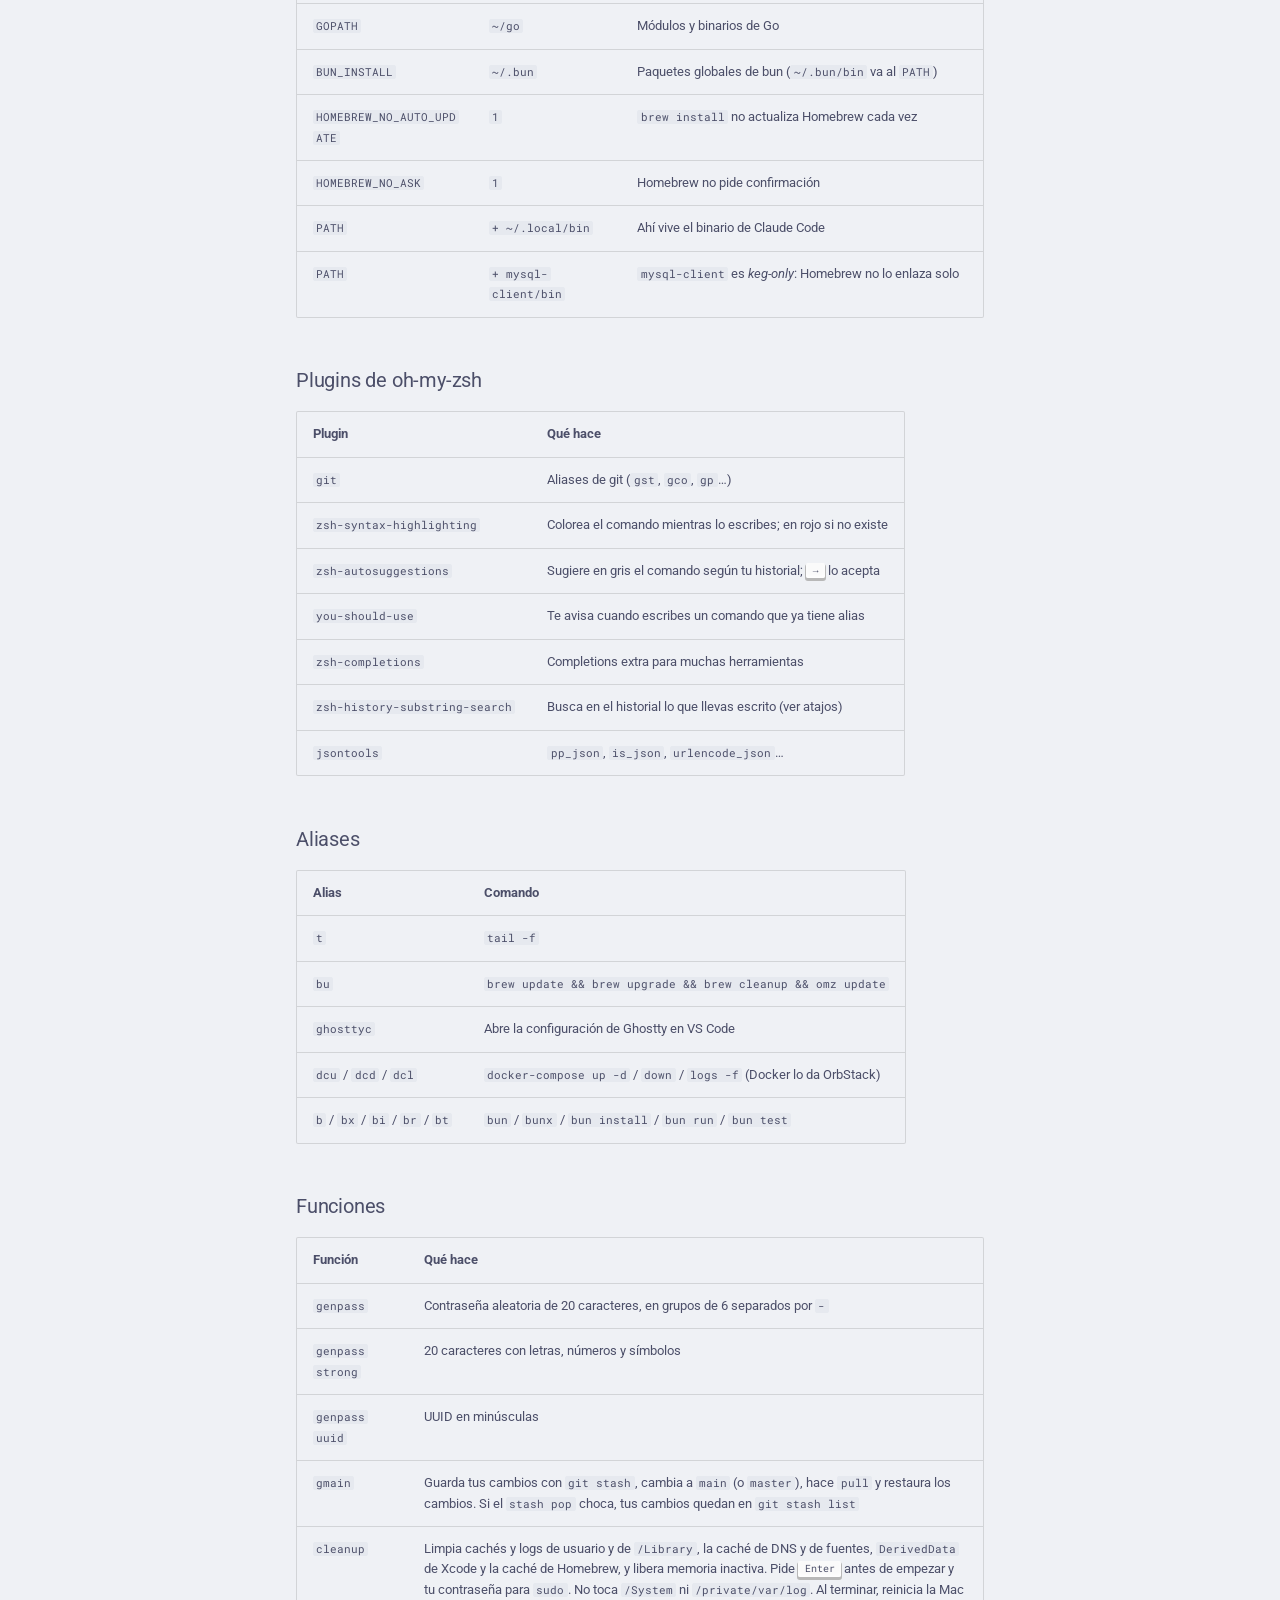
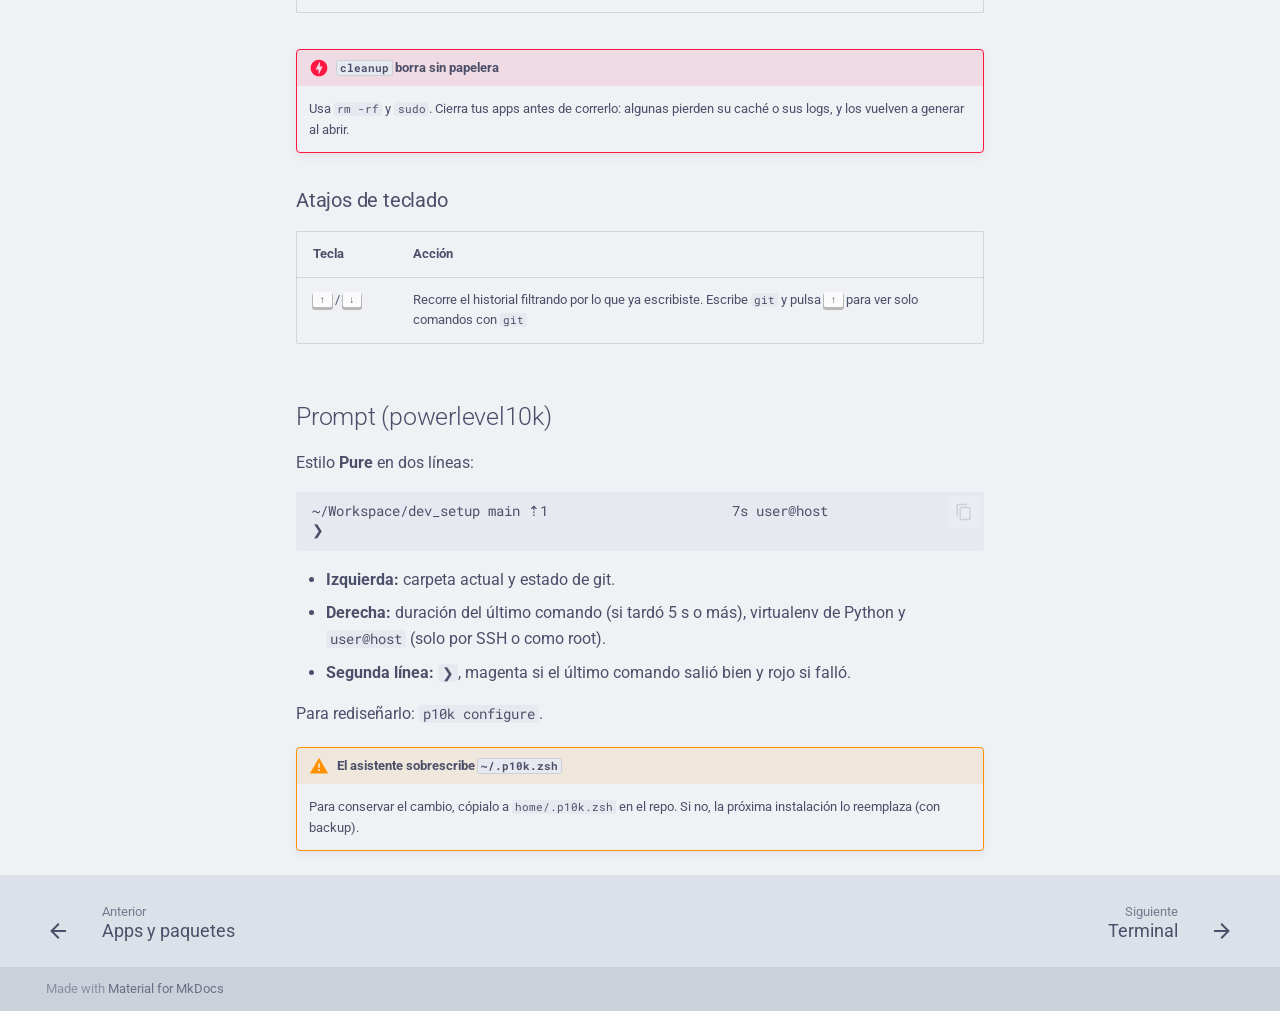
<file: shell/index.html>
<!doctype html>
<html lang="es" class="no-js">
  <head>
    
      <meta charset="utf-8">
      <meta name="viewport" content="width=device-width,initial-scale=1">
      
        <meta name="description" content="Mi entorno de desarrollo para macOS (Apple Silicon), documentado y reproducible con un solo script.">
      
      
        <meta name="author" content="Juan Guzman">
      
      
        <link rel="canonical" href="https://theoneandonlyjohnny.github.io/dev_setup/shell/">
      
      
        <link rel="prev" href="../apps/">
      
      
        <link rel="next" href="../terminal/">
      
      
        
      
      
      <link rel="icon" href="../assets/images/favicon.png">
      <meta name="generator" content="mkdocs-1.6.1, mkdocs-material-9.7.7">
    
    
      
        <title>Shell - dev_setup</title>
      
    
    
      <link rel="stylesheet" href="../assets/stylesheets/main.ec1eaa64.min.css">
      
        
        <link rel="stylesheet" href="../assets/stylesheets/palette.ab4e12ef.min.css">
      
      


    
    
      
    
    
      
        
        
        <link rel="preconnect" href="https://fonts.gstatic.com" crossorigin>
        <link rel="stylesheet" href="https://fonts.googleapis.com/css?family=Roboto:300,300i,400,400i,700,700i%7CRoboto+Mono:400,400i,700,700i&display=fallback">
        <style>:root{--md-text-font:"Roboto";--md-code-font:"Roboto Mono"}</style>
      
    
    
      <link rel="stylesheet" href="../stylesheets/catppuccin.css">
    
    <script>__md_scope=new URL("..",location),__md_hash=e=>[...e].reduce(((e,_)=>(e<<5)-e+_.charCodeAt(0)),0),__md_get=(e,_=localStorage,t=__md_scope)=>JSON.parse(_.getItem(t.pathname+"."+e)),__md_set=(e,_,t=localStorage,a=__md_scope)=>{try{t.setItem(a.pathname+"."+e,JSON.stringify(_))}catch(e){}}</script>
    
      

    
    
  </head>
  
  
    
    
      
    
    
    
    
    <body dir="ltr" data-md-color-scheme="default" data-md-color-primary="custom" data-md-color-accent="custom">
  
    
    <input class="md-toggle" data-md-toggle="drawer" type="checkbox" id="__drawer" autocomplete="off">
    <input class="md-toggle" data-md-toggle="search" type="checkbox" id="__search" autocomplete="off">
    <label class="md-overlay" for="__drawer"></label>
    <div data-md-component="skip">
      
        
        <a href="#shell" class="md-skip">
          Saltar a contenido
        </a>
      
    </div>
    <div data-md-component="announce">
      
    </div>
    
    
      

  

<header class="md-header md-header--shadow" data-md-component="header">
  <nav class="md-header__inner md-grid" aria-label="Cabecera">
    <a href=".." title="dev_setup" class="md-header__button md-logo" aria-label="dev_setup" data-md-component="logo">
      
  
  <svg xmlns="http://www.w3.org/2000/svg" viewBox="0 0 24 24"><path d="M20 19V7H4v12zm0-16a2 2 0 0 1 2 2v14a2 2 0 0 1-2 2H4a2 2 0 0 1-2-2V5a2 2 0 0 1 2-2zm-7 14v-2h5v2zm-3.42-4L5.57 9H8.4l3.3 3.3c.39.39.39 1.03 0 1.42L8.42 17H5.59z"/></svg>

    </a>
    <label class="md-header__button md-icon" for="__drawer">
      
      <svg xmlns="http://www.w3.org/2000/svg" viewBox="0 0 24 24"><path d="M3 6h18v2H3zm0 5h18v2H3zm0 5h18v2H3z"/></svg>
    </label>
    <div class="md-header__title" data-md-component="header-title">
      <div class="md-header__ellipsis">
        <div class="md-header__topic">
          <span class="md-ellipsis">
            dev_setup
          </span>
        </div>
        <div class="md-header__topic" data-md-component="header-topic">
          <span class="md-ellipsis">
            
              Shell
            
          </span>
        </div>
      </div>
    </div>
    
      
        <form class="md-header__option" data-md-component="palette">
  
    
    
    
    <input class="md-option" data-md-color-media="(prefers-color-scheme: light)" data-md-color-scheme="default" data-md-color-primary="custom" data-md-color-accent="custom"  aria-label="Cambiar a modo oscuro"  type="radio" name="__palette" id="__palette_0">
    
      <label class="md-header__button md-icon" title="Cambiar a modo oscuro" for="__palette_1" hidden>
        <svg xmlns="http://www.w3.org/2000/svg" viewBox="0 0 24 24"><path d="m17.75 4.09-2.53 1.94.91 3.06-2.63-1.81-2.63 1.81.91-3.06-2.53-1.94L12.44 4l1.06-3 1.06 3zm3.5 6.91-1.64 1.25.59 1.98-1.7-1.17-1.7 1.17.59-1.98L15.75 11l2.06-.05L18.5 9l.69 1.95zm-2.28 4.95c.83-.08 1.72 1.1 1.19 1.85-.32.45-.66.87-1.08 1.27C15.17 23 8.84 23 4.94 19.07c-3.91-3.9-3.91-10.24 0-14.14.4-.4.82-.76 1.27-1.08.75-.53 1.93.36 1.85 1.19-.27 2.86.69 5.83 2.89 8.02a9.96 9.96 0 0 0 8.02 2.89m-1.64 2.02a12.08 12.08 0 0 1-7.8-3.47c-2.17-2.19-3.33-5-3.49-7.82-2.81 3.14-2.7 7.96.31 10.98 3.02 3.01 7.84 3.12 10.98.31"/></svg>
      </label>
    
  
    
    
    
    <input class="md-option" data-md-color-media="(prefers-color-scheme: dark)" data-md-color-scheme="slate" data-md-color-primary="custom" data-md-color-accent="custom"  aria-label="Cambiar a modo claro"  type="radio" name="__palette" id="__palette_1">
    
      <label class="md-header__button md-icon" title="Cambiar a modo claro" for="__palette_0" hidden>
        <svg xmlns="http://www.w3.org/2000/svg" viewBox="0 0 24 24"><path d="M12 7a5 5 0 0 1 5 5 5 5 0 0 1-5 5 5 5 0 0 1-5-5 5 5 0 0 1 5-5m0 2a3 3 0 0 0-3 3 3 3 0 0 0 3 3 3 3 0 0 0 3-3 3 3 0 0 0-3-3m0-7 2.39 3.42C13.65 5.15 12.84 5 12 5s-1.65.15-2.39.42zM3.34 7l4.16-.35A7.2 7.2 0 0 0 5.94 8.5c-.44.74-.69 1.5-.83 2.29zm.02 10 1.76-3.77a7.131 7.131 0 0 0 2.38 4.14zM20.65 7l-1.77 3.79a7.02 7.02 0 0 0-2.38-4.15zm-.01 10-4.14.36c.59-.51 1.12-1.14 1.54-1.86.42-.73.69-1.5.83-2.29zM12 22l-2.41-3.44c.74.27 1.55.44 2.41.44.82 0 1.63-.17 2.37-.44z"/></svg>
      </label>
    
  
</form>
      
    
    
      <script>var palette=__md_get("__palette");if(palette&&palette.color){if("(prefers-color-scheme)"===palette.color.media){var media=matchMedia("(prefers-color-scheme: light)"),input=document.querySelector(media.matches?"[data-md-color-media='(prefers-color-scheme: light)']":"[data-md-color-media='(prefers-color-scheme: dark)']");palette.color.media=input.getAttribute("data-md-color-media"),palette.color.scheme=input.getAttribute("data-md-color-scheme"),palette.color.primary=input.getAttribute("data-md-color-primary"),palette.color.accent=input.getAttribute("data-md-color-accent")}for(var[key,value]of Object.entries(palette.color))document.body.setAttribute("data-md-color-"+key,value)}</script>
    
    
    
      
      
        <label class="md-header__button md-icon" for="__search">
          
          <svg xmlns="http://www.w3.org/2000/svg" viewBox="0 0 24 24"><path d="M9.5 3A6.5 6.5 0 0 1 16 9.5c0 1.61-.59 3.09-1.56 4.23l.27.27h.79l5 5-1.5 1.5-5-5v-.79l-.27-.27A6.52 6.52 0 0 1 9.5 16 6.5 6.5 0 0 1 3 9.5 6.5 6.5 0 0 1 9.5 3m0 2C7 5 5 7 5 9.5S7 14 9.5 14 14 12 14 9.5 12 5 9.5 5"/></svg>
        </label>
        <div class="md-search" data-md-component="search" role="dialog">
  <label class="md-search__overlay" for="__search"></label>
  <div class="md-search__inner" role="search">
    <form class="md-search__form" name="search">
      <input type="text" class="md-search__input" name="query" aria-label="Búsqueda" placeholder="Búsqueda" autocapitalize="off" autocorrect="off" autocomplete="off" spellcheck="false" data-md-component="search-query" required>
      <label class="md-search__icon md-icon" for="__search">
        
        <svg xmlns="http://www.w3.org/2000/svg" viewBox="0 0 24 24"><path d="M9.5 3A6.5 6.5 0 0 1 16 9.5c0 1.61-.59 3.09-1.56 4.23l.27.27h.79l5 5-1.5 1.5-5-5v-.79l-.27-.27A6.52 6.52 0 0 1 9.5 16 6.5 6.5 0 0 1 3 9.5 6.5 6.5 0 0 1 9.5 3m0 2C7 5 5 7 5 9.5S7 14 9.5 14 14 12 14 9.5 12 5 9.5 5"/></svg>
        
        <svg xmlns="http://www.w3.org/2000/svg" viewBox="0 0 24 24"><path d="M20 11v2H8l5.5 5.5-1.42 1.42L4.16 12l7.92-7.92L13.5 5.5 8 11z"/></svg>
      </label>
      <nav class="md-search__options" aria-label="Buscar">
        
        <button type="reset" class="md-search__icon md-icon" title="Limpiar" aria-label="Limpiar" tabindex="-1">
          
          <svg xmlns="http://www.w3.org/2000/svg" viewBox="0 0 24 24"><path d="M19 6.41 17.59 5 12 10.59 6.41 5 5 6.41 10.59 12 5 17.59 6.41 19 12 13.41 17.59 19 19 17.59 13.41 12z"/></svg>
        </button>
      </nav>
      
        <div class="md-search__suggest" data-md-component="search-suggest"></div>
      
    </form>
    <div class="md-search__output">
      <div class="md-search__scrollwrap" tabindex="0" data-md-scrollfix>
        <div class="md-search-result" data-md-component="search-result">
          <div class="md-search-result__meta">
            Inicializando búsqueda
          </div>
          <ol class="md-search-result__list" role="presentation"></ol>
        </div>
      </div>
    </div>
  </div>
</div>
      
    
    
      <div class="md-header__source">
        <a href="https://github.com/theoneandonlyjohnny/dev_setup" title="Ir al repositorio" class="md-source" data-md-component="source">
  <div class="md-source__icon md-icon">
    
    <svg xmlns="http://www.w3.org/2000/svg" viewBox="0 0 512 512"><!--! Font Awesome Free 7.1.0 by @fontawesome - https://fontawesome.com License - https://fontawesome.com/license/free (Icons: CC BY 4.0, Fonts: SIL OFL 1.1, Code: MIT License) Copyright 2025 Fonticons, Inc.--><path d="M173.9 397.4c0 2-2.3 3.6-5.2 3.6-3.3.3-5.6-1.3-5.6-3.6 0-2 2.3-3.6 5.2-3.6 3-.3 5.6 1.3 5.6 3.6m-31.1-4.5c-.7 2 1.3 4.3 4.3 4.9 2.6 1 5.6 0 6.2-2s-1.3-4.3-4.3-5.2c-2.6-.7-5.5.3-6.2 2.3m44.2-1.7c-2.9.7-4.9 2.6-4.6 4.9.3 2 2.9 3.3 5.9 2.6 2.9-.7 4.9-2.6 4.6-4.6-.3-1.9-3-3.2-5.9-2.9M252.8 8C114.1 8 8 113.3 8 252c0 110.9 69.8 205.8 169.5 239.2 12.8 2.3 17.3-5.6 17.3-12.1 0-6.2-.3-40.4-.3-61.4 0 0-70 15-84.7-29.8 0 0-11.4-29.1-27.8-36.6 0 0-22.9-15.7 1.6-15.4 0 0 24.9 2 38.6 25.8 21.9 38.6 58.6 27.5 72.9 20.9 2.3-16 8.8-27.1 16-33.7-55.9-6.2-112.3-14.3-112.3-110.5 0-27.5 7.6-41.3 23.6-58.9-2.6-6.5-11.1-33.3 2.6-67.9 20.9-6.5 69 27 69 27 20-5.6 41.5-8.5 62.8-8.5s42.8 2.9 62.8 8.5c0 0 48.1-33.6 69-27 13.7 34.7 5.2 61.4 2.6 67.9 16 17.7 25.8 31.5 25.8 58.9 0 96.5-58.9 104.2-114.8 110.5 9.2 7.9 17 22.9 17 46.4 0 33.7-.3 75.4-.3 83.6 0 6.5 4.6 14.4 17.3 12.1C436.2 457.8 504 362.9 504 252 504 113.3 391.5 8 252.8 8M105.2 352.9c-1.3 1-1 3.3.7 5.2 1.6 1.6 3.9 2.3 5.2 1 1.3-1 1-3.3-.7-5.2-1.6-1.6-3.9-2.3-5.2-1m-10.8-8.1c-.7 1.3.3 2.9 2.3 3.9 1.6 1 3.6.7 4.3-.7.7-1.3-.3-2.9-2.3-3.9-2-.6-3.6-.3-4.3.7m32.4 35.6c-1.6 1.3-1 4.3 1.3 6.2 2.3 2.3 5.2 2.6 6.5 1 1.3-1.3.7-4.3-1.3-6.2-2.2-2.3-5.2-2.6-6.5-1m-11.4-14.7c-1.6 1-1.6 3.6 0 5.9s4.3 3.3 5.6 2.3c1.6-1.3 1.6-3.9 0-6.2-1.4-2.3-4-3.3-5.6-2"/></svg>
  </div>
  <div class="md-source__repository">
    theoneandonlyjohnny/dev_setup
  </div>
</a>
      </div>
    
  </nav>
  
</header>
    
    <div class="md-container" data-md-component="container">
      
      
        
          
        
      
      <main class="md-main" data-md-component="main">
        <div class="md-main__inner md-grid">
          
            
              
              <div class="md-sidebar md-sidebar--primary" data-md-component="sidebar" data-md-type="navigation" >
                <div class="md-sidebar__scrollwrap">
                  <div class="md-sidebar__inner">
                    



<nav class="md-nav md-nav--primary" aria-label="Navegación" data-md-level="0">
  <label class="md-nav__title" for="__drawer">
    <a href=".." title="dev_setup" class="md-nav__button md-logo" aria-label="dev_setup" data-md-component="logo">
      
  
  <svg xmlns="http://www.w3.org/2000/svg" viewBox="0 0 24 24"><path d="M20 19V7H4v12zm0-16a2 2 0 0 1 2 2v14a2 2 0 0 1-2 2H4a2 2 0 0 1-2-2V5a2 2 0 0 1 2-2zm-7 14v-2h5v2zm-3.42-4L5.57 9H8.4l3.3 3.3c.39.39.39 1.03 0 1.42L8.42 17H5.59z"/></svg>

    </a>
    dev_setup
  </label>
  
    <div class="md-nav__source">
      <a href="https://github.com/theoneandonlyjohnny/dev_setup" title="Ir al repositorio" class="md-source" data-md-component="source">
  <div class="md-source__icon md-icon">
    
    <svg xmlns="http://www.w3.org/2000/svg" viewBox="0 0 512 512"><!--! Font Awesome Free 7.1.0 by @fontawesome - https://fontawesome.com License - https://fontawesome.com/license/free (Icons: CC BY 4.0, Fonts: SIL OFL 1.1, Code: MIT License) Copyright 2025 Fonticons, Inc.--><path d="M173.9 397.4c0 2-2.3 3.6-5.2 3.6-3.3.3-5.6-1.3-5.6-3.6 0-2 2.3-3.6 5.2-3.6 3-.3 5.6 1.3 5.6 3.6m-31.1-4.5c-.7 2 1.3 4.3 4.3 4.9 2.6 1 5.6 0 6.2-2s-1.3-4.3-4.3-5.2c-2.6-.7-5.5.3-6.2 2.3m44.2-1.7c-2.9.7-4.9 2.6-4.6 4.9.3 2 2.9 3.3 5.9 2.6 2.9-.7 4.9-2.6 4.6-4.6-.3-1.9-3-3.2-5.9-2.9M252.8 8C114.1 8 8 113.3 8 252c0 110.9 69.8 205.8 169.5 239.2 12.8 2.3 17.3-5.6 17.3-12.1 0-6.2-.3-40.4-.3-61.4 0 0-70 15-84.7-29.8 0 0-11.4-29.1-27.8-36.6 0 0-22.9-15.7 1.6-15.4 0 0 24.9 2 38.6 25.8 21.9 38.6 58.6 27.5 72.9 20.9 2.3-16 8.8-27.1 16-33.7-55.9-6.2-112.3-14.3-112.3-110.5 0-27.5 7.6-41.3 23.6-58.9-2.6-6.5-11.1-33.3 2.6-67.9 20.9-6.5 69 27 69 27 20-5.6 41.5-8.5 62.8-8.5s42.8 2.9 62.8 8.5c0 0 48.1-33.6 69-27 13.7 34.7 5.2 61.4 2.6 67.9 16 17.7 25.8 31.5 25.8 58.9 0 96.5-58.9 104.2-114.8 110.5 9.2 7.9 17 22.9 17 46.4 0 33.7-.3 75.4-.3 83.6 0 6.5 4.6 14.4 17.3 12.1C436.2 457.8 504 362.9 504 252 504 113.3 391.5 8 252.8 8M105.2 352.9c-1.3 1-1 3.3.7 5.2 1.6 1.6 3.9 2.3 5.2 1 1.3-1 1-3.3-.7-5.2-1.6-1.6-3.9-2.3-5.2-1m-10.8-8.1c-.7 1.3.3 2.9 2.3 3.9 1.6 1 3.6.7 4.3-.7.7-1.3-.3-2.9-2.3-3.9-2-.6-3.6-.3-4.3.7m32.4 35.6c-1.6 1.3-1 4.3 1.3 6.2 2.3 2.3 5.2 2.6 6.5 1 1.3-1.3.7-4.3-1.3-6.2-2.2-2.3-5.2-2.6-6.5-1m-11.4-14.7c-1.6 1-1.6 3.6 0 5.9s4.3 3.3 5.6 2.3c1.6-1.3 1.6-3.9 0-6.2-1.4-2.3-4-3.3-5.6-2"/></svg>
  </div>
  <div class="md-source__repository">
    theoneandonlyjohnny/dev_setup
  </div>
</a>
    </div>
  
  <ul class="md-nav__list" data-md-scrollfix>
    
      
      
  
  
  
  
    <li class="md-nav__item">
      <a href=".." class="md-nav__link">
        
  
  
  <span class="md-ellipsis">
    
  
    Inicio
  

    
  </span>
  
  

      </a>
    </li>
  

    
      
      
  
  
  
  
    <li class="md-nav__item">
      <a href="../install/" class="md-nav__link">
        
  
  
  <span class="md-ellipsis">
    
  
    Instalación
  

    
  </span>
  
  

      </a>
    </li>
  

    
      
      
  
  
    
  
  
  
    
    
    
    
      
        
        
      
    
    
    <li class="md-nav__item md-nav__item--active md-nav__item--section md-nav__item--nested">
      
        
        
        <input class="md-nav__toggle md-toggle " type="checkbox" id="__nav_3" checked>
        
          
          <label class="md-nav__link" for="__nav_3" id="__nav_3_label" tabindex="">
            
  
  
  <span class="md-ellipsis">
    
  
    El setup
  

    
  </span>
  
  

            <span class="md-nav__icon md-icon"></span>
          </label>
        
        <nav class="md-nav" data-md-level="1" aria-labelledby="__nav_3_label" aria-expanded="true">
          <label class="md-nav__title" for="__nav_3">
            <span class="md-nav__icon md-icon"></span>
            
  
    El setup
  

          </label>
          <ul class="md-nav__list" data-md-scrollfix>
            
              
                
  
  
  
  
    <li class="md-nav__item">
      <a href="../apps/" class="md-nav__link">
        
  
  
  <span class="md-ellipsis">
    
  
    Apps y paquetes
  

    
  </span>
  
  

      </a>
    </li>
  

              
            
              
                
  
  
    
  
  
  
    <li class="md-nav__item md-nav__item--active">
      
      <input class="md-nav__toggle md-toggle" type="checkbox" id="__toc">
      
      
        
      
      
        <label class="md-nav__link md-nav__link--active" for="__toc">
          
  
  
  <span class="md-ellipsis">
    
  
    Shell
  

    
  </span>
  
  

          <span class="md-nav__icon md-icon"></span>
        </label>
      
      <a href="./" class="md-nav__link md-nav__link--active">
        
  
  
  <span class="md-ellipsis">
    
  
    Shell
  

    
  </span>
  
  

      </a>
      
        

<nav class="md-nav md-nav--secondary" aria-label="Tabla de contenidos">
  
  
  
    
  
  
    <label class="md-nav__title" for="__toc">
      <span class="md-nav__icon md-icon"></span>
      Tabla de contenidos
    </label>
    <ul class="md-nav__list" data-md-component="toc" data-md-scrollfix>
      
        <li class="md-nav__item">
  <a href="#que-instala-el-paso-zsh" class="md-nav__link">
    <span class="md-ellipsis">
      
        Qué instala el paso zsh
      
    </span>
  </a>
  
</li>
      
        <li class="md-nav__item">
  <a href="#archivos" class="md-nav__link">
    <span class="md-ellipsis">
      
        Archivos
      
    </span>
  </a>
  
    <nav class="md-nav" aria-label="Archivos">
      <ul class="md-nav__list">
        
          <li class="md-nav__item">
  <a href="#variables-startersh" class="md-nav__link">
    <span class="md-ellipsis">
      
        Variables (starter.sh)
      
    </span>
  </a>
  
</li>
        
          <li class="md-nav__item">
  <a href="#plugins-de-oh-my-zsh" class="md-nav__link">
    <span class="md-ellipsis">
      
        Plugins de oh-my-zsh
      
    </span>
  </a>
  
</li>
        
          <li class="md-nav__item">
  <a href="#aliases" class="md-nav__link">
    <span class="md-ellipsis">
      
        Aliases
      
    </span>
  </a>
  
</li>
        
          <li class="md-nav__item">
  <a href="#funciones" class="md-nav__link">
    <span class="md-ellipsis">
      
        Funciones
      
    </span>
  </a>
  
</li>
        
          <li class="md-nav__item">
  <a href="#atajos-de-teclado" class="md-nav__link">
    <span class="md-ellipsis">
      
        Atajos de teclado
      
    </span>
  </a>
  
</li>
        
      </ul>
    </nav>
  
</li>
      
        <li class="md-nav__item">
  <a href="#prompt-powerlevel10k" class="md-nav__link">
    <span class="md-ellipsis">
      
        Prompt (powerlevel10k)
      
    </span>
  </a>
  
</li>
      
    </ul>
  
</nav>
      
    </li>
  

              
            
              
                
  
  
  
  
    <li class="md-nav__item">
      <a href="../terminal/" class="md-nav__link">
        
  
  
  <span class="md-ellipsis">
    
  
    Terminal
  

    
  </span>
  
  

      </a>
    </li>
  

              
            
              
                
  
  
  
  
    <li class="md-nav__item">
      <a href="../editor/" class="md-nav__link">
        
  
  
  <span class="md-ellipsis">
    
  
    Editor
  

    
  </span>
  
  

      </a>
    </li>
  

              
            
              
                
  
  
  
  
    <li class="md-nav__item">
      <a href="../fonts-and-colors/" class="md-nav__link">
        
  
  
  <span class="md-ellipsis">
    
  
    Fuentes y colores
  

    
  </span>
  
  

      </a>
    </li>
  

              
            
              
                
  
  
  
  
    <li class="md-nav__item">
      <a href="../git/" class="md-nav__link">
        
  
  
  <span class="md-ellipsis">
    
  
    Git
  

    
  </span>
  
  

      </a>
    </li>
  

              
            
              
                
  
  
  
  
    <li class="md-nav__item">
      <a href="../claude-code/" class="md-nav__link">
        
  
  
  <span class="md-ellipsis">
    
  
    Claude Code
  

    
  </span>
  
  

      </a>
    </li>
  

              
            
          </ul>
        </nav>
      
    </li>
  

    
      
      
  
  
  
  
    <li class="md-nav__item">
      <a href="../repository/" class="md-nav__link">
        
  
  
  <span class="md-ellipsis">
    
  
    Cómo funciona el repo
  

    
  </span>
  
  

      </a>
    </li>
  

    
  </ul>
</nav>
                  </div>
                </div>
              </div>
            
            
              
              <div class="md-sidebar md-sidebar--secondary" data-md-component="sidebar" data-md-type="toc" >
                <div class="md-sidebar__scrollwrap">
                  <div class="md-sidebar__inner">
                    

<nav class="md-nav md-nav--secondary" aria-label="Tabla de contenidos">
  
  
  
    
  
  
    <label class="md-nav__title" for="__toc">
      <span class="md-nav__icon md-icon"></span>
      Tabla de contenidos
    </label>
    <ul class="md-nav__list" data-md-component="toc" data-md-scrollfix>
      
        <li class="md-nav__item">
  <a href="#que-instala-el-paso-zsh" class="md-nav__link">
    <span class="md-ellipsis">
      
        Qué instala el paso zsh
      
    </span>
  </a>
  
</li>
      
        <li class="md-nav__item">
  <a href="#archivos" class="md-nav__link">
    <span class="md-ellipsis">
      
        Archivos
      
    </span>
  </a>
  
    <nav class="md-nav" aria-label="Archivos">
      <ul class="md-nav__list">
        
          <li class="md-nav__item">
  <a href="#variables-startersh" class="md-nav__link">
    <span class="md-ellipsis">
      
        Variables (starter.sh)
      
    </span>
  </a>
  
</li>
        
          <li class="md-nav__item">
  <a href="#plugins-de-oh-my-zsh" class="md-nav__link">
    <span class="md-ellipsis">
      
        Plugins de oh-my-zsh
      
    </span>
  </a>
  
</li>
        
          <li class="md-nav__item">
  <a href="#aliases" class="md-nav__link">
    <span class="md-ellipsis">
      
        Aliases
      
    </span>
  </a>
  
</li>
        
          <li class="md-nav__item">
  <a href="#funciones" class="md-nav__link">
    <span class="md-ellipsis">
      
        Funciones
      
    </span>
  </a>
  
</li>
        
          <li class="md-nav__item">
  <a href="#atajos-de-teclado" class="md-nav__link">
    <span class="md-ellipsis">
      
        Atajos de teclado
      
    </span>
  </a>
  
</li>
        
      </ul>
    </nav>
  
</li>
      
        <li class="md-nav__item">
  <a href="#prompt-powerlevel10k" class="md-nav__link">
    <span class="md-ellipsis">
      
        Prompt (powerlevel10k)
      
    </span>
  </a>
  
</li>
      
    </ul>
  
</nav>
                  </div>
                </div>
              </div>
            
          
          
            <div class="md-content" data-md-component="content">
              
              <article class="md-content__inner md-typeset">
                
                  


  
    <a href="https://github.com/theoneandonlyjohnny/dev_setup/edit/main/docs/shell.md" title="Editar esta página" class="md-content__button md-icon" rel="edit">
      
      <svg xmlns="http://www.w3.org/2000/svg" viewBox="0 0 24 24"><path d="M10 20H6V4h7v5h5v3.1l2-2V8l-6-6H6c-1.1 0-2 .9-2 2v16c0 1.1.9 2 2 2h4zm10.2-7c.1 0 .3.1.4.2l1.3 1.3c.2.2.2.6 0 .8l-1 1-2.1-2.1 1-1c.1-.1.2-.2.4-.2m0 3.9L14.1 23H12v-2.1l6.1-6.1z"/></svg>
    </a>
  
  


<h1 id="shell">Shell<a class="headerlink" href="#shell" title="Permanent link">&para;</a></h1>
<p>zsh (el shell por defecto de macOS) con <strong>oh-my-zsh</strong> y el prompt <strong>powerlevel10k</strong>.</p>
<h2 id="que-instala-el-paso-zsh">Qué instala el paso <code>zsh</code><a class="headerlink" href="#que-instala-el-paso-zsh" title="Permanent link">&para;</a></h2>
<p><code>steps/30-zsh.sh</code> clona con <code>git clone --depth=1</code>:</p>
<table>
<thead>
<tr>
<th>Destino</th>
<th>Repositorio</th>
</tr>
</thead>
<tbody>
<tr>
<td><code>~/.oh-my-zsh</code></td>
<td><a href="https://github.com/ohmyzsh/ohmyzsh">ohmyzsh/ohmyzsh</a></td>
</tr>
<tr>
<td><code>custom/themes/powerlevel10k</code></td>
<td><a href="https://github.com/romkatv/powerlevel10k">romkatv/powerlevel10k</a></td>
</tr>
<tr>
<td><code>custom/plugins/you-should-use</code></td>
<td><a href="https://github.com/MichaelAquilina/zsh-you-should-use">MichaelAquilina/zsh-you-should-use</a></td>
</tr>
<tr>
<td><code>custom/plugins/zsh-autosuggestions</code></td>
<td><a href="https://github.com/zsh-users/zsh-autosuggestions">zsh-users/zsh-autosuggestions</a></td>
</tr>
<tr>
<td><code>custom/plugins/zsh-completions</code></td>
<td><a href="https://github.com/zsh-users/zsh-completions">zsh-users/zsh-completions</a></td>
</tr>
<tr>
<td><code>custom/plugins/zsh-history-substring-search</code></td>
<td><a href="https://github.com/zsh-users/zsh-history-substring-search">zsh-users/zsh-history-substring-search</a></td>
</tr>
<tr>
<td><code>custom/plugins/zsh-syntax-highlighting</code></td>
<td><a href="https://github.com/zsh-users/zsh-syntax-highlighting">zsh-users/zsh-syntax-highlighting</a></td>
</tr>
</tbody>
</table>
<ul>
<li>No usa el instalador de oh-my-zsh: ese reescribe <code>~/.zshrc</code>, y aquí <code>~/.zshrc</code> viene del repo.</li>
<li>Si un clon ya existe, no lo toca. Actualízalos con <code>omz update</code> (o el alias <code>bu</code>).</li>
<li>Si existe la carpeta pero no es un clon de git, el paso falla y te pide moverla.</li>
<li>Si tu shell de login no es zsh, avisa con el comando para cambiarlo: <code>chsh -s /bin/zsh</code>.</li>
</ul>
<h2 id="archivos">Archivos<a class="headerlink" href="#archivos" title="Permanent link">&para;</a></h2>
<table>
<thead>
<tr>
<th>Archivo</th>
<th>Contenido</th>
</tr>
</thead>
<tbody>
<tr>
<td><code>~/.zprofile</code></td>
<td>Homebrew (<code>brew shellenv</code>: <code>PATH</code>, completions) y la integración de OrbStack. Lo carga el shell de login, antes de <code>.zshrc</code></td>
</tr>
<tr>
<td><code>~/.zshrc</code></td>
<td>Una sola línea: carga <code>~/.dotfiles/starter.sh</code></td>
</tr>
<tr>
<td><code>~/.dotfiles/starter.sh</code></td>
<td>Variables, plugins, tema, y carga el resto de archivos</td>
</tr>
<tr>
<td><code>~/.dotfiles/setup_aliases.sh</code></td>
<td>Aliases</td>
</tr>
<tr>
<td><code>~/.dotfiles/setup_functions.sh</code></td>
<td>Funciones</td>
</tr>
<tr>
<td><code>~/.dotfiles/setup_keybindings.sh</code></td>
<td>Atajos de teclado</td>
</tr>
<tr>
<td><code>~/.p10k.zsh</code></td>
<td>Configuración del prompt</td>
</tr>
</tbody>
</table>
<h3 id="variables-startersh">Variables (<code>starter.sh</code>)<a class="headerlink" href="#variables-startersh" title="Permanent link">&para;</a></h3>
<table>
<thead>
<tr>
<th>Variable</th>
<th>Valor</th>
<th>Para qué</th>
</tr>
</thead>
<tbody>
<tr>
<td><code>EDITOR</code>, <code>VISUAL</code></td>
<td><code>code --wait</code></td>
<td>git y otras herramientas abren VS Code y esperan a que cierres el archivo</td>
</tr>
<tr>
<td><code>GOPATH</code></td>
<td><code>~/go</code></td>
<td>Módulos y binarios de Go</td>
</tr>
<tr>
<td><code>BUN_INSTALL</code></td>
<td><code>~/.bun</code></td>
<td>Paquetes globales de bun (<code>~/.bun/bin</code> va al <code>PATH</code>)</td>
</tr>
<tr>
<td><code>HOMEBREW_NO_AUTO_UPDATE</code></td>
<td><code>1</code></td>
<td><code>brew install</code> no actualiza Homebrew cada vez</td>
</tr>
<tr>
<td><code>HOMEBREW_NO_ASK</code></td>
<td><code>1</code></td>
<td>Homebrew no pide confirmación</td>
</tr>
<tr>
<td><code>PATH</code></td>
<td><code>+ ~/.local/bin</code></td>
<td>Ahí vive el binario de Claude Code</td>
</tr>
<tr>
<td><code>PATH</code></td>
<td><code>+ mysql-client/bin</code></td>
<td><code>mysql-client</code> es <em>keg-only</em>: Homebrew no lo enlaza solo</td>
</tr>
</tbody>
</table>
<h3 id="plugins-de-oh-my-zsh">Plugins de oh-my-zsh<a class="headerlink" href="#plugins-de-oh-my-zsh" title="Permanent link">&para;</a></h3>
<table>
<thead>
<tr>
<th>Plugin</th>
<th>Qué hace</th>
</tr>
</thead>
<tbody>
<tr>
<td><code>git</code></td>
<td>Aliases de git (<code>gst</code>, <code>gco</code>, <code>gp</code>…)</td>
</tr>
<tr>
<td><code>zsh-syntax-highlighting</code></td>
<td>Colorea el comando mientras lo escribes; en rojo si no existe</td>
</tr>
<tr>
<td><code>zsh-autosuggestions</code></td>
<td>Sugiere en gris el comando según tu historial; <kbd>→</kbd> lo acepta</td>
</tr>
<tr>
<td><code>you-should-use</code></td>
<td>Te avisa cuando escribes un comando que ya tiene alias</td>
</tr>
<tr>
<td><code>zsh-completions</code></td>
<td>Completions extra para muchas herramientas</td>
</tr>
<tr>
<td><code>zsh-history-substring-search</code></td>
<td>Busca en el historial lo que llevas escrito (ver atajos)</td>
</tr>
<tr>
<td><code>jsontools</code></td>
<td><code>pp_json</code>, <code>is_json</code>, <code>urlencode_json</code>…</td>
</tr>
</tbody>
</table>
<h3 id="aliases">Aliases<a class="headerlink" href="#aliases" title="Permanent link">&para;</a></h3>
<table>
<thead>
<tr>
<th>Alias</th>
<th>Comando</th>
</tr>
</thead>
<tbody>
<tr>
<td><code>t</code></td>
<td><code>tail -f</code></td>
</tr>
<tr>
<td><code>bu</code></td>
<td><code>brew update &amp;&amp; brew upgrade &amp;&amp; brew cleanup &amp;&amp; omz update</code></td>
</tr>
<tr>
<td><code>ghosttyc</code></td>
<td>Abre la configuración de Ghostty en VS Code</td>
</tr>
<tr>
<td><code>dcu</code> / <code>dcd</code> / <code>dcl</code></td>
<td><code>docker-compose up -d</code> / <code>down</code> / <code>logs -f</code> (Docker lo da OrbStack)</td>
</tr>
<tr>
<td><code>b</code> / <code>bx</code> / <code>bi</code> / <code>br</code> / <code>bt</code></td>
<td><code>bun</code> / <code>bunx</code> / <code>bun install</code> / <code>bun run</code> / <code>bun test</code></td>
</tr>
</tbody>
</table>
<h3 id="funciones">Funciones<a class="headerlink" href="#funciones" title="Permanent link">&para;</a></h3>
<table>
<thead>
<tr>
<th>Función</th>
<th>Qué hace</th>
</tr>
</thead>
<tbody>
<tr>
<td><code>genpass</code></td>
<td>Contraseña aleatoria de 20 caracteres, en grupos de 6 separados por <code>-</code></td>
</tr>
<tr>
<td><code>genpass strong</code></td>
<td>20 caracteres con letras, números y símbolos</td>
</tr>
<tr>
<td><code>genpass uuid</code></td>
<td>UUID en minúsculas</td>
</tr>
<tr>
<td><code>gmain</code></td>
<td>Guarda tus cambios con <code>git stash</code>, cambia a <code>main</code> (o <code>master</code>), hace <code>pull</code> y restaura los cambios. Si el <code>stash pop</code> choca, tus cambios quedan en <code>git stash list</code></td>
</tr>
<tr>
<td><code>cleanup</code></td>
<td>Limpia cachés y logs de usuario y de <code>/Library</code>, la caché de DNS y de fuentes, <code>DerivedData</code> de Xcode y la caché de Homebrew, y libera memoria inactiva. Pide <kbd>Enter</kbd> antes de empezar y tu contraseña para <code>sudo</code>. No toca <code>/System</code> ni <code>/private/var/log</code>. Al terminar, reinicia la Mac</td>
</tr>
</tbody>
</table>
<div class="admonition danger">
<p class="admonition-title"><code>cleanup</code> borra sin papelera</p>
<p>Usa <code>rm -rf</code> y <code>sudo</code>. Cierra tus apps antes de correrlo: algunas pierden su caché o sus logs, y los vuelven a generar al abrir.</p>
</div>
<h3 id="atajos-de-teclado">Atajos de teclado<a class="headerlink" href="#atajos-de-teclado" title="Permanent link">&para;</a></h3>
<table>
<thead>
<tr>
<th>Tecla</th>
<th>Acción</th>
</tr>
</thead>
<tbody>
<tr>
<td><kbd>↑</kbd> / <kbd>↓</kbd></td>
<td>Recorre el historial filtrando por lo que ya escribiste. Escribe <code>git</code> y pulsa <kbd>↑</kbd> para ver solo comandos con <code>git</code></td>
</tr>
</tbody>
</table>
<h2 id="prompt-powerlevel10k">Prompt (powerlevel10k)<a class="headerlink" href="#prompt-powerlevel10k" title="Permanent link">&para;</a></h2>
<p>Estilo <strong>Pure</strong> en dos líneas:</p>
<div class="highlight"><pre><span></span><code><a id="__codelineno-0-1" name="__codelineno-0-1" href="#__codelineno-0-1"></a>~/Workspace/dev_setup main ⇡1                       7s user@host
<a id="__codelineno-0-2" name="__codelineno-0-2" href="#__codelineno-0-2"></a>❯
</code></pre></div>
<ul>
<li><strong>Izquierda:</strong> carpeta actual y estado de git.</li>
<li><strong>Derecha:</strong> duración del último comando (si tardó 5 s o más), virtualenv de Python y <code>user@host</code> (solo por SSH o como root).</li>
<li><strong>Segunda línea:</strong> <code>❯</code>, magenta si el último comando salió bien y rojo si falló.</li>
</ul>
<p>Para rediseñarlo: <code>p10k configure</code>.</p>
<div class="admonition warning">
<p class="admonition-title">El asistente sobrescribe <code>~/.p10k.zsh</code></p>
<p>Para conservar el cambio, cópialo a <code>home/.p10k.zsh</code> en el repo. Si no, la próxima instalación lo reemplaza (con backup).</p>
</div>












                
              </article>
            </div>
          
          
<script>var target=document.getElementById(location.hash.slice(1));target&&target.name&&(target.checked=target.name.startsWith("__tabbed_"))</script>
        </div>
        
          <button type="button" class="md-top md-icon" data-md-component="top" hidden>
  
  <svg xmlns="http://www.w3.org/2000/svg" viewBox="0 0 24 24"><path d="M13 20h-2V8l-5.5 5.5-1.42-1.42L12 4.16l7.92 7.92-1.42 1.42L13 8z"/></svg>
  Volver al principio
</button>
        
      </main>
      
        <footer class="md-footer">
  
    
      
      <nav class="md-footer__inner md-grid" aria-label="Pie" >
        
          
          <a href="../apps/" class="md-footer__link md-footer__link--prev" aria-label="Anterior: Apps y paquetes">
            <div class="md-footer__button md-icon">
              
              <svg xmlns="http://www.w3.org/2000/svg" viewBox="0 0 24 24"><path d="M20 11v2H8l5.5 5.5-1.42 1.42L4.16 12l7.92-7.92L13.5 5.5 8 11z"/></svg>
            </div>
            <div class="md-footer__title">
              <span class="md-footer__direction">
                Anterior
              </span>
              <div class="md-ellipsis">
                Apps y paquetes
              </div>
            </div>
          </a>
        
        
          
          <a href="../terminal/" class="md-footer__link md-footer__link--next" aria-label="Siguiente: Terminal">
            <div class="md-footer__title">
              <span class="md-footer__direction">
                Siguiente
              </span>
              <div class="md-ellipsis">
                Terminal
              </div>
            </div>
            <div class="md-footer__button md-icon">
              
              <svg xmlns="http://www.w3.org/2000/svg" viewBox="0 0 24 24"><path d="M4 11v2h12l-5.5 5.5 1.42 1.42L19.84 12l-7.92-7.92L10.5 5.5 16 11z"/></svg>
            </div>
          </a>
        
      </nav>
    
  
  <div class="md-footer-meta md-typeset">
    <div class="md-footer-meta__inner md-grid">
      <div class="md-copyright">
  
  
    Made with
    <a href="https://squidfunk.github.io/mkdocs-material/" target="_blank" rel="noopener">
      Material for MkDocs
    </a>
  
</div>
      
    </div>
  </div>
</footer>
      
    </div>
    <div class="md-dialog" data-md-component="dialog">
      <div class="md-dialog__inner md-typeset"></div>
    </div>
    
    
    
      
      
      <script id="__config" type="application/json">{"annotate": null, "base": "..", "features": ["content.action.edit", "content.code.copy", "navigation.footer", "navigation.instant", "navigation.sections", "navigation.top", "navigation.tracking", "search.highlight", "search.suggest", "toc.follow"], "search": "../assets/javascripts/workers/search.2c215733.min.js", "tags": null, "translations": {"clipboard.copied": "Copiado al portapapeles", "clipboard.copy": "Copiar al portapapeles", "search.result.more.one": "1 m\u00e1s en esta p\u00e1gina", "search.result.more.other": "# m\u00e1s en esta p\u00e1gina", "search.result.none": "No se encontraron documentos", "search.result.one": "1 documento encontrado", "search.result.other": "# documentos encontrados", "search.result.placeholder": "Teclee para comenzar b\u00fasqueda", "search.result.term.missing": "Falta", "select.version": "Seleccionar versi\u00f3n"}, "version": null}</script>
    
    
      <script src="../assets/javascripts/bundle.d7400e89.min.js"></script>
      
    
  </body>
</html>
</file>
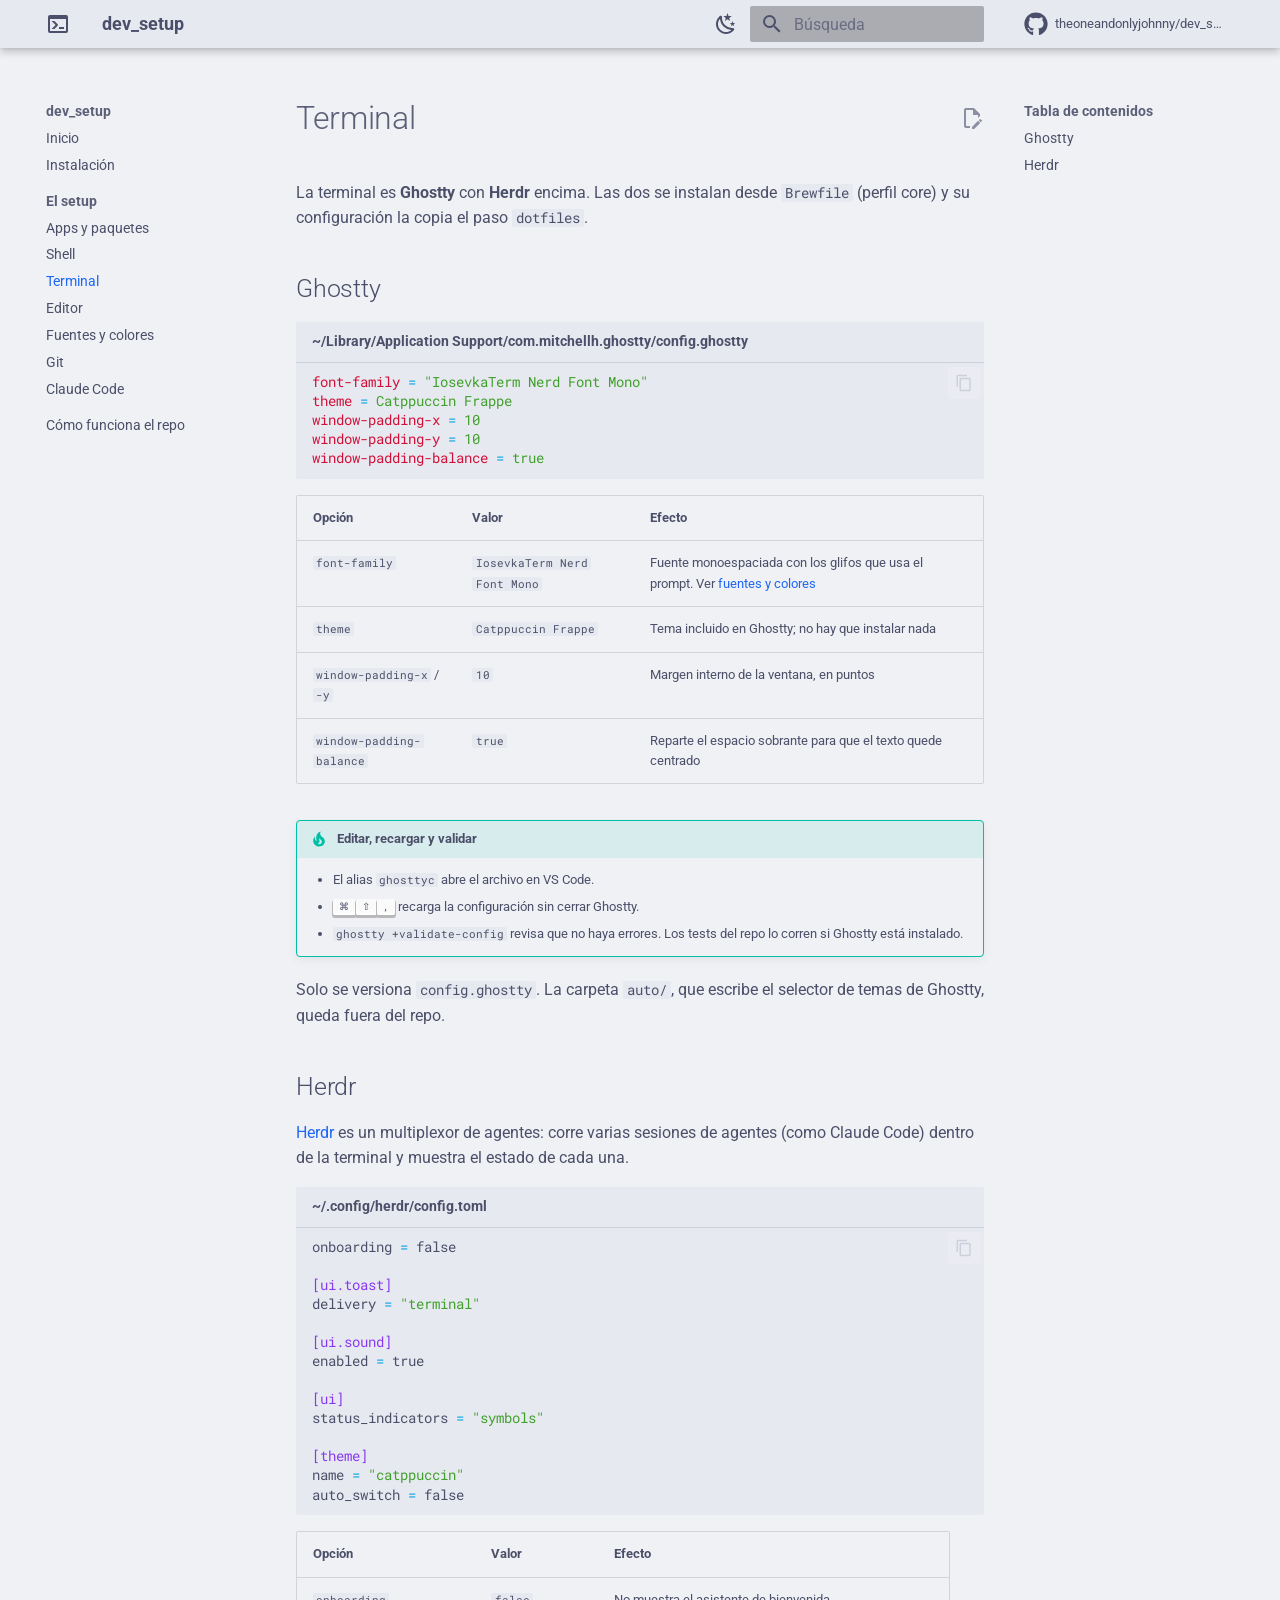
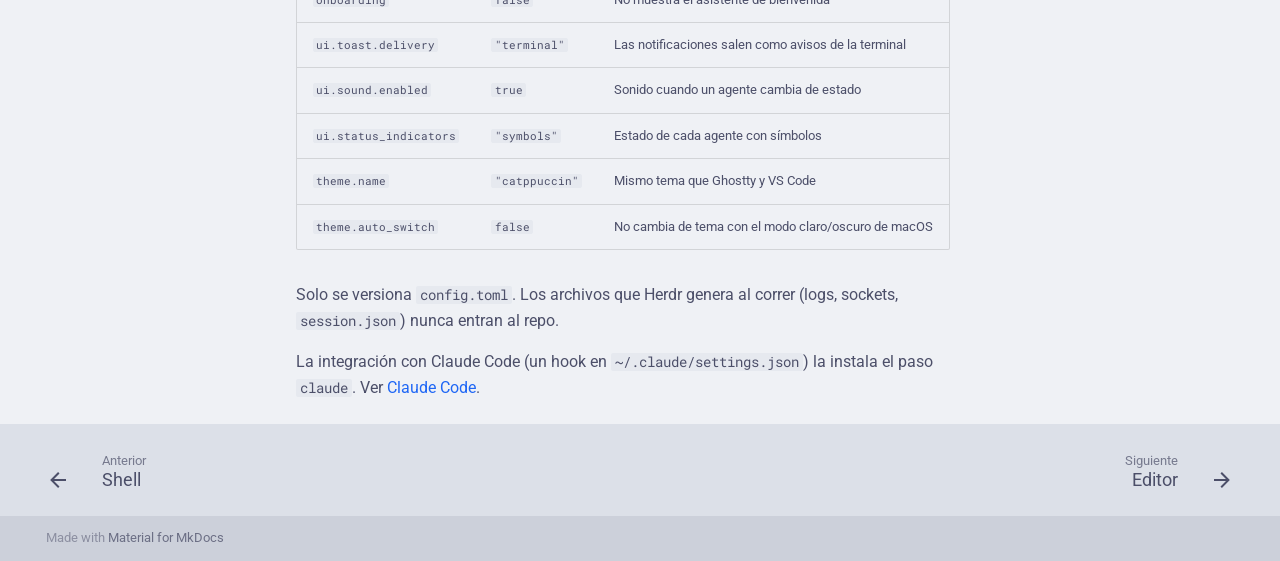
<file: terminal/index.html>
<!doctype html>
<html lang="es" class="no-js">
  <head>
    
      <meta charset="utf-8">
      <meta name="viewport" content="width=device-width,initial-scale=1">
      
        <meta name="description" content="Mi entorno de desarrollo para macOS (Apple Silicon), documentado y reproducible con un solo script.">
      
      
        <meta name="author" content="Juan Guzman">
      
      
        <link rel="canonical" href="https://theoneandonlyjohnny.github.io/dev_setup/terminal/">
      
      
        <link rel="prev" href="../shell/">
      
      
        <link rel="next" href="../editor/">
      
      
        
      
      
      <link rel="icon" href="../assets/images/favicon.png">
      <meta name="generator" content="mkdocs-1.6.1, mkdocs-material-9.7.7">
    
    
      
        <title>Terminal - dev_setup</title>
      
    
    
      <link rel="stylesheet" href="../assets/stylesheets/main.ec1eaa64.min.css">
      
        
        <link rel="stylesheet" href="../assets/stylesheets/palette.ab4e12ef.min.css">
      
      


    
    
      
    
    
      
        
        
        <link rel="preconnect" href="https://fonts.gstatic.com" crossorigin>
        <link rel="stylesheet" href="https://fonts.googleapis.com/css?family=Roboto:300,300i,400,400i,700,700i%7CRoboto+Mono:400,400i,700,700i&display=fallback">
        <style>:root{--md-text-font:"Roboto";--md-code-font:"Roboto Mono"}</style>
      
    
    
      <link rel="stylesheet" href="../stylesheets/catppuccin.css">
    
    <script>__md_scope=new URL("..",location),__md_hash=e=>[...e].reduce(((e,_)=>(e<<5)-e+_.charCodeAt(0)),0),__md_get=(e,_=localStorage,t=__md_scope)=>JSON.parse(_.getItem(t.pathname+"."+e)),__md_set=(e,_,t=localStorage,a=__md_scope)=>{try{t.setItem(a.pathname+"."+e,JSON.stringify(_))}catch(e){}}</script>
    
      

    
    
  </head>
  
  
    
    
      
    
    
    
    
    <body dir="ltr" data-md-color-scheme="default" data-md-color-primary="custom" data-md-color-accent="custom">
  
    
    <input class="md-toggle" data-md-toggle="drawer" type="checkbox" id="__drawer" autocomplete="off">
    <input class="md-toggle" data-md-toggle="search" type="checkbox" id="__search" autocomplete="off">
    <label class="md-overlay" for="__drawer"></label>
    <div data-md-component="skip">
      
        
        <a href="#terminal" class="md-skip">
          Saltar a contenido
        </a>
      
    </div>
    <div data-md-component="announce">
      
    </div>
    
    
      

  

<header class="md-header md-header--shadow" data-md-component="header">
  <nav class="md-header__inner md-grid" aria-label="Cabecera">
    <a href=".." title="dev_setup" class="md-header__button md-logo" aria-label="dev_setup" data-md-component="logo">
      
  
  <svg xmlns="http://www.w3.org/2000/svg" viewBox="0 0 24 24"><path d="M20 19V7H4v12zm0-16a2 2 0 0 1 2 2v14a2 2 0 0 1-2 2H4a2 2 0 0 1-2-2V5a2 2 0 0 1 2-2zm-7 14v-2h5v2zm-3.42-4L5.57 9H8.4l3.3 3.3c.39.39.39 1.03 0 1.42L8.42 17H5.59z"/></svg>

    </a>
    <label class="md-header__button md-icon" for="__drawer">
      
      <svg xmlns="http://www.w3.org/2000/svg" viewBox="0 0 24 24"><path d="M3 6h18v2H3zm0 5h18v2H3zm0 5h18v2H3z"/></svg>
    </label>
    <div class="md-header__title" data-md-component="header-title">
      <div class="md-header__ellipsis">
        <div class="md-header__topic">
          <span class="md-ellipsis">
            dev_setup
          </span>
        </div>
        <div class="md-header__topic" data-md-component="header-topic">
          <span class="md-ellipsis">
            
              Terminal
            
          </span>
        </div>
      </div>
    </div>
    
      
        <form class="md-header__option" data-md-component="palette">
  
    
    
    
    <input class="md-option" data-md-color-media="(prefers-color-scheme: light)" data-md-color-scheme="default" data-md-color-primary="custom" data-md-color-accent="custom"  aria-label="Cambiar a modo oscuro"  type="radio" name="__palette" id="__palette_0">
    
      <label class="md-header__button md-icon" title="Cambiar a modo oscuro" for="__palette_1" hidden>
        <svg xmlns="http://www.w3.org/2000/svg" viewBox="0 0 24 24"><path d="m17.75 4.09-2.53 1.94.91 3.06-2.63-1.81-2.63 1.81.91-3.06-2.53-1.94L12.44 4l1.06-3 1.06 3zm3.5 6.91-1.64 1.25.59 1.98-1.7-1.17-1.7 1.17.59-1.98L15.75 11l2.06-.05L18.5 9l.69 1.95zm-2.28 4.95c.83-.08 1.72 1.1 1.19 1.85-.32.45-.66.87-1.08 1.27C15.17 23 8.84 23 4.94 19.07c-3.91-3.9-3.91-10.24 0-14.14.4-.4.82-.76 1.27-1.08.75-.53 1.93.36 1.85 1.19-.27 2.86.69 5.83 2.89 8.02a9.96 9.96 0 0 0 8.02 2.89m-1.64 2.02a12.08 12.08 0 0 1-7.8-3.47c-2.17-2.19-3.33-5-3.49-7.82-2.81 3.14-2.7 7.96.31 10.98 3.02 3.01 7.84 3.12 10.98.31"/></svg>
      </label>
    
  
    
    
    
    <input class="md-option" data-md-color-media="(prefers-color-scheme: dark)" data-md-color-scheme="slate" data-md-color-primary="custom" data-md-color-accent="custom"  aria-label="Cambiar a modo claro"  type="radio" name="__palette" id="__palette_1">
    
      <label class="md-header__button md-icon" title="Cambiar a modo claro" for="__palette_0" hidden>
        <svg xmlns="http://www.w3.org/2000/svg" viewBox="0 0 24 24"><path d="M12 7a5 5 0 0 1 5 5 5 5 0 0 1-5 5 5 5 0 0 1-5-5 5 5 0 0 1 5-5m0 2a3 3 0 0 0-3 3 3 3 0 0 0 3 3 3 3 0 0 0 3-3 3 3 0 0 0-3-3m0-7 2.39 3.42C13.65 5.15 12.84 5 12 5s-1.65.15-2.39.42zM3.34 7l4.16-.35A7.2 7.2 0 0 0 5.94 8.5c-.44.74-.69 1.5-.83 2.29zm.02 10 1.76-3.77a7.131 7.131 0 0 0 2.38 4.14zM20.65 7l-1.77 3.79a7.02 7.02 0 0 0-2.38-4.15zm-.01 10-4.14.36c.59-.51 1.12-1.14 1.54-1.86.42-.73.69-1.5.83-2.29zM12 22l-2.41-3.44c.74.27 1.55.44 2.41.44.82 0 1.63-.17 2.37-.44z"/></svg>
      </label>
    
  
</form>
      
    
    
      <script>var palette=__md_get("__palette");if(palette&&palette.color){if("(prefers-color-scheme)"===palette.color.media){var media=matchMedia("(prefers-color-scheme: light)"),input=document.querySelector(media.matches?"[data-md-color-media='(prefers-color-scheme: light)']":"[data-md-color-media='(prefers-color-scheme: dark)']");palette.color.media=input.getAttribute("data-md-color-media"),palette.color.scheme=input.getAttribute("data-md-color-scheme"),palette.color.primary=input.getAttribute("data-md-color-primary"),palette.color.accent=input.getAttribute("data-md-color-accent")}for(var[key,value]of Object.entries(palette.color))document.body.setAttribute("data-md-color-"+key,value)}</script>
    
    
    
      
      
        <label class="md-header__button md-icon" for="__search">
          
          <svg xmlns="http://www.w3.org/2000/svg" viewBox="0 0 24 24"><path d="M9.5 3A6.5 6.5 0 0 1 16 9.5c0 1.61-.59 3.09-1.56 4.23l.27.27h.79l5 5-1.5 1.5-5-5v-.79l-.27-.27A6.52 6.52 0 0 1 9.5 16 6.5 6.5 0 0 1 3 9.5 6.5 6.5 0 0 1 9.5 3m0 2C7 5 5 7 5 9.5S7 14 9.5 14 14 12 14 9.5 12 5 9.5 5"/></svg>
        </label>
        <div class="md-search" data-md-component="search" role="dialog">
  <label class="md-search__overlay" for="__search"></label>
  <div class="md-search__inner" role="search">
    <form class="md-search__form" name="search">
      <input type="text" class="md-search__input" name="query" aria-label="Búsqueda" placeholder="Búsqueda" autocapitalize="off" autocorrect="off" autocomplete="off" spellcheck="false" data-md-component="search-query" required>
      <label class="md-search__icon md-icon" for="__search">
        
        <svg xmlns="http://www.w3.org/2000/svg" viewBox="0 0 24 24"><path d="M9.5 3A6.5 6.5 0 0 1 16 9.5c0 1.61-.59 3.09-1.56 4.23l.27.27h.79l5 5-1.5 1.5-5-5v-.79l-.27-.27A6.52 6.52 0 0 1 9.5 16 6.5 6.5 0 0 1 3 9.5 6.5 6.5 0 0 1 9.5 3m0 2C7 5 5 7 5 9.5S7 14 9.5 14 14 12 14 9.5 12 5 9.5 5"/></svg>
        
        <svg xmlns="http://www.w3.org/2000/svg" viewBox="0 0 24 24"><path d="M20 11v2H8l5.5 5.5-1.42 1.42L4.16 12l7.92-7.92L13.5 5.5 8 11z"/></svg>
      </label>
      <nav class="md-search__options" aria-label="Buscar">
        
        <button type="reset" class="md-search__icon md-icon" title="Limpiar" aria-label="Limpiar" tabindex="-1">
          
          <svg xmlns="http://www.w3.org/2000/svg" viewBox="0 0 24 24"><path d="M19 6.41 17.59 5 12 10.59 6.41 5 5 6.41 10.59 12 5 17.59 6.41 19 12 13.41 17.59 19 19 17.59 13.41 12z"/></svg>
        </button>
      </nav>
      
        <div class="md-search__suggest" data-md-component="search-suggest"></div>
      
    </form>
    <div class="md-search__output">
      <div class="md-search__scrollwrap" tabindex="0" data-md-scrollfix>
        <div class="md-search-result" data-md-component="search-result">
          <div class="md-search-result__meta">
            Inicializando búsqueda
          </div>
          <ol class="md-search-result__list" role="presentation"></ol>
        </div>
      </div>
    </div>
  </div>
</div>
      
    
    
      <div class="md-header__source">
        <a href="https://github.com/theoneandonlyjohnny/dev_setup" title="Ir al repositorio" class="md-source" data-md-component="source">
  <div class="md-source__icon md-icon">
    
    <svg xmlns="http://www.w3.org/2000/svg" viewBox="0 0 512 512"><!--! Font Awesome Free 7.1.0 by @fontawesome - https://fontawesome.com License - https://fontawesome.com/license/free (Icons: CC BY 4.0, Fonts: SIL OFL 1.1, Code: MIT License) Copyright 2025 Fonticons, Inc.--><path d="M173.9 397.4c0 2-2.3 3.6-5.2 3.6-3.3.3-5.6-1.3-5.6-3.6 0-2 2.3-3.6 5.2-3.6 3-.3 5.6 1.3 5.6 3.6m-31.1-4.5c-.7 2 1.3 4.3 4.3 4.9 2.6 1 5.6 0 6.2-2s-1.3-4.3-4.3-5.2c-2.6-.7-5.5.3-6.2 2.3m44.2-1.7c-2.9.7-4.9 2.6-4.6 4.9.3 2 2.9 3.3 5.9 2.6 2.9-.7 4.9-2.6 4.6-4.6-.3-1.9-3-3.2-5.9-2.9M252.8 8C114.1 8 8 113.3 8 252c0 110.9 69.8 205.8 169.5 239.2 12.8 2.3 17.3-5.6 17.3-12.1 0-6.2-.3-40.4-.3-61.4 0 0-70 15-84.7-29.8 0 0-11.4-29.1-27.8-36.6 0 0-22.9-15.7 1.6-15.4 0 0 24.9 2 38.6 25.8 21.9 38.6 58.6 27.5 72.9 20.9 2.3-16 8.8-27.1 16-33.7-55.9-6.2-112.3-14.3-112.3-110.5 0-27.5 7.6-41.3 23.6-58.9-2.6-6.5-11.1-33.3 2.6-67.9 20.9-6.5 69 27 69 27 20-5.6 41.5-8.5 62.8-8.5s42.8 2.9 62.8 8.5c0 0 48.1-33.6 69-27 13.7 34.7 5.2 61.4 2.6 67.9 16 17.7 25.8 31.5 25.8 58.9 0 96.5-58.9 104.2-114.8 110.5 9.2 7.9 17 22.9 17 46.4 0 33.7-.3 75.4-.3 83.6 0 6.5 4.6 14.4 17.3 12.1C436.2 457.8 504 362.9 504 252 504 113.3 391.5 8 252.8 8M105.2 352.9c-1.3 1-1 3.3.7 5.2 1.6 1.6 3.9 2.3 5.2 1 1.3-1 1-3.3-.7-5.2-1.6-1.6-3.9-2.3-5.2-1m-10.8-8.1c-.7 1.3.3 2.9 2.3 3.9 1.6 1 3.6.7 4.3-.7.7-1.3-.3-2.9-2.3-3.9-2-.6-3.6-.3-4.3.7m32.4 35.6c-1.6 1.3-1 4.3 1.3 6.2 2.3 2.3 5.2 2.6 6.5 1 1.3-1.3.7-4.3-1.3-6.2-2.2-2.3-5.2-2.6-6.5-1m-11.4-14.7c-1.6 1-1.6 3.6 0 5.9s4.3 3.3 5.6 2.3c1.6-1.3 1.6-3.9 0-6.2-1.4-2.3-4-3.3-5.6-2"/></svg>
  </div>
  <div class="md-source__repository">
    theoneandonlyjohnny/dev_setup
  </div>
</a>
      </div>
    
  </nav>
  
</header>
    
    <div class="md-container" data-md-component="container">
      
      
        
          
        
      
      <main class="md-main" data-md-component="main">
        <div class="md-main__inner md-grid">
          
            
              
              <div class="md-sidebar md-sidebar--primary" data-md-component="sidebar" data-md-type="navigation" >
                <div class="md-sidebar__scrollwrap">
                  <div class="md-sidebar__inner">
                    



<nav class="md-nav md-nav--primary" aria-label="Navegación" data-md-level="0">
  <label class="md-nav__title" for="__drawer">
    <a href=".." title="dev_setup" class="md-nav__button md-logo" aria-label="dev_setup" data-md-component="logo">
      
  
  <svg xmlns="http://www.w3.org/2000/svg" viewBox="0 0 24 24"><path d="M20 19V7H4v12zm0-16a2 2 0 0 1 2 2v14a2 2 0 0 1-2 2H4a2 2 0 0 1-2-2V5a2 2 0 0 1 2-2zm-7 14v-2h5v2zm-3.42-4L5.57 9H8.4l3.3 3.3c.39.39.39 1.03 0 1.42L8.42 17H5.59z"/></svg>

    </a>
    dev_setup
  </label>
  
    <div class="md-nav__source">
      <a href="https://github.com/theoneandonlyjohnny/dev_setup" title="Ir al repositorio" class="md-source" data-md-component="source">
  <div class="md-source__icon md-icon">
    
    <svg xmlns="http://www.w3.org/2000/svg" viewBox="0 0 512 512"><!--! Font Awesome Free 7.1.0 by @fontawesome - https://fontawesome.com License - https://fontawesome.com/license/free (Icons: CC BY 4.0, Fonts: SIL OFL 1.1, Code: MIT License) Copyright 2025 Fonticons, Inc.--><path d="M173.9 397.4c0 2-2.3 3.6-5.2 3.6-3.3.3-5.6-1.3-5.6-3.6 0-2 2.3-3.6 5.2-3.6 3-.3 5.6 1.3 5.6 3.6m-31.1-4.5c-.7 2 1.3 4.3 4.3 4.9 2.6 1 5.6 0 6.2-2s-1.3-4.3-4.3-5.2c-2.6-.7-5.5.3-6.2 2.3m44.2-1.7c-2.9.7-4.9 2.6-4.6 4.9.3 2 2.9 3.3 5.9 2.6 2.9-.7 4.9-2.6 4.6-4.6-.3-1.9-3-3.2-5.9-2.9M252.8 8C114.1 8 8 113.3 8 252c0 110.9 69.8 205.8 169.5 239.2 12.8 2.3 17.3-5.6 17.3-12.1 0-6.2-.3-40.4-.3-61.4 0 0-70 15-84.7-29.8 0 0-11.4-29.1-27.8-36.6 0 0-22.9-15.7 1.6-15.4 0 0 24.9 2 38.6 25.8 21.9 38.6 58.6 27.5 72.9 20.9 2.3-16 8.8-27.1 16-33.7-55.9-6.2-112.3-14.3-112.3-110.5 0-27.5 7.6-41.3 23.6-58.9-2.6-6.5-11.1-33.3 2.6-67.9 20.9-6.5 69 27 69 27 20-5.6 41.5-8.5 62.8-8.5s42.8 2.9 62.8 8.5c0 0 48.1-33.6 69-27 13.7 34.7 5.2 61.4 2.6 67.9 16 17.7 25.8 31.5 25.8 58.9 0 96.5-58.9 104.2-114.8 110.5 9.2 7.9 17 22.9 17 46.4 0 33.7-.3 75.4-.3 83.6 0 6.5 4.6 14.4 17.3 12.1C436.2 457.8 504 362.9 504 252 504 113.3 391.5 8 252.8 8M105.2 352.9c-1.3 1-1 3.3.7 5.2 1.6 1.6 3.9 2.3 5.2 1 1.3-1 1-3.3-.7-5.2-1.6-1.6-3.9-2.3-5.2-1m-10.8-8.1c-.7 1.3.3 2.9 2.3 3.9 1.6 1 3.6.7 4.3-.7.7-1.3-.3-2.9-2.3-3.9-2-.6-3.6-.3-4.3.7m32.4 35.6c-1.6 1.3-1 4.3 1.3 6.2 2.3 2.3 5.2 2.6 6.5 1 1.3-1.3.7-4.3-1.3-6.2-2.2-2.3-5.2-2.6-6.5-1m-11.4-14.7c-1.6 1-1.6 3.6 0 5.9s4.3 3.3 5.6 2.3c1.6-1.3 1.6-3.9 0-6.2-1.4-2.3-4-3.3-5.6-2"/></svg>
  </div>
  <div class="md-source__repository">
    theoneandonlyjohnny/dev_setup
  </div>
</a>
    </div>
  
  <ul class="md-nav__list" data-md-scrollfix>
    
      
      
  
  
  
  
    <li class="md-nav__item">
      <a href=".." class="md-nav__link">
        
  
  
  <span class="md-ellipsis">
    
  
    Inicio
  

    
  </span>
  
  

      </a>
    </li>
  

    
      
      
  
  
  
  
    <li class="md-nav__item">
      <a href="../install/" class="md-nav__link">
        
  
  
  <span class="md-ellipsis">
    
  
    Instalación
  

    
  </span>
  
  

      </a>
    </li>
  

    
      
      
  
  
    
  
  
  
    
    
    
    
      
        
        
      
    
    
    <li class="md-nav__item md-nav__item--active md-nav__item--section md-nav__item--nested">
      
        
        
        <input class="md-nav__toggle md-toggle " type="checkbox" id="__nav_3" checked>
        
          
          <label class="md-nav__link" for="__nav_3" id="__nav_3_label" tabindex="">
            
  
  
  <span class="md-ellipsis">
    
  
    El setup
  

    
  </span>
  
  

            <span class="md-nav__icon md-icon"></span>
          </label>
        
        <nav class="md-nav" data-md-level="1" aria-labelledby="__nav_3_label" aria-expanded="true">
          <label class="md-nav__title" for="__nav_3">
            <span class="md-nav__icon md-icon"></span>
            
  
    El setup
  

          </label>
          <ul class="md-nav__list" data-md-scrollfix>
            
              
                
  
  
  
  
    <li class="md-nav__item">
      <a href="../apps/" class="md-nav__link">
        
  
  
  <span class="md-ellipsis">
    
  
    Apps y paquetes
  

    
  </span>
  
  

      </a>
    </li>
  

              
            
              
                
  
  
  
  
    <li class="md-nav__item">
      <a href="../shell/" class="md-nav__link">
        
  
  
  <span class="md-ellipsis">
    
  
    Shell
  

    
  </span>
  
  

      </a>
    </li>
  

              
            
              
                
  
  
    
  
  
  
    <li class="md-nav__item md-nav__item--active">
      
      <input class="md-nav__toggle md-toggle" type="checkbox" id="__toc">
      
      
        
      
      
        <label class="md-nav__link md-nav__link--active" for="__toc">
          
  
  
  <span class="md-ellipsis">
    
  
    Terminal
  

    
  </span>
  
  

          <span class="md-nav__icon md-icon"></span>
        </label>
      
      <a href="./" class="md-nav__link md-nav__link--active">
        
  
  
  <span class="md-ellipsis">
    
  
    Terminal
  

    
  </span>
  
  

      </a>
      
        

<nav class="md-nav md-nav--secondary" aria-label="Tabla de contenidos">
  
  
  
    
  
  
    <label class="md-nav__title" for="__toc">
      <span class="md-nav__icon md-icon"></span>
      Tabla de contenidos
    </label>
    <ul class="md-nav__list" data-md-component="toc" data-md-scrollfix>
      
        <li class="md-nav__item">
  <a href="#ghostty" class="md-nav__link">
    <span class="md-ellipsis">
      
        Ghostty
      
    </span>
  </a>
  
</li>
      
        <li class="md-nav__item">
  <a href="#herdr" class="md-nav__link">
    <span class="md-ellipsis">
      
        Herdr
      
    </span>
  </a>
  
</li>
      
    </ul>
  
</nav>
      
    </li>
  

              
            
              
                
  
  
  
  
    <li class="md-nav__item">
      <a href="../editor/" class="md-nav__link">
        
  
  
  <span class="md-ellipsis">
    
  
    Editor
  

    
  </span>
  
  

      </a>
    </li>
  

              
            
              
                
  
  
  
  
    <li class="md-nav__item">
      <a href="../fonts-and-colors/" class="md-nav__link">
        
  
  
  <span class="md-ellipsis">
    
  
    Fuentes y colores
  

    
  </span>
  
  

      </a>
    </li>
  

              
            
              
                
  
  
  
  
    <li class="md-nav__item">
      <a href="../git/" class="md-nav__link">
        
  
  
  <span class="md-ellipsis">
    
  
    Git
  

    
  </span>
  
  

      </a>
    </li>
  

              
            
              
                
  
  
  
  
    <li class="md-nav__item">
      <a href="../claude-code/" class="md-nav__link">
        
  
  
  <span class="md-ellipsis">
    
  
    Claude Code
  

    
  </span>
  
  

      </a>
    </li>
  

              
            
          </ul>
        </nav>
      
    </li>
  

    
      
      
  
  
  
  
    <li class="md-nav__item">
      <a href="../repository/" class="md-nav__link">
        
  
  
  <span class="md-ellipsis">
    
  
    Cómo funciona el repo
  

    
  </span>
  
  

      </a>
    </li>
  

    
  </ul>
</nav>
                  </div>
                </div>
              </div>
            
            
              
              <div class="md-sidebar md-sidebar--secondary" data-md-component="sidebar" data-md-type="toc" >
                <div class="md-sidebar__scrollwrap">
                  <div class="md-sidebar__inner">
                    

<nav class="md-nav md-nav--secondary" aria-label="Tabla de contenidos">
  
  
  
    
  
  
    <label class="md-nav__title" for="__toc">
      <span class="md-nav__icon md-icon"></span>
      Tabla de contenidos
    </label>
    <ul class="md-nav__list" data-md-component="toc" data-md-scrollfix>
      
        <li class="md-nav__item">
  <a href="#ghostty" class="md-nav__link">
    <span class="md-ellipsis">
      
        Ghostty
      
    </span>
  </a>
  
</li>
      
        <li class="md-nav__item">
  <a href="#herdr" class="md-nav__link">
    <span class="md-ellipsis">
      
        Herdr
      
    </span>
  </a>
  
</li>
      
    </ul>
  
</nav>
                  </div>
                </div>
              </div>
            
          
          
            <div class="md-content" data-md-component="content">
              
              <article class="md-content__inner md-typeset">
                
                  


  
    <a href="https://github.com/theoneandonlyjohnny/dev_setup/edit/main/docs/terminal.md" title="Editar esta página" class="md-content__button md-icon" rel="edit">
      
      <svg xmlns="http://www.w3.org/2000/svg" viewBox="0 0 24 24"><path d="M10 20H6V4h7v5h5v3.1l2-2V8l-6-6H6c-1.1 0-2 .9-2 2v16c0 1.1.9 2 2 2h4zm10.2-7c.1 0 .3.1.4.2l1.3 1.3c.2.2.2.6 0 .8l-1 1-2.1-2.1 1-1c.1-.1.2-.2.4-.2m0 3.9L14.1 23H12v-2.1l6.1-6.1z"/></svg>
    </a>
  
  


<h1 id="terminal">Terminal<a class="headerlink" href="#terminal" title="Permanent link">&para;</a></h1>
<p>La terminal es <strong>Ghostty</strong> con <strong>Herdr</strong> encima. Las dos se instalan desde <code>Brewfile</code> (perfil core) y su configuración la copia el paso <code>dotfiles</code>.</p>
<h2 id="ghostty">Ghostty<a class="headerlink" href="#ghostty" title="Permanent link">&para;</a></h2>
<div class="highlight"><span class="filename">~/Library/Application Support/com.mitchellh.ghostty/config.ghostty</span><pre><span></span><code><a id="__codelineno-0-1" name="__codelineno-0-1" href="#__codelineno-0-1"></a><span class="na">font-family</span><span class="w"> </span><span class="o">=</span><span class="w"> </span><span class="s">"IosevkaTerm Nerd Font Mono"</span>
<a id="__codelineno-0-2" name="__codelineno-0-2" href="#__codelineno-0-2"></a><span class="na">theme</span><span class="w"> </span><span class="o">=</span><span class="w"> </span><span class="s">Catppuccin Frappe</span>
<a id="__codelineno-0-3" name="__codelineno-0-3" href="#__codelineno-0-3"></a><span class="na">window-padding-x</span><span class="w"> </span><span class="o">=</span><span class="w"> </span><span class="s">10</span>
<a id="__codelineno-0-4" name="__codelineno-0-4" href="#__codelineno-0-4"></a><span class="na">window-padding-y</span><span class="w"> </span><span class="o">=</span><span class="w"> </span><span class="s">10</span>
<a id="__codelineno-0-5" name="__codelineno-0-5" href="#__codelineno-0-5"></a><span class="na">window-padding-balance</span><span class="w"> </span><span class="o">=</span><span class="w"> </span><span class="s">true</span>
</code></pre></div>
<table>
<thead>
<tr>
<th>Opción</th>
<th>Valor</th>
<th>Efecto</th>
</tr>
</thead>
<tbody>
<tr>
<td><code>font-family</code></td>
<td><code>IosevkaTerm Nerd Font Mono</code></td>
<td>Fuente monoespaciada con los glifos que usa el prompt. Ver <a href="../fonts-and-colors/">fuentes y colores</a></td>
</tr>
<tr>
<td><code>theme</code></td>
<td><code>Catppuccin Frappe</code></td>
<td>Tema incluido en Ghostty; no hay que instalar nada</td>
</tr>
<tr>
<td><code>window-padding-x</code> / <code>-y</code></td>
<td><code>10</code></td>
<td>Margen interno de la ventana, en puntos</td>
</tr>
<tr>
<td><code>window-padding-balance</code></td>
<td><code>true</code></td>
<td>Reparte el espacio sobrante para que el texto quede centrado</td>
</tr>
</tbody>
</table>
<div class="admonition tip">
<p class="admonition-title">Editar, recargar y validar</p>
<ul>
<li>El alias <code>ghosttyc</code> abre el archivo en VS Code.</li>
<li><kbd>⌘</kbd><kbd>⇧</kbd><kbd>,</kbd> recarga la configuración sin cerrar Ghostty.</li>
<li><code>ghostty +validate-config</code> revisa que no haya errores. Los tests del repo lo corren si Ghostty está instalado.</li>
</ul>
</div>
<p>Solo se versiona <code>config.ghostty</code>. La carpeta <code>auto/</code>, que escribe el selector de temas de Ghostty, queda fuera del repo.</p>
<h2 id="herdr">Herdr<a class="headerlink" href="#herdr" title="Permanent link">&para;</a></h2>
<p><a href="https://herdr.dev">Herdr</a> es un multiplexor de agentes: corre varias sesiones de agentes (como Claude Code) dentro de la terminal y muestra el estado de cada una.</p>
<div class="highlight"><span class="filename">~/.config/herdr/config.toml</span><pre><span></span><code><a id="__codelineno-1-1" name="__codelineno-1-1" href="#__codelineno-1-1"></a><span class="n">onboarding</span><span class="w"> </span><span class="o">=</span><span class="w"> </span><span class="kc">false</span>
<a id="__codelineno-1-2" name="__codelineno-1-2" href="#__codelineno-1-2"></a>
<a id="__codelineno-1-3" name="__codelineno-1-3" href="#__codelineno-1-3"></a><span class="k">[ui.toast]</span>
<a id="__codelineno-1-4" name="__codelineno-1-4" href="#__codelineno-1-4"></a><span class="n">delivery</span><span class="w"> </span><span class="o">=</span><span class="w"> </span><span class="s2">"terminal"</span>
<a id="__codelineno-1-5" name="__codelineno-1-5" href="#__codelineno-1-5"></a>
<a id="__codelineno-1-6" name="__codelineno-1-6" href="#__codelineno-1-6"></a><span class="k">[ui.sound]</span>
<a id="__codelineno-1-7" name="__codelineno-1-7" href="#__codelineno-1-7"></a><span class="n">enabled</span><span class="w"> </span><span class="o">=</span><span class="w"> </span><span class="kc">true</span>
<a id="__codelineno-1-8" name="__codelineno-1-8" href="#__codelineno-1-8"></a>
<a id="__codelineno-1-9" name="__codelineno-1-9" href="#__codelineno-1-9"></a><span class="k">[ui]</span>
<a id="__codelineno-1-10" name="__codelineno-1-10" href="#__codelineno-1-10"></a><span class="n">status_indicators</span><span class="w"> </span><span class="o">=</span><span class="w"> </span><span class="s2">"symbols"</span>
<a id="__codelineno-1-11" name="__codelineno-1-11" href="#__codelineno-1-11"></a>
<a id="__codelineno-1-12" name="__codelineno-1-12" href="#__codelineno-1-12"></a><span class="k">[theme]</span>
<a id="__codelineno-1-13" name="__codelineno-1-13" href="#__codelineno-1-13"></a><span class="n">name</span><span class="w"> </span><span class="o">=</span><span class="w"> </span><span class="s2">"catppuccin"</span>
<a id="__codelineno-1-14" name="__codelineno-1-14" href="#__codelineno-1-14"></a><span class="n">auto_switch</span><span class="w"> </span><span class="o">=</span><span class="w"> </span><span class="kc">false</span>
</code></pre></div>
<table>
<thead>
<tr>
<th>Opción</th>
<th>Valor</th>
<th>Efecto</th>
</tr>
</thead>
<tbody>
<tr>
<td><code>onboarding</code></td>
<td><code>false</code></td>
<td>No muestra el asistente de bienvenida</td>
</tr>
<tr>
<td><code>ui.toast.delivery</code></td>
<td><code>"terminal"</code></td>
<td>Las notificaciones salen como avisos de la terminal</td>
</tr>
<tr>
<td><code>ui.sound.enabled</code></td>
<td><code>true</code></td>
<td>Sonido cuando un agente cambia de estado</td>
</tr>
<tr>
<td><code>ui.status_indicators</code></td>
<td><code>"symbols"</code></td>
<td>Estado de cada agente con símbolos</td>
</tr>
<tr>
<td><code>theme.name</code></td>
<td><code>"catppuccin"</code></td>
<td>Mismo tema que Ghostty y VS Code</td>
</tr>
<tr>
<td><code>theme.auto_switch</code></td>
<td><code>false</code></td>
<td>No cambia de tema con el modo claro/oscuro de macOS</td>
</tr>
</tbody>
</table>
<p>Solo se versiona <code>config.toml</code>. Los archivos que Herdr genera al correr (logs, sockets, <code>session.json</code>) nunca entran al repo.</p>
<p>La integración con Claude Code (un hook en <code>~/.claude/settings.json</code>) la instala el paso <code>claude</code>. Ver <a href="../claude-code/#herdr">Claude Code</a>.</p>












                
              </article>
            </div>
          
          
<script>var target=document.getElementById(location.hash.slice(1));target&&target.name&&(target.checked=target.name.startsWith("__tabbed_"))</script>
        </div>
        
          <button type="button" class="md-top md-icon" data-md-component="top" hidden>
  
  <svg xmlns="http://www.w3.org/2000/svg" viewBox="0 0 24 24"><path d="M13 20h-2V8l-5.5 5.5-1.42-1.42L12 4.16l7.92 7.92-1.42 1.42L13 8z"/></svg>
  Volver al principio
</button>
        
      </main>
      
        <footer class="md-footer">
  
    
      
      <nav class="md-footer__inner md-grid" aria-label="Pie" >
        
          
          <a href="../shell/" class="md-footer__link md-footer__link--prev" aria-label="Anterior: Shell">
            <div class="md-footer__button md-icon">
              
              <svg xmlns="http://www.w3.org/2000/svg" viewBox="0 0 24 24"><path d="M20 11v2H8l5.5 5.5-1.42 1.42L4.16 12l7.92-7.92L13.5 5.5 8 11z"/></svg>
            </div>
            <div class="md-footer__title">
              <span class="md-footer__direction">
                Anterior
              </span>
              <div class="md-ellipsis">
                Shell
              </div>
            </div>
          </a>
        
        
          
          <a href="../editor/" class="md-footer__link md-footer__link--next" aria-label="Siguiente: Editor">
            <div class="md-footer__title">
              <span class="md-footer__direction">
                Siguiente
              </span>
              <div class="md-ellipsis">
                Editor
              </div>
            </div>
            <div class="md-footer__button md-icon">
              
              <svg xmlns="http://www.w3.org/2000/svg" viewBox="0 0 24 24"><path d="M4 11v2h12l-5.5 5.5 1.42 1.42L19.84 12l-7.92-7.92L10.5 5.5 16 11z"/></svg>
            </div>
          </a>
        
      </nav>
    
  
  <div class="md-footer-meta md-typeset">
    <div class="md-footer-meta__inner md-grid">
      <div class="md-copyright">
  
  
    Made with
    <a href="https://squidfunk.github.io/mkdocs-material/" target="_blank" rel="noopener">
      Material for MkDocs
    </a>
  
</div>
      
    </div>
  </div>
</footer>
      
    </div>
    <div class="md-dialog" data-md-component="dialog">
      <div class="md-dialog__inner md-typeset"></div>
    </div>
    
    
    
      
      
      <script id="__config" type="application/json">{"annotate": null, "base": "..", "features": ["content.action.edit", "content.code.copy", "navigation.footer", "navigation.instant", "navigation.sections", "navigation.top", "navigation.tracking", "search.highlight", "search.suggest", "toc.follow"], "search": "../assets/javascripts/workers/search.2c215733.min.js", "tags": null, "translations": {"clipboard.copied": "Copiado al portapapeles", "clipboard.copy": "Copiar al portapapeles", "search.result.more.one": "1 m\u00e1s en esta p\u00e1gina", "search.result.more.other": "# m\u00e1s en esta p\u00e1gina", "search.result.none": "No se encontraron documentos", "search.result.one": "1 documento encontrado", "search.result.other": "# documentos encontrados", "search.result.placeholder": "Teclee para comenzar b\u00fasqueda", "search.result.term.missing": "Falta", "select.version": "Seleccionar versi\u00f3n"}, "version": null}</script>
    
    
      <script src="../assets/javascripts/bundle.d7400e89.min.js"></script>
      
    
  </body>
</html>
</file>
<file: stylesheets/catppuccin.css>
/* Catppuccin for Material for MkDocs: Latte (light, `default` scheme) and Frappé (dark,
   `slate` scheme), matching Ghostty, Herdr and VS Code. Palette: https://catppuccin.com/palette */

[data-md-color-scheme="default"] {
  --md-default-bg-color: #eff1f5;              /* base */
  --md-default-fg-color: #4c4f69;              /* text */
  --md-default-fg-color--light: #5c5f77;       /* subtext1 */
  --md-default-fg-color--lighter: #8c8fa1;     /* overlay1 */
  --md-default-fg-color--lightest: #ccd0da;    /* surface0 */
  --md-primary-fg-color: #e6e9ef;              /* mantle: header and tabs */
  --md-primary-fg-color--light: #eff1f5;
  --md-primary-fg-color--dark: #dce0e8;
  --md-primary-bg-color: #4c4f69;              /* header text */
  --md-primary-bg-color--light: #6c6f85;
  --md-accent-fg-color: #8839ef;               /* mauve */
  --md-accent-fg-color--transparent: rgba(136, 57, 239, 0.1);
  --md-typeset-a-color: #1e66f5;               /* blue */
  --md-code-bg-color: #e6e9ef;                 /* mantle */
  --md-code-fg-color: #4c4f69;
  --md-code-hl-keyword-color: #8839ef;         /* mauve */
  --md-code-hl-string-color: #40a02b;          /* green */
  --md-code-hl-number-color: #fe640b;          /* peach */
  --md-code-hl-function-color: #1e66f5;        /* blue */
  --md-code-hl-constant-color: #fe640b;
  --md-code-hl-special-color: #ea76cb;         /* pink */
  --md-code-hl-name-color: #4c4f69;
  --md-code-hl-variable-color: #d20f39;        /* red */
  --md-code-hl-operator-color: #04a5e5;        /* sky */
  --md-code-hl-punctuation-color: #7c7f93;     /* overlay2 */
  --md-code-hl-comment-color: #8c8fa1;         /* overlay1 */
  --md-code-hl-generic-color: #7c7f93;
  --md-footer-bg-color: #dce0e8;               /* crust */
  --md-footer-bg-color--dark: #ccd0da;
  --md-footer-fg-color: #4c4f69;
  --md-footer-fg-color--light: #6c6f85;
  --md-footer-fg-color--lighter: #8c8fa1;
}

[data-md-color-scheme="slate"] {
  --md-default-bg-color: #303446;              /* base */
  --md-default-bg-color--light: #414559;       /* surface0 */
  --md-default-bg-color--lighter: #51576d;     /* surface1 */
  --md-default-bg-color--lightest: #626880;    /* surface2 */
  --md-default-fg-color: #c6d0f5;              /* text */
  --md-default-fg-color--light: #b5bfe2;       /* subtext1 */
  --md-default-fg-color--lighter: #838ba7;     /* overlay1 */
  --md-default-fg-color--lightest: #51576d;    /* surface1 */
  --md-primary-fg-color: #292c3c;              /* mantle: header and tabs */
  --md-primary-fg-color--light: #303446;
  --md-primary-fg-color--dark: #232634;
  --md-primary-bg-color: #c6d0f5;              /* header text */
  --md-primary-bg-color--light: #a5adce;
  --md-accent-fg-color: #ca9ee6;               /* mauve */
  --md-accent-fg-color--transparent: rgba(202, 158, 230, 0.1);
  --md-typeset-a-color: #8caaee;               /* blue */
  --md-code-bg-color: #292c3c;                 /* mantle */
  --md-code-fg-color: #c6d0f5;
  --md-code-hl-keyword-color: #ca9ee6;         /* mauve */
  --md-code-hl-string-color: #a6d189;          /* green */
  --md-code-hl-number-color: #ef9f76;          /* peach */
  --md-code-hl-function-color: #8caaee;        /* blue */
  --md-code-hl-constant-color: #ef9f76;
  --md-code-hl-special-color: #f4b8e4;         /* pink */
  --md-code-hl-name-color: #c6d0f5;
  --md-code-hl-variable-color: #e78284;        /* red */
  --md-code-hl-operator-color: #99d1db;        /* sky */
  --md-code-hl-punctuation-color: #949cbb;     /* overlay2 */
  --md-code-hl-comment-color: #838ba7;         /* overlay1 */
  --md-code-hl-generic-color: #949cbb;
  --md-footer-bg-color: #232634;               /* crust */
  --md-footer-bg-color--dark: #232634;
  --md-footer-fg-color: #c6d0f5;
  --md-footer-fg-color--light: #a5adce;
  --md-footer-fg-color--lighter: #838ba7;
}

/* Color swatch used in palette tables: <span class="swatch" style="background: #hex"></span> */
.md-typeset .swatch {
  display: inline-block;
  width: 1.2em;
  height: 1.2em;
  border: 1px solid var(--md-default-fg-color--lighter);
  border-radius: 3px;
  vertical-align: middle;
}
</file>
<file: assets/stylesheets/main.ec1eaa64.min.css>
@charset "UTF-8";html{-webkit-text-size-adjust:none;-moz-text-size-adjust:none;text-size-adjust:none;box-sizing:border-box}*,:after,:before{box-sizing:inherit}@media (prefers-reduced-motion){*,:after,:before{transition:none!important}}body{margin:0}a,button,input,label{-webkit-tap-highlight-color:transparent}a{color:inherit;text-decoration:none}hr{border:0;box-sizing:initial;display:block;height:.05rem;overflow:visible;padding:0}small{font-size:80%}sub,sup{line-height:1em}img{border-style:none}table{border-collapse:initial;border-spacing:0}td,th{font-weight:400;vertical-align:top}button{background:#0000;border:0;font-family:inherit;font-size:inherit;margin:0;padding:0}input{border:0;outline:none}:root{--md-primary-fg-color:#4051b5;--md-primary-fg-color--light:#5d6cc0;--md-primary-fg-color--dark:#303fa1;--md-primary-bg-color:#fff;--md-primary-bg-color--light:#ffffffb3;--md-accent-fg-color:#526cfe;--md-accent-fg-color--transparent:#526cfe1a;--md-accent-bg-color:#fff;--md-accent-bg-color--light:#ffffffb3}[data-md-color-scheme=default]{color-scheme:light}[data-md-color-scheme=default] img[src$="#gh-dark-mode-only"],[data-md-color-scheme=default] img[src$="#only-dark"]{display:none}:root,[data-md-color-scheme=default]{--md-hue:225deg;--md-default-fg-color:#000000de;--md-default-fg-color--light:#0000008a;--md-default-fg-color--lighter:#00000052;--md-default-fg-color--lightest:#00000012;--md-default-bg-color:#fff;--md-default-bg-color--light:#ffffffb3;--md-default-bg-color--lighter:#ffffff4d;--md-default-bg-color--lightest:#ffffff1f;--md-code-fg-color:#36464e;--md-code-bg-color:#f5f5f5;--md-code-bg-color--light:#f5f5f5b3;--md-code-bg-color--lighter:#f5f5f54d;--md-code-hl-color:#4287ff;--md-code-hl-color--light:#4287ff1a;--md-code-hl-number-color:#d52a2a;--md-code-hl-special-color:#db1457;--md-code-hl-function-color:#a846b9;--md-code-hl-constant-color:#6e59d9;--md-code-hl-keyword-color:#3f6ec6;--md-code-hl-string-color:#1c7d4d;--md-code-hl-name-color:var(--md-code-fg-color);--md-code-hl-operator-color:var(--md-default-fg-color--light);--md-code-hl-punctuation-color:var(--md-default-fg-color--light);--md-code-hl-comment-color:var(--md-default-fg-color--light);--md-code-hl-generic-color:var(--md-default-fg-color--light);--md-code-hl-variable-color:var(--md-default-fg-color--light);--md-typeset-color:var(--md-default-fg-color);--md-typeset-a-color:var(--md-primary-fg-color);--md-typeset-del-color:#f5503d26;--md-typeset-ins-color:#0bd57026;--md-typeset-kbd-color:#fafafa;--md-typeset-kbd-accent-color:#fff;--md-typeset-kbd-border-color:#b8b8b8;--md-typeset-mark-color:#ffff0080;--md-typeset-table-color:#0000001f;--md-typeset-table-color--light:rgba(0,0,0,.035);--md-admonition-fg-color:var(--md-default-fg-color);--md-admonition-bg-color:var(--md-default-bg-color);--md-warning-fg-color:#000000de;--md-warning-bg-color:#ff9;--md-footer-fg-color:#fff;--md-footer-fg-color--light:#ffffffb3;--md-footer-fg-color--lighter:#ffffff73;--md-footer-bg-color:#000000de;--md-footer-bg-color--dark:#00000052;--md-shadow-z1:0 0.2rem 0.5rem #0000000d,0 0 0.05rem #0000001a;--md-shadow-z2:0 0.2rem 0.5rem #0000001a,0 0 0.05rem #00000040;--md-shadow-z3:0 0.2rem 0.5rem #0003,0 0 0.05rem #00000059}.md-icon svg{fill:currentcolor;display:block;height:1.2rem;width:1.2rem}body{-webkit-font-smoothing:antialiased;-moz-osx-font-smoothing:grayscale;--md-text-font-family:var(--md-text-font,_),-apple-system,BlinkMacSystemFont,Helvetica,Arial,sans-serif;--md-code-font-family:var(--md-code-font,_),SFMono-Regular,Consolas,Menlo,monospace}aside,body,input{font-feature-settings:"kern","liga";color:var(--md-typeset-color);font-family:var(--md-text-font-family)}code,kbd,pre{font-feature-settings:"kern";font-family:var(--md-code-font-family)}:root{--md-typeset-table-sort-icon:url('data:image/svg+xml;charset=utf-8,<svg xmlns="http://www.w3.org/2000/svg" viewBox="0 0 24 24"><path d="m18 21-4-4h3V7h-3l4-4 4 4h-3v10h3M2 19v-2h10v2M2 13v-2h7v2M2 7V5h4v2z"/></svg>');--md-typeset-table-sort-icon--asc:url('data:image/svg+xml;charset=utf-8,<svg xmlns="http://www.w3.org/2000/svg" viewBox="0 0 24 24"><path d="M19 17h3l-4 4-4-4h3V3h2M2 17h10v2H2M6 5v2H2V5m0 6h7v2H2z"/></svg>');--md-typeset-table-sort-icon--desc:url('data:image/svg+xml;charset=utf-8,<svg xmlns="http://www.w3.org/2000/svg" viewBox="0 0 24 24"><path d="M19 7h3l-4-4-4 4h3v14h2M2 17h10v2H2M6 5v2H2V5m0 6h7v2H2z"/></svg>')}.md-typeset{-webkit-print-color-adjust:exact;color-adjust:exact;font-size:.8rem;line-height:1.6;overflow-wrap:break-word}@media print{.md-typeset{font-size:.68rem}}.md-typeset blockquote,.md-typeset dl,.md-typeset figure,.md-typeset ol,.md-typeset pre,.md-typeset ul{margin-bottom:1em;margin-top:1em}.md-typeset h1{color:var(--md-default-fg-color--light);font-size:2em;line-height:1.3;margin:0 0 1.25em}.md-typeset h1,.md-typeset h2{font-weight:300;letter-spacing:-.01em}.md-typeset h2{font-size:1.5625em;line-height:1.4;margin:1.6em 0 .64em}.md-typeset h3{font-size:1.25em;font-weight:400;letter-spacing:-.01em;line-height:1.5;margin:1.6em 0 .8em}.md-typeset h2+h3{margin-top:.8em}.md-typeset h4{font-weight:700;letter-spacing:-.01em;margin:1em 0}.md-typeset h5,.md-typeset h6{color:var(--md-default-fg-color--light);font-size:.8em;font-weight:700;letter-spacing:-.01em;margin:1.25em 0}.md-typeset h5{text-transform:uppercase}.md-typeset h5 code{text-transform:none}.md-typeset hr{border-bottom:.05rem solid var(--md-default-fg-color--lightest);display:flow-root;margin:1.5em 0}.md-typeset a{color:var(--md-typeset-a-color);word-break:break-word}.md-typeset a,.md-typeset a:before{transition:color 125ms}.md-typeset a:focus,.md-typeset a:hover{color:var(--md-accent-fg-color)}.md-typeset a:focus code,.md-typeset a:hover code{background-color:var(--md-accent-fg-color--transparent);color:var(--md-accent-fg-color)}.md-typeset a code{color:var(--md-typeset-a-color)}.md-typeset a.focus-visible{outline-color:var(--md-accent-fg-color);outline-offset:.2rem}.md-typeset code,.md-typeset kbd,.md-typeset pre{color:var(--md-code-fg-color);direction:ltr;font-variant-ligatures:none;transition:background-color 125ms}@media print{.md-typeset code,.md-typeset kbd,.md-typeset pre{white-space:pre-wrap}}.md-typeset code{background-color:var(--md-code-bg-color);border-radius:.1rem;-webkit-box-decoration-break:clone;box-decoration-break:clone;font-size:.85em;padding:0 .2941176471em;transition:color 125ms,background-color 125ms;word-break:break-word}.md-typeset code:not(.focus-visible){-webkit-tap-highlight-color:transparent;outline:none}.md-typeset pre{display:flow-root;line-height:1.4;position:relative}.md-typeset pre>code{-webkit-box-decoration-break:slice;box-decoration-break:slice;box-shadow:none;display:block;margin:0;outline-color:var(--md-accent-fg-color);overflow:auto;padding:.7720588235em 1.1764705882em;scrollbar-color:var(--md-default-fg-color--lighter) #0000;scrollbar-width:thin;touch-action:auto;word-break:normal}.md-typeset pre>code:hover{scrollbar-color:var(--md-accent-fg-color) #0000}.md-typeset pre>code::-webkit-scrollbar{height:.2rem;width:.2rem}.md-typeset pre>code::-webkit-scrollbar-thumb{background-color:var(--md-default-fg-color--lighter)}.md-typeset pre>code::-webkit-scrollbar-thumb:hover{background-color:var(--md-accent-fg-color)}.md-typeset kbd{background-color:var(--md-typeset-kbd-color);border-radius:.1rem;box-shadow:0 .1rem 0 .05rem var(--md-typeset-kbd-border-color),0 .1rem 0 var(--md-typeset-kbd-border-color),0 -.1rem .2rem var(--md-typeset-kbd-accent-color) inset;color:var(--md-default-fg-color);display:inline-block;font-size:.75em;padding:0 .6666666667em;vertical-align:text-top;word-break:break-word}.md-typeset mark{background-color:var(--md-typeset-mark-color);-webkit-box-decoration-break:clone;box-decoration-break:clone;color:inherit;word-break:break-word}.md-typeset abbr{cursor:help;text-decoration:none}.md-typeset [data-preview],.md-typeset abbr{border-bottom:.05rem dotted var(--md-default-fg-color--light)}.md-typeset small{opacity:.75}[dir=ltr] .md-typeset sub,[dir=ltr] .md-typeset sup{margin-left:.078125em}[dir=rtl] .md-typeset sub,[dir=rtl] .md-typeset sup{margin-right:.078125em}[dir=ltr] .md-typeset blockquote{padding-left:.6rem}[dir=rtl] .md-typeset blockquote{padding-right:.6rem}[dir=ltr] .md-typeset blockquote{border-left:.2rem solid var(--md-default-fg-color--lighter)}[dir=rtl] .md-typeset blockquote{border-right:.2rem solid var(--md-default-fg-color--lighter)}.md-typeset blockquote{color:var(--md-default-fg-color--light);margin-left:0;margin-right:0}.md-typeset ul{list-style-type:disc}.md-typeset ul[type]{list-style-type:revert-layer}[dir=ltr] .md-typeset ol,[dir=ltr] .md-typeset ul{margin-left:.625em}[dir=rtl] .md-typeset ol,[dir=rtl] .md-typeset ul{margin-right:.625em}.md-typeset ol,.md-typeset ul{padding:0}.md-typeset ol:not([hidden]),.md-typeset ul:not([hidden]){display:flow-root}.md-typeset ol ol,.md-typeset ul ol{list-style-type:lower-alpha}.md-typeset ol ol ol,.md-typeset ul ol ol{list-style-type:lower-roman}.md-typeset ol ol ol ol,.md-typeset ul ol ol ol{list-style-type:upper-alpha}.md-typeset ol ol ol ol ol,.md-typeset ul ol ol ol ol{list-style-type:upper-roman}.md-typeset ol[type],.md-typeset ul[type]{list-style-type:revert-layer}[dir=ltr] .md-typeset ol li,[dir=ltr] .md-typeset ul li{margin-left:1.25em}[dir=rtl] .md-typeset ol li,[dir=rtl] .md-typeset ul li{margin-right:1.25em}.md-typeset ol li,.md-typeset ul li{margin-bottom:.5em}.md-typeset ol li blockquote,.md-typeset ol li p,.md-typeset ul li blockquote,.md-typeset ul li p{margin:.5em 0}.md-typeset ol li:last-child,.md-typeset ul li:last-child{margin-bottom:0}[dir=ltr] .md-typeset ol li ol,[dir=ltr] .md-typeset ol li ul,[dir=ltr] .md-typeset ul li ol,[dir=ltr] .md-typeset ul li ul{margin-left:.625em}[dir=rtl] .md-typeset ol li ol,[dir=rtl] .md-typeset ol li ul,[dir=rtl] .md-typeset ul li ol,[dir=rtl] .md-typeset ul li ul{margin-right:.625em}.md-typeset ol li ol,.md-typeset ol li ul,.md-typeset ul li ol,.md-typeset ul li ul{margin-bottom:.5em;margin-top:.5em}[dir=ltr] .md-typeset dd{margin-left:1.875em}[dir=rtl] .md-typeset dd{margin-right:1.875em}.md-typeset dd{margin-bottom:1.5em;margin-top:1em}.md-typeset img,.md-typeset svg,.md-typeset video{height:auto;max-width:100%}.md-typeset img[align=left]{margin:1em 1em 1em 0}.md-typeset img[align=right]{margin:1em 0 1em 1em}.md-typeset img[align]:only-child{margin-top:0}.md-typeset figure{display:flow-root;margin:1em auto;max-width:100%;text-align:center;width:fit-content}.md-typeset figure img{display:block;margin:0 auto}.md-typeset figcaption{font-style:italic;margin:1em auto;max-width:24rem}.md-typeset iframe{max-width:100%}.md-typeset table:not([class]){background-color:var(--md-default-bg-color);border:.05rem solid var(--md-typeset-table-color);border-radius:.1rem;display:inline-block;font-size:.64rem;max-width:100%;overflow:auto;touch-action:auto}@media print{.md-typeset table:not([class]){display:table}}.md-typeset table:not([class])+*{margin-top:1.5em}.md-typeset table:not([class]) td>:first-child,.md-typeset table:not([class]) th>:first-child{margin-top:0}.md-typeset table:not([class]) td>:last-child,.md-typeset table:not([class]) th>:last-child{margin-bottom:0}.md-typeset table:not([class]) td:not([align]),.md-typeset table:not([class]) th:not([align]){text-align:left}[dir=rtl] .md-typeset table:not([class]) td:not([align]),[dir=rtl] .md-typeset table:not([class]) th:not([align]){text-align:right}.md-typeset table:not([class]) th{font-weight:700;min-width:5rem;padding:.9375em 1.25em;vertical-align:top}.md-typeset table:not([class]) td{border-top:.05rem solid var(--md-typeset-table-color);padding:.9375em 1.25em;vertical-align:top}.md-typeset table:not([class]) tbody tr{transition:background-color 125ms}.md-typeset table:not([class]) tbody tr:hover{background-color:var(--md-typeset-table-color--light);box-shadow:0 .05rem 0 var(--md-default-bg-color) inset}.md-typeset table:not([class]) a{word-break:normal}.md-typeset table th[role=columnheader]{cursor:pointer}[dir=ltr] .md-typeset table th[role=columnheader]:after{margin-left:.5em}[dir=rtl] .md-typeset table th[role=columnheader]:after{margin-right:.5em}.md-typeset table th[role=columnheader]:after{content:"";display:inline-block;height:1.2em;-webkit-mask-image:var(--md-typeset-table-sort-icon);mask-image:var(--md-typeset-table-sort-icon);-webkit-mask-repeat:no-repeat;mask-repeat:no-repeat;-webkit-mask-size:contain;mask-size:contain;transition:background-color 125ms;vertical-align:text-bottom;width:1.2em}.md-typeset table th[role=columnheader]:hover:after{background-color:var(--md-default-fg-color--lighter)}.md-typeset table th[role=columnheader][aria-sort=ascending]:after{background-color:var(--md-default-fg-color--light);-webkit-mask-image:var(--md-typeset-table-sort-icon--asc);mask-image:var(--md-typeset-table-sort-icon--asc)}.md-typeset table th[role=columnheader][aria-sort=descending]:after{background-color:var(--md-default-fg-color--light);-webkit-mask-image:var(--md-typeset-table-sort-icon--desc);mask-image:var(--md-typeset-table-sort-icon--desc)}.md-typeset__scrollwrap{margin:1em -.8rem;overflow-x:auto;touch-action:auto}.md-typeset__table{display:inline-block;margin-bottom:.5em;padding:0 .8rem}@media print{.md-typeset__table{display:block}}html .md-typeset__table table{display:table;margin:0;overflow:hidden;width:100%}@media screen and (max-width:44.984375em){.md-content__inner>pre{margin:1em -.8rem}.md-content__inner>pre code{border-radius:0}}.md-typeset .md-author{border-radius:100%;display:block;flex-shrink:0;height:1.6rem;overflow:hidden;position:relative;transition:color 125ms,transform 125ms;width:1.6rem}.md-typeset .md-author img{display:block}.md-typeset .md-author--more{background:var(--md-default-fg-color--lightest);color:var(--md-default-fg-color--lighter);font-size:.6rem;font-weight:700;line-height:1.6rem;text-align:center}.md-typeset .md-author--long{height:2.4rem;width:2.4rem}.md-typeset a.md-author{transform:scale(1)}.md-typeset a.md-author img{border-radius:100%;filter:grayscale(100%) opacity(75%);transition:filter 125ms}.md-typeset a.md-author:focus,.md-typeset a.md-author:hover{transform:scale(1.1);z-index:1}.md-typeset a.md-author:focus img,.md-typeset a.md-author:hover img{filter:grayscale(0)}.md-banner{background-color:var(--md-footer-bg-color);color:var(--md-footer-fg-color);overflow:auto}@media print{.md-banner{display:none}}.md-banner--warning{background-color:var(--md-warning-bg-color);color:var(--md-warning-fg-color)}.md-banner__inner{font-size:.7rem;margin:.6rem auto;padding:0 .8rem}[dir=ltr] .md-banner__button{float:right}[dir=rtl] .md-banner__button{float:left}.md-banner__button{color:inherit;cursor:pointer;transition:opacity .25s}.no-js .md-banner__button{display:none}.md-banner__button:hover{opacity:.7}html{font-size:125%;height:100%;overflow-x:hidden}@media screen and (min-width:100em){html{font-size:137.5%}}@media screen and (min-width:125em){html{font-size:150%}}body{background-color:var(--md-default-bg-color);display:flex;flex-direction:column;font-size:.5rem;min-height:100%;position:relative;width:100%}@media print{body{display:block}}@media screen and (max-width:59.984375em){body[data-md-scrolllock]{position:fixed}}.md-grid{margin-left:auto;margin-right:auto;max-width:61rem}.md-container{display:flex;flex-direction:column;flex-grow:1}@media print{.md-container{display:block}}.md-main{flex-grow:1}.md-main__inner{display:flex;height:100%;margin-top:1.5rem}.md-ellipsis{overflow:hidden;text-overflow:ellipsis}.md-toggle{display:none}.md-option{height:0;opacity:0;position:absolute;width:0}.md-option:checked+label:not([hidden]){display:block}.md-option.focus-visible+label{outline-color:var(--md-accent-fg-color);outline-style:auto}.md-skip{background-color:var(--md-default-fg-color);border-radius:.1rem;color:var(--md-default-bg-color);font-size:.64rem;margin:.5rem;opacity:0;outline-color:var(--md-accent-fg-color);padding:.3rem .5rem;position:fixed;transform:translateY(.4rem);z-index:-1}.md-skip:focus{opacity:1;transform:translateY(0);transition:transform .25s cubic-bezier(.4,0,.2,1),opacity 175ms 75ms;z-index:10}@page{margin:25mm}:root{--md-clipboard-icon:url('data:image/svg+xml;charset=utf-8,<svg xmlns="http://www.w3.org/2000/svg" viewBox="0 0 24 24"><path d="M19 21H8V7h11m0-2H8a2 2 0 0 0-2 2v14a2 2 0 0 0 2 2h11a2 2 0 0 0 2-2V7a2 2 0 0 0-2-2m-3-4H4a2 2 0 0 0-2 2v14h2V3h12z"/></svg>')}.md-clipboard{border-radius:.1rem;color:var(--md-default-fg-color--lightest);cursor:pointer;height:1.5em;outline-color:var(--md-accent-fg-color);outline-offset:.1rem;transition:color .25s;width:1.5em;z-index:1}@media print{.md-clipboard{display:none}}.md-clipboard:not(.focus-visible){-webkit-tap-highlight-color:transparent;outline:none}:hover>.md-clipboard{color:var(--md-default-fg-color--light)}.md-clipboard:focus,.md-clipboard:hover{color:var(--md-accent-fg-color)}.md-clipboard:after{background-color:currentcolor;content:"";display:block;height:1.125em;margin:0 auto;-webkit-mask-image:var(--md-clipboard-icon);mask-image:var(--md-clipboard-icon);-webkit-mask-position:center;mask-position:center;-webkit-mask-repeat:no-repeat;mask-repeat:no-repeat;-webkit-mask-size:contain;mask-size:contain;width:1.125em}.md-clipboard--inline{cursor:pointer}.md-clipboard--inline code{transition:color .25s,background-color .25s}.md-clipboard--inline:focus code,.md-clipboard--inline:hover code{background-color:var(--md-accent-fg-color--transparent);color:var(--md-accent-fg-color)}:root{--md-code-select-icon:url('data:image/svg+xml;charset=utf-8,<svg xmlns="http://www.w3.org/2000/svg" viewBox="0 0 24 24"><path d="M19 19h-4v2h4c1.1 0 2-.9 2-2v-4h-2m0-12h-4v2h4v4h2V5c0-1.1-.9-2-2-2M5 5h4V3H5c-1.1 0-2 .9-2 2v4h2m0 6H3v4c0 1.1.9 2 2 2h4v-2H5zm2-4h2v2H7zm4 0h2v2h-2zm4 0h2v2h-2zM7 7h2v2H7zm4 0h2v2h-2zm4 0h2v2h-2zm-8 8h2v2H7zm4 0h2v2h-2zm4 0h2v2h-2z"/></svg>');--md-code-copy-icon:url('data:image/svg+xml;charset=utf-8,<svg xmlns="http://www.w3.org/2000/svg" viewBox="0 0 24 24"><path d="M19 21H8V7h11m0-2H8a2 2 0 0 0-2 2v14a2 2 0 0 0 2 2h11a2 2 0 0 0 2-2V7a2 2 0 0 0-2-2m-3-4H4a2 2 0 0 0-2 2v14h2V3h12z"/></svg>')}.md-typeset .md-code__content{display:grid}.md-code__nav{background-color:var(--md-code-bg-color--lighter);border-radius:.1rem;display:flex;gap:.2rem;padding:.2rem;position:absolute;right:.25em;top:.25em;transition:background-color .25s;z-index:1}:hover>.md-code__nav{background-color:var(--md-code-bg-color--light)}.md-code__button{color:var(--md-default-fg-color--lightest);cursor:pointer;display:block;height:1.5em;outline-color:var(--md-accent-fg-color);outline-offset:.1rem;transition:color .25s;width:1.5em}:hover>*>.md-code__button{color:var(--md-default-fg-color--light)}.md-code__button.focus-visible,.md-code__button:hover{color:var(--md-accent-fg-color)}.md-code__button--active{color:var(--md-default-fg-color)!important}.md-code__button:after{background-color:currentcolor;content:"";display:block;height:1.125em;margin:0 auto;-webkit-mask-position:center;mask-position:center;-webkit-mask-repeat:no-repeat;mask-repeat:no-repeat;-webkit-mask-size:contain;mask-size:contain;width:1.125em}.md-code__button[data-md-type=select]:after{-webkit-mask-image:var(--md-code-select-icon);mask-image:var(--md-code-select-icon)}.md-code__button[data-md-type=copy]:after{-webkit-mask-image:var(--md-code-copy-icon);mask-image:var(--md-code-copy-icon)}@keyframes consent{0%{opacity:0;transform:translateY(100%)}to{opacity:1;transform:translateY(0)}}@keyframes overlay{0%{opacity:0}to{opacity:1}}.md-consent__overlay{animation:overlay .25s both;-webkit-backdrop-filter:blur(.1rem);backdrop-filter:blur(.1rem);background-color:#0000008a;height:100%;opacity:1;position:fixed;top:0;width:100%;z-index:5}.md-consent__inner{animation:consent .5s cubic-bezier(.1,.7,.1,1) both;background-color:var(--md-default-bg-color);border:0;border-radius:.1rem;bottom:0;box-shadow:0 0 .2rem #0000001a,0 .2rem .4rem #0003;max-height:100%;overflow:auto;padding:0;position:fixed;width:100%;z-index:5}.md-consent__form{padding:.8rem}.md-consent__settings{display:none;margin:1em 0}input:checked+.md-consent__settings{display:block}.md-consent__controls{margin-bottom:.8rem}.md-typeset .md-consent__controls .md-button{display:inline}@media screen and (max-width:44.984375em){.md-typeset .md-consent__controls .md-button{display:block;margin-top:.4rem;text-align:center;width:100%}}.md-consent label{cursor:pointer}.md-content{flex-grow:1;min-width:0}.md-content__inner{margin:0 .8rem 1.2rem;padding-top:.6rem}@media screen and (min-width:76.25em){[dir=ltr] .md-sidebar--primary:not([hidden])~.md-content>.md-content__inner{margin-left:1.2rem}[dir=ltr] .md-sidebar--secondary:not([hidden])~.md-content>.md-content__inner,[dir=rtl] .md-sidebar--primary:not([hidden])~.md-content>.md-content__inner{margin-right:1.2rem}[dir=rtl] .md-sidebar--secondary:not([hidden])~.md-content>.md-content__inner{margin-left:1.2rem}}.md-content__inner:before{content:"";display:block;height:.4rem}.md-content__inner>:last-child{margin-bottom:0}[dir=ltr] .md-content__button{float:right}[dir=rtl] .md-content__button{float:left}[dir=ltr] .md-content__button{margin-left:.4rem}[dir=rtl] .md-content__button{margin-right:.4rem}.md-content__button{margin:.4rem 0;padding:0}@media print{.md-content__button{display:none}}.md-typeset .md-content__button{color:var(--md-default-fg-color--lighter)}.md-content__button svg{display:inline;vertical-align:top}[dir=rtl] .md-content__button svg{transform:scaleX(-1)}[dir=ltr] .md-dialog{right:.8rem}[dir=rtl] .md-dialog{left:.8rem}.md-dialog{background-color:var(--md-default-fg-color);border-radius:.1rem;bottom:.8rem;box-shadow:var(--md-shadow-z3);min-width:11.1rem;opacity:0;padding:.4rem .6rem;pointer-events:none;position:fixed;transform:translateY(100%);transition:transform 0ms .4s,opacity .4s;z-index:4}@media print{.md-dialog{display:none}}.md-dialog--active{opacity:1;pointer-events:auto;transform:translateY(0);transition:transform .4s cubic-bezier(.075,.85,.175,1),opacity .4s}.md-dialog__inner{color:var(--md-default-bg-color);font-size:.7rem}.md-feedback{margin:2em 0 1em;text-align:center}.md-feedback fieldset{border:none;margin:0;padding:0}.md-feedback__title{font-weight:700;margin:1em auto}.md-feedback__inner{position:relative}.md-feedback__list{display:flex;flex-wrap:wrap;place-content:baseline center;position:relative}.md-feedback__list:hover .md-icon:not(:disabled){color:var(--md-default-fg-color--lighter)}:disabled .md-feedback__list{min-height:1.8rem}.md-feedback__icon{color:var(--md-default-fg-color--light);cursor:pointer;flex-shrink:0;margin:0 .1rem;transition:color 125ms}.md-feedback__icon:not(:disabled).md-icon:hover{color:var(--md-accent-fg-color)}.md-feedback__icon:disabled{color:var(--md-default-fg-color--lightest);pointer-events:none}.md-feedback__note{opacity:0;position:relative;transform:translateY(.4rem);transition:transform .4s cubic-bezier(.1,.7,.1,1),opacity .15s}.md-feedback__note>*{margin:0 auto;max-width:16rem}:disabled .md-feedback__note{opacity:1;transform:translateY(0)}@media print{.md-feedback{display:none}}.md-footer{background-color:var(--md-footer-bg-color);color:var(--md-footer-fg-color)}@media print{.md-footer{display:none}}.md-footer__inner{justify-content:space-between;overflow:auto;padding:.2rem}.md-footer__inner:not([hidden]){display:flex}.md-footer__link{align-items:end;display:flex;flex-grow:0.01;margin-bottom:.4rem;margin-top:1rem;max-width:100%;outline-color:var(--md-accent-fg-color);overflow:hidden;transition:opacity .25s}.md-footer__link:focus,.md-footer__link:hover{opacity:.7}[dir=rtl] .md-footer__link svg{transform:scaleX(-1)}@media screen and (max-width:44.984375em){.md-footer__link--prev{flex-shrink:0}.md-footer__link--prev .md-footer__title{display:none}}[dir=ltr] .md-footer__link--next{margin-left:auto}[dir=rtl] .md-footer__link--next{margin-right:auto}.md-footer__link--next{text-align:right}[dir=rtl] .md-footer__link--next{text-align:left}.md-footer__title{flex-grow:1;font-size:.9rem;margin-bottom:.7rem;max-width:calc(100% - 2.4rem);padding:0 1rem;white-space:nowrap}.md-footer__button{margin:.2rem;padding:.4rem}.md-footer__direction{font-size:.64rem;opacity:.7}.md-footer-meta{background-color:var(--md-footer-bg-color--dark)}.md-footer-meta__inner{display:flex;flex-wrap:wrap;justify-content:space-between;padding:.2rem}html .md-footer-meta.md-typeset a{color:var(--md-footer-fg-color--light)}html .md-footer-meta.md-typeset a:focus,html .md-footer-meta.md-typeset a:hover{color:var(--md-footer-fg-color)}.md-copyright{color:var(--md-footer-fg-color--lighter);font-size:.64rem;margin:auto .6rem;padding:.4rem 0;width:100%}@media screen and (min-width:45em){.md-copyright{width:auto}}.md-copyright__highlight{color:var(--md-footer-fg-color--light)}.md-social{display:inline-flex;gap:.2rem;margin:0 .4rem;padding:.2rem 0 .6rem}@media screen and (min-width:45em){.md-social{padding:.6rem 0}}.md-social__link{display:inline-block;height:1.6rem;text-align:center;width:1.6rem}.md-social__link:before{line-height:1.9}.md-social__link svg{fill:currentcolor;max-height:.8rem;vertical-align:-25%}.md-typeset .md-button{border:.1rem solid;border-radius:.1rem;color:var(--md-primary-fg-color);cursor:pointer;display:inline-block;font-weight:700;padding:.625em 2em;transition:color 125ms,background-color 125ms,border-color 125ms}.md-typeset .md-button--primary{background-color:var(--md-primary-fg-color);border-color:var(--md-primary-fg-color);color:var(--md-primary-bg-color)}.md-typeset .md-button:focus,.md-typeset .md-button:hover{background-color:var(--md-accent-fg-color);border-color:var(--md-accent-fg-color);color:var(--md-accent-bg-color)}[dir=ltr] .md-typeset .md-input{border-top-left-radius:.1rem}[dir=ltr] .md-typeset .md-input,[dir=rtl] .md-typeset .md-input{border-top-right-radius:.1rem}[dir=rtl] .md-typeset .md-input{border-top-left-radius:.1rem}.md-typeset .md-input{border-bottom:.1rem solid var(--md-default-fg-color--lighter);box-shadow:var(--md-shadow-z1);font-size:.8rem;height:1.8rem;padding:0 .6rem;transition:border .25s,box-shadow .25s}.md-typeset .md-input:focus,.md-typeset .md-input:hover{border-bottom-color:var(--md-accent-fg-color);box-shadow:var(--md-shadow-z2)}.md-typeset .md-input--stretch{width:100%}.md-header{background-color:var(--md-primary-fg-color);box-shadow:0 0 .2rem #0000,0 .2rem .4rem #0000;color:var(--md-primary-bg-color);display:block;left:0;position:sticky;right:0;top:0;z-index:4}@media print{.md-header{display:none}}.md-header[hidden]{transform:translateY(-100%);transition:transform .25s cubic-bezier(.8,0,.6,1),box-shadow .25s}.md-header--shadow{box-shadow:0 0 .2rem #0000001a,0 .2rem .4rem #0003;transition:transform .25s cubic-bezier(.1,.7,.1,1),box-shadow .25s}.md-header__inner{align-items:center;display:flex;padding:0 .2rem}.md-header__button{color:currentcolor;cursor:pointer;margin:.2rem;outline-color:var(--md-accent-fg-color);padding:.4rem;position:relative;transition:opacity .25s;vertical-align:middle;z-index:1}.md-header__button:hover{opacity:.7}.md-header__button:not([hidden]){display:inline-block}.md-header__button:not(.focus-visible){-webkit-tap-highlight-color:transparent;outline:none}.md-header__button.md-logo{margin:.2rem;padding:.4rem}@media screen and (max-width:76.234375em){.md-header__button.md-logo{display:none}}.md-header__button.md-logo img,.md-header__button.md-logo svg{fill:currentcolor;display:block;height:1.2rem;width:auto}@media screen and (min-width:60em){.md-header__button[for=__search]{display:none}}.no-js .md-header__button[for=__search]{display:none}[dir=rtl] .md-header__button[for=__search] svg{transform:scaleX(-1)}@media screen and (min-width:76.25em){.md-header__button[for=__drawer]{display:none}}.md-header__topic{display:flex;max-width:100%;position:absolute;transition:transform .4s cubic-bezier(.1,.7,.1,1),opacity .15s;white-space:nowrap}.md-header__topic+.md-header__topic{opacity:0;pointer-events:none;transform:translateX(1.25rem);transition:transform .4s cubic-bezier(1,.7,.1,.1),opacity .15s;z-index:-1}[dir=rtl] .md-header__topic+.md-header__topic{transform:translateX(-1.25rem)}.md-header__topic:first-child{font-weight:700}[dir=ltr] .md-header__title{margin-left:1rem;margin-right:.4rem}[dir=rtl] .md-header__title{margin-left:.4rem;margin-right:1rem}.md-header__title{flex-grow:1;font-size:.9rem;height:2.4rem;line-height:2.4rem}.md-header__title--active .md-header__topic{opacity:0;pointer-events:none;transform:translateX(-1.25rem);transition:transform .4s cubic-bezier(1,.7,.1,.1),opacity .15s;z-index:-1}[dir=rtl] .md-header__title--active .md-header__topic{transform:translateX(1.25rem)}.md-header__title--active .md-header__topic+.md-header__topic{opacity:1;pointer-events:auto;transform:translateX(0);transition:transform .4s cubic-bezier(.1,.7,.1,1),opacity .15s;z-index:0}.md-header__title>.md-header__ellipsis{height:100%;position:relative;width:100%}.md-header__option{display:flex;flex-shrink:0;max-width:100%;transition:max-width 0ms .25s,opacity .25s .25s;white-space:nowrap}[data-md-toggle=search]:checked~.md-header .md-header__option{max-width:0;opacity:0;transition:max-width 0ms,opacity 0ms}.md-header__option>input{bottom:0}.md-header__source{display:none}@media screen and (min-width:60em){[dir=ltr] .md-header__source{margin-left:1rem}[dir=rtl] .md-header__source{margin-right:1rem}.md-header__source{display:block;max-width:11.7rem;width:11.7rem}}@media screen and (min-width:76.25em){[dir=ltr] .md-header__source{margin-left:1.4rem}[dir=rtl] .md-header__source{margin-right:1.4rem}}.md-meta{color:var(--md-default-fg-color--light);font-size:.7rem;line-height:1.3}.md-meta__list{display:inline-flex;flex-wrap:wrap;list-style:none;margin:0;padding:0}.md-meta__item:not(:last-child):after{content:"·";margin-left:.2rem;margin-right:.2rem}.md-meta__link{color:var(--md-typeset-a-color)}.md-meta__link:focus,.md-meta__link:hover{color:var(--md-accent-fg-color)}.md-draft{background-color:#ff1744;border-radius:.125em;color:#fff;display:inline-block;font-weight:700;padding-left:.5714285714em;padding-right:.5714285714em}:root{--md-nav-icon--prev:url('data:image/svg+xml;charset=utf-8,<svg xmlns="http://www.w3.org/2000/svg" viewBox="0 0 24 24"><path d="M20 11v2H8l5.5 5.5-1.42 1.42L4.16 12l7.92-7.92L13.5 5.5 8 11z"/></svg>');--md-nav-icon--next:url('data:image/svg+xml;charset=utf-8,<svg xmlns="http://www.w3.org/2000/svg" viewBox="0 0 24 24"><path d="M8.59 16.58 13.17 12 8.59 7.41 10 6l6 6-6 6z"/></svg>');--md-toc-icon:url('data:image/svg+xml;charset=utf-8,<svg xmlns="http://www.w3.org/2000/svg" viewBox="0 0 24 24"><path d="M3 9h14V7H3zm0 4h14v-2H3zm0 4h14v-2H3zm16 0h2v-2h-2zm0-10v2h2V7zm0 6h2v-2h-2z"/></svg>')}.md-nav{font-size:.7rem;line-height:1.3}.md-nav__title{color:var(--md-default-fg-color--light);display:block;font-weight:700;overflow:hidden;padding:0 .6rem;text-overflow:ellipsis}.md-nav__title .md-nav__button{display:none}.md-nav__title .md-nav__button img{height:100%;width:auto}.md-nav__title .md-nav__button.md-logo img,.md-nav__title .md-nav__button.md-logo svg{fill:currentcolor;display:block;height:2.4rem;max-width:100%;object-fit:contain;width:auto}.md-nav__list{list-style:none;margin:0;padding:0}.md-nav__link{align-items:flex-start;display:flex;gap:.4rem;margin-top:.625em;scroll-snap-align:start;transition:color 125ms}.md-nav__link--passed,.md-nav__link--passed code{color:var(--md-default-fg-color--light)}.md-nav__item .md-nav__link--active,.md-nav__item .md-nav__link--active code{color:var(--md-typeset-a-color)}.md-nav__link .md-ellipsis{position:relative}.md-nav__link .md-ellipsis code{word-break:normal}[dir=ltr] .md-nav__link .md-icon:last-child{margin-left:auto}[dir=rtl] .md-nav__link .md-icon:last-child{margin-right:auto}.md-nav__link .md-typeset{font-size:.7rem;line-height:1.3}.md-nav__link svg{fill:currentcolor;flex-shrink:0;height:1.3em;position:relative}.md-nav__link[for]:focus,.md-nav__link[for]:hover,.md-nav__link[href]:focus,.md-nav__link[href]:hover{color:var(--md-accent-fg-color);cursor:pointer}.md-nav__link[for]:focus code,.md-nav__link[for]:hover code,.md-nav__link[href]:focus code,.md-nav__link[href]:hover code{background-color:var(--md-accent-fg-color--transparent);color:var(--md-accent-fg-color)}.md-nav__link.focus-visible{outline-color:var(--md-accent-fg-color);outline-offset:.2rem}.md-nav--primary .md-nav__link[for=__toc]{display:none}.md-nav--primary .md-nav__link[for=__toc] .md-icon:after{background-color:currentcolor;display:block;height:100%;-webkit-mask-image:var(--md-toc-icon);mask-image:var(--md-toc-icon);width:100%}.md-nav--primary .md-nav__link[for=__toc]~.md-nav{display:none}.md-nav__container>.md-nav__link{margin-top:0}.md-nav__container>.md-nav__link:first-child{flex-grow:1;min-width:0}.md-nav__icon{flex-shrink:0}.md-nav__source{display:none}@media screen and (max-width:76.234375em){.md-nav--primary,.md-nav--primary .md-nav{background-color:var(--md-default-bg-color);display:flex;flex-direction:column;height:100%;left:0;position:absolute;right:0;top:0;z-index:1}.md-nav--primary .md-nav__item,.md-nav--primary .md-nav__title{font-size:.8rem;line-height:1.5}.md-nav--primary .md-nav__title{background-color:var(--md-default-fg-color--lightest);color:var(--md-default-fg-color--light);cursor:pointer;height:5.6rem;line-height:2.4rem;padding:3rem .8rem .2rem;position:relative;white-space:nowrap}[dir=ltr] .md-nav--primary .md-nav__title .md-nav__icon{left:.4rem}[dir=rtl] .md-nav--primary .md-nav__title .md-nav__icon{right:.4rem}.md-nav--primary .md-nav__title .md-nav__icon{display:block;height:1.2rem;margin:.2rem;position:absolute;top:.4rem;width:1.2rem}.md-nav--primary .md-nav__title .md-nav__icon:after{background-color:currentcolor;content:"";display:block;height:100%;-webkit-mask-image:var(--md-nav-icon--prev);mask-image:var(--md-nav-icon--prev);-webkit-mask-position:center;mask-position:center;-webkit-mask-repeat:no-repeat;mask-repeat:no-repeat;-webkit-mask-size:contain;mask-size:contain;width:100%}.md-nav--primary .md-nav__title~.md-nav__list{background-color:var(--md-default-bg-color);box-shadow:0 .05rem 0 var(--md-default-fg-color--lightest) inset;overflow-y:auto;scroll-snap-type:y mandatory;touch-action:pan-y}.md-nav--primary .md-nav__title~.md-nav__list>:first-child{border-top:0}.md-nav--primary .md-nav__title[for=__drawer]{background-color:var(--md-primary-fg-color);color:var(--md-primary-bg-color);font-weight:700}.md-nav--primary .md-nav__title .md-logo{display:block;left:.2rem;margin:.2rem;padding:.4rem;position:absolute;right:.2rem;top:.2rem}.md-nav--primary .md-nav__list{flex:1}.md-nav--primary .md-nav__item{border-top:.05rem solid var(--md-default-fg-color--lightest)}.md-nav--primary .md-nav__item--active>.md-nav__link{color:var(--md-typeset-a-color)}.md-nav--primary .md-nav__item--active>.md-nav__link:focus,.md-nav--primary .md-nav__item--active>.md-nav__link:hover{color:var(--md-accent-fg-color)}.md-nav--primary .md-nav__link{margin-top:0;padding:.6rem .8rem}.md-nav--primary .md-nav__link svg{margin-top:.1em}.md-nav--primary .md-nav__link>.md-nav__link{padding:0}[dir=ltr] .md-nav--primary .md-nav__link .md-nav__icon{margin-right:-.2rem}[dir=rtl] .md-nav--primary .md-nav__link .md-nav__icon{margin-left:-.2rem}.md-nav--primary .md-nav__link .md-nav__icon{font-size:1.2rem;height:1.2rem;width:1.2rem}.md-nav--primary .md-nav__link .md-nav__icon:after{background-color:currentcolor;content:"";display:block;height:100%;-webkit-mask-image:var(--md-nav-icon--next);mask-image:var(--md-nav-icon--next);-webkit-mask-position:center;mask-position:center;-webkit-mask-repeat:no-repeat;mask-repeat:no-repeat;-webkit-mask-size:contain;mask-size:contain;width:100%}[dir=rtl] .md-nav--primary .md-nav__icon:after{transform:scale(-1)}.md-nav--primary .md-nav--secondary .md-nav{background-color:initial;position:static}[dir=ltr] .md-nav--primary .md-nav--secondary .md-nav .md-nav__link{padding-left:1.4rem}[dir=rtl] .md-nav--primary .md-nav--secondary .md-nav .md-nav__link{padding-right:1.4rem}[dir=ltr] .md-nav--primary .md-nav--secondary .md-nav .md-nav .md-nav__link{padding-left:2rem}[dir=rtl] .md-nav--primary .md-nav--secondary .md-nav .md-nav .md-nav__link{padding-right:2rem}[dir=ltr] .md-nav--primary .md-nav--secondary .md-nav .md-nav .md-nav .md-nav__link{padding-left:2.6rem}[dir=rtl] .md-nav--primary .md-nav--secondary .md-nav .md-nav .md-nav .md-nav__link{padding-right:2.6rem}[dir=ltr] .md-nav--primary .md-nav--secondary .md-nav .md-nav .md-nav .md-nav .md-nav__link{padding-left:3.2rem}[dir=rtl] .md-nav--primary .md-nav--secondary .md-nav .md-nav .md-nav .md-nav .md-nav__link{padding-right:3.2rem}.md-nav--secondary{background-color:initial}.md-nav__toggle~.md-nav{display:flex;opacity:0;transform:translateX(100%);transition:transform .25s cubic-bezier(.8,0,.6,1),opacity 125ms 50ms}[dir=rtl] .md-nav__toggle~.md-nav{transform:translateX(-100%)}.md-nav__toggle:checked~.md-nav{opacity:1;transform:translateX(0);transition:transform .25s cubic-bezier(.4,0,.2,1),opacity 125ms 125ms}.md-nav__toggle:checked~.md-nav>.md-nav__list{backface-visibility:hidden}}@media screen and (max-width:59.984375em){.md-nav--primary .md-nav__link[for=__toc]{display:flex}.md-nav--primary .md-nav__link[for=__toc] .md-icon:after{content:""}.md-nav--primary .md-nav__link[for=__toc]+.md-nav__link{display:none}.md-nav--primary .md-nav__link[for=__toc]~.md-nav{display:flex}.md-nav__source{background-color:var(--md-primary-fg-color--dark);color:var(--md-primary-bg-color);display:block;padding:0 .2rem}}@media screen and (min-width:60em) and (max-width:76.234375em){.md-nav--integrated .md-nav__link[for=__toc]{display:flex}.md-nav--integrated .md-nav__link[for=__toc] .md-icon:after{content:""}.md-nav--integrated .md-nav__link[for=__toc]+.md-nav__link{display:none}.md-nav--integrated .md-nav__link[for=__toc]~.md-nav{display:flex}}@media screen and (min-width:60em){.md-nav{margin-bottom:-.4rem}.md-nav--secondary .md-nav__title{background:var(--md-default-bg-color);box-shadow:0 0 .4rem .4rem var(--md-default-bg-color);position:sticky;top:0;z-index:1}.md-nav--secondary .md-nav__title[for=__toc]{scroll-snap-align:start}.md-nav--secondary .md-nav__title .md-nav__icon{display:none}[dir=ltr] .md-nav--secondary .md-nav__list{padding-left:.6rem}[dir=rtl] .md-nav--secondary .md-nav__list{padding-right:.6rem}.md-nav--secondary .md-nav__list{padding-bottom:.4rem}[dir=ltr] .md-nav--secondary .md-nav__item>.md-nav__link{margin-right:.4rem}[dir=rtl] .md-nav--secondary .md-nav__item>.md-nav__link{margin-left:.4rem}}@media screen and (min-width:76.25em){.md-nav{margin-bottom:-.4rem;transition:max-height .25s cubic-bezier(.86,0,.07,1)}.md-nav--primary .md-nav__title{background:var(--md-default-bg-color);box-shadow:0 0 .4rem .4rem var(--md-default-bg-color);position:sticky;top:0;z-index:1}.md-nav--primary .md-nav__title[for=__drawer]{scroll-snap-align:start}.md-nav--primary .md-nav__title .md-nav__icon{display:none}[dir=ltr] .md-nav--primary .md-nav__list{padding-left:.6rem}[dir=rtl] .md-nav--primary .md-nav__list{padding-right:.6rem}.md-nav--primary .md-nav__list{padding-bottom:.4rem}[dir=ltr] .md-nav--primary .md-nav__item>.md-nav__link{margin-right:.4rem}[dir=rtl] .md-nav--primary .md-nav__item>.md-nav__link{margin-left:.4rem}.md-nav__toggle~.md-nav{display:grid;grid-template-rows:minmax(.4rem,0fr);opacity:0;transition:grid-template-rows .25s cubic-bezier(.86,0,.07,1),opacity .25s,visibility 0ms .25s;visibility:collapse}.md-nav__toggle~.md-nav>.md-nav__list{overflow:hidden}.md-nav__toggle.md-toggle--indeterminate~.md-nav,.md-nav__toggle:checked~.md-nav{grid-template-rows:minmax(.4rem,1fr);opacity:1;transition:grid-template-rows .25s cubic-bezier(.86,0,.07,1),opacity .15s .1s,visibility 0ms;visibility:visible}.md-nav__toggle.md-toggle--indeterminate~.md-nav{transition:none}.md-nav__item--nested>.md-nav>.md-nav__title{display:none}.md-nav__item--section{display:block;margin:1.25em 0}.md-nav__item--section:last-child{margin-bottom:0}.md-nav__item--section>.md-nav__link{font-weight:700}.md-nav__item--section>.md-nav__link[for]{color:var(--md-default-fg-color--light)}.md-nav__item--section>.md-nav__link:not(.md-nav__container){pointer-events:none}.md-nav__item--section>.md-nav__link .md-icon,.md-nav__item--section>.md-nav__link>[for]{display:none}[dir=ltr] .md-nav__item--section>.md-nav{margin-left:-.6rem}[dir=rtl] .md-nav__item--section>.md-nav{margin-right:-.6rem}.md-nav__item--section>.md-nav{display:block;opacity:1;visibility:visible}.md-nav__item--section>.md-nav>.md-nav__list>.md-nav__item{padding:0}.md-nav__icon{border-radius:100%;height:.9rem;transition:background-color .25s;width:.9rem}.md-nav__icon:hover{background-color:var(--md-accent-fg-color--transparent)}.md-nav__icon:after{background-color:currentcolor;border-radius:100%;content:"";display:inline-block;height:100%;-webkit-mask-image:var(--md-nav-icon--next);mask-image:var(--md-nav-icon--next);-webkit-mask-position:center;mask-position:center;-webkit-mask-repeat:no-repeat;mask-repeat:no-repeat;-webkit-mask-size:contain;mask-size:contain;transition:transform .25s;vertical-align:-.1rem;width:100%}[dir=rtl] .md-nav__icon:after{transform:rotate(180deg)}.md-nav__item--nested .md-nav__toggle:checked~.md-nav__link .md-nav__icon:after,.md-nav__item--nested .md-toggle--indeterminate~.md-nav__link .md-nav__icon:after{transform:rotate(90deg)}.md-nav--lifted>.md-nav__list>.md-nav__item,.md-nav--lifted>.md-nav__title{display:none}.md-nav--lifted>.md-nav__list>.md-nav__item--active{display:block}.md-nav--lifted>.md-nav__list>.md-nav__item--active>.md-nav__link{background:var(--md-default-bg-color);box-shadow:0 0 .4rem .4rem var(--md-default-bg-color);margin-top:0;position:sticky;top:0;z-index:1}.md-nav--lifted>.md-nav__list>.md-nav__item--active>.md-nav__link:not(.md-nav__container){pointer-events:none}.md-nav--lifted>.md-nav__list>.md-nav__item--active.md-nav__item--section{margin:0}[dir=ltr] .md-nav--lifted>.md-nav__list>.md-nav__item>.md-nav:not(.md-nav--secondary){margin-left:-.6rem}[dir=rtl] .md-nav--lifted>.md-nav__list>.md-nav__item>.md-nav:not(.md-nav--secondary){margin-right:-.6rem}.md-nav--lifted>.md-nav__list>.md-nav__item>[for]{color:var(--md-default-fg-color--light)}.md-nav--lifted .md-nav[data-md-level="1"]{grid-template-rows:minmax(.4rem,1fr);opacity:1;visibility:visible}[dir=ltr] .md-nav--integrated>.md-nav__list>.md-nav__item--active .md-nav--secondary{border-left:.05rem solid var(--md-primary-fg-color)}[dir=rtl] .md-nav--integrated>.md-nav__list>.md-nav__item--active .md-nav--secondary{border-right:.05rem solid var(--md-primary-fg-color)}.md-nav--integrated>.md-nav__list>.md-nav__item--active .md-nav--secondary{display:block;margin-bottom:1.25em;opacity:1;visibility:visible}.md-nav--integrated>.md-nav__list>.md-nav__item--active .md-nav--secondary>.md-nav__list{overflow:visible;padding-bottom:0}.md-nav--integrated>.md-nav__list>.md-nav__item--active .md-nav--secondary>.md-nav__title{display:none}}.md-pagination{font-size:.8rem;font-weight:700;gap:.4rem}.md-pagination,.md-pagination>*{align-items:center;display:flex;justify-content:center}.md-pagination>*{border-radius:.2rem;height:1.8rem;min-width:1.8rem;text-align:center}.md-pagination__current{background-color:var(--md-default-fg-color--lightest);color:var(--md-default-fg-color--light)}.md-pagination__link{transition:color 125ms,background-color 125ms}.md-pagination__link:focus,.md-pagination__link:hover{background-color:var(--md-accent-fg-color--transparent);color:var(--md-accent-fg-color)}.md-pagination__link:focus svg,.md-pagination__link:hover svg{color:var(--md-accent-fg-color)}.md-pagination__link.focus-visible{outline-color:var(--md-accent-fg-color);outline-offset:.2rem}.md-pagination__link svg{fill:currentcolor;color:var(--md-default-fg-color--lighter);display:block;max-height:100%;width:1.2rem}:root{--md-path-icon:url('data:image/svg+xml;charset=utf-8,<svg xmlns="http://www.w3.org/2000/svg" viewBox="0 0 24 24"><path d="M8.59 16.58 13.17 12 8.59 7.41 10 6l6 6-6 6z"/></svg>')}.md-path{font-size:.7rem;margin:0 .8rem;overflow:auto;padding-top:1.2rem}.md-path:not([hidden]){display:block}@media screen and (min-width:76.25em){.md-path{margin:0 1.2rem}}.md-path__list{align-items:center;display:flex;gap:.2rem;list-style:none;margin:0;padding:0}.md-path__item:not(:first-child){display:inline-flex;gap:.2rem;white-space:nowrap}.md-path__item:not(:first-child):before{background-color:var(--md-default-fg-color--lighter);content:"";display:inline;height:.8rem;-webkit-mask-image:var(--md-path-icon);mask-image:var(--md-path-icon);width:.8rem}.md-path__link{align-items:center;color:var(--md-default-fg-color--light);display:flex}.md-path__link:focus,.md-path__link:hover{color:var(--md-accent-fg-color)}:root{--md-post-pin-icon:url('data:image/svg+xml;charset=utf-8,<svg xmlns="http://www.w3.org/2000/svg" viewBox="0 0 24 24"><path d="M16 12V4h1V2H7v2h1v8l-2 2v2h5.2v6h1.6v-6H18v-2z"/></svg>')}.md-post__back{border-bottom:.05rem solid var(--md-default-fg-color--lightest);margin-bottom:1.2rem;padding-bottom:1.2rem}@media screen and (max-width:76.234375em){.md-post__back{display:none}}[dir=rtl] .md-post__back svg{transform:scaleX(-1)}.md-post__authors{display:flex;flex-direction:column;gap:.6rem;margin:0 .6rem 1.2rem}.md-post .md-post__meta a{transition:color 125ms}.md-post .md-post__meta a:focus,.md-post .md-post__meta a:hover{color:var(--md-accent-fg-color)}.md-post__title{color:var(--md-default-fg-color--light);font-weight:700}.md-post--excerpt{margin-bottom:3.2rem}.md-post--excerpt .md-post__header{align-items:center;display:flex;gap:.6rem;min-height:1.6rem}.md-post--excerpt .md-post__authors{align-items:center;display:inline-flex;flex-direction:row;gap:.2rem;margin:0;min-height:2.4rem}[dir=ltr] .md-post--excerpt .md-post__meta .md-meta__list{margin-right:.4rem}[dir=rtl] .md-post--excerpt .md-post__meta .md-meta__list{margin-left:.4rem}.md-post--excerpt .md-post__content>:first-child{--md-scroll-margin:6rem;margin-top:0}.md-post>.md-nav--secondary{margin:1em 0}.md-pin{background:var(--md-default-fg-color--lightest);border-radius:1rem;margin-top:-.05rem;padding:.2rem}.md-pin:after{background-color:currentcolor;content:"";display:block;height:.6rem;margin:0 auto;-webkit-mask-image:var(--md-post-pin-icon);mask-image:var(--md-post-pin-icon);-webkit-mask-position:center;mask-position:center;-webkit-mask-repeat:no-repeat;mask-repeat:no-repeat;-webkit-mask-size:contain;mask-size:contain;width:.6rem}.md-profile{align-items:center;display:flex;font-size:.7rem;gap:.6rem;line-height:1.4;width:100%}.md-profile__description{flex-grow:1}.md-content--post{display:flex}@media screen and (max-width:76.234375em){.md-content--post{flex-flow:column-reverse}}.md-content--post>.md-content__inner{flex-grow:1;min-width:0}@media screen and (min-width:76.25em){[dir=ltr] .md-content--post>.md-content__inner{margin-left:1.2rem}[dir=rtl] .md-content--post>.md-content__inner{margin-right:1.2rem}}@media screen and (max-width:76.234375em){.md-sidebar.md-sidebar--post{padding:0;position:static;width:100%}.md-sidebar.md-sidebar--post .md-sidebar__scrollwrap{overflow:visible}.md-sidebar.md-sidebar--post .md-sidebar__inner{padding:0}.md-sidebar.md-sidebar--post .md-post__meta{margin-left:.6rem;margin-right:.6rem}.md-sidebar.md-sidebar--post .md-nav__item{border:none;display:inline}.md-sidebar.md-sidebar--post .md-nav__list{display:inline-flex;flex-wrap:wrap;gap:.6rem;padding-bottom:.6rem;padding-top:.6rem}.md-sidebar.md-sidebar--post .md-nav__link{padding:0}.md-sidebar.md-sidebar--post .md-nav{height:auto;margin-bottom:0;position:static}}:root{--md-progress-value:0;--md-progress-delay:400ms}.md-progress{background:var(--md-primary-bg-color);height:.075rem;opacity:min(clamp(0,var(--md-progress-value),1),clamp(0,100 - var(--md-progress-value),1));position:fixed;top:0;transform:scaleX(calc(var(--md-progress-value)*1%));transform-origin:left;transition:transform .5s cubic-bezier(.19,1,.22,1),opacity .25s var(--md-progress-delay);width:100%;z-index:4}:root{--md-search-result-icon:url('data:image/svg+xml;charset=utf-8,<svg xmlns="http://www.w3.org/2000/svg" viewBox="0 0 24 24"><path d="M14 2H6a2 2 0 0 0-2 2v16a2 2 0 0 0 2 2h7c-.41-.25-.8-.56-1.14-.9-.33-.33-.61-.7-.86-1.1H6V4h7v5h5v1.18c.71.16 1.39.43 2 .82V8zm6.31 16.9c1.33-2.11.69-4.9-1.4-6.22-2.11-1.33-4.91-.68-6.22 1.4-1.34 2.11-.69 4.89 1.4 6.22 1.46.93 3.32.93 4.79.02L22 23.39 23.39 22zm-3.81.1a2.5 2.5 0 0 1-2.5-2.5 2.5 2.5 0 0 1 2.5-2.5 2.5 2.5 0 0 1 2.5 2.5 2.5 2.5 0 0 1-2.5 2.5"/></svg>')}.md-search{position:relative}@media screen and (min-width:60em){.md-search{padding:.2rem 0}}.no-js .md-search{display:none}.md-search__overlay{opacity:0;z-index:1}@media screen and (max-width:59.984375em){[dir=ltr] .md-search__overlay{left:-2.2rem}[dir=rtl] .md-search__overlay{right:-2.2rem}.md-search__overlay{background-color:var(--md-default-bg-color);border-radius:1rem;height:2rem;overflow:hidden;pointer-events:none;position:absolute;top:-1rem;transform-origin:center;transition:transform .3s .1s,opacity .2s .2s;width:2rem}[data-md-toggle=search]:checked~.md-header .md-search__overlay{opacity:1;transition:transform .4s,opacity .1s}}@media screen and (min-width:60em){[dir=ltr] .md-search__overlay{left:0}[dir=rtl] .md-search__overlay{right:0}.md-search__overlay{background-color:#0000008a;cursor:pointer;height:0;position:fixed;top:0;transition:width 0ms .25s,height 0ms .25s,opacity .25s;width:0}[data-md-toggle=search]:checked~.md-header .md-search__overlay{height:200vh;opacity:1;transition:width 0ms,height 0ms,opacity .25s;width:100%}}@media screen and (max-width:29.984375em){[data-md-toggle=search]:checked~.md-header .md-search__overlay{transform:scale(45)}}@media screen and (min-width:30em) and (max-width:44.984375em){[data-md-toggle=search]:checked~.md-header .md-search__overlay{transform:scale(60)}}@media screen and (min-width:45em) and (max-width:59.984375em){[data-md-toggle=search]:checked~.md-header .md-search__overlay{transform:scale(75)}}.md-search__inner{backface-visibility:hidden}@media screen and (max-width:59.984375em){[dir=ltr] .md-search__inner{left:0}[dir=rtl] .md-search__inner{right:0}.md-search__inner{height:0;opacity:0;overflow:hidden;position:fixed;top:0;transform:translateX(5%);transition:width 0ms .3s,height 0ms .3s,transform .15s cubic-bezier(.4,0,.2,1) .15s,opacity .15s .15s;width:0;z-index:2}[dir=rtl] .md-search__inner{transform:translateX(-5%)}[data-md-toggle=search]:checked~.md-header .md-search__inner{height:100%;opacity:1;transform:translateX(0);transition:width 0ms 0ms,height 0ms 0ms,transform .15s cubic-bezier(.1,.7,.1,1) .15s,opacity .15s .15s;width:100%}}@media screen and (min-width:60em){[dir=ltr] .md-search__inner{float:right}[dir=rtl] .md-search__inner{float:left}.md-search__inner{padding:.1rem 0;position:relative;transition:width .25s cubic-bezier(.1,.7,.1,1);width:11.7rem}}@media screen and (min-width:60em) and (max-width:76.234375em){[data-md-toggle=search]:checked~.md-header .md-search__inner{width:23.4rem}}@media screen and (min-width:76.25em){[data-md-toggle=search]:checked~.md-header .md-search__inner{width:34.4rem}}.md-search__form{background-color:var(--md-default-bg-color);box-shadow:0 0 .6rem #0000;height:2.4rem;position:relative;transition:color .25s,background-color .25s;z-index:2}@media screen and (min-width:60em){.md-search__form{background-color:#00000042;border-radius:.1rem;height:1.8rem}.md-search__form:hover{background-color:#ffffff1f}}[data-md-toggle=search]:checked~.md-header .md-search__form{background-color:var(--md-default-bg-color);border-radius:.1rem .1rem 0 0;box-shadow:0 0 .6rem #00000012;color:var(--md-default-fg-color)}[dir=ltr] .md-search__input{padding-left:3.6rem;padding-right:2.2rem}[dir=rtl] .md-search__input{padding-left:2.2rem;padding-right:3.6rem}.md-search__input{background:#0000;font-size:.9rem;height:100%;position:relative;text-overflow:ellipsis;width:100%;z-index:2}.md-search__input::placeholder{transition:color .25s}.md-search__input::placeholder,.md-search__input~.md-search__icon{color:var(--md-default-fg-color--light)}.md-search__input::-ms-clear{display:none}@media screen and (max-width:59.984375em){.md-search__input{font-size:.9rem;height:2.4rem;width:100%}}@media screen and (min-width:60em){[dir=ltr] .md-search__input{padding-left:2.2rem}[dir=rtl] .md-search__input{padding-right:2.2rem}.md-search__input{color:inherit;font-size:.8rem}.md-search__input::placeholder{color:var(--md-primary-bg-color--light)}.md-search__input+.md-search__icon{color:var(--md-primary-bg-color)}[data-md-toggle=search]:checked~.md-header .md-search__input{text-overflow:clip}[data-md-toggle=search]:checked~.md-header .md-search__input+.md-search__icon{color:var(--md-default-fg-color--light)}[data-md-toggle=search]:checked~.md-header .md-search__input::placeholder{color:#0000}}.md-search__icon{cursor:pointer;display:inline-block;height:1.2rem;transition:color .25s,opacity .25s;width:1.2rem}.md-search__icon:hover{opacity:.7}[dir=ltr] .md-search__icon[for=__search]{left:.5rem}[dir=rtl] .md-search__icon[for=__search]{right:.5rem}.md-search__icon[for=__search]{position:absolute;top:.3rem;z-index:2}[dir=rtl] .md-search__icon[for=__search] svg{transform:scaleX(-1)}@media screen and (max-width:59.984375em){[dir=ltr] .md-search__icon[for=__search]{left:.8rem}[dir=rtl] .md-search__icon[for=__search]{right:.8rem}.md-search__icon[for=__search]{top:.6rem}.md-search__icon[for=__search] svg:first-child{display:none}}@media screen and (min-width:60em){.md-search__icon[for=__search]{pointer-events:none}.md-search__icon[for=__search] svg:last-child{display:none}}[dir=ltr] .md-search__options{right:.5rem}[dir=rtl] .md-search__options{left:.5rem}.md-search__options{pointer-events:none;position:absolute;top:.3rem;z-index:2}@media screen and (max-width:59.984375em){[dir=ltr] .md-search__options{right:.8rem}[dir=rtl] .md-search__options{left:.8rem}.md-search__options{top:.6rem}}[dir=ltr] .md-search__options>.md-icon{margin-left:.2rem}[dir=rtl] .md-search__options>.md-icon{margin-right:.2rem}.md-search__options>.md-icon{color:var(--md-default-fg-color--light);opacity:0;transform:scale(.75);transition:transform .15s cubic-bezier(.1,.7,.1,1),opacity .15s}.md-search__options>.md-icon:not(.focus-visible){-webkit-tap-highlight-color:transparent;outline:none}[data-md-toggle=search]:checked~.md-header .md-search__input:valid~.md-search__options>.md-icon{opacity:1;pointer-events:auto;transform:scale(1)}[data-md-toggle=search]:checked~.md-header .md-search__input:valid~.md-search__options>.md-icon:hover{opacity:.7}[dir=ltr] .md-search__suggest{padding-left:3.6rem;padding-right:2.2rem}[dir=rtl] .md-search__suggest{padding-left:2.2rem;padding-right:3.6rem}.md-search__suggest{align-items:center;color:var(--md-default-fg-color--lighter);display:flex;font-size:.9rem;height:100%;opacity:0;position:absolute;top:0;transition:opacity 50ms;white-space:pre;width:100%}@media screen and (min-width:60em){[dir=ltr] .md-search__suggest{padding-left:2.2rem}[dir=rtl] .md-search__suggest{padding-right:2.2rem}.md-search__suggest{font-size:.8rem}}[data-md-toggle=search]:checked~.md-header .md-search__suggest{opacity:1;transition:opacity .3s .1s}[dir=ltr] .md-search__output{border-bottom-left-radius:.1rem}[dir=ltr] .md-search__output,[dir=rtl] .md-search__output{border-bottom-right-radius:.1rem}[dir=rtl] .md-search__output{border-bottom-left-radius:.1rem}.md-search__output{overflow:hidden;position:absolute;width:100%;z-index:1}@media screen and (max-width:59.984375em){.md-search__output{bottom:0;top:2.4rem}}@media screen and (min-width:60em){.md-search__output{opacity:0;top:1.9rem;transition:opacity .4s}[data-md-toggle=search]:checked~.md-header .md-search__output{box-shadow:var(--md-shadow-z3);opacity:1}}.md-search__scrollwrap{backface-visibility:hidden;background-color:var(--md-default-bg-color);height:100%;overflow-y:auto;touch-action:pan-y}@media (-webkit-max-device-pixel-ratio:1),(max-resolution:1dppx){.md-search__scrollwrap{transform:translateZ(0)}}@media screen and (min-width:60em) and (max-width:76.234375em){.md-search__scrollwrap{width:23.4rem}}@media screen and (min-width:76.25em){.md-search__scrollwrap{width:34.4rem}}@media screen and (min-width:60em){.md-search__scrollwrap{max-height:0;scrollbar-color:var(--md-default-fg-color--lighter) #0000;scrollbar-width:thin}[data-md-toggle=search]:checked~.md-header .md-search__scrollwrap{max-height:75vh}.md-search__scrollwrap:hover{scrollbar-color:var(--md-accent-fg-color) #0000}.md-search__scrollwrap::-webkit-scrollbar{height:.2rem;width:.2rem}.md-search__scrollwrap::-webkit-scrollbar-thumb{background-color:var(--md-default-fg-color--lighter)}.md-search__scrollwrap::-webkit-scrollbar-thumb:hover{background-color:var(--md-accent-fg-color)}}.md-search-result{color:var(--md-default-fg-color);word-break:break-word}.md-search-result__meta{background-color:var(--md-default-fg-color--lightest);color:var(--md-default-fg-color--light);font-size:.64rem;line-height:1.8rem;padding:0 .8rem;scroll-snap-align:start}@media screen and (min-width:60em){[dir=ltr] .md-search-result__meta{padding-left:2.2rem}[dir=rtl] .md-search-result__meta{padding-right:2.2rem}}.md-search-result__list{list-style:none;margin:0;padding:0;-webkit-user-select:none;user-select:none}.md-search-result__item{box-shadow:0 -.05rem var(--md-default-fg-color--lightest)}.md-search-result__item:first-child{box-shadow:none}.md-search-result__link{display:block;outline:none;scroll-snap-align:start;transition:background-color .25s}.md-search-result__link:focus,.md-search-result__link:hover{background-color:var(--md-accent-fg-color--transparent)}.md-search-result__link:last-child p:last-child{margin-bottom:.6rem}.md-search-result__more>summary{cursor:pointer;display:block;outline:none;position:sticky;scroll-snap-align:start;top:0;z-index:1}.md-search-result__more>summary::marker{display:none}.md-search-result__more>summary::-webkit-details-marker{display:none}.md-search-result__more>summary>div{color:var(--md-typeset-a-color);font-size:.64rem;padding:.75em .8rem;transition:color .25s,background-color .25s}@media screen and (min-width:60em){[dir=ltr] .md-search-result__more>summary>div{padding-left:2.2rem}[dir=rtl] .md-search-result__more>summary>div{padding-right:2.2rem}}.md-search-result__more>summary:focus>div,.md-search-result__more>summary:hover>div{background-color:var(--md-accent-fg-color--transparent);color:var(--md-accent-fg-color)}.md-search-result__more[open]>summary{background-color:var(--md-default-bg-color)}.md-search-result__article{overflow:hidden;padding:0 .8rem;position:relative}@media screen and (min-width:60em){[dir=ltr] .md-search-result__article{padding-left:2.2rem}[dir=rtl] .md-search-result__article{padding-right:2.2rem}}[dir=ltr] .md-search-result__icon{left:0}[dir=rtl] .md-search-result__icon{right:0}.md-search-result__icon{color:var(--md-default-fg-color--light);height:1.2rem;margin:.5rem;position:absolute;width:1.2rem}@media screen and (max-width:59.984375em){.md-search-result__icon{display:none}}.md-search-result__icon:after{background-color:currentcolor;content:"";display:inline-block;height:100%;-webkit-mask-image:var(--md-search-result-icon);mask-image:var(--md-search-result-icon);-webkit-mask-position:center;mask-position:center;-webkit-mask-repeat:no-repeat;mask-repeat:no-repeat;-webkit-mask-size:contain;mask-size:contain;width:100%}[dir=rtl] .md-search-result__icon:after{transform:scaleX(-1)}.md-search-result .md-typeset{color:var(--md-default-fg-color--light);font-size:.64rem;line-height:1.6}.md-search-result .md-typeset h1{color:var(--md-default-fg-color);font-size:.8rem;font-weight:400;line-height:1.4;margin:.55rem 0}.md-search-result .md-typeset h1 mark{text-decoration:none}.md-search-result .md-typeset h2{color:var(--md-default-fg-color);font-size:.64rem;font-weight:700;line-height:1.6;margin:.5em 0}.md-search-result .md-typeset h2 mark{text-decoration:none}.md-search-result__terms{color:var(--md-default-fg-color);display:block;font-size:.64rem;font-style:italic;margin:.5em 0}.md-search-result mark{background-color:initial;color:var(--md-accent-fg-color);text-decoration:underline}.md-select{position:relative;z-index:1}.md-select__inner{background-color:var(--md-default-bg-color);border-radius:.1rem;box-shadow:var(--md-shadow-z2);color:var(--md-default-fg-color);left:50%;margin-top:.2rem;max-height:0;opacity:0;position:absolute;top:calc(100% - .2rem);transform:translate3d(-50%,.3rem,0);transition:transform .25s 375ms,opacity .25s .25s,max-height 0ms .5s}.md-select:focus-within .md-select__inner,.md-select:hover .md-select__inner{max-height:10rem;opacity:1;transform:translate3d(-50%,0,0);transition:transform .25s cubic-bezier(.1,.7,.1,1),opacity .25s,max-height 0ms}.md-select__inner:after{border-bottom:.2rem solid #0000;border-bottom-color:var(--md-default-bg-color);border-left:.2rem solid #0000;border-right:.2rem solid #0000;border-top:0;content:"";height:0;left:50%;margin-left:-.2rem;margin-top:-.2rem;position:absolute;top:0;width:0}.md-select__list{border-radius:.1rem;font-size:.8rem;list-style-type:none;margin:0;max-height:inherit;overflow:auto;padding:0}.md-select__item{line-height:1.8rem}[dir=ltr] .md-select__link{padding-left:.6rem;padding-right:1.2rem}[dir=rtl] .md-select__link{padding-left:1.2rem;padding-right:.6rem}.md-select__link{cursor:pointer;display:block;outline:none;scroll-snap-align:start;transition:background-color .25s,color .25s;width:100%}.md-select__link:focus,.md-select__link:hover{color:var(--md-accent-fg-color)}.md-select__link:focus{background-color:var(--md-default-fg-color--lightest)}.md-sidebar{align-self:flex-start;flex-shrink:0;padding:1.2rem 0;position:sticky;top:2.4rem;width:12.1rem}@media print{.md-sidebar{display:none}}@media screen and (max-width:76.234375em){[dir=ltr] .md-sidebar--primary{left:-12.1rem}[dir=rtl] .md-sidebar--primary{right:-12.1rem}.md-sidebar--primary{background-color:var(--md-default-bg-color);display:block;height:100%;position:fixed;top:0;transform:translateX(0);transition:transform .25s cubic-bezier(.4,0,.2,1),box-shadow .25s;width:12.1rem;z-index:5}[data-md-toggle=drawer]:checked~.md-container .md-sidebar--primary{box-shadow:var(--md-shadow-z3);transform:translateX(12.1rem)}[dir=rtl] [data-md-toggle=drawer]:checked~.md-container .md-sidebar--primary{transform:translateX(-12.1rem)}.md-sidebar--primary .md-sidebar__scrollwrap{bottom:0;left:0;margin:0;overflow:hidden;position:absolute;right:0;scroll-snap-type:none;top:0}}@media screen and (min-width:76.25em){.md-sidebar{height:0}.no-js .md-sidebar{height:auto}.md-header--lifted~.md-container .md-sidebar{top:4.8rem}}.md-sidebar--secondary{display:none;order:2}@media screen and (min-width:60em){.md-sidebar--secondary{height:0}.no-js .md-sidebar--secondary{height:auto}.md-sidebar--secondary:not([hidden]){display:block}.md-sidebar--secondary .md-sidebar__scrollwrap{touch-action:pan-y}}.md-sidebar__scrollwrap{backface-visibility:hidden;margin:0 .2rem;overflow-y:auto;scrollbar-color:var(--md-default-fg-color--lighter) #0000}@media screen and (min-width:60em){.md-sidebar__scrollwrap{scrollbar-gutter:stable;scrollbar-width:thin}}.md-sidebar__scrollwrap::-webkit-scrollbar{height:.2rem;width:.2rem}.md-sidebar__scrollwrap:focus-within,.md-sidebar__scrollwrap:hover{scrollbar-color:var(--md-accent-fg-color) #0000}.md-sidebar__scrollwrap:focus-within::-webkit-scrollbar-thumb,.md-sidebar__scrollwrap:hover::-webkit-scrollbar-thumb{background-color:var(--md-default-fg-color--lighter)}.md-sidebar__scrollwrap:focus-within::-webkit-scrollbar-thumb:hover,.md-sidebar__scrollwrap:hover::-webkit-scrollbar-thumb:hover{background-color:var(--md-accent-fg-color)}@supports selector(::-webkit-scrollbar){.md-sidebar__scrollwrap{scrollbar-gutter:auto}[dir=ltr] .md-sidebar__inner{padding-right:calc(100% - 11.5rem)}[dir=rtl] .md-sidebar__inner{padding-left:calc(100% - 11.5rem)}}@media screen and (max-width:76.234375em){.md-overlay{background-color:#0000008a;height:0;opacity:0;position:fixed;top:0;transition:width 0ms .25s,height 0ms .25s,opacity .25s;width:0;z-index:5}[data-md-toggle=drawer]:checked~.md-overlay{height:100%;opacity:1;transition:width 0ms,height 0ms,opacity .25s;width:100%}}@keyframes facts{0%{height:0}to{height:.65rem}}@keyframes fact{0%{opacity:0;transform:translateY(100%)}50%{opacity:0}to{opacity:1;transform:translateY(0)}}:root{--md-source-forks-icon:url('data:image/svg+xml;charset=utf-8,<svg xmlns="http://www.w3.org/2000/svg" viewBox="0 0 16 16"><path d="M5 5.372v.878c0 .414.336.75.75.75h4.5a.75.75 0 0 0 .75-.75v-.878a2.25 2.25 0 1 1 1.5 0v.878a2.25 2.25 0 0 1-2.25 2.25h-1.5v2.128a2.251 2.251 0 1 1-1.5 0V8.5h-1.5A2.25 2.25 0 0 1 3.5 6.25v-.878a2.25 2.25 0 1 1 1.5 0M5 3.25a.75.75 0 1 0-1.5 0 .75.75 0 0 0 1.5 0m6.75.75a.75.75 0 1 0 0-1.5.75.75 0 0 0 0 1.5m-3 8.75a.75.75 0 1 0-1.5 0 .75.75 0 0 0 1.5 0"/></svg>');--md-source-repositories-icon:url('data:image/svg+xml;charset=utf-8,<svg xmlns="http://www.w3.org/2000/svg" viewBox="0 0 16 16"><path d="M2 2.5A2.5 2.5 0 0 1 4.5 0h8.75a.75.75 0 0 1 .75.75v12.5a.75.75 0 0 1-.75.75h-2.5a.75.75 0 0 1 0-1.5h1.75v-2h-8a1 1 0 0 0-.714 1.7.75.75 0 1 1-1.072 1.05A2.5 2.5 0 0 1 2 11.5Zm10.5-1h-8a1 1 0 0 0-1 1v6.708A2.5 2.5 0 0 1 4.5 9h8ZM5 12.25a.25.25 0 0 1 .25-.25h3.5a.25.25 0 0 1 .25.25v3.25a.25.25 0 0 1-.4.2l-1.45-1.087a.25.25 0 0 0-.3 0L5.4 15.7a.25.25 0 0 1-.4-.2Z"/></svg>');--md-source-stars-icon:url('data:image/svg+xml;charset=utf-8,<svg xmlns="http://www.w3.org/2000/svg" viewBox="0 0 16 16"><path d="M8 .25a.75.75 0 0 1 .673.418l1.882 3.815 4.21.612a.75.75 0 0 1 .416 1.279l-3.046 2.97.719 4.192a.751.751 0 0 1-1.088.791L8 12.347l-3.766 1.98a.75.75 0 0 1-1.088-.79l.72-4.194L.818 6.374a.75.75 0 0 1 .416-1.28l4.21-.611L7.327.668A.75.75 0 0 1 8 .25m0 2.445L6.615 5.5a.75.75 0 0 1-.564.41l-3.097.45 2.24 2.184a.75.75 0 0 1 .216.664l-.528 3.084 2.769-1.456a.75.75 0 0 1 .698 0l2.77 1.456-.53-3.084a.75.75 0 0 1 .216-.664l2.24-2.183-3.096-.45a.75.75 0 0 1-.564-.41z"/></svg>');--md-source-version-icon:url('data:image/svg+xml;charset=utf-8,<svg xmlns="http://www.w3.org/2000/svg" viewBox="0 0 16 16"><path d="M1 7.775V2.75C1 1.784 1.784 1 2.75 1h5.025c.464 0 .91.184 1.238.513l6.25 6.25a1.75 1.75 0 0 1 0 2.474l-5.026 5.026a1.75 1.75 0 0 1-2.474 0l-6.25-6.25A1.75 1.75 0 0 1 1 7.775m1.5 0c0 .066.026.13.073.177l6.25 6.25a.25.25 0 0 0 .354 0l5.025-5.025a.25.25 0 0 0 0-.354l-6.25-6.25a.25.25 0 0 0-.177-.073H2.75a.25.25 0 0 0-.25.25ZM6 5a1 1 0 1 1 0 2 1 1 0 0 1 0-2"/></svg>')}.md-source{backface-visibility:hidden;display:block;font-size:.65rem;line-height:1.2;outline-color:var(--md-accent-fg-color);transition:opacity .25s;white-space:nowrap}.md-source:hover{opacity:.7}.md-source__icon{display:inline-block;height:2.4rem;vertical-align:middle;width:2rem}[dir=ltr] .md-source__icon svg{margin-left:.6rem}[dir=rtl] .md-source__icon svg{margin-right:.6rem}.md-source__icon svg{margin-top:.6rem}[dir=ltr] .md-source__icon+.md-source__repository{padding-left:2rem}[dir=rtl] .md-source__icon+.md-source__repository{padding-right:2rem}[dir=ltr] .md-source__icon+.md-source__repository{margin-left:-2rem}[dir=rtl] .md-source__icon+.md-source__repository{margin-right:-2rem}[dir=ltr] .md-source__repository{margin-left:.6rem}[dir=rtl] .md-source__repository{margin-right:.6rem}.md-source__repository{display:inline-block;max-width:calc(100% - 1.2rem);overflow:hidden;text-overflow:ellipsis;vertical-align:middle}.md-source__facts{display:flex;font-size:.55rem;gap:.4rem;list-style-type:none;margin:.1rem 0 0;opacity:.75;overflow:hidden;padding:0;width:100%}.md-source__repository--active .md-source__facts{animation:facts .25s ease-in}.md-source__fact{overflow:hidden;text-overflow:ellipsis}.md-source__repository--active .md-source__fact{animation:fact .4s ease-out}[dir=ltr] .md-source__fact:before{margin-right:.1rem}[dir=rtl] .md-source__fact:before{margin-left:.1rem}.md-source__fact:before{background-color:currentcolor;content:"";display:inline-block;height:.6rem;-webkit-mask-position:center;mask-position:center;-webkit-mask-repeat:no-repeat;mask-repeat:no-repeat;-webkit-mask-size:contain;mask-size:contain;vertical-align:text-top;width:.6rem}.md-source__fact:nth-child(1n+2){flex-shrink:0}.md-source__fact--version:before{-webkit-mask-image:var(--md-source-version-icon);mask-image:var(--md-source-version-icon)}.md-source__fact--stars:before{-webkit-mask-image:var(--md-source-stars-icon);mask-image:var(--md-source-stars-icon)}.md-source__fact--forks:before{-webkit-mask-image:var(--md-source-forks-icon);mask-image:var(--md-source-forks-icon)}.md-source__fact--repositories:before{-webkit-mask-image:var(--md-source-repositories-icon);mask-image:var(--md-source-repositories-icon)}.md-source-file{margin:1em 0}[dir=ltr] .md-source-file__fact{margin-right:.6rem}[dir=rtl] .md-source-file__fact{margin-left:.6rem}.md-source-file__fact{align-items:center;color:var(--md-default-fg-color--light);display:inline-flex;font-size:.68rem;gap:.3rem}.md-source-file__fact .md-icon{flex-shrink:0;margin-bottom:.05rem}[dir=ltr] .md-source-file__fact .md-author{float:left}[dir=rtl] .md-source-file__fact .md-author{float:right}.md-source-file__fact .md-author{margin-right:.2rem}.md-source-file__fact svg{width:.9rem}:root{--md-status:url('data:image/svg+xml;charset=utf-8,<svg xmlns="http://www.w3.org/2000/svg" viewBox="0 0 24 24"><path d="M11 9h2V7h-2m1 13c-4.41 0-8-3.59-8-8s3.59-8 8-8 8 3.59 8 8-3.59 8-8 8m0-18A10 10 0 0 0 2 12a10 10 0 0 0 10 10 10 10 0 0 0 10-10A10 10 0 0 0 12 2m-1 15h2v-6h-2z"/></svg>');--md-status--new:url('data:image/svg+xml;charset=utf-8,<svg xmlns="http://www.w3.org/2000/svg" viewBox="0 0 24 24"><path d="m23 12-2.44-2.78.34-3.68-3.61-.82-1.89-3.18L12 3 8.6 1.54 6.71 4.72l-3.61.81.34 3.68L1 12l2.44 2.78-.34 3.69 3.61.82 1.89 3.18L12 21l3.4 1.46 1.89-3.18 3.61-.82-.34-3.68zm-10 5h-2v-2h2zm0-4h-2V7h2z"/></svg>');--md-status--deprecated:url('data:image/svg+xml;charset=utf-8,<svg xmlns="http://www.w3.org/2000/svg" viewBox="0 0 24 24"><path d="M9 3v1H4v2h1v13a2 2 0 0 0 2 2h10a2 2 0 0 0 2-2V6h1V4h-5V3zm0 5h2v9H9zm4 0h2v9h-2z"/></svg>');--md-status--encrypted:url('data:image/svg+xml;charset=utf-8,<svg xmlns="http://www.w3.org/2000/svg" viewBox="0 0 24 24"><path d="M12 1 3 5v6c0 5.55 3.84 10.74 9 12 5.16-1.26 9-6.45 9-12V5zm0 6c1.4 0 2.8 1.1 2.8 2.5V11c.6 0 1.2.6 1.2 1.3v3.5c0 .6-.6 1.2-1.3 1.2H9.2c-.6 0-1.2-.6-1.2-1.3v-3.5c0-.6.6-1.2 1.2-1.2V9.5C9.2 8.1 10.6 7 12 7m0 1.2c-.8 0-1.5.5-1.5 1.3V11h3V9.5c0-.8-.7-1.3-1.5-1.3"/></svg>')}.md-status:after{background-color:var(--md-default-fg-color--light);content:"";display:inline-block;height:1.125em;-webkit-mask-image:var(--md-status);mask-image:var(--md-status);-webkit-mask-position:center;mask-position:center;-webkit-mask-repeat:no-repeat;mask-repeat:no-repeat;-webkit-mask-size:contain;mask-size:contain;vertical-align:text-bottom;width:1.125em}.md-status:hover:after{background-color:currentcolor}.md-status--new:after{-webkit-mask-image:var(--md-status--new);mask-image:var(--md-status--new)}.md-status--deprecated:after{-webkit-mask-image:var(--md-status--deprecated);mask-image:var(--md-status--deprecated)}.md-status--encrypted:after{-webkit-mask-image:var(--md-status--encrypted);mask-image:var(--md-status--encrypted)}.md-tabs{background-color:var(--md-primary-fg-color);color:var(--md-primary-bg-color);display:block;line-height:1.3;overflow:auto;width:100%;z-index:3}@media print{.md-tabs{display:none}}@media screen and (max-width:76.234375em){.md-tabs{display:none}}.md-tabs[hidden]{pointer-events:none}[dir=ltr] .md-tabs__list{margin-left:.2rem}[dir=rtl] .md-tabs__list{margin-right:.2rem}.md-tabs__list{contain:content;display:flex;list-style:none;margin:0;overflow:auto;padding:0;scrollbar-width:none;white-space:nowrap}.md-tabs__list::-webkit-scrollbar{display:none}.md-tabs__item{height:2.4rem;padding-left:.6rem;padding-right:.6rem}.md-tabs__item--active .md-tabs__link{color:inherit;opacity:1}.md-tabs__link{backface-visibility:hidden;display:flex;font-size:.7rem;margin-top:.8rem;opacity:.7;outline-color:var(--md-accent-fg-color);outline-offset:.2rem;transition:transform .4s cubic-bezier(.1,.7,.1,1),opacity .25s}.md-tabs__link:focus,.md-tabs__link:hover{color:inherit;opacity:1}[dir=ltr] .md-tabs__link svg{margin-right:.4rem}[dir=rtl] .md-tabs__link svg{margin-left:.4rem}.md-tabs__link svg{fill:currentcolor;height:1.3em}.md-tabs__item:nth-child(2) .md-tabs__link{transition-delay:20ms}.md-tabs__item:nth-child(3) .md-tabs__link{transition-delay:40ms}.md-tabs__item:nth-child(4) .md-tabs__link{transition-delay:60ms}.md-tabs__item:nth-child(5) .md-tabs__link{transition-delay:80ms}.md-tabs__item:nth-child(6) .md-tabs__link{transition-delay:.1s}.md-tabs__item:nth-child(7) .md-tabs__link{transition-delay:.12s}.md-tabs__item:nth-child(8) .md-tabs__link{transition-delay:.14s}.md-tabs__item:nth-child(9) .md-tabs__link{transition-delay:.16s}.md-tabs__item:nth-child(10) .md-tabs__link{transition-delay:.18s}.md-tabs__item:nth-child(11) .md-tabs__link{transition-delay:.2s}.md-tabs__item:nth-child(12) .md-tabs__link{transition-delay:.22s}.md-tabs__item:nth-child(13) .md-tabs__link{transition-delay:.24s}.md-tabs__item:nth-child(14) .md-tabs__link{transition-delay:.26s}.md-tabs__item:nth-child(15) .md-tabs__link{transition-delay:.28s}.md-tabs__item:nth-child(16) .md-tabs__link{transition-delay:.3s}.md-tabs[hidden] .md-tabs__link{opacity:0;transform:translateY(50%);transition:transform 0ms .1s,opacity .1s}:root{--md-tag-icon:url('data:image/svg+xml;charset=utf-8,<svg xmlns="http://www.w3.org/2000/svg" viewBox="0 0 24 24"><path d="m5.41 21 .71-4h-4l.35-2h4l1.06-6h-4l.35-2h4l.71-4h2l-.71 4h6l.71-4h2l-.71 4h4l-.35 2h-4l-1.06 6h4l-.35 2h-4l-.71 4h-2l.71-4h-6l-.71 4zM9.53 9l-1.06 6h6l1.06-6z"/></svg>')}.md-typeset .md-tags:not([hidden]){display:inline-flex;flex-wrap:wrap;gap:.5em;margin-bottom:.75em;margin-top:-.125em}.md-typeset .md-tag{align-items:center;background:var(--md-default-fg-color--lightest);border-radius:2.4rem;display:inline-flex;font-size:.64rem;font-size:min(.8em,.64rem);font-weight:700;gap:.5em;letter-spacing:normal;line-height:1.6;padding:.3125em .78125em}.md-typeset .md-tag[href]{-webkit-tap-highlight-color:transparent;color:inherit;outline:none;transition:color 125ms,background-color 125ms}.md-typeset .md-tag[href]:focus,.md-typeset .md-tag[href]:hover{background-color:var(--md-accent-fg-color);color:var(--md-accent-bg-color)}[id]>.md-typeset .md-tag{vertical-align:text-top}.md-typeset .md-tag-shadow{opacity:.5}.md-typeset .md-tag-icon:before{background-color:var(--md-default-fg-color--lighter);content:"";display:inline-block;height:1.2em;-webkit-mask-image:var(--md-tag-icon);mask-image:var(--md-tag-icon);-webkit-mask-position:center;mask-position:center;-webkit-mask-repeat:no-repeat;mask-repeat:no-repeat;-webkit-mask-size:contain;mask-size:contain;transition:background-color 125ms;vertical-align:text-bottom;width:1.2em}.md-typeset .md-tag-icon[href]:focus:before,.md-typeset .md-tag-icon[href]:hover:before{background-color:var(--md-accent-bg-color)}@keyframes pulse{0%{transform:scale(.95)}75%{transform:scale(1)}to{transform:scale(.95)}}:root{--md-annotation-bg-icon:url('data:image/svg+xml;charset=utf-8,<svg xmlns="http://www.w3.org/2000/svg" viewBox="0 0 24 24"><path d="M12 2A10 10 0 0 0 2 12a10 10 0 0 0 10 10 10 10 0 0 0 10-10A10 10 0 0 0 12 2"/></svg>');--md-annotation-icon:url('data:image/svg+xml;charset=utf-8,<svg xmlns="http://www.w3.org/2000/svg" viewBox="0 0 24 24"><path d="M17 13h-4v4h-2v-4H7v-2h4V7h2v4h4m-5-9A10 10 0 0 0 2 12a10 10 0 0 0 10 10 10 10 0 0 0 10-10A10 10 0 0 0 12 2"/></svg>')}.md-tooltip{backface-visibility:hidden;background-color:var(--md-default-bg-color);border-radius:.1rem;box-shadow:var(--md-shadow-z2);color:var(--md-default-fg-color);font-family:var(--md-text-font-family);left:clamp(var(--md-tooltip-0,0rem) + .8rem,var(--md-tooltip-x),100vw + var(--md-tooltip-0,0rem) + .8rem - var(--md-tooltip-width) - 2 * .8rem);max-width:calc(100vw - 1.6rem);opacity:0;position:absolute;top:var(--md-tooltip-y);transform:translateY(-.4rem);transition:transform 0ms .25s,opacity .25s,z-index .25s;width:var(--md-tooltip-width);z-index:0}.md-tooltip--active{opacity:1;transform:translateY(0);transition:transform .25s cubic-bezier(.1,.7,.1,1),opacity .25s,z-index 0ms;z-index:2}.md-tooltip--inline{font-weight:700;-webkit-user-select:none;user-select:none;width:auto}.md-tooltip--inline:not(.md-tooltip--active){transform:translateY(.2rem) scale(.9)}.md-tooltip--inline .md-tooltip__inner{font-size:.5rem;padding:.2rem .4rem}[hidden]+.md-tooltip--inline{display:none}.focus-visible>.md-tooltip,.md-tooltip:target{outline:var(--md-accent-fg-color) auto}.md-tooltip__inner{font-size:.64rem;padding:.8rem}.md-tooltip__inner.md-typeset>:first-child{margin-top:0}.md-tooltip__inner.md-typeset>:last-child{margin-bottom:0}.md-annotation{font-style:normal;font-weight:400;outline:none;text-align:initial;vertical-align:text-bottom;white-space:normal}[dir=rtl] .md-annotation{direction:rtl}code .md-annotation{font-family:var(--md-code-font-family);font-size:inherit}.md-annotation:not([hidden]){display:inline-block;line-height:1.25}.md-annotation__index{border-radius:.01px;cursor:pointer;display:inline-block;margin-left:.4ch;margin-right:.4ch;outline:none;overflow:hidden;position:relative;-webkit-user-select:none;user-select:none;vertical-align:text-top;z-index:0}.md-annotation .md-annotation__index{transition:z-index .25s}@media screen{.md-annotation__index{width:2.2ch}[data-md-visible]>.md-annotation__index{animation:pulse 2s infinite}.md-annotation__index:before{background:var(--md-default-bg-color);-webkit-mask-image:var(--md-annotation-bg-icon);mask-image:var(--md-annotation-bg-icon)}.md-annotation__index:after,.md-annotation__index:before{content:"";height:2.2ch;-webkit-mask-position:center;mask-position:center;-webkit-mask-repeat:no-repeat;mask-repeat:no-repeat;-webkit-mask-size:contain;mask-size:contain;position:absolute;top:-.1ch;width:2.2ch;z-index:-1}.md-annotation__index:after{background-color:var(--md-default-fg-color--lighter);-webkit-mask-image:var(--md-annotation-icon);mask-image:var(--md-annotation-icon);transform:scale(1.0001);transition:background-color .25s,transform .25s}.md-tooltip--active+.md-annotation__index:after{transform:rotate(45deg)}.md-tooltip--active+.md-annotation__index:after,:hover>.md-annotation__index:after{background-color:var(--md-accent-fg-color)}}.md-tooltip--active+.md-annotation__index{animation-play-state:paused;transition-duration:0ms;z-index:2}.md-annotation__index [data-md-annotation-id]{display:inline-block}@media print{.md-annotation__index [data-md-annotation-id]{background:var(--md-default-fg-color--lighter);border-radius:2ch;color:var(--md-default-bg-color);font-weight:700;padding:0 .6ch;white-space:nowrap}.md-annotation__index [data-md-annotation-id]:after{content:attr(data-md-annotation-id)}}.md-typeset .md-annotation-list{counter-reset:annotation;list-style:none!important}.md-typeset .md-annotation-list li{position:relative}[dir=ltr] .md-typeset .md-annotation-list li:before{left:-2.125em}[dir=rtl] .md-typeset .md-annotation-list li:before{right:-2.125em}.md-typeset .md-annotation-list li:before{background:var(--md-default-fg-color--lighter);border-radius:2ch;color:var(--md-default-bg-color);content:counter(annotation);counter-increment:annotation;font-size:.8875em;font-weight:700;height:2ch;line-height:1.25;min-width:2ch;padding:0 .6ch;position:absolute;text-align:center;top:.25em}:root{--md-tooltip-width:20rem;--md-tooltip-tail:0.3rem}.md-tooltip2{backface-visibility:hidden;color:var(--md-default-fg-color);font-family:var(--md-text-font-family);opacity:0;pointer-events:none;position:absolute;top:calc(var(--md-tooltip-host-y) + var(--md-tooltip-y));transform:translateY(-.4rem);transform-origin:calc(var(--md-tooltip-host-x) + var(--md-tooltip-x)) 0;transition:transform 0ms .25s,opacity .25s,z-index .25s;width:100%;z-index:0}.md-tooltip2:before{border-left:var(--md-tooltip-tail) solid #0000;border-right:var(--md-tooltip-tail) solid #0000;content:"";display:block;left:clamp(1.5 * .8rem,var(--md-tooltip-host-x) + var(--md-tooltip-x) - var(--md-tooltip-tail),100vw - 2 * var(--md-tooltip-tail) - 1.5 * .8rem);position:absolute;z-index:1}.md-tooltip2--top:before{border-top:var(--md-tooltip-tail) solid var(--md-default-bg-color);bottom:calc(var(--md-tooltip-tail)*-1 + .025rem);filter:drop-shadow(0 1px 0 hsla(0,0%,0%,.05))}.md-tooltip2--bottom:before{border-bottom:var(--md-tooltip-tail) solid var(--md-default-bg-color);filter:drop-shadow(0 -1px 0 hsla(0,0%,0%,.05));top:calc(var(--md-tooltip-tail)*-1 + .025rem)}.md-tooltip2--active{opacity:1;transform:translateY(0);transition:transform .4s cubic-bezier(0,1,.5,1),opacity .25s,z-index 0ms;z-index:2}.md-tooltip2__inner{scrollbar-gutter:stable;background-color:var(--md-default-bg-color);border-radius:.1rem;box-shadow:var(--md-shadow-z2);left:clamp(.8rem,var(--md-tooltip-host-x) - .8rem,100vw - var(--md-tooltip-width) - .8rem);max-height:40vh;max-width:calc(100vw - 1.6rem);position:relative;scrollbar-width:thin}.md-tooltip2__inner::-webkit-scrollbar{height:.2rem;width:.2rem}.md-tooltip2__inner::-webkit-scrollbar-thumb{background-color:var(--md-default-fg-color--lighter)}.md-tooltip2__inner::-webkit-scrollbar-thumb:hover{background-color:var(--md-accent-fg-color)}[role=dialog]>.md-tooltip2__inner{font-size:.64rem;overflow:auto;padding:0 .8rem;pointer-events:auto;width:var(--md-tooltip-width)}[role=dialog]>.md-tooltip2__inner:after,[role=dialog]>.md-tooltip2__inner:before{content:"";display:block;height:.8rem;position:sticky;width:100%;z-index:10}[role=dialog]>.md-tooltip2__inner:before{background:linear-gradient(var(--md-default-bg-color),#0000 75%);top:0}[role=dialog]>.md-tooltip2__inner:after{background:linear-gradient(#0000,var(--md-default-bg-color) 75%);bottom:0}[role=tooltip]>.md-tooltip2__inner{font-size:.5rem;font-weight:700;left:clamp(.8rem,var(--md-tooltip-host-x) + var(--md-tooltip-x) - var(--md-tooltip-width)/2,100vw - var(--md-tooltip-width) - .8rem);max-width:min(100vw - 2 * .8rem,400px);padding:.2rem .4rem;-webkit-user-select:none;user-select:none;width:fit-content}.md-tooltip2__inner.md-typeset>:first-child{margin-top:0}.md-tooltip2__inner.md-typeset>:last-child{margin-bottom:0}[dir=ltr] .md-top{margin-left:50%}[dir=rtl] .md-top{margin-right:50%}.md-top{background-color:var(--md-default-bg-color);border-radius:1.6rem;box-shadow:var(--md-shadow-z2);color:var(--md-default-fg-color--light);cursor:pointer;display:block;font-size:.7rem;outline:none;padding:.4rem .8rem;position:fixed;top:3.2rem;transform:translate(-50%);transition:color 125ms,background-color 125ms,transform 125ms cubic-bezier(.4,0,.2,1),opacity 125ms;z-index:2}@media print{.md-top{display:none}}[dir=rtl] .md-top{transform:translate(50%)}.md-top[hidden]{opacity:0;pointer-events:none;transform:translate(-50%,.2rem);transition-duration:0ms}[dir=rtl] .md-top[hidden]{transform:translate(50%,.2rem)}.md-top:focus,.md-top:hover{background-color:var(--md-accent-fg-color);color:var(--md-accent-bg-color)}.md-top svg{display:inline-block;vertical-align:-.5em}@keyframes hoverfix{0%{pointer-events:none}}:root{--md-version-icon:url('data:image/svg+xml;charset=utf-8,<svg xmlns="http://www.w3.org/2000/svg" viewBox="0 0 320 512"><!--! Font Awesome Free 7.1.0 by @fontawesome - https://fontawesome.com License - https://fontawesome.com/license/free (Icons: CC BY 4.0, Fonts: SIL OFL 1.1, Code: MIT License) Copyright 2025 Fonticons, Inc.--><path d="M140.3 376.8c12.6 10.2 31.1 9.5 42.8-2.2l128-128c9.2-9.2 11.9-22.9 6.9-34.9S301.4 192 288.5 192h-256c-12.9 0-24.6 7.8-29.6 19.8s-2.2 25.7 7 34.8l128 128z"/></svg>')}.md-version{flex-shrink:0;font-size:.8rem;height:2.4rem}[dir=ltr] .md-version__current{margin-left:1.4rem;margin-right:.4rem}[dir=rtl] .md-version__current{margin-left:.4rem;margin-right:1.4rem}.md-version__current{color:inherit;cursor:pointer;outline:none;position:relative;top:.05rem}[dir=ltr] .md-version__current:after{margin-left:.4rem}[dir=rtl] .md-version__current:after{margin-right:.4rem}.md-version__current:after{background-color:currentcolor;content:"";display:inline-block;height:.6rem;-webkit-mask-image:var(--md-version-icon);mask-image:var(--md-version-icon);-webkit-mask-position:center;mask-position:center;-webkit-mask-repeat:no-repeat;mask-repeat:no-repeat;-webkit-mask-size:contain;mask-size:contain;width:.4rem}.md-version__alias{margin-left:.3rem;opacity:.7}.md-version__list{background-color:var(--md-default-bg-color);border-radius:.1rem;box-shadow:var(--md-shadow-z2);color:var(--md-default-fg-color);list-style-type:none;margin:.2rem .8rem;max-height:0;opacity:0;overflow:auto;padding:0;position:absolute;scroll-snap-type:y mandatory;top:.15rem;transition:max-height 0ms .5s,opacity .25s .25s;z-index:3}.md-version:focus-within .md-version__list,.md-version:hover .md-version__list{max-height:10rem;opacity:1;transition:max-height 0ms,opacity .25s}@media (hover:none),(pointer:coarse){.md-version:hover .md-version__list{animation:hoverfix .25s forwards}.md-version:focus-within .md-version__list{animation:none}}.md-version__item{line-height:1.8rem}[dir=ltr] .md-version__link{padding-left:.6rem;padding-right:1.2rem}[dir=rtl] .md-version__link{padding-left:1.2rem;padding-right:.6rem}.md-version__link{cursor:pointer;display:block;outline:none;scroll-snap-align:start;transition:color .25s,background-color .25s;white-space:nowrap;width:100%}.md-version__link:focus,.md-version__link:hover{color:var(--md-accent-fg-color)}.md-version__link:focus{background-color:var(--md-default-fg-color--lightest)}:root{--md-admonition-icon--note:url('data:image/svg+xml;charset=utf-8,<svg xmlns="http://www.w3.org/2000/svg" viewBox="0 0 24 24"><path d="M12 2C6.47 2 2 6.47 2 12s4.47 10 10 10 10-4.47 10-10S17.53 2 12 2m3.1 5.07c.14 0 .28.05.4.16l1.27 1.27c.23.22.23.57 0 .78l-1 1-2.05-2.05 1-1c.1-.11.24-.16.38-.16m-1.97 1.74 2.06 2.06-6.06 6.06H7.07v-2.06z"/></svg>');--md-admonition-icon--abstract:url('data:image/svg+xml;charset=utf-8,<svg xmlns="http://www.w3.org/2000/svg" viewBox="0 0 24 24"><path d="M17 9H7V7h10m0 6H7v-2h10m-3 6H7v-2h7M12 3a1 1 0 0 1 1 1 1 1 0 0 1-1 1 1 1 0 0 1-1-1 1 1 0 0 1 1-1m7 0h-4.18C14.4 1.84 13.3 1 12 1s-2.4.84-2.82 2H5a2 2 0 0 0-2 2v14a2 2 0 0 0 2 2h14a2 2 0 0 0 2-2V5a2 2 0 0 0-2-2"/></svg>');--md-admonition-icon--info:url('data:image/svg+xml;charset=utf-8,<svg xmlns="http://www.w3.org/2000/svg" viewBox="0 0 24 24"><path d="M13 9h-2V7h2m0 10h-2v-6h2m-1-9A10 10 0 0 0 2 12a10 10 0 0 0 10 10 10 10 0 0 0 10-10A10 10 0 0 0 12 2"/></svg>');--md-admonition-icon--tip:url('data:image/svg+xml;charset=utf-8,<svg xmlns="http://www.w3.org/2000/svg" viewBox="0 0 24 24"><path d="M17.66 11.2c-.23-.3-.51-.56-.77-.82-.67-.6-1.43-1.03-2.07-1.66C13.33 7.26 13 4.85 13.95 3c-.95.23-1.78.75-2.49 1.32-2.59 2.08-3.61 5.75-2.39 8.9.04.1.08.2.08.33 0 .22-.15.42-.35.5-.23.1-.47.04-.66-.12a.6.6 0 0 1-.14-.17c-1.13-1.43-1.31-3.48-.55-5.12C5.78 10 4.87 12.3 5 14.47c.06.5.12 1 .29 1.5.14.6.41 1.2.71 1.73 1.08 1.73 2.95 2.97 4.96 3.22 2.14.27 4.43-.12 6.07-1.6 1.83-1.66 2.47-4.32 1.53-6.6l-.13-.26c-.21-.46-.77-1.26-.77-1.26m-3.16 6.3c-.28.24-.74.5-1.1.6-1.12.4-2.24-.16-2.9-.82 1.19-.28 1.9-1.16 2.11-2.05.17-.8-.15-1.46-.28-2.23-.12-.74-.1-1.37.17-2.06.19.38.39.76.63 1.06.77 1 1.98 1.44 2.24 2.8.04.14.06.28.06.43.03.82-.33 1.72-.93 2.27"/></svg>');--md-admonition-icon--success:url('data:image/svg+xml;charset=utf-8,<svg xmlns="http://www.w3.org/2000/svg" viewBox="0 0 24 24"><path d="M21 7 9 19l-5.5-5.5 1.41-1.41L9 16.17 19.59 5.59z"/></svg>');--md-admonition-icon--question:url('data:image/svg+xml;charset=utf-8,<svg xmlns="http://www.w3.org/2000/svg" viewBox="0 0 24 24"><path d="m15.07 11.25-.9.92C13.45 12.89 13 13.5 13 15h-2v-.5c0-1.11.45-2.11 1.17-2.83l1.24-1.26c.37-.36.59-.86.59-1.41a2 2 0 0 0-2-2 2 2 0 0 0-2 2H8a4 4 0 0 1 4-4 4 4 0 0 1 4 4 3.2 3.2 0 0 1-.93 2.25M13 19h-2v-2h2M12 2A10 10 0 0 0 2 12a10 10 0 0 0 10 10 10 10 0 0 0 10-10c0-5.53-4.5-10-10-10"/></svg>');--md-admonition-icon--warning:url('data:image/svg+xml;charset=utf-8,<svg xmlns="http://www.w3.org/2000/svg" viewBox="0 0 24 24"><path d="M13 14h-2V9h2m0 9h-2v-2h2M1 21h22L12 2z"/></svg>');--md-admonition-icon--failure:url('data:image/svg+xml;charset=utf-8,<svg xmlns="http://www.w3.org/2000/svg" viewBox="0 0 24 24"><path d="M19 6.41 17.59 5 12 10.59 6.41 5 5 6.41 10.59 12 5 17.59 6.41 19 12 13.41 17.59 19 19 17.59 13.41 12z"/></svg>');--md-admonition-icon--danger:url('data:image/svg+xml;charset=utf-8,<svg xmlns="http://www.w3.org/2000/svg" viewBox="0 0 24 24"><path d="m11.5 20 4.86-9.73H13V4l-5 9.73h3.5zM12 2c2.75 0 5.1 1 7.05 2.95S22 9.25 22 12s-1 5.1-2.95 7.05S14.75 22 12 22s-5.1-1-7.05-2.95S2 14.75 2 12s1-5.1 2.95-7.05S9.25 2 12 2"/></svg>');--md-admonition-icon--bug:url('data:image/svg+xml;charset=utf-8,<svg xmlns="http://www.w3.org/2000/svg" viewBox="0 0 24 24"><path d="M11 13h2v1h-2zm10-8v6c0 5.5-3.8 10.7-9 12-5.2-1.3-9-6.5-9-12V5l9-4zm-4 5h-2.2c-.2-.6-.6-1.1-1.1-1.5l1.2-1.2-.7-.7L12.8 8H12c-.2 0-.5 0-.7.1L9.9 6.6l-.8.8 1.2 1.2c-.5.3-.9.8-1.1 1.4H7v1h2v1H7v1h2v1H7v1h2.2c.4 1.2 1.5 2 2.8 2s2.4-.8 2.8-2H17v-1h-2v-1h2v-1h-2v-1h2zm-6 2h2v-1h-2z"/></svg>');--md-admonition-icon--example:url('data:image/svg+xml;charset=utf-8,<svg xmlns="http://www.w3.org/2000/svg" viewBox="0 0 24 24"><path d="M7 2v2h1v14a4 4 0 0 0 4 4 4 4 0 0 0 4-4V4h1V2zm4 14c-.6 0-1-.4-1-1s.4-1 1-1 1 .4 1 1-.4 1-1 1m2-4c-.6 0-1-.4-1-1s.4-1 1-1 1 .4 1 1-.4 1-1 1m1-5h-4V4h4z"/></svg>');--md-admonition-icon--quote:url('data:image/svg+xml;charset=utf-8,<svg xmlns="http://www.w3.org/2000/svg" viewBox="0 0 24 24"><path d="M14 17h3l2-4V7h-6v6h3M6 17h3l2-4V7H5v6h3z"/></svg>')}.md-typeset .admonition,.md-typeset details{background-color:var(--md-admonition-bg-color);border:.075rem solid #448aff;border-radius:.2rem;box-shadow:var(--md-shadow-z1);color:var(--md-admonition-fg-color);display:flow-root;font-size:.64rem;margin:1.5625em 0;padding:0 .6rem;page-break-inside:avoid;transition:box-shadow 125ms}@media print{.md-typeset .admonition,.md-typeset details{box-shadow:none}}.md-typeset .admonition:focus-within,.md-typeset details:focus-within{box-shadow:0 0 0 .2rem #448aff1a}.md-typeset .admonition>*,.md-typeset details>*{box-sizing:border-box}.md-typeset .admonition .admonition,.md-typeset .admonition details,.md-typeset details .admonition,.md-typeset details details{margin-bottom:1em;margin-top:1em}.md-typeset .admonition .md-typeset__scrollwrap,.md-typeset details .md-typeset__scrollwrap{margin:1em -.6rem}.md-typeset .admonition .md-typeset__table,.md-typeset details .md-typeset__table{padding:0 .6rem}.md-typeset .admonition>.tabbed-set:only-child,.md-typeset details>.tabbed-set:only-child{margin-top:0}html .md-typeset .admonition>:last-child,html .md-typeset details>:last-child{margin-bottom:.6rem}[dir=ltr] .md-typeset .admonition-title,[dir=ltr] .md-typeset summary{padding-left:2rem;padding-right:.6rem}[dir=rtl] .md-typeset .admonition-title,[dir=rtl] .md-typeset summary{padding-left:.6rem;padding-right:2rem}[dir=ltr] .md-typeset .admonition-title,[dir=ltr] .md-typeset summary{border-left-width:.2rem}[dir=rtl] .md-typeset .admonition-title,[dir=rtl] .md-typeset summary{border-right-width:.2rem}[dir=ltr] .md-typeset .admonition-title,[dir=ltr] .md-typeset summary{border-top-left-radius:.1rem}[dir=ltr] .md-typeset .admonition-title,[dir=ltr] .md-typeset summary,[dir=rtl] .md-typeset .admonition-title,[dir=rtl] .md-typeset summary{border-top-right-radius:.1rem}[dir=rtl] .md-typeset .admonition-title,[dir=rtl] .md-typeset summary{border-top-left-radius:.1rem}.md-typeset .admonition-title,.md-typeset summary{background-color:#448aff1a;border:none;font-weight:700;margin:0 -.6rem;padding-bottom:.4rem;padding-top:.4rem;position:relative}html .md-typeset .admonition-title:last-child,html .md-typeset summary:last-child{margin-bottom:0}[dir=ltr] .md-typeset .admonition-title:before,[dir=ltr] .md-typeset summary:before{left:.6rem}[dir=rtl] .md-typeset .admonition-title:before,[dir=rtl] .md-typeset summary:before{right:.6rem}.md-typeset .admonition-title:before,.md-typeset summary:before{background-color:#448aff;content:"";height:1rem;-webkit-mask-image:var(--md-admonition-icon--note);mask-image:var(--md-admonition-icon--note);-webkit-mask-position:center;mask-position:center;-webkit-mask-repeat:no-repeat;mask-repeat:no-repeat;-webkit-mask-size:contain;mask-size:contain;position:absolute;top:.625em;width:1rem}.md-typeset .admonition-title code,.md-typeset summary code{box-shadow:0 0 0 .05rem var(--md-default-fg-color--lightest)}.md-typeset .admonition.note,.md-typeset details.note{border-color:#448aff}.md-typeset .admonition.note:focus-within,.md-typeset details.note:focus-within{box-shadow:0 0 0 .2rem #448aff1a}.md-typeset .note>.admonition-title,.md-typeset .note>summary{background-color:#448aff1a}.md-typeset .note>.admonition-title:before,.md-typeset .note>summary:before{background-color:#448aff;-webkit-mask-image:var(--md-admonition-icon--note);mask-image:var(--md-admonition-icon--note)}.md-typeset .note>.admonition-title:after,.md-typeset .note>summary:after{color:#448aff}.md-typeset .admonition.abstract,.md-typeset details.abstract{border-color:#00b0ff}.md-typeset .admonition.abstract:focus-within,.md-typeset details.abstract:focus-within{box-shadow:0 0 0 .2rem #00b0ff1a}.md-typeset .abstract>.admonition-title,.md-typeset .abstract>summary{background-color:#00b0ff1a}.md-typeset .abstract>.admonition-title:before,.md-typeset .abstract>summary:before{background-color:#00b0ff;-webkit-mask-image:var(--md-admonition-icon--abstract);mask-image:var(--md-admonition-icon--abstract)}.md-typeset .abstract>.admonition-title:after,.md-typeset .abstract>summary:after{color:#00b0ff}.md-typeset .admonition.info,.md-typeset details.info{border-color:#00b8d4}.md-typeset .admonition.info:focus-within,.md-typeset details.info:focus-within{box-shadow:0 0 0 .2rem #00b8d41a}.md-typeset .info>.admonition-title,.md-typeset .info>summary{background-color:#00b8d41a}.md-typeset .info>.admonition-title:before,.md-typeset .info>summary:before{background-color:#00b8d4;-webkit-mask-image:var(--md-admonition-icon--info);mask-image:var(--md-admonition-icon--info)}.md-typeset .info>.admonition-title:after,.md-typeset .info>summary:after{color:#00b8d4}.md-typeset .admonition.tip,.md-typeset details.tip{border-color:#00bfa5}.md-typeset .admonition.tip:focus-within,.md-typeset details.tip:focus-within{box-shadow:0 0 0 .2rem #00bfa51a}.md-typeset .tip>.admonition-title,.md-typeset .tip>summary{background-color:#00bfa51a}.md-typeset .tip>.admonition-title:before,.md-typeset .tip>summary:before{background-color:#00bfa5;-webkit-mask-image:var(--md-admonition-icon--tip);mask-image:var(--md-admonition-icon--tip)}.md-typeset .tip>.admonition-title:after,.md-typeset .tip>summary:after{color:#00bfa5}.md-typeset .admonition.success,.md-typeset details.success{border-color:#00c853}.md-typeset .admonition.success:focus-within,.md-typeset details.success:focus-within{box-shadow:0 0 0 .2rem #00c8531a}.md-typeset .success>.admonition-title,.md-typeset .success>summary{background-color:#00c8531a}.md-typeset .success>.admonition-title:before,.md-typeset .success>summary:before{background-color:#00c853;-webkit-mask-image:var(--md-admonition-icon--success);mask-image:var(--md-admonition-icon--success)}.md-typeset .success>.admonition-title:after,.md-typeset .success>summary:after{color:#00c853}.md-typeset .admonition.question,.md-typeset details.question{border-color:#64dd17}.md-typeset .admonition.question:focus-within,.md-typeset details.question:focus-within{box-shadow:0 0 0 .2rem #64dd171a}.md-typeset .question>.admonition-title,.md-typeset .question>summary{background-color:#64dd171a}.md-typeset .question>.admonition-title:before,.md-typeset .question>summary:before{background-color:#64dd17;-webkit-mask-image:var(--md-admonition-icon--question);mask-image:var(--md-admonition-icon--question)}.md-typeset .question>.admonition-title:after,.md-typeset .question>summary:after{color:#64dd17}.md-typeset .admonition.warning,.md-typeset details.warning{border-color:#ff9100}.md-typeset .admonition.warning:focus-within,.md-typeset details.warning:focus-within{box-shadow:0 0 0 .2rem #ff91001a}.md-typeset .warning>.admonition-title,.md-typeset .warning>summary{background-color:#ff91001a}.md-typeset .warning>.admonition-title:before,.md-typeset .warning>summary:before{background-color:#ff9100;-webkit-mask-image:var(--md-admonition-icon--warning);mask-image:var(--md-admonition-icon--warning)}.md-typeset .warning>.admonition-title:after,.md-typeset .warning>summary:after{color:#ff9100}.md-typeset .admonition.failure,.md-typeset details.failure{border-color:#ff5252}.md-typeset .admonition.failure:focus-within,.md-typeset details.failure:focus-within{box-shadow:0 0 0 .2rem #ff52521a}.md-typeset .failure>.admonition-title,.md-typeset .failure>summary{background-color:#ff52521a}.md-typeset .failure>.admonition-title:before,.md-typeset .failure>summary:before{background-color:#ff5252;-webkit-mask-image:var(--md-admonition-icon--failure);mask-image:var(--md-admonition-icon--failure)}.md-typeset .failure>.admonition-title:after,.md-typeset .failure>summary:after{color:#ff5252}.md-typeset .admonition.danger,.md-typeset details.danger{border-color:#ff1744}.md-typeset .admonition.danger:focus-within,.md-typeset details.danger:focus-within{box-shadow:0 0 0 .2rem #ff17441a}.md-typeset .danger>.admonition-title,.md-typeset .danger>summary{background-color:#ff17441a}.md-typeset .danger>.admonition-title:before,.md-typeset .danger>summary:before{background-color:#ff1744;-webkit-mask-image:var(--md-admonition-icon--danger);mask-image:var(--md-admonition-icon--danger)}.md-typeset .danger>.admonition-title:after,.md-typeset .danger>summary:after{color:#ff1744}.md-typeset .admonition.bug,.md-typeset details.bug{border-color:#f50057}.md-typeset .admonition.bug:focus-within,.md-typeset details.bug:focus-within{box-shadow:0 0 0 .2rem #f500571a}.md-typeset .bug>.admonition-title,.md-typeset .bug>summary{background-color:#f500571a}.md-typeset .bug>.admonition-title:before,.md-typeset .bug>summary:before{background-color:#f50057;-webkit-mask-image:var(--md-admonition-icon--bug);mask-image:var(--md-admonition-icon--bug)}.md-typeset .bug>.admonition-title:after,.md-typeset .bug>summary:after{color:#f50057}.md-typeset .admonition.example,.md-typeset details.example{border-color:#7c4dff}.md-typeset .admonition.example:focus-within,.md-typeset details.example:focus-within{box-shadow:0 0 0 .2rem #7c4dff1a}.md-typeset .example>.admonition-title,.md-typeset .example>summary{background-color:#7c4dff1a}.md-typeset .example>.admonition-title:before,.md-typeset .example>summary:before{background-color:#7c4dff;-webkit-mask-image:var(--md-admonition-icon--example);mask-image:var(--md-admonition-icon--example)}.md-typeset .example>.admonition-title:after,.md-typeset .example>summary:after{color:#7c4dff}.md-typeset .admonition.quote,.md-typeset details.quote{border-color:#9e9e9e}.md-typeset .admonition.quote:focus-within,.md-typeset details.quote:focus-within{box-shadow:0 0 0 .2rem #9e9e9e1a}.md-typeset .quote>.admonition-title,.md-typeset .quote>summary{background-color:#9e9e9e1a}.md-typeset .quote>.admonition-title:before,.md-typeset .quote>summary:before{background-color:#9e9e9e;-webkit-mask-image:var(--md-admonition-icon--quote);mask-image:var(--md-admonition-icon--quote)}.md-typeset .quote>.admonition-title:after,.md-typeset .quote>summary:after{color:#9e9e9e}:root{--md-footnotes-icon:url('data:image/svg+xml;charset=utf-8,<svg xmlns="http://www.w3.org/2000/svg" viewBox="0 0 24 24"><path d="M19 7v4H5.83l3.58-3.59L8 6l-6 6 6 6 1.41-1.42L5.83 13H21V7z"/></svg>')}.md-typeset .footnote{color:var(--md-default-fg-color--light);font-size:.64rem}[dir=ltr] .md-typeset .footnote>ol{margin-left:0}[dir=rtl] .md-typeset .footnote>ol{margin-right:0}.md-typeset .footnote>ol>li{transition:color 125ms}.md-typeset .footnote>ol>li:target{color:var(--md-default-fg-color)}.md-typeset .footnote>ol>li:focus-within .footnote-backref{opacity:1;transform:translateX(0);transition:none}.md-typeset .footnote>ol>li:hover .footnote-backref,.md-typeset .footnote>ol>li:target .footnote-backref{opacity:1;transform:translateX(0)}.md-typeset .footnote>ol>li>:first-child{margin-top:0}.md-typeset .footnote-ref{font-size:.75em;font-weight:700}html .md-typeset .footnote-ref{outline-offset:.1rem}.md-typeset [id^="fnref:"]:target>.footnote-ref{outline:auto}.md-typeset .footnote-backref{color:var(--md-typeset-a-color);display:inline-block;font-size:0;opacity:0;transform:translateX(.25rem);transition:color .25s,transform .25s .25s,opacity 125ms .25s;vertical-align:text-bottom}@media print{.md-typeset .footnote-backref{color:var(--md-typeset-a-color);opacity:1;transform:translateX(0)}}[dir=rtl] .md-typeset .footnote-backref{transform:translateX(-.25rem)}.md-typeset .footnote-backref:hover{color:var(--md-accent-fg-color)}.md-typeset .footnote-backref:before{background-color:currentcolor;content:"";display:inline-block;height:.8rem;-webkit-mask-image:var(--md-footnotes-icon);mask-image:var(--md-footnotes-icon);-webkit-mask-position:center;mask-position:center;-webkit-mask-repeat:no-repeat;mask-repeat:no-repeat;-webkit-mask-size:contain;mask-size:contain;width:.8rem}[dir=rtl] .md-typeset .footnote-backref:before{transform:scaleX(-1)}[dir=ltr] .md-typeset .headerlink{margin-left:.5rem}[dir=rtl] .md-typeset .headerlink{margin-right:.5rem}.md-typeset .headerlink{color:var(--md-default-fg-color--lighter);display:inline-block;opacity:0;transition:color .25s,opacity 125ms}@media print{.md-typeset .headerlink{display:none}}.md-typeset .headerlink:focus,.md-typeset :hover>.headerlink,.md-typeset :target>.headerlink{opacity:1;transition:color .25s,opacity 125ms}.md-typeset .headerlink:focus,.md-typeset .headerlink:hover,.md-typeset :target>.headerlink{color:var(--md-accent-fg-color)}.md-typeset :target{--md-scroll-margin:3.6rem;--md-scroll-offset:0rem;scroll-margin-top:calc(var(--md-scroll-margin) - var(--md-scroll-offset))}@media screen and (min-width:76.25em){.md-header--lifted~.md-container .md-typeset :target{--md-scroll-margin:6rem}}.md-typeset h1:target,.md-typeset h2:target,.md-typeset h3:target{--md-scroll-offset:0.2rem}.md-typeset h4:target{--md-scroll-offset:0.15rem}.md-typeset div.arithmatex{overflow:auto}@media screen and (max-width:44.984375em){.md-typeset div.arithmatex{margin:0 -.8rem}.md-typeset div.arithmatex>*{width:min-content}}.md-typeset div.arithmatex>*{margin-left:auto!important;margin-right:auto!important;padding:0 .8rem;touch-action:auto}.md-typeset div.arithmatex>* mjx-container{margin:0!important}.md-typeset div.arithmatex mjx-assistive-mml{height:0}.md-typeset .katex-html svg{max-width:revert}.md-typeset del.critic{background-color:var(--md-typeset-del-color)}.md-typeset del.critic,.md-typeset ins.critic{-webkit-box-decoration-break:clone;box-decoration-break:clone}.md-typeset ins.critic{background-color:var(--md-typeset-ins-color)}.md-typeset .critic.comment{-webkit-box-decoration-break:clone;box-decoration-break:clone;color:var(--md-code-hl-comment-color)}.md-typeset .critic.comment:before{content:"/* "}.md-typeset .critic.comment:after{content:" */"}.md-typeset .critic.block{box-shadow:none;display:block;margin:1em 0;overflow:auto;padding-left:.8rem;padding-right:.8rem}.md-typeset .critic.block>:first-child{margin-top:.5em}.md-typeset .critic.block>:last-child{margin-bottom:.5em}:root{--md-details-icon:url('data:image/svg+xml;charset=utf-8,<svg xmlns="http://www.w3.org/2000/svg" viewBox="0 0 24 24"><path d="M8.59 16.58 13.17 12 8.59 7.41 10 6l6 6-6 6z"/></svg>')}.md-typeset details{display:flow-root;overflow:visible;padding-top:0}.md-typeset details[open]>summary:after{transform:rotate(90deg)}.md-typeset details:not([open]){box-shadow:none;padding-bottom:0}.md-typeset details:not([open])>summary{border-radius:.1rem}[dir=ltr] .md-typeset summary{padding-right:1.8rem}[dir=rtl] .md-typeset summary{padding-left:1.8rem}[dir=ltr] .md-typeset summary{border-top-left-radius:.1rem}[dir=ltr] .md-typeset summary,[dir=rtl] .md-typeset summary{border-top-right-radius:.1rem}[dir=rtl] .md-typeset summary{border-top-left-radius:.1rem}.md-typeset summary{cursor:pointer;display:block;min-height:1rem;overflow:hidden}.md-typeset summary.focus-visible{outline-color:var(--md-accent-fg-color);outline-offset:.2rem}.md-typeset summary:not(.focus-visible){-webkit-tap-highlight-color:transparent;outline:none}[dir=ltr] .md-typeset summary:after{right:.4rem}[dir=rtl] .md-typeset summary:after{left:.4rem}.md-typeset summary:after{background-color:currentcolor;content:"";height:1rem;-webkit-mask-image:var(--md-details-icon);mask-image:var(--md-details-icon);-webkit-mask-position:center;mask-position:center;-webkit-mask-repeat:no-repeat;mask-repeat:no-repeat;-webkit-mask-size:contain;mask-size:contain;position:absolute;top:.625em;transform:rotate(0deg);transition:transform .25s;width:1rem}[dir=rtl] .md-typeset summary:after{transform:rotate(180deg)}.md-typeset summary::marker{display:none}.md-typeset summary::-webkit-details-marker{display:none}.md-typeset .emojione,.md-typeset .gemoji,.md-typeset .twemoji{--md-icon-size:1.125em;display:inline-flex;height:var(--md-icon-size);vertical-align:text-top}.md-typeset .emojione svg,.md-typeset .gemoji svg,.md-typeset .twemoji svg{fill:currentcolor;max-height:100%;width:var(--md-icon-size)}.md-typeset .lg,.md-typeset .xl,.md-typeset .xxl,.md-typeset .xxxl{vertical-align:text-bottom}.md-typeset .middle{vertical-align:middle}.md-typeset .lg{--md-icon-size:1.5em}.md-typeset .xl{--md-icon-size:2.25em}.md-typeset .xxl{--md-icon-size:3em}.md-typeset .xxxl{--md-icon-size:4em}.highlight .o,.highlight .ow{color:var(--md-code-hl-operator-color)}.highlight .p{color:var(--md-code-hl-punctuation-color)}.highlight .cpf,.highlight .l,.highlight .s,.highlight .s1,.highlight .s2,.highlight .sb,.highlight .sc,.highlight .si,.highlight .ss{color:var(--md-code-hl-string-color)}.highlight .cp,.highlight .se,.highlight .sh,.highlight .sr,.highlight .sx{color:var(--md-code-hl-special-color)}.highlight .il,.highlight .m,.highlight .mb,.highlight .mf,.highlight .mh,.highlight .mi,.highlight .mo{color:var(--md-code-hl-number-color)}.highlight .k,.highlight .kd,.highlight .kn,.highlight .kp,.highlight .kr,.highlight .kt{color:var(--md-code-hl-keyword-color)}.highlight .kc,.highlight .n{color:var(--md-code-hl-name-color)}.highlight .bp,.highlight .nb,.highlight .no{color:var(--md-code-hl-constant-color)}.highlight .nc,.highlight .ne,.highlight .nf,.highlight .nn{color:var(--md-code-hl-function-color)}.highlight .nd,.highlight .ni,.highlight .nl,.highlight .nt{color:var(--md-code-hl-keyword-color)}.highlight .c,.highlight .c1,.highlight .ch,.highlight .cm,.highlight .cs,.highlight .sd{color:var(--md-code-hl-comment-color)}.highlight .na,.highlight .nv,.highlight .vc,.highlight .vg,.highlight .vi{color:var(--md-code-hl-variable-color)}.highlight .ge,.highlight .gh,.highlight .go,.highlight .gp,.highlight .gr,.highlight .gs,.highlight .gt,.highlight .gu{color:var(--md-code-hl-generic-color)}.highlight .gd,.highlight .gi{border-radius:.1rem;margin:0 -.125em;padding:0 .125em}.highlight .gd{background-color:var(--md-typeset-del-color)}.highlight .gi{background-color:var(--md-typeset-ins-color)}.highlight .hll{background-color:var(--md-code-hl-color--light);box-shadow:2px 0 0 0 var(--md-code-hl-color) inset;display:block;margin:0 -1.1764705882em;padding:0 1.1764705882em}.highlight span.filename{background-color:var(--md-code-bg-color);border-bottom:.05rem solid var(--md-default-fg-color--lightest);border-top-left-radius:.1rem;border-top-right-radius:.1rem;display:flow-root;font-size:.85em;font-weight:700;margin-top:1em;padding:.6617647059em 1.1764705882em;position:relative}.highlight span.filename+pre{margin-top:0}.highlight span.filename+pre>code{border-top-left-radius:0;border-top-right-radius:0}.highlight [data-linenos]:before{background-color:var(--md-code-bg-color);box-shadow:-.05rem 0 var(--md-default-fg-color--lightest) inset;color:var(--md-default-fg-color--light);content:attr(data-linenos);float:left;left:-1.1764705882em;margin-left:-1.1764705882em;margin-right:1.1764705882em;padding-left:1.1764705882em;position:sticky;-webkit-user-select:none;user-select:none;z-index:3}.highlight code a[id]{position:absolute;visibility:hidden}.highlight code[data-md-copying]{display:initial}.highlight code[data-md-copying] .hll{display:contents}.highlight code[data-md-copying] .md-annotation{display:none}.highlighttable{display:flow-root}.highlighttable tbody,.highlighttable td{display:block;padding:0}.highlighttable tr{display:flex}.highlighttable pre{margin:0}.highlighttable th.filename{flex-grow:1;padding:0;text-align:left}.highlighttable th.filename span.filename{margin-top:0}.highlighttable .linenos{background-color:var(--md-code-bg-color);border-bottom-left-radius:.1rem;border-top-left-radius:.1rem;font-size:.85em;padding:.7720588235em 0 .7720588235em 1.1764705882em;-webkit-user-select:none;user-select:none}.highlighttable .linenodiv{box-shadow:-.05rem 0 var(--md-default-fg-color--lightest) inset}.highlighttable .linenodiv pre{color:var(--md-default-fg-color--light);text-align:right}.highlighttable .linenodiv span[class]{padding-right:.5882352941em}.highlighttable .code{flex:1;min-width:0}.linenodiv a{color:inherit}.md-typeset .highlighttable{direction:ltr;margin:1em 0}.md-typeset .highlighttable>tbody>tr>.code>div>pre>code{border-bottom-left-radius:0;border-top-left-radius:0}.md-typeset .highlight+.result{border:.05rem solid var(--md-code-bg-color);border-bottom-left-radius:.1rem;border-bottom-right-radius:.1rem;border-top-width:.1rem;margin-top:-1.125em;overflow:visible;padding:0 1em}.md-typeset .highlight+.result:after{clear:both;content:"";display:block}@media screen and (max-width:44.984375em){.md-content__inner>.highlight{margin:1em -.8rem}.md-content__inner>.highlight>.filename,.md-content__inner>.highlight>.highlighttable>tbody>tr>.code>div>pre>code,.md-content__inner>.highlight>.highlighttable>tbody>tr>.filename span.filename,.md-content__inner>.highlight>.highlighttable>tbody>tr>.linenos,.md-content__inner>.highlight>pre>code{border-radius:0}.md-content__inner>.highlight+.result{border-left-width:0;border-radius:0;border-right-width:0;margin-left:-.8rem;margin-right:-.8rem}}.md-typeset .keys kbd:after,.md-typeset .keys kbd:before{-moz-osx-font-smoothing:initial;-webkit-font-smoothing:initial;color:inherit;margin:0;position:relative}.md-typeset .keys span{color:var(--md-default-fg-color--light);padding:0 .2em}.md-typeset .keys .key-alt:before,.md-typeset .keys .key-left-alt:before,.md-typeset .keys .key-right-alt:before{content:"⎇";padding-right:.4em}.md-typeset .keys .key-command:before,.md-typeset .keys .key-left-command:before,.md-typeset .keys .key-right-command:before{content:"⌘";padding-right:.4em}.md-typeset .keys .key-control:before,.md-typeset .keys .key-left-control:before,.md-typeset .keys .key-right-control:before{content:"⌃";padding-right:.4em}.md-typeset .keys .key-left-meta:before,.md-typeset .keys .key-meta:before,.md-typeset .keys .key-right-meta:before{content:"◆";padding-right:.4em}.md-typeset .keys .key-left-option:before,.md-typeset .keys .key-option:before,.md-typeset .keys .key-right-option:before{content:"⌥";padding-right:.4em}.md-typeset .keys .key-left-shift:before,.md-typeset .keys .key-right-shift:before,.md-typeset .keys .key-shift:before{content:"⇧";padding-right:.4em}.md-typeset .keys .key-left-super:before,.md-typeset .keys .key-right-super:before,.md-typeset .keys .key-super:before{content:"❖";padding-right:.4em}.md-typeset .keys .key-left-windows:before,.md-typeset .keys .key-right-windows:before,.md-typeset .keys .key-windows:before{content:"⊞";padding-right:.4em}.md-typeset .keys .key-arrow-down:before{content:"↓";padding-right:.4em}.md-typeset .keys .key-arrow-left:before{content:"←";padding-right:.4em}.md-typeset .keys .key-arrow-right:before{content:"→";padding-right:.4em}.md-typeset .keys .key-arrow-up:before{content:"↑";padding-right:.4em}.md-typeset .keys .key-backspace:before{content:"⌫";padding-right:.4em}.md-typeset .keys .key-backtab:before{content:"⇤";padding-right:.4em}.md-typeset .keys .key-caps-lock:before{content:"⇪";padding-right:.4em}.md-typeset .keys .key-clear:before{content:"⌧";padding-right:.4em}.md-typeset .keys .key-context-menu:before{content:"☰";padding-right:.4em}.md-typeset .keys .key-delete:before{content:"⌦";padding-right:.4em}.md-typeset .keys .key-eject:before{content:"⏏";padding-right:.4em}.md-typeset .keys .key-end:before{content:"⤓";padding-right:.4em}.md-typeset .keys .key-escape:before{content:"⎋";padding-right:.4em}.md-typeset .keys .key-home:before{content:"⤒";padding-right:.4em}.md-typeset .keys .key-insert:before{content:"⎀";padding-right:.4em}.md-typeset .keys .key-page-down:before{content:"⇟";padding-right:.4em}.md-typeset .keys .key-page-up:before{content:"⇞";padding-right:.4em}.md-typeset .keys .key-print-screen:before{content:"⎙";padding-right:.4em}.md-typeset .keys .key-tab:after{content:"⇥";padding-left:.4em}.md-typeset .keys .key-num-enter:after{content:"⌤";padding-left:.4em}.md-typeset .keys .key-enter:after{content:"⏎";padding-left:.4em}:root{--md-tabbed-icon--prev:url('data:image/svg+xml;charset=utf-8,<svg xmlns="http://www.w3.org/2000/svg" viewBox="0 0 24 24"><path d="M15.41 16.58 10.83 12l4.58-4.59L14 6l-6 6 6 6z"/></svg>');--md-tabbed-icon--next:url('data:image/svg+xml;charset=utf-8,<svg xmlns="http://www.w3.org/2000/svg" viewBox="0 0 24 24"><path d="M8.59 16.58 13.17 12 8.59 7.41 10 6l6 6-6 6z"/></svg>')}.md-typeset .tabbed-set{border-radius:.1rem;display:flex;flex-flow:column wrap;margin:1em 0;position:relative}.md-typeset .tabbed-set>input{height:0;opacity:0;position:absolute;width:0}.md-typeset .tabbed-set>input:target{--md-scroll-offset:0.625em}.md-typeset .tabbed-set>input.focus-visible~.tabbed-labels:before{background-color:var(--md-accent-fg-color)}.md-typeset .tabbed-labels{-ms-overflow-style:none;box-shadow:0 -.05rem var(--md-default-fg-color--lightest) inset;display:flex;max-width:100%;overflow:auto;scrollbar-width:none}@media print{.md-typeset .tabbed-labels{display:contents}}@media screen{.js .md-typeset .tabbed-labels{position:relative}.js .md-typeset .tabbed-labels:before{background:var(--md-default-fg-color);bottom:0;content:"";display:block;height:2px;left:0;position:absolute;transform:translateX(var(--md-indicator-x));transition:width 225ms,background-color .25s,transform .25s;transition-timing-function:cubic-bezier(.4,0,.2,1);width:var(--md-indicator-width)}}.md-typeset .tabbed-labels::-webkit-scrollbar{display:none}.md-typeset .tabbed-labels>label{border-bottom:.1rem solid #0000;border-radius:.1rem .1rem 0 0;color:var(--md-default-fg-color--light);cursor:pointer;flex-shrink:0;font-size:.64rem;font-weight:700;padding:.78125em 1.25em .625em;scroll-margin-inline-start:1rem;transition:background-color .25s,color .25s;white-space:nowrap;width:auto}@media print{.md-typeset .tabbed-labels>label:first-child{order:1}.md-typeset .tabbed-labels>label:nth-child(2){order:2}.md-typeset .tabbed-labels>label:nth-child(3){order:3}.md-typeset .tabbed-labels>label:nth-child(4){order:4}.md-typeset .tabbed-labels>label:nth-child(5){order:5}.md-typeset .tabbed-labels>label:nth-child(6){order:6}.md-typeset .tabbed-labels>label:nth-child(7){order:7}.md-typeset .tabbed-labels>label:nth-child(8){order:8}.md-typeset .tabbed-labels>label:nth-child(9){order:9}.md-typeset .tabbed-labels>label:nth-child(10){order:10}.md-typeset .tabbed-labels>label:nth-child(11){order:11}.md-typeset .tabbed-labels>label:nth-child(12){order:12}.md-typeset .tabbed-labels>label:nth-child(13){order:13}.md-typeset .tabbed-labels>label:nth-child(14){order:14}.md-typeset .tabbed-labels>label:nth-child(15){order:15}.md-typeset .tabbed-labels>label:nth-child(16){order:16}.md-typeset .tabbed-labels>label:nth-child(17){order:17}.md-typeset .tabbed-labels>label:nth-child(18){order:18}.md-typeset .tabbed-labels>label:nth-child(19){order:19}.md-typeset .tabbed-labels>label:nth-child(20){order:20}}.md-typeset .tabbed-labels>label:hover{color:var(--md-default-fg-color)}.md-typeset .tabbed-labels>label>[href]:first-child{color:inherit}.md-typeset .tabbed-labels--linked>label{padding:0}.md-typeset .tabbed-labels--linked>label>a{display:block;padding:.78125em 1.25em .625em}.md-typeset .tabbed-content{width:100%}@media print{.md-typeset .tabbed-content{display:contents}}.md-typeset .tabbed-block{display:none}@media print{.md-typeset .tabbed-block{display:block}.md-typeset .tabbed-block:first-child{order:1}.md-typeset .tabbed-block:nth-child(2){order:2}.md-typeset .tabbed-block:nth-child(3){order:3}.md-typeset .tabbed-block:nth-child(4){order:4}.md-typeset .tabbed-block:nth-child(5){order:5}.md-typeset .tabbed-block:nth-child(6){order:6}.md-typeset .tabbed-block:nth-child(7){order:7}.md-typeset .tabbed-block:nth-child(8){order:8}.md-typeset .tabbed-block:nth-child(9){order:9}.md-typeset .tabbed-block:nth-child(10){order:10}.md-typeset .tabbed-block:nth-child(11){order:11}.md-typeset .tabbed-block:nth-child(12){order:12}.md-typeset .tabbed-block:nth-child(13){order:13}.md-typeset .tabbed-block:nth-child(14){order:14}.md-typeset .tabbed-block:nth-child(15){order:15}.md-typeset .tabbed-block:nth-child(16){order:16}.md-typeset .tabbed-block:nth-child(17){order:17}.md-typeset .tabbed-block:nth-child(18){order:18}.md-typeset .tabbed-block:nth-child(19){order:19}.md-typeset .tabbed-block:nth-child(20){order:20}}.md-typeset .tabbed-block>.highlight:first-child>pre,.md-typeset .tabbed-block>pre:first-child{margin:0}.md-typeset .tabbed-block>.highlight:first-child>pre>code,.md-typeset .tabbed-block>pre:first-child>code{border-top-left-radius:0;border-top-right-radius:0}.md-typeset .tabbed-block>.highlight:first-child>.filename{border-top-left-radius:0;border-top-right-radius:0;margin:0}.md-typeset .tabbed-block>.highlight:first-child>.highlighttable{margin:0}.md-typeset .tabbed-block>.highlight:first-child>.highlighttable>tbody>tr>.filename span.filename,.md-typeset .tabbed-block>.highlight:first-child>.highlighttable>tbody>tr>.linenos{border-top-left-radius:0;border-top-right-radius:0;margin:0}.md-typeset .tabbed-block>.highlight:first-child>.highlighttable>tbody>tr>.code>div>pre>code{border-top-left-radius:0;border-top-right-radius:0}.md-typeset .tabbed-block>.highlight:first-child+.result{margin-top:-.125em}.md-typeset .tabbed-block>.tabbed-set{margin:0}.md-typeset .tabbed-button{align-self:center;border-radius:100%;color:var(--md-default-fg-color--light);cursor:pointer;display:block;height:.9rem;margin-top:.1rem;pointer-events:auto;transition:background-color .25s;width:.9rem}.md-typeset .tabbed-button:hover{background-color:var(--md-accent-fg-color--transparent);color:var(--md-accent-fg-color)}.md-typeset .tabbed-button:after{background-color:currentcolor;content:"";display:block;height:100%;-webkit-mask-image:var(--md-tabbed-icon--prev);mask-image:var(--md-tabbed-icon--prev);-webkit-mask-position:center;mask-position:center;-webkit-mask-repeat:no-repeat;mask-repeat:no-repeat;-webkit-mask-size:contain;mask-size:contain;transition:background-color .25s,transform .25s;width:100%}.md-typeset .tabbed-control{background:linear-gradient(to right,var(--md-default-bg-color) 60%,#0000);display:flex;height:1.9rem;justify-content:start;pointer-events:none;position:absolute;transition:opacity 125ms;width:1.2rem}[dir=rtl] .md-typeset .tabbed-control{transform:rotate(180deg)}.md-typeset .tabbed-control[hidden]{opacity:0}.md-typeset .tabbed-control--next{background:linear-gradient(to left,var(--md-default-bg-color) 60%,#0000);justify-content:end;right:0}.md-typeset .tabbed-control--next .tabbed-button:after{-webkit-mask-image:var(--md-tabbed-icon--next);mask-image:var(--md-tabbed-icon--next)}@media screen and (max-width:44.984375em){[dir=ltr] .md-content__inner>.tabbed-set .tabbed-labels{padding-left:.8rem}[dir=rtl] .md-content__inner>.tabbed-set .tabbed-labels{padding-right:.8rem}.md-content__inner>.tabbed-set .tabbed-labels{margin:0 -.8rem;max-width:100vw;scroll-padding-inline-start:.8rem}[dir=ltr] .md-content__inner>.tabbed-set .tabbed-labels:after{padding-right:.8rem}[dir=rtl] .md-content__inner>.tabbed-set .tabbed-labels:after{padding-left:.8rem}.md-content__inner>.tabbed-set .tabbed-labels:after{content:""}[dir=ltr] .md-content__inner>.tabbed-set .tabbed-labels~.tabbed-control--prev{padding-left:.8rem}[dir=rtl] .md-content__inner>.tabbed-set .tabbed-labels~.tabbed-control--prev{padding-right:.8rem}[dir=ltr] .md-content__inner>.tabbed-set .tabbed-labels~.tabbed-control--prev{margin-left:-.8rem}[dir=rtl] .md-content__inner>.tabbed-set .tabbed-labels~.tabbed-control--prev{margin-right:-.8rem}.md-content__inner>.tabbed-set .tabbed-labels~.tabbed-control--prev{width:2rem}[dir=ltr] .md-content__inner>.tabbed-set .tabbed-labels~.tabbed-control--next{padding-right:.8rem}[dir=rtl] .md-content__inner>.tabbed-set .tabbed-labels~.tabbed-control--next{padding-left:.8rem}[dir=ltr] .md-content__inner>.tabbed-set .tabbed-labels~.tabbed-control--next{margin-right:-.8rem}[dir=rtl] .md-content__inner>.tabbed-set .tabbed-labels~.tabbed-control--next{margin-left:-.8rem}.md-content__inner>.tabbed-set .tabbed-labels~.tabbed-control--next{width:2rem}}@media screen{.md-typeset .tabbed-set>input:first-child:checked~.tabbed-labels>:first-child,.md-typeset .tabbed-set>input:nth-child(10):checked~.tabbed-labels>:nth-child(10),.md-typeset .tabbed-set>input:nth-child(11):checked~.tabbed-labels>:nth-child(11),.md-typeset .tabbed-set>input:nth-child(12):checked~.tabbed-labels>:nth-child(12),.md-typeset .tabbed-set>input:nth-child(13):checked~.tabbed-labels>:nth-child(13),.md-typeset .tabbed-set>input:nth-child(14):checked~.tabbed-labels>:nth-child(14),.md-typeset .tabbed-set>input:nth-child(15):checked~.tabbed-labels>:nth-child(15),.md-typeset .tabbed-set>input:nth-child(16):checked~.tabbed-labels>:nth-child(16),.md-typeset .tabbed-set>input:nth-child(17):checked~.tabbed-labels>:nth-child(17),.md-typeset .tabbed-set>input:nth-child(18):checked~.tabbed-labels>:nth-child(18),.md-typeset .tabbed-set>input:nth-child(19):checked~.tabbed-labels>:nth-child(19),.md-typeset .tabbed-set>input:nth-child(2):checked~.tabbed-labels>:nth-child(2),.md-typeset .tabbed-set>input:nth-child(20):checked~.tabbed-labels>:nth-child(20),.md-typeset .tabbed-set>input:nth-child(3):checked~.tabbed-labels>:nth-child(3),.md-typeset .tabbed-set>input:nth-child(4):checked~.tabbed-labels>:nth-child(4),.md-typeset .tabbed-set>input:nth-child(5):checked~.tabbed-labels>:nth-child(5),.md-typeset .tabbed-set>input:nth-child(6):checked~.tabbed-labels>:nth-child(6),.md-typeset .tabbed-set>input:nth-child(7):checked~.tabbed-labels>:nth-child(7),.md-typeset .tabbed-set>input:nth-child(8):checked~.tabbed-labels>:nth-child(8),.md-typeset .tabbed-set>input:nth-child(9):checked~.tabbed-labels>:nth-child(9){color:var(--md-default-fg-color)}.md-typeset .no-js .tabbed-set>input:first-child:checked~.tabbed-labels>:first-child,.md-typeset .no-js .tabbed-set>input:nth-child(10):checked~.tabbed-labels>:nth-child(10),.md-typeset .no-js .tabbed-set>input:nth-child(11):checked~.tabbed-labels>:nth-child(11),.md-typeset .no-js .tabbed-set>input:nth-child(12):checked~.tabbed-labels>:nth-child(12),.md-typeset .no-js .tabbed-set>input:nth-child(13):checked~.tabbed-labels>:nth-child(13),.md-typeset .no-js .tabbed-set>input:nth-child(14):checked~.tabbed-labels>:nth-child(14),.md-typeset .no-js .tabbed-set>input:nth-child(15):checked~.tabbed-labels>:nth-child(15),.md-typeset .no-js .tabbed-set>input:nth-child(16):checked~.tabbed-labels>:nth-child(16),.md-typeset .no-js .tabbed-set>input:nth-child(17):checked~.tabbed-labels>:nth-child(17),.md-typeset .no-js .tabbed-set>input:nth-child(18):checked~.tabbed-labels>:nth-child(18),.md-typeset .no-js .tabbed-set>input:nth-child(19):checked~.tabbed-labels>:nth-child(19),.md-typeset .no-js .tabbed-set>input:nth-child(2):checked~.tabbed-labels>:nth-child(2),.md-typeset .no-js .tabbed-set>input:nth-child(20):checked~.tabbed-labels>:nth-child(20),.md-typeset .no-js .tabbed-set>input:nth-child(3):checked~.tabbed-labels>:nth-child(3),.md-typeset .no-js .tabbed-set>input:nth-child(4):checked~.tabbed-labels>:nth-child(4),.md-typeset .no-js .tabbed-set>input:nth-child(5):checked~.tabbed-labels>:nth-child(5),.md-typeset .no-js .tabbed-set>input:nth-child(6):checked~.tabbed-labels>:nth-child(6),.md-typeset .no-js .tabbed-set>input:nth-child(7):checked~.tabbed-labels>:nth-child(7),.md-typeset .no-js .tabbed-set>input:nth-child(8):checked~.tabbed-labels>:nth-child(8),.md-typeset .no-js .tabbed-set>input:nth-child(9):checked~.tabbed-labels>:nth-child(9),.md-typeset [role=dialog] .tabbed-set>input:first-child:checked~.tabbed-labels>:first-child,.md-typeset [role=dialog] .tabbed-set>input:nth-child(10):checked~.tabbed-labels>:nth-child(10),.md-typeset [role=dialog] .tabbed-set>input:nth-child(11):checked~.tabbed-labels>:nth-child(11),.md-typeset [role=dialog] .tabbed-set>input:nth-child(12):checked~.tabbed-labels>:nth-child(12),.md-typeset [role=dialog] .tabbed-set>input:nth-child(13):checked~.tabbed-labels>:nth-child(13),.md-typeset [role=dialog] .tabbed-set>input:nth-child(14):checked~.tabbed-labels>:nth-child(14),.md-typeset [role=dialog] .tabbed-set>input:nth-child(15):checked~.tabbed-labels>:nth-child(15),.md-typeset [role=dialog] .tabbed-set>input:nth-child(16):checked~.tabbed-labels>:nth-child(16),.md-typeset [role=dialog] .tabbed-set>input:nth-child(17):checked~.tabbed-labels>:nth-child(17),.md-typeset [role=dialog] .tabbed-set>input:nth-child(18):checked~.tabbed-labels>:nth-child(18),.md-typeset [role=dialog] .tabbed-set>input:nth-child(19):checked~.tabbed-labels>:nth-child(19),.md-typeset [role=dialog] .tabbed-set>input:nth-child(2):checked~.tabbed-labels>:nth-child(2),.md-typeset [role=dialog] .tabbed-set>input:nth-child(20):checked~.tabbed-labels>:nth-child(20),.md-typeset [role=dialog] .tabbed-set>input:nth-child(3):checked~.tabbed-labels>:nth-child(3),.md-typeset [role=dialog] .tabbed-set>input:nth-child(4):checked~.tabbed-labels>:nth-child(4),.md-typeset [role=dialog] .tabbed-set>input:nth-child(5):checked~.tabbed-labels>:nth-child(5),.md-typeset [role=dialog] .tabbed-set>input:nth-child(6):checked~.tabbed-labels>:nth-child(6),.md-typeset [role=dialog] .tabbed-set>input:nth-child(7):checked~.tabbed-labels>:nth-child(7),.md-typeset [role=dialog] .tabbed-set>input:nth-child(8):checked~.tabbed-labels>:nth-child(8),.md-typeset [role=dialog] .tabbed-set>input:nth-child(9):checked~.tabbed-labels>:nth-child(9),.no-js .md-typeset .tabbed-set>input:first-child:checked~.tabbed-labels>:first-child,.no-js .md-typeset .tabbed-set>input:nth-child(10):checked~.tabbed-labels>:nth-child(10),.no-js .md-typeset .tabbed-set>input:nth-child(11):checked~.tabbed-labels>:nth-child(11),.no-js .md-typeset .tabbed-set>input:nth-child(12):checked~.tabbed-labels>:nth-child(12),.no-js .md-typeset .tabbed-set>input:nth-child(13):checked~.tabbed-labels>:nth-child(13),.no-js .md-typeset .tabbed-set>input:nth-child(14):checked~.tabbed-labels>:nth-child(14),.no-js .md-typeset .tabbed-set>input:nth-child(15):checked~.tabbed-labels>:nth-child(15),.no-js .md-typeset .tabbed-set>input:nth-child(16):checked~.tabbed-labels>:nth-child(16),.no-js .md-typeset .tabbed-set>input:nth-child(17):checked~.tabbed-labels>:nth-child(17),.no-js .md-typeset .tabbed-set>input:nth-child(18):checked~.tabbed-labels>:nth-child(18),.no-js .md-typeset .tabbed-set>input:nth-child(19):checked~.tabbed-labels>:nth-child(19),.no-js .md-typeset .tabbed-set>input:nth-child(2):checked~.tabbed-labels>:nth-child(2),.no-js .md-typeset .tabbed-set>input:nth-child(20):checked~.tabbed-labels>:nth-child(20),.no-js .md-typeset .tabbed-set>input:nth-child(3):checked~.tabbed-labels>:nth-child(3),.no-js .md-typeset .tabbed-set>input:nth-child(4):checked~.tabbed-labels>:nth-child(4),.no-js .md-typeset .tabbed-set>input:nth-child(5):checked~.tabbed-labels>:nth-child(5),.no-js .md-typeset .tabbed-set>input:nth-child(6):checked~.tabbed-labels>:nth-child(6),.no-js .md-typeset .tabbed-set>input:nth-child(7):checked~.tabbed-labels>:nth-child(7),.no-js .md-typeset .tabbed-set>input:nth-child(8):checked~.tabbed-labels>:nth-child(8),.no-js .md-typeset .tabbed-set>input:nth-child(9):checked~.tabbed-labels>:nth-child(9),[role=dialog] .md-typeset .tabbed-set>input:first-child:checked~.tabbed-labels>:first-child,[role=dialog] .md-typeset .tabbed-set>input:nth-child(10):checked~.tabbed-labels>:nth-child(10),[role=dialog] .md-typeset .tabbed-set>input:nth-child(11):checked~.tabbed-labels>:nth-child(11),[role=dialog] .md-typeset .tabbed-set>input:nth-child(12):checked~.tabbed-labels>:nth-child(12),[role=dialog] .md-typeset .tabbed-set>input:nth-child(13):checked~.tabbed-labels>:nth-child(13),[role=dialog] .md-typeset .tabbed-set>input:nth-child(14):checked~.tabbed-labels>:nth-child(14),[role=dialog] .md-typeset .tabbed-set>input:nth-child(15):checked~.tabbed-labels>:nth-child(15),[role=dialog] .md-typeset .tabbed-set>input:nth-child(16):checked~.tabbed-labels>:nth-child(16),[role=dialog] .md-typeset .tabbed-set>input:nth-child(17):checked~.tabbed-labels>:nth-child(17),[role=dialog] .md-typeset .tabbed-set>input:nth-child(18):checked~.tabbed-labels>:nth-child(18),[role=dialog] .md-typeset .tabbed-set>input:nth-child(19):checked~.tabbed-labels>:nth-child(19),[role=dialog] .md-typeset .tabbed-set>input:nth-child(2):checked~.tabbed-labels>:nth-child(2),[role=dialog] .md-typeset .tabbed-set>input:nth-child(20):checked~.tabbed-labels>:nth-child(20),[role=dialog] .md-typeset .tabbed-set>input:nth-child(3):checked~.tabbed-labels>:nth-child(3),[role=dialog] .md-typeset .tabbed-set>input:nth-child(4):checked~.tabbed-labels>:nth-child(4),[role=dialog] .md-typeset .tabbed-set>input:nth-child(5):checked~.tabbed-labels>:nth-child(5),[role=dialog] .md-typeset .tabbed-set>input:nth-child(6):checked~.tabbed-labels>:nth-child(6),[role=dialog] .md-typeset .tabbed-set>input:nth-child(7):checked~.tabbed-labels>:nth-child(7),[role=dialog] .md-typeset .tabbed-set>input:nth-child(8):checked~.tabbed-labels>:nth-child(8),[role=dialog] .md-typeset .tabbed-set>input:nth-child(9):checked~.tabbed-labels>:nth-child(9){border-color:var(--md-default-fg-color)}}.md-typeset .tabbed-set>input:first-child.focus-visible~.tabbed-labels>:first-child,.md-typeset .tabbed-set>input:nth-child(10).focus-visible~.tabbed-labels>:nth-child(10),.md-typeset .tabbed-set>input:nth-child(11).focus-visible~.tabbed-labels>:nth-child(11),.md-typeset .tabbed-set>input:nth-child(12).focus-visible~.tabbed-labels>:nth-child(12),.md-typeset .tabbed-set>input:nth-child(13).focus-visible~.tabbed-labels>:nth-child(13),.md-typeset .tabbed-set>input:nth-child(14).focus-visible~.tabbed-labels>:nth-child(14),.md-typeset .tabbed-set>input:nth-child(15).focus-visible~.tabbed-labels>:nth-child(15),.md-typeset .tabbed-set>input:nth-child(16).focus-visible~.tabbed-labels>:nth-child(16),.md-typeset .tabbed-set>input:nth-child(17).focus-visible~.tabbed-labels>:nth-child(17),.md-typeset .tabbed-set>input:nth-child(18).focus-visible~.tabbed-labels>:nth-child(18),.md-typeset .tabbed-set>input:nth-child(19).focus-visible~.tabbed-labels>:nth-child(19),.md-typeset .tabbed-set>input:nth-child(2).focus-visible~.tabbed-labels>:nth-child(2),.md-typeset .tabbed-set>input:nth-child(20).focus-visible~.tabbed-labels>:nth-child(20),.md-typeset .tabbed-set>input:nth-child(3).focus-visible~.tabbed-labels>:nth-child(3),.md-typeset .tabbed-set>input:nth-child(4).focus-visible~.tabbed-labels>:nth-child(4),.md-typeset .tabbed-set>input:nth-child(5).focus-visible~.tabbed-labels>:nth-child(5),.md-typeset .tabbed-set>input:nth-child(6).focus-visible~.tabbed-labels>:nth-child(6),.md-typeset .tabbed-set>input:nth-child(7).focus-visible~.tabbed-labels>:nth-child(7),.md-typeset .tabbed-set>input:nth-child(8).focus-visible~.tabbed-labels>:nth-child(8),.md-typeset .tabbed-set>input:nth-child(9).focus-visible~.tabbed-labels>:nth-child(9){color:var(--md-accent-fg-color)}.md-typeset .tabbed-set>input:first-child:checked~.tabbed-content>:first-child,.md-typeset .tabbed-set>input:nth-child(10):checked~.tabbed-content>:nth-child(10),.md-typeset .tabbed-set>input:nth-child(11):checked~.tabbed-content>:nth-child(11),.md-typeset .tabbed-set>input:nth-child(12):checked~.tabbed-content>:nth-child(12),.md-typeset .tabbed-set>input:nth-child(13):checked~.tabbed-content>:nth-child(13),.md-typeset .tabbed-set>input:nth-child(14):checked~.tabbed-content>:nth-child(14),.md-typeset .tabbed-set>input:nth-child(15):checked~.tabbed-content>:nth-child(15),.md-typeset .tabbed-set>input:nth-child(16):checked~.tabbed-content>:nth-child(16),.md-typeset .tabbed-set>input:nth-child(17):checked~.tabbed-content>:nth-child(17),.md-typeset .tabbed-set>input:nth-child(18):checked~.tabbed-content>:nth-child(18),.md-typeset .tabbed-set>input:nth-child(19):checked~.tabbed-content>:nth-child(19),.md-typeset .tabbed-set>input:nth-child(2):checked~.tabbed-content>:nth-child(2),.md-typeset .tabbed-set>input:nth-child(20):checked~.tabbed-content>:nth-child(20),.md-typeset .tabbed-set>input:nth-child(3):checked~.tabbed-content>:nth-child(3),.md-typeset .tabbed-set>input:nth-child(4):checked~.tabbed-content>:nth-child(4),.md-typeset .tabbed-set>input:nth-child(5):checked~.tabbed-content>:nth-child(5),.md-typeset .tabbed-set>input:nth-child(6):checked~.tabbed-content>:nth-child(6),.md-typeset .tabbed-set>input:nth-child(7):checked~.tabbed-content>:nth-child(7),.md-typeset .tabbed-set>input:nth-child(8):checked~.tabbed-content>:nth-child(8),.md-typeset .tabbed-set>input:nth-child(9):checked~.tabbed-content>:nth-child(9){display:block}:root{--md-tasklist-icon:url('data:image/svg+xml;charset=utf-8,<svg xmlns="http://www.w3.org/2000/svg" viewBox="0 0 24 24"><path d="M1 12C1 5.925 5.925 1 12 1s11 4.925 11 11-4.925 11-11 11S1 18.075 1 12m16.28-2.72a.75.75 0 0 0-.018-1.042.75.75 0 0 0-1.042-.018l-5.97 5.97-2.47-2.47a.75.75 0 0 0-1.042.018.75.75 0 0 0-.018 1.042l3 3a.75.75 0 0 0 1.06 0Z"/></svg>');--md-tasklist-icon--checked:url('data:image/svg+xml;charset=utf-8,<svg xmlns="http://www.w3.org/2000/svg" viewBox="0 0 24 24"><path d="M1 12C1 5.925 5.925 1 12 1s11 4.925 11 11-4.925 11-11 11S1 18.075 1 12m16.28-2.72a.75.75 0 0 0-.018-1.042.75.75 0 0 0-1.042-.018l-5.97 5.97-2.47-2.47a.75.75 0 0 0-1.042.018.75.75 0 0 0-.018 1.042l3 3a.75.75 0 0 0 1.06 0Z"/></svg>')}.md-typeset .task-list-item{list-style-type:none;position:relative}[dir=ltr] .md-typeset .task-list-item [type=checkbox]{left:-2em}[dir=rtl] .md-typeset .task-list-item [type=checkbox]{right:-2em}.md-typeset .task-list-item [type=checkbox]{position:absolute;top:.45em}.md-typeset .task-list-control [type=checkbox]{opacity:0;z-index:-1}[dir=ltr] .md-typeset .task-list-indicator:before{left:-1.5em}[dir=rtl] .md-typeset .task-list-indicator:before{right:-1.5em}.md-typeset .task-list-indicator:before{background-color:var(--md-default-fg-color--lightest);content:"";height:1.25em;-webkit-mask-image:var(--md-tasklist-icon);mask-image:var(--md-tasklist-icon);-webkit-mask-position:center;mask-position:center;-webkit-mask-repeat:no-repeat;mask-repeat:no-repeat;-webkit-mask-size:contain;mask-size:contain;position:absolute;top:.15em;width:1.25em}.md-typeset [type=checkbox]:checked+.task-list-indicator:before{background-color:#00e676;-webkit-mask-image:var(--md-tasklist-icon--checked);mask-image:var(--md-tasklist-icon--checked)}@media print{.giscus,[id=__comments]{display:none}}:root>*{--md-mermaid-font-family:var(--md-text-font-family),sans-serif;--md-mermaid-edge-color:var(--md-code-fg-color);--md-mermaid-node-bg-color:var(--md-accent-fg-color--transparent);--md-mermaid-node-fg-color:var(--md-accent-fg-color);--md-mermaid-label-bg-color:var(--md-default-bg-color);--md-mermaid-label-fg-color:var(--md-code-fg-color);--md-mermaid-sequence-actor-bg-color:var(--md-mermaid-label-bg-color);--md-mermaid-sequence-actor-fg-color:var(--md-mermaid-label-fg-color);--md-mermaid-sequence-actor-border-color:var(--md-mermaid-node-fg-color);--md-mermaid-sequence-actor-line-color:var(--md-default-fg-color--lighter);--md-mermaid-sequence-actorman-bg-color:var(--md-mermaid-label-bg-color);--md-mermaid-sequence-actorman-line-color:var(--md-mermaid-node-fg-color);--md-mermaid-sequence-box-bg-color:var(--md-mermaid-node-bg-color);--md-mermaid-sequence-box-fg-color:var(--md-mermaid-edge-color);--md-mermaid-sequence-label-bg-color:var(--md-mermaid-node-bg-color);--md-mermaid-sequence-label-fg-color:var(--md-mermaid-node-fg-color);--md-mermaid-sequence-loop-bg-color:var(--md-mermaid-node-bg-color);--md-mermaid-sequence-loop-fg-color:var(--md-mermaid-edge-color);--md-mermaid-sequence-loop-border-color:var(--md-mermaid-node-fg-color);--md-mermaid-sequence-message-fg-color:var(--md-mermaid-edge-color);--md-mermaid-sequence-message-line-color:var(--md-mermaid-edge-color);--md-mermaid-sequence-note-bg-color:var(--md-mermaid-label-bg-color);--md-mermaid-sequence-note-fg-color:var(--md-mermaid-edge-color);--md-mermaid-sequence-note-border-color:var(--md-mermaid-label-fg-color);--md-mermaid-sequence-number-bg-color:var(--md-mermaid-node-fg-color);--md-mermaid-sequence-number-fg-color:var(--md-accent-bg-color)}.mermaid{line-height:normal;margin:1em 0}.md-typeset .grid{grid-gap:.4rem;display:grid;grid-template-columns:repeat(auto-fit,minmax(min(100%,16rem),1fr));margin:1em 0}.md-typeset .grid.cards>ol,.md-typeset .grid.cards>ul{display:contents}.md-typeset .grid.cards>ol>li,.md-typeset .grid.cards>ul>li,.md-typeset .grid>.card{border:.05rem solid var(--md-default-fg-color--lightest);border-radius:.1rem;display:block;margin:0;padding:.8rem;transition:border .25s,box-shadow .25s}.md-typeset .grid.cards>ol>li:focus-within,.md-typeset .grid.cards>ol>li:hover,.md-typeset .grid.cards>ul>li:focus-within,.md-typeset .grid.cards>ul>li:hover,.md-typeset .grid>.card:focus-within,.md-typeset .grid>.card:hover{border-color:#0000;box-shadow:var(--md-shadow-z2)}.md-typeset .grid.cards>ol>li>hr,.md-typeset .grid.cards>ul>li>hr,.md-typeset .grid>.card>hr{margin-bottom:1em;margin-top:1em}.md-typeset .grid.cards>ol>li>:first-child,.md-typeset .grid.cards>ul>li>:first-child,.md-typeset .grid>.card>:first-child{margin-top:0}.md-typeset .grid.cards>ol>li>:last-child,.md-typeset .grid.cards>ul>li>:last-child,.md-typeset .grid>.card>:last-child{margin-bottom:0}.md-typeset .grid>*,.md-typeset .grid>.admonition,.md-typeset .grid>.highlight>*,.md-typeset .grid>.highlighttable,.md-typeset .grid>.md-typeset details,.md-typeset .grid>details,.md-typeset .grid>pre{margin-bottom:0;margin-top:0}.md-typeset .grid>.highlight>pre:only-child,.md-typeset .grid>.highlight>pre>code,.md-typeset .grid>.highlighttable,.md-typeset .grid>.highlighttable>tbody,.md-typeset .grid>.highlighttable>tbody>tr,.md-typeset .grid>.highlighttable>tbody>tr>.code,.md-typeset .grid>.highlighttable>tbody>tr>.code>.highlight,.md-typeset .grid>.highlighttable>tbody>tr>.code>.highlight>pre,.md-typeset .grid>.highlighttable>tbody>tr>.code>.highlight>pre>code{height:100%}.md-typeset .grid>.tabbed-set{margin-bottom:0;margin-top:0}@media screen and (min-width:45em){[dir=ltr] .md-typeset .inline{float:left}[dir=rtl] .md-typeset .inline{float:right}[dir=ltr] .md-typeset .inline{margin-right:.8rem}[dir=rtl] .md-typeset .inline{margin-left:.8rem}.md-typeset .inline{margin-bottom:.8rem;margin-top:0;width:11.7rem}[dir=ltr] .md-typeset .inline.end{float:right}[dir=rtl] .md-typeset .inline.end{float:left}[dir=ltr] .md-typeset .inline.end{margin-left:.8rem;margin-right:0}[dir=rtl] .md-typeset .inline.end{margin-left:0;margin-right:.8rem}}
</file>
<file: assets/stylesheets/palette.ab4e12ef.min.css>
@media screen{[data-md-color-scheme=slate]{--md-default-fg-color:hsla(var(--md-hue),15%,90%,0.82);--md-default-fg-color--light:hsla(var(--md-hue),15%,90%,0.56);--md-default-fg-color--lighter:hsla(var(--md-hue),15%,90%,0.32);--md-default-fg-color--lightest:hsla(var(--md-hue),15%,90%,0.12);--md-default-bg-color:hsla(var(--md-hue),15%,14%,1);--md-default-bg-color--light:hsla(var(--md-hue),15%,14%,0.54);--md-default-bg-color--lighter:hsla(var(--md-hue),15%,14%,0.26);--md-default-bg-color--lightest:hsla(var(--md-hue),15%,14%,0.07);--md-code-fg-color:hsla(var(--md-hue),18%,86%,0.82);--md-code-bg-color:hsla(var(--md-hue),15%,18%,1);--md-code-bg-color--light:hsla(var(--md-hue),15%,18%,0.9);--md-code-bg-color--lighter:hsla(var(--md-hue),15%,18%,0.54);--md-code-hl-color:#2977ff;--md-code-hl-color--light:#2977ff1a;--md-code-hl-number-color:#e6695b;--md-code-hl-special-color:#f06090;--md-code-hl-function-color:#c973d9;--md-code-hl-constant-color:#9383e2;--md-code-hl-keyword-color:#6791e0;--md-code-hl-string-color:#2fb170;--md-code-hl-name-color:var(--md-code-fg-color);--md-code-hl-operator-color:var(--md-default-fg-color--light);--md-code-hl-punctuation-color:var(--md-default-fg-color--light);--md-code-hl-comment-color:var(--md-default-fg-color--light);--md-code-hl-generic-color:var(--md-default-fg-color--light);--md-code-hl-variable-color:var(--md-default-fg-color--light);--md-typeset-color:var(--md-default-fg-color);--md-typeset-a-color:var(--md-primary-fg-color);--md-typeset-kbd-color:hsla(var(--md-hue),15%,90%,0.12);--md-typeset-kbd-accent-color:hsla(var(--md-hue),15%,90%,0.2);--md-typeset-kbd-border-color:hsla(var(--md-hue),15%,14%,1);--md-typeset-mark-color:#4287ff4d;--md-typeset-table-color:hsla(var(--md-hue),15%,95%,0.12);--md-typeset-table-color--light:hsla(var(--md-hue),15%,95%,0.035);--md-admonition-fg-color:var(--md-default-fg-color);--md-admonition-bg-color:var(--md-default-bg-color);--md-footer-bg-color:hsla(var(--md-hue),15%,10%,0.87);--md-footer-bg-color--dark:hsla(var(--md-hue),15%,8%,1);--md-shadow-z1:0 0.2rem 0.5rem #0000000d,0 0 0.05rem #0000001a;--md-shadow-z2:0 0.2rem 0.5rem #00000040,0 0 0.05rem #00000040;--md-shadow-z3:0 0.2rem 0.5rem #0006,0 0 0.05rem #00000059;color-scheme:dark}[data-md-color-scheme=slate] img[src$="#gh-light-mode-only"],[data-md-color-scheme=slate] img[src$="#only-light"]{display:none}[data-md-color-scheme=slate][data-md-color-primary=pink]{--md-typeset-a-color:#ed5487}[data-md-color-scheme=slate][data-md-color-primary=purple]{--md-typeset-a-color:#c46fd3}[data-md-color-scheme=slate][data-md-color-primary=deep-purple]{--md-typeset-a-color:#a47bea}[data-md-color-scheme=slate][data-md-color-primary=indigo]{--md-typeset-a-color:#5488e8}[data-md-color-scheme=slate][data-md-color-primary=teal]{--md-typeset-a-color:#00ccb8}[data-md-color-scheme=slate][data-md-color-primary=green]{--md-typeset-a-color:#71c174}[data-md-color-scheme=slate][data-md-color-primary=deep-orange]{--md-typeset-a-color:#ff764d}[data-md-color-scheme=slate][data-md-color-primary=brown]{--md-typeset-a-color:#c1775c}[data-md-color-scheme=slate][data-md-color-primary=black],[data-md-color-scheme=slate][data-md-color-primary=blue-grey],[data-md-color-scheme=slate][data-md-color-primary=grey],[data-md-color-scheme=slate][data-md-color-primary=white]{--md-typeset-a-color:#5e8bde}[data-md-color-switching] *,[data-md-color-switching] :after,[data-md-color-switching] :before{transition-duration:0ms!important}}[data-md-color-accent=red]{--md-accent-fg-color:#ff1947;--md-accent-fg-color--transparent:#ff19471a;--md-accent-bg-color:#fff;--md-accent-bg-color--light:#ffffffb3}[data-md-color-accent=pink]{--md-accent-fg-color:#f50056;--md-accent-fg-color--transparent:#f500561a;--md-accent-bg-color:#fff;--md-accent-bg-color--light:#ffffffb3}[data-md-color-accent=purple]{--md-accent-fg-color:#df41fb;--md-accent-fg-color--transparent:#df41fb1a;--md-accent-bg-color:#fff;--md-accent-bg-color--light:#ffffffb3}[data-md-color-accent=deep-purple]{--md-accent-fg-color:#7c4dff;--md-accent-fg-color--transparent:#7c4dff1a;--md-accent-bg-color:#fff;--md-accent-bg-color--light:#ffffffb3}[data-md-color-accent=indigo]{--md-accent-fg-color:#526cfe;--md-accent-fg-color--transparent:#526cfe1a;--md-accent-bg-color:#fff;--md-accent-bg-color--light:#ffffffb3}[data-md-color-accent=blue]{--md-accent-fg-color:#4287ff;--md-accent-fg-color--transparent:#4287ff1a;--md-accent-bg-color:#fff;--md-accent-bg-color--light:#ffffffb3}[data-md-color-accent=light-blue]{--md-accent-fg-color:#0091eb;--md-accent-fg-color--transparent:#0091eb1a;--md-accent-bg-color:#fff;--md-accent-bg-color--light:#ffffffb3}[data-md-color-accent=cyan]{--md-accent-fg-color:#00bad6;--md-accent-fg-color--transparent:#00bad61a;--md-accent-bg-color:#fff;--md-accent-bg-color--light:#ffffffb3}[data-md-color-accent=teal]{--md-accent-fg-color:#00bda4;--md-accent-fg-color--transparent:#00bda41a;--md-accent-bg-color:#fff;--md-accent-bg-color--light:#ffffffb3}[data-md-color-accent=green]{--md-accent-fg-color:#00c753;--md-accent-fg-color--transparent:#00c7531a;--md-accent-bg-color:#fff;--md-accent-bg-color--light:#ffffffb3}[data-md-color-accent=light-green]{--md-accent-fg-color:#63de17;--md-accent-fg-color--transparent:#63de171a;--md-accent-bg-color:#fff;--md-accent-bg-color--light:#ffffffb3}[data-md-color-accent=lime]{--md-accent-fg-color:#b0eb00;--md-accent-fg-color--transparent:#b0eb001a;--md-accent-bg-color:#000000de;--md-accent-bg-color--light:#0000008a}[data-md-color-accent=yellow]{--md-accent-fg-color:#ffd500;--md-accent-fg-color--transparent:#ffd5001a;--md-accent-bg-color:#000000de;--md-accent-bg-color--light:#0000008a}[data-md-color-accent=amber]{--md-accent-fg-color:#fa0;--md-accent-fg-color--transparent:#ffaa001a;--md-accent-bg-color:#000000de;--md-accent-bg-color--light:#0000008a}[data-md-color-accent=orange]{--md-accent-fg-color:#ff9100;--md-accent-fg-color--transparent:#ff91001a;--md-accent-bg-color:#000000de;--md-accent-bg-color--light:#0000008a}[data-md-color-accent=deep-orange]{--md-accent-fg-color:#ff6e42;--md-accent-fg-color--transparent:#ff6e421a;--md-accent-bg-color:#fff;--md-accent-bg-color--light:#ffffffb3}[data-md-color-primary=red]{--md-primary-fg-color:#ef5552;--md-primary-fg-color--light:#e57171;--md-primary-fg-color--dark:#e53734;--md-primary-bg-color:#fff;--md-primary-bg-color--light:#ffffffb3}[data-md-color-primary=pink]{--md-primary-fg-color:#e92063;--md-primary-fg-color--light:#ec417a;--md-primary-fg-color--dark:#c3185d;--md-primary-bg-color:#fff;--md-primary-bg-color--light:#ffffffb3}[data-md-color-primary=purple]{--md-primary-fg-color:#ab47bd;--md-primary-fg-color--light:#bb69c9;--md-primary-fg-color--dark:#8c24a8;--md-primary-bg-color:#fff;--md-primary-bg-color--light:#ffffffb3}[data-md-color-primary=deep-purple]{--md-primary-fg-color:#7e56c2;--md-primary-fg-color--light:#9574cd;--md-primary-fg-color--dark:#673ab6;--md-primary-bg-color:#fff;--md-primary-bg-color--light:#ffffffb3}[data-md-color-primary=indigo]{--md-primary-fg-color:#4051b5;--md-primary-fg-color--light:#5d6cc0;--md-primary-fg-color--dark:#303fa1;--md-primary-bg-color:#fff;--md-primary-bg-color--light:#ffffffb3}[data-md-color-primary=blue]{--md-primary-fg-color:#2094f3;--md-primary-fg-color--light:#42a5f5;--md-primary-fg-color--dark:#1975d2;--md-primary-bg-color:#fff;--md-primary-bg-color--light:#ffffffb3}[data-md-color-primary=light-blue]{--md-primary-fg-color:#02a6f2;--md-primary-fg-color--light:#28b5f6;--md-primary-fg-color--dark:#0287cf;--md-primary-bg-color:#fff;--md-primary-bg-color--light:#ffffffb3}[data-md-color-primary=cyan]{--md-primary-fg-color:#00bdd6;--md-primary-fg-color--light:#25c5da;--md-primary-fg-color--dark:#0097a8;--md-primary-bg-color:#fff;--md-primary-bg-color--light:#ffffffb3}[data-md-color-primary=teal]{--md-primary-fg-color:#009485;--md-primary-fg-color--light:#26a699;--md-primary-fg-color--dark:#007a6c;--md-primary-bg-color:#fff;--md-primary-bg-color--light:#ffffffb3}[data-md-color-primary=green]{--md-primary-fg-color:#4cae4f;--md-primary-fg-color--light:#68bb6c;--md-primary-fg-color--dark:#398e3d;--md-primary-bg-color:#fff;--md-primary-bg-color--light:#ffffffb3}[data-md-color-primary=light-green]{--md-primary-fg-color:#8bc34b;--md-primary-fg-color--light:#9ccc66;--md-primary-fg-color--dark:#689f38;--md-primary-bg-color:#fff;--md-primary-bg-color--light:#ffffffb3}[data-md-color-primary=lime]{--md-primary-fg-color:#cbdc38;--md-primary-fg-color--light:#d3e156;--md-primary-fg-color--dark:#b0b52c;--md-primary-bg-color:#000000de;--md-primary-bg-color--light:#0000008a}[data-md-color-primary=yellow]{--md-primary-fg-color:#ffec3d;--md-primary-fg-color--light:#ffee57;--md-primary-fg-color--dark:#fbc02d;--md-primary-bg-color:#000000de;--md-primary-bg-color--light:#0000008a}[data-md-color-primary=amber]{--md-primary-fg-color:#ffc105;--md-primary-fg-color--light:#ffc929;--md-primary-fg-color--dark:#ffa200;--md-primary-bg-color:#000000de;--md-primary-bg-color--light:#0000008a}[data-md-color-primary=orange]{--md-primary-fg-color:#ffa724;--md-primary-fg-color--light:#ffa724;--md-primary-fg-color--dark:#fa8900;--md-primary-bg-color:#000000de;--md-primary-bg-color--light:#0000008a}[data-md-color-primary=deep-orange]{--md-primary-fg-color:#ff6e42;--md-primary-fg-color--light:#ff8a66;--md-primary-fg-color--dark:#f4511f;--md-primary-bg-color:#fff;--md-primary-bg-color--light:#ffffffb3}[data-md-color-primary=brown]{--md-primary-fg-color:#795649;--md-primary-fg-color--light:#8d6e62;--md-primary-fg-color--dark:#5d4037;--md-primary-bg-color:#fff;--md-primary-bg-color--light:#ffffffb3}[data-md-color-primary=grey]{--md-primary-fg-color:#757575;--md-primary-fg-color--light:#9e9e9e;--md-primary-fg-color--dark:#616161;--md-primary-bg-color:#fff;--md-primary-bg-color--light:#ffffffb3;--md-typeset-a-color:#4051b5}[data-md-color-primary=blue-grey]{--md-primary-fg-color:#546d78;--md-primary-fg-color--light:#607c8a;--md-primary-fg-color--dark:#455a63;--md-primary-bg-color:#fff;--md-primary-bg-color--light:#ffffffb3;--md-typeset-a-color:#4051b5}[data-md-color-primary=light-green]:not([data-md-color-scheme=slate]){--md-typeset-a-color:#72ad2e}[data-md-color-primary=lime]:not([data-md-color-scheme=slate]){--md-typeset-a-color:#8b990a}[data-md-color-primary=yellow]:not([data-md-color-scheme=slate]){--md-typeset-a-color:#b8a500}[data-md-color-primary=amber]:not([data-md-color-scheme=slate]){--md-typeset-a-color:#d19d00}[data-md-color-primary=orange]:not([data-md-color-scheme=slate]){--md-typeset-a-color:#e68a00}[data-md-color-primary=white]{--md-primary-fg-color:hsla(var(--md-hue),0%,100%,1);--md-primary-fg-color--light:hsla(var(--md-hue),0%,100%,0.7);--md-primary-fg-color--dark:hsla(var(--md-hue),0%,0%,0.07);--md-primary-bg-color:hsla(var(--md-hue),0%,0%,0.87);--md-primary-bg-color--light:hsla(var(--md-hue),0%,0%,0.54);--md-typeset-a-color:#4051b5}[data-md-color-primary=white] .md-button{color:var(--md-typeset-a-color)}[data-md-color-primary=white] .md-button--primary{background-color:var(--md-typeset-a-color);border-color:var(--md-typeset-a-color);color:hsla(var(--md-hue),0%,100%,1)}@media screen and (min-width:60em){[data-md-color-primary=white] .md-search__form{background-color:hsla(var(--md-hue),0%,0%,.07)}[data-md-color-primary=white] .md-search__form:hover{background-color:hsla(var(--md-hue),0%,0%,.32)}[data-md-color-primary=white] .md-search__input+.md-search__icon{color:hsla(var(--md-hue),0%,0%,.87)}}@media screen and (min-width:76.25em){[data-md-color-primary=white] .md-tabs{border-bottom:.05rem solid #00000012}}[data-md-color-primary=black]{--md-primary-fg-color:hsla(var(--md-hue),15%,9%,1);--md-primary-fg-color--light:hsla(var(--md-hue),15%,9%,0.54);--md-primary-fg-color--dark:hsla(var(--md-hue),15%,9%,1);--md-primary-bg-color:hsla(var(--md-hue),15%,100%,1);--md-primary-bg-color--light:hsla(var(--md-hue),15%,100%,0.7);--md-typeset-a-color:#4051b5}[data-md-color-primary=black] .md-button{color:var(--md-typeset-a-color)}[data-md-color-primary=black] .md-button--primary{background-color:var(--md-typeset-a-color);border-color:var(--md-typeset-a-color);color:hsla(var(--md-hue),0%,100%,1)}[data-md-color-primary=black] .md-header{background-color:hsla(var(--md-hue),15%,9%,1)}@media screen and (max-width:59.984375em){[data-md-color-primary=black] .md-nav__source{background-color:hsla(var(--md-hue),15%,11%,.87)}}@media screen and (max-width:76.234375em){html [data-md-color-primary=black] .md-nav--primary .md-nav__title[for=__drawer]{background-color:hsla(var(--md-hue),15%,9%,1)}}@media screen and (min-width:76.25em){[data-md-color-primary=black] .md-tabs{background-color:hsla(var(--md-hue),15%,9%,1)}}
</file>
